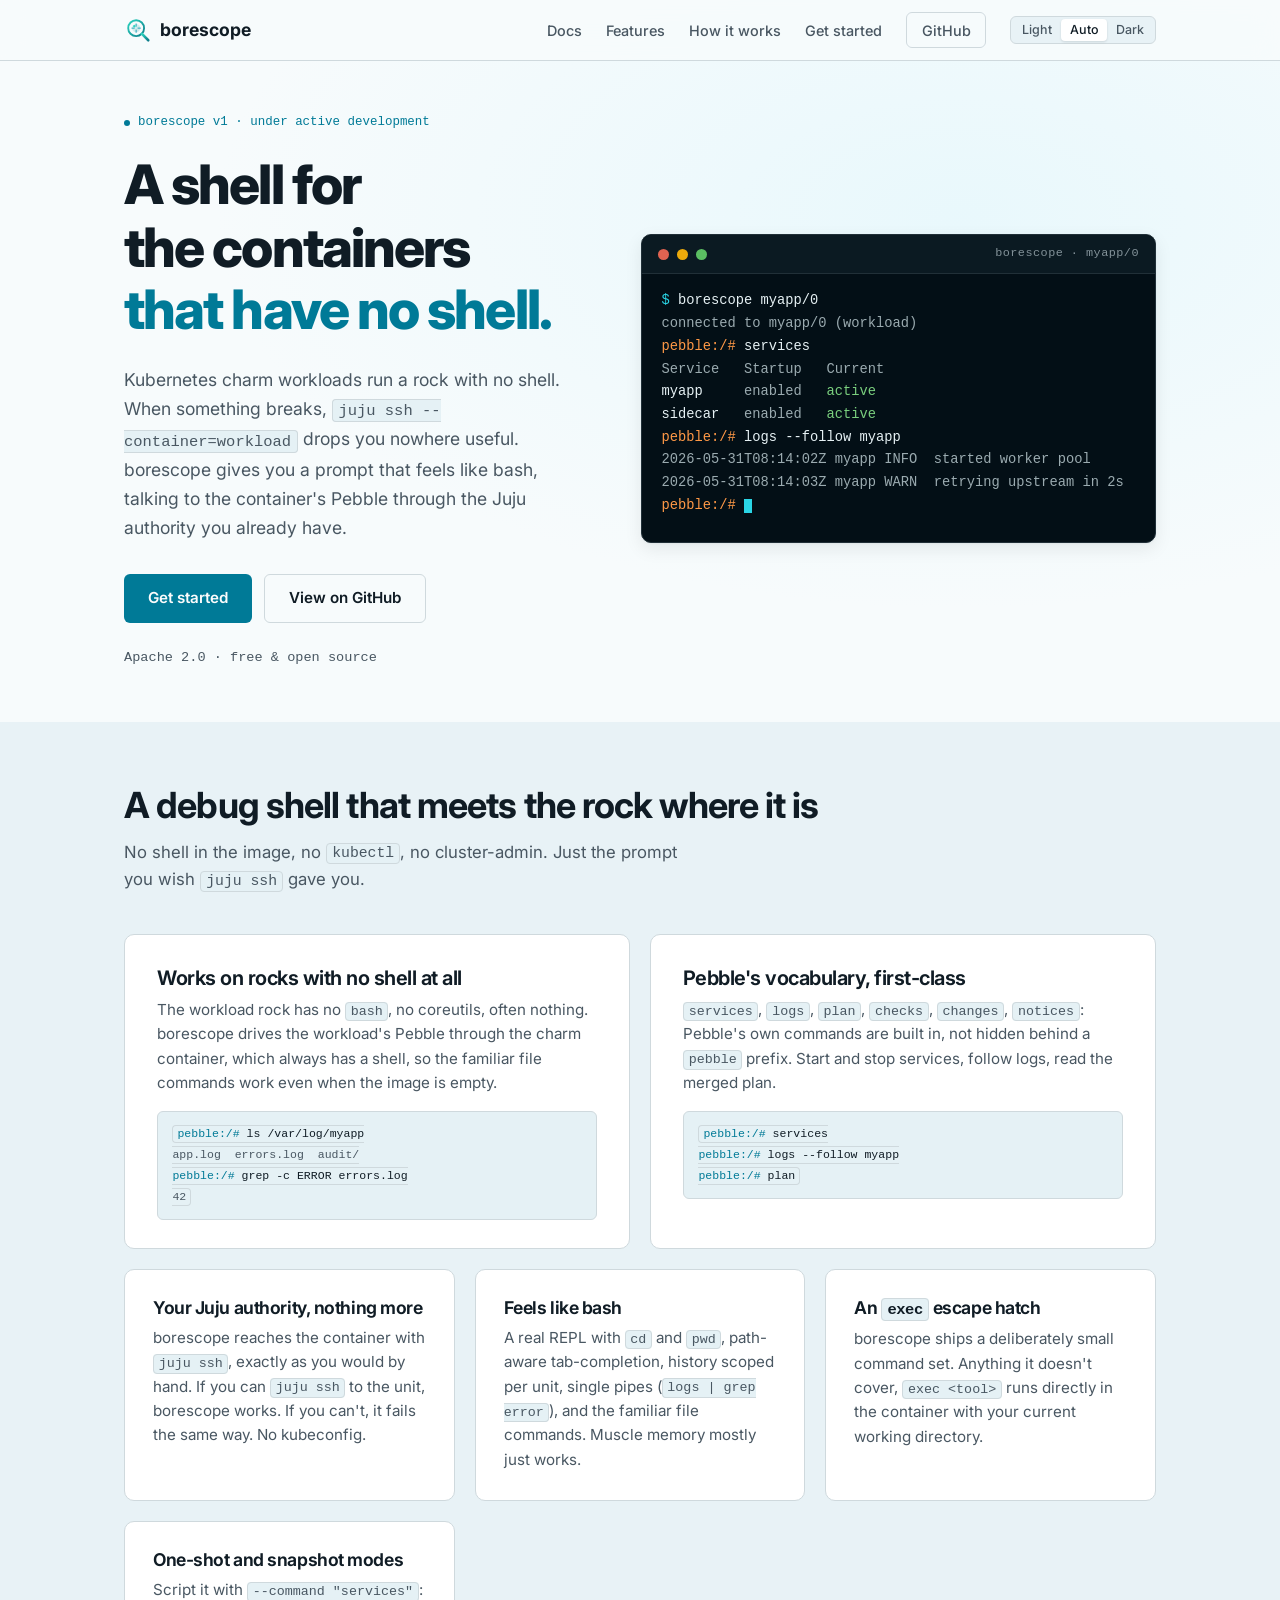
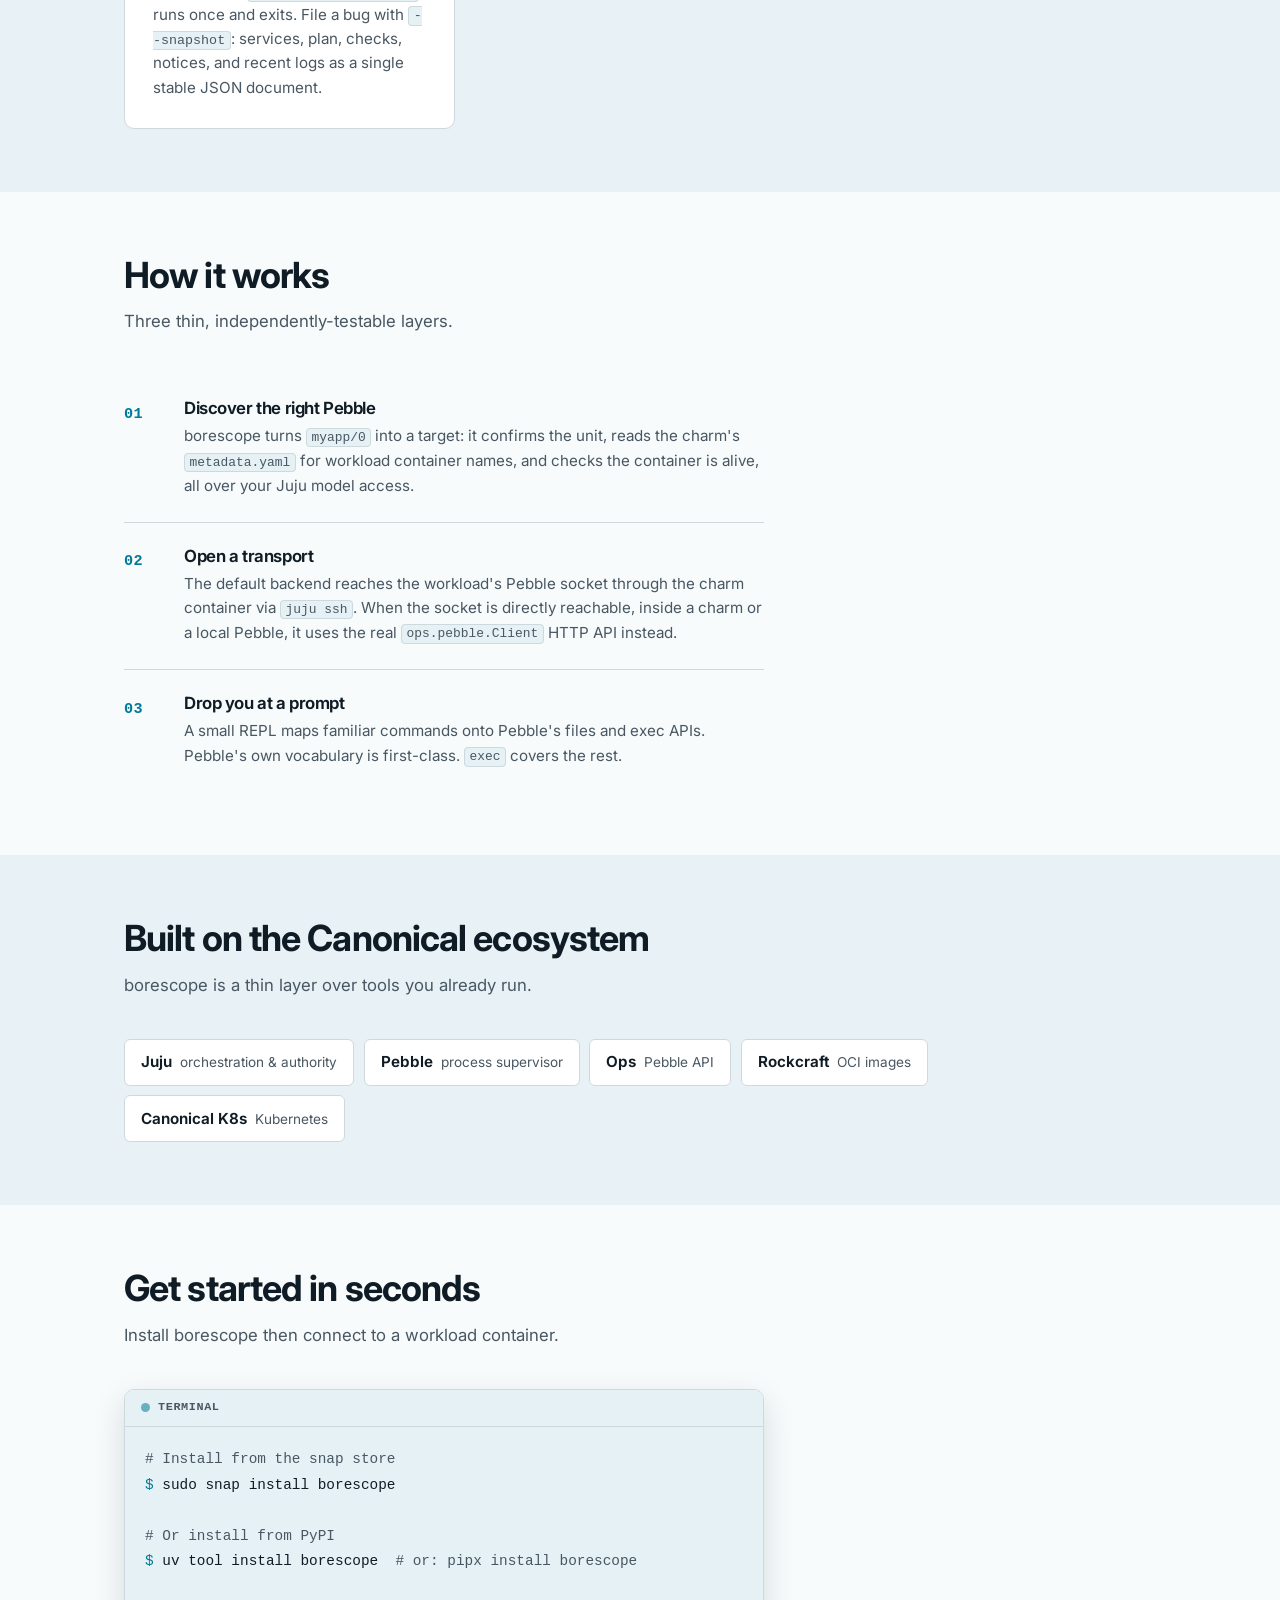
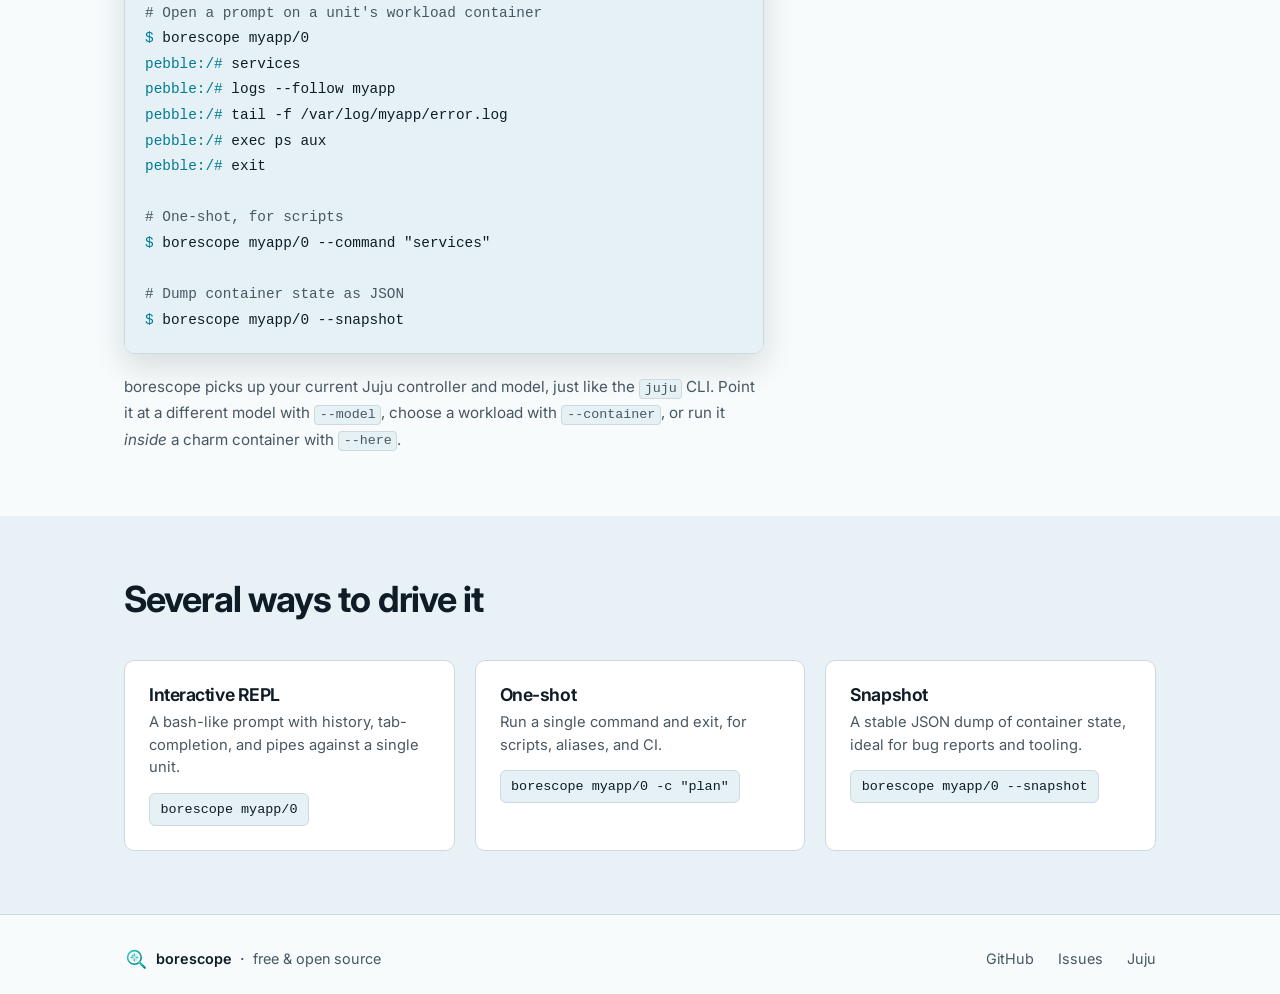
<file: docs/index.html>
<!DOCTYPE html>
<html lang="en">
<head>
<meta charset="utf-8">
<meta name="viewport" content="width=device-width, initial-scale=1">
<title>borescope: a natural shell for Juju Kubernetes workload containers</title>
<meta name="description" content="borescope gives you a bash-like prompt for debugging Juju Kubernetes workload containers. It talks to the container's Pebble through your existing Juju authority. No shell in the rock, no kubectl, no cluster-admin.">
<link rel="icon" href="favicon.svg" type="image/svg+xml">
<link rel="preconnect" href="https://fonts.bunny.net">
<link rel="stylesheet" href="https://fonts.bunny.net/css?family=inter:400,500,600,700,800|jetbrains-mono:400,500&display=swap">
<link rel="stylesheet" href="style.css">
<script>
// Apply stored theme before first paint to prevent flash.
(function() {
  var t = localStorage.getItem("borescope-theme");
  if (t && t !== "auto") document.documentElement.setAttribute("data-theme", t);
})();
</script>
</head>
<body>

<a href="#main" class="skip-link">Skip to content</a>

<nav aria-label="Main">
  <div class="nav-inner">
    <a href="#" class="nav-logo">
      <img src="logo.svg" alt="borescope" width="28" height="28">
      <span>borescope</span>
    </a>
    <button class="nav-toggle" aria-label="Open menu" aria-expanded="false" aria-controls="nav-menu">
      <span></span><span></span><span></span>
    </button>
    <div class="nav-links" id="nav-menu">
      <a href="docs/index.html">Docs</a>
      <a href="#features">Features</a>
      <a href="#how-it-works">How it works</a>
      <a href="#quickstart">Get started</a>
      <a href="https://github.com/tonyandrewmeyer/borescope" target="_blank" rel="noopener" class="btn btn-sm">GitHub</a>
      <div class="theme-switcher" role="group" aria-label="Colour theme">
        <button type="button" data-theme="light" aria-pressed="false">Light</button>
        <button type="button" data-theme="auto" aria-pressed="true">Auto</button>
        <button type="button" data-theme="dark" aria-pressed="false">Dark</button>
      </div>
    </div>
  </div>
</nav>

<main id="main">

<!-- Hero: split layout, terminal as the visual anchor. -->
<section class="hero">
  <div class="container hero-grid">
    <div class="hero-copy">
      <span class="hero-eyebrow">borescope v1 &middot; under active development</span>
      <h1>A shell for the containers <em>that have no shell.</em></h1>
      <p class="hero-subtitle">
        Kubernetes charm workloads run a rock with no shell. When something
        breaks, <code>juju ssh --container=workload</code> drops you nowhere
        useful. borescope gives you a prompt that feels like bash, talking
        to the container's Pebble through the Juju authority you already have.
      </p>
      <div class="hero-actions">
        <a href="#quickstart" class="btn btn-primary">Get started</a>
        <a href="https://github.com/tonyandrewmeyer/borescope" target="_blank" rel="noopener" class="btn btn-outline">View on GitHub</a>
      </div>
      <div class="hero-badge">Apache&nbsp;2.0 &middot; free &amp; open source</div>
    </div>

    <div class="hero-term" role="img" aria-label="Terminal showing a borescope session: connecting to myapp/0, listing services, and tailing logs.">
      <div class="hero-term-bar" aria-hidden="true">
        <i></i><i></i><i></i>
        <span>borescope &middot; myapp/0</span>
      </div>
      <div class="hero-term-body" aria-hidden="true">
<span class="ln"><span class="prompt">$</span> <span class="cmd">borescope myapp/0</span></span>
<span class="ln"><span class="out">connected to myapp/0 (workload)</span></span>
<span class="ln"><span class="pebble">pebble:/#</span> <span class="cmd">services</span></span>
<span class="ln"><span class="out">Service   Startup   Current</span></span>
<span class="ln"><span class="out-em">myapp</span>     <span class="out">enabled   </span><span class="out-ok">active</span></span>
<span class="ln"><span class="out-em">sidecar</span>   <span class="out">enabled   </span><span class="out-ok">active</span></span>
<span class="ln"><span class="pebble">pebble:/#</span> <span class="cmd">logs --follow myapp</span></span>
<span class="ln"><span class="out">2026-05-31T08:14:02Z myapp INFO  started worker pool</span></span>
<span class="ln"><span class="out">2026-05-31T08:14:03Z myapp WARN  retrying upstream in 2s</span></span>
<span class="ln"><span class="pebble">pebble:/#</span> <span class="cursor"></span></span>
      </div>
    </div>
  </div>
</section>

<!-- Features: mixed-weight grid, two lead cards with sample code, four
     compact tiles. No emoji icons. -->
<section id="features" class="features">
  <div class="container">
    <div class="section-head">
      <h2>A debug shell that meets the rock where it is</h2>
      <p class="section-subtitle">
        No shell in the image, no <code>kubectl</code>, no cluster-admin. Just the
        prompt you wish <code>juju ssh</code> gave you.
      </p>
    </div>

    <div class="feature-grid">

      <div class="feature-card lead">
        <h3>Works on rocks with no shell at all</h3>
        <p>
          The workload rock has no <code>bash</code>, no coreutils, often
          nothing. borescope drives the workload's Pebble through the charm
          container, which always has a shell, so the familiar file commands
          work even when the image is empty.
        </p>
<pre><code><span class="prompt">pebble:/#</span> ls /var/log/myapp
<span class="comment">app.log  errors.log  audit/</span>
<span class="prompt">pebble:/#</span> grep -c ERROR errors.log
<span class="comment">42</span></code></pre>
      </div>

      <div class="feature-card lead">
        <h3>Pebble's vocabulary, first-class</h3>
        <p>
          <code>services</code>, <code>logs</code>, <code>plan</code>,
          <code>checks</code>, <code>changes</code>, <code>notices</code>:
          Pebble's own commands are built in, not hidden behind a
          <code>pebble</code> prefix. Start and stop services, follow logs,
          read the merged plan.
        </p>
<pre><code><span class="prompt">pebble:/#</span> services
<span class="prompt">pebble:/#</span> logs --follow myapp
<span class="prompt">pebble:/#</span> plan</code></pre>
      </div>

      <div class="feature-card">
        <h3>Your Juju authority, nothing more</h3>
        <p>
          borescope reaches the container with <code>juju ssh</code>, exactly
          as you would by hand. If you can <code>juju ssh</code> to the unit,
          borescope works. If you can't, it fails the same way. No kubeconfig.
        </p>
      </div>

      <div class="feature-card">
        <h3>Feels like bash</h3>
        <p>
          A real REPL with <code>cd</code> and <code>pwd</code>, path-aware
          tab-completion, history scoped per unit, single pipes
          (<code>logs | grep error</code>), and the familiar file commands.
          Muscle memory mostly just works.
        </p>
      </div>

      <div class="feature-card">
        <h3>An <code>exec</code> escape hatch</h3>
        <p>
          borescope ships a deliberately small command set. Anything it
          doesn't cover, <code>exec &lt;tool&gt;</code> runs directly in the
          container with your current working directory.
        </p>
      </div>

      <div class="feature-card">
        <h3>One-shot and snapshot modes</h3>
        <p>
          Script it with <code>--command "services"</code>: runs once and exits.
          File a bug with <code>--snapshot</code>: services, plan, checks,
          notices, and recent logs as a single stable JSON document.
        </p>
      </div>

    </div>
  </div>
</section>

<!-- How it works. -->
<section id="how-it-works" class="how-it-works">
  <div class="container">
    <div class="section-head">
      <h2>How it works</h2>
      <p class="section-subtitle">Three thin, independently-testable layers.</p>
    </div>

    <ol class="steps">
      <li class="step">
        <div class="step-content">
          <h3>Discover the right Pebble</h3>
          <p>
            borescope turns <code>myapp/0</code> into a target: it confirms
            the unit, reads the charm's <code>metadata.yaml</code> for
            workload container names, and checks the container is alive,
            all over your Juju model access.
          </p>
        </div>
      </li>
      <li class="step">
        <div class="step-content">
          <h3>Open a transport</h3>
          <p>
            The default backend reaches the workload's Pebble socket through
            the charm container via <code>juju ssh</code>. When the socket is
            directly reachable, inside a charm or a local Pebble, it uses the
            real <code>ops.pebble.Client</code> HTTP API instead.
          </p>
        </div>
      </li>
      <li class="step">
        <div class="step-content">
          <h3>Drop you at a prompt</h3>
          <p>
            A small REPL maps familiar commands onto Pebble's files and exec
            APIs. Pebble's own vocabulary is first-class. <code>exec</code>
            covers the rest.
          </p>
        </div>
      </li>
    </ol>
  </div>
</section>

<!-- Ecosystem: inline list, not a card grid. -->
<section class="ecosystem">
  <div class="container">
    <div class="section-head">
      <h2>Built on the Canonical ecosystem</h2>
      <p class="section-subtitle">
        borescope is a thin layer over tools you already run.
      </p>
    </div>
    <ul class="eco-list">
      <li><strong>Juju</strong><span>orchestration &amp; authority</span></li>
      <li><strong>Pebble</strong><span>process supervisor</span></li>
      <li><strong>Ops</strong><span>Pebble API</span></li>
      <li><strong>Rockcraft</strong><span>OCI images</span></li>
      <li><strong>Canonical K8s</strong><span>Kubernetes</span></li>
    </ul>
  </div>
</section>

<!-- Quick start. -->
<section id="quickstart" class="quickstart">
  <div class="container">
    <div class="section-head">
      <h2>Get started in seconds</h2>
      <p class="section-subtitle">
        Install borescope then connect to a workload container.
      </p>
    </div>

    <div class="code-block">
      <div class="code-header"><i></i> Terminal</div>
      <pre><code><span class="comment"># Install from the snap store</span>
<span class="prompt">$</span> sudo snap install borescope

<span class="comment"># Or install from PyPI</span>
<span class="prompt">$</span> uv tool install borescope  <span class="comment"># or: pipx install borescope</span>

<span class="comment"># Open a prompt on a unit's workload container</span>
<span class="prompt">$</span> borescope myapp/0
<span class="prompt">pebble:/#</span> services
<span class="prompt">pebble:/#</span> logs --follow myapp
<span class="prompt">pebble:/#</span> tail -f /var/log/myapp/error.log
<span class="prompt">pebble:/#</span> exec ps aux
<span class="prompt">pebble:/#</span> exit

<span class="comment"># One-shot, for scripts</span>
<span class="prompt">$</span> borescope myapp/0 --command "services"

<span class="comment"># Dump container state as JSON</span>
<span class="prompt">$</span> borescope myapp/0 --snapshot</code></pre>
    </div>

    <p class="quickstart-note">
      borescope picks up your current Juju controller and model, just like
      the <code>juju</code> CLI. Point it at a different model with
      <code>--model</code>, choose a workload with <code>--container</code>,
      or run it <em>inside</em> a charm container with <code>--here</code>.
    </p>
  </div>
</section>

<!-- Interfaces. -->
<section class="interfaces">
  <div class="container">
    <div class="section-head">
      <h2>Several ways to drive it</h2>
    </div>
    <div class="interface-grid">
      <div class="interface-card">
        <h3>Interactive REPL</h3>
        <p>A bash-like prompt with history, tab-completion, and pipes against a single unit.</p>
        <code>borescope myapp/0</code>
      </div>
      <div class="interface-card">
        <h3>One-shot</h3>
        <p>Run a single command and exit, for scripts, aliases, and CI.</p>
        <code>borescope myapp/0 -c "plan"</code>
      </div>
      <div class="interface-card">
        <h3>Snapshot</h3>
        <p>A stable JSON dump of container state, ideal for bug reports and tooling.</p>
        <code>borescope myapp/0 --snapshot</code>
      </div>
    </div>
  </div>
</section>

</main>

<footer>
  <div class="container footer-inner">
    <div class="footer-left">
      <img src="logo.svg" alt="borescope" width="24" height="24">
      <span>borescope</span>
      <span class="footer-sep">&middot;</span>
      <span>free &amp; open source</span>
    </div>
    <div class="footer-links">
      <a href="https://github.com/tonyandrewmeyer/borescope" target="_blank" rel="noopener">GitHub</a>
      <a href="https://github.com/tonyandrewmeyer/borescope/issues" target="_blank" rel="noopener">Issues</a>
      <a href="https://juju.is" target="_blank" rel="noopener">Juju</a>
    </div>
  </div>
</footer>

<script>
// Mobile navigation toggle.
(function() {
  var toggle = document.querySelector(".nav-toggle");
  var links = document.querySelector(".nav-links");
  if (!toggle || !links) return;

  toggle.addEventListener("click", function() {
    var open = links.classList.toggle("open");
    toggle.classList.toggle("open", open);
    toggle.setAttribute("aria-expanded", String(open));
    toggle.setAttribute("aria-label", open ? "Close menu" : "Open menu");
  });

  links.querySelectorAll("a").forEach(function(a) {
    a.addEventListener("click", function() {
      links.classList.remove("open");
      toggle.classList.remove("open");
      toggle.setAttribute("aria-expanded", "false");
      toggle.setAttribute("aria-label", "Open menu");
    });
  });
})();

// Theme switcher.
(function() {
  var root = document.documentElement;
  var buttons = document.querySelectorAll(".theme-switcher button");
  var stored = localStorage.getItem("borescope-theme") || "auto";

  function apply(theme) {
    if (theme === "auto") {
      root.removeAttribute("data-theme");
    } else {
      root.setAttribute("data-theme", theme);
    }
    buttons.forEach(function(btn) {
      btn.setAttribute("aria-pressed", btn.getAttribute("data-theme") === theme ? "true" : "false");
    });
    localStorage.setItem("borescope-theme", theme);
  }

  buttons.forEach(function(btn) {
    btn.addEventListener("click", function() {
      apply(btn.getAttribute("data-theme"));
    });
  });

  apply(stored);
})();

// Fade-in on scroll.
var observer = new IntersectionObserver(function(entries) {
  entries.forEach(function(entry) {
    if (entry.isIntersecting) {
      entry.target.classList.add("visible");
    }
  });
}, { threshold: 0.1 });

document.querySelectorAll(".feature-card, .step, .interface-card, .eco-list li").forEach(function(el) {
  el.classList.add("fade-in");
  observer.observe(el);
});
</script>

</body>
</html>
</file>
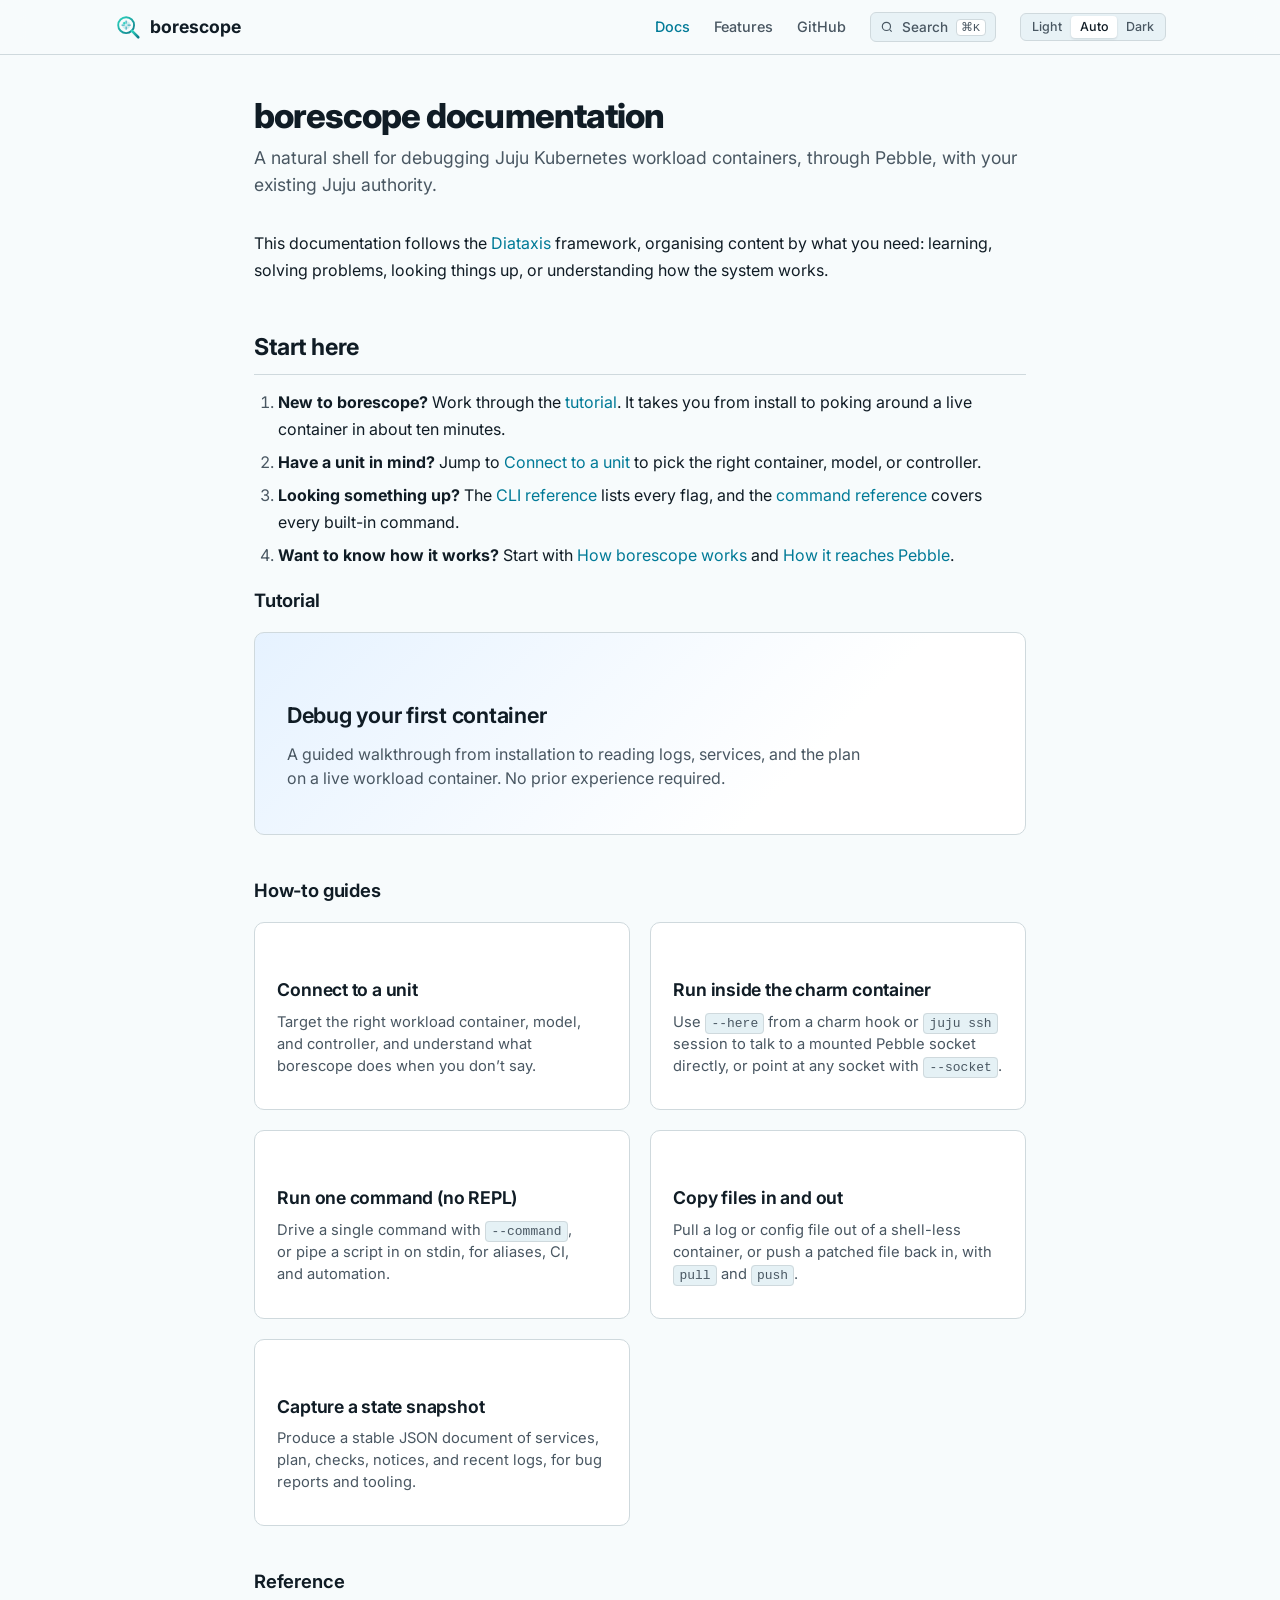
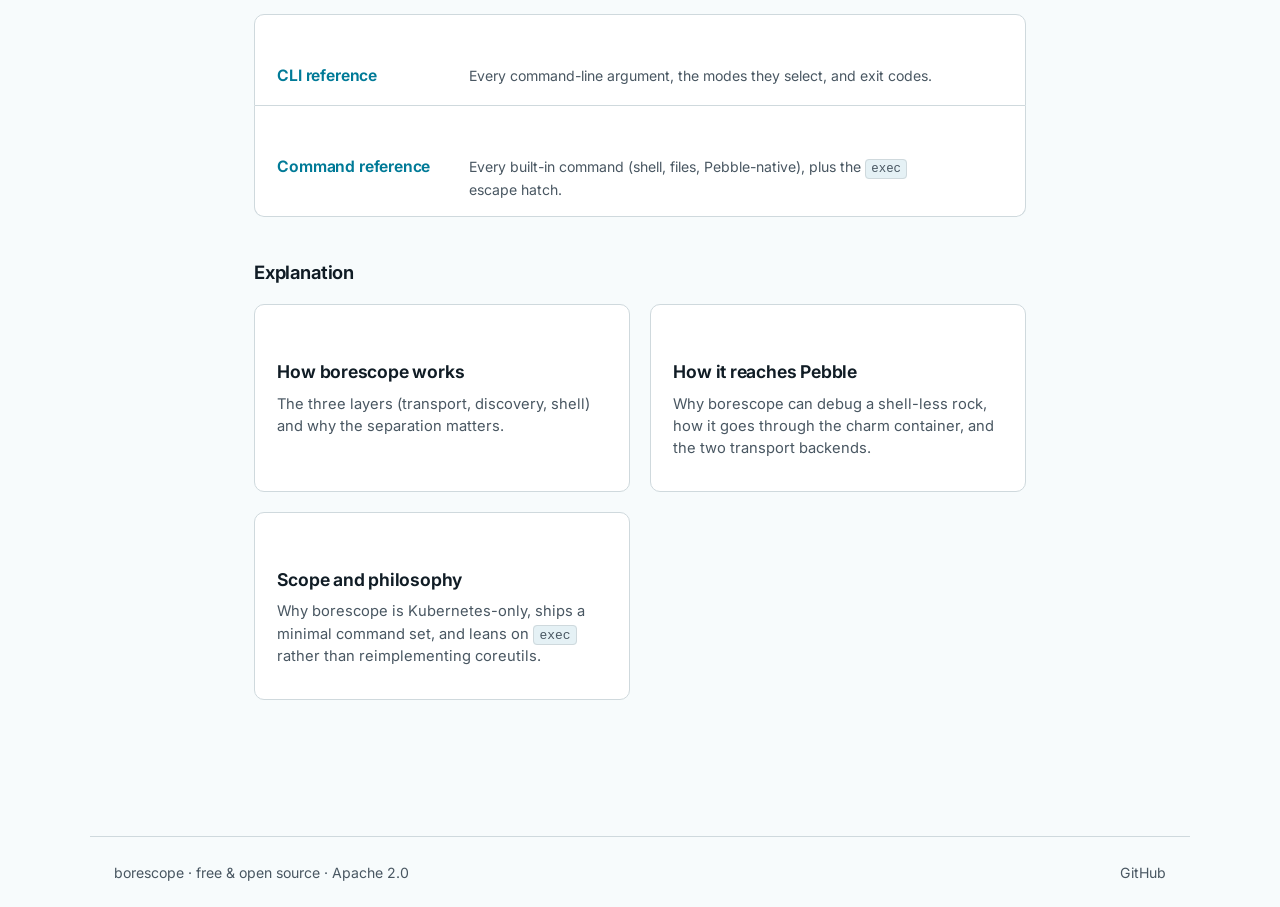
<file: docs/docs/index.html>
<!DOCTYPE html>
<html lang="en">
<head>
<meta charset="utf-8">
<meta name="viewport" content="width=device-width, initial-scale=1">
<title>Documentation: borescope</title>
<meta name="description" content="borescope documentation: tutorial, how-to guides, reference, and explanation for debugging Juju Kubernetes workload containers.">
<link rel="icon" href="../favicon.svg" type="image/svg+xml">
<link rel="preconnect" href="https://fonts.bunny.net">
<link rel="stylesheet" href="https://fonts.bunny.net/css?family=inter:400,500,600,700,800|jetbrains-mono:400&display=swap">
<link rel="stylesheet" href="docs.css">
<script>
// Apply stored theme before first paint to prevent flash.
(function() {
  var t = localStorage.getItem("borescope-theme");
  if (t && t !== "auto") document.documentElement.setAttribute("data-theme", t);
})();
</script>
</head>
<body>

<a href="#main" class="skip-link">Skip to content</a>

<nav class="doc-nav" aria-label="Main">
  <div class="doc-nav-inner">
    <a href="../index.html" class="doc-nav-logo">
      <img src="../logo.svg" alt="borescope" width="28" height="28">
      <span>borescope</span>
    </a>
    <button class="doc-nav-toggle" aria-label="Open menu" aria-expanded="false" aria-controls="nav-menu">
      <span></span><span></span><span></span>
    </button>
    <div class="doc-nav-links" id="nav-menu">
      <a href="index.html" class="current">Docs</a>
      <a href="../index.html#features">Features</a>
      <a href="https://github.com/tonyandrewmeyer/borescope" target="_blank" rel="noopener">GitHub</a>
      <button type="button" class="palette-trigger" aria-label="Search docs" aria-keyshortcuts="Control+K Meta+K">
        <svg width="14" height="14" viewBox="0 0 24 24" fill="none" stroke="currentColor" stroke-width="2" aria-hidden="true"><circle cx="11" cy="11" r="7"/><path d="m20 20-3-3"/></svg>
        <span>Search</span>
        <kbd>⌘K</kbd>
      </button>
      <div class="theme-switcher" role="group" aria-label="Colour theme">
        <button type="button" data-theme="light" aria-pressed="false">Light</button>
        <button type="button" data-theme="auto" aria-pressed="true">Auto</button>
        <button type="button" data-theme="dark" aria-pressed="false">Dark</button>
      </div>
    </div>
  </div>
</nav>

<dialog class="palette" aria-label="Search documentation">
  <div class="palette-inner">
    <div class="palette-input-row">
      <svg width="16" height="16" viewBox="0 0 24 24" fill="none" stroke="currentColor" stroke-width="2" aria-hidden="true"><circle cx="11" cy="11" r="7"/><path d="m20 20-3-3"/></svg>
      <input type="search" class="palette-input" placeholder="Search docs..." autocomplete="off" spellcheck="false" aria-label="Type to filter pages" aria-controls="palette-list" aria-activedescendant="">
      <kbd>Esc</kbd>
    </div>
    <ul class="palette-list" id="palette-list" role="listbox"></ul>
    <div class="palette-empty" hidden>No pages match. Try a different search.</div>
    <div class="palette-footer">
      <span><kbd>↑</kbd><kbd>↓</kbd> Navigate</span>
      <span><kbd>Enter</kbd> Open</span>
      <span><kbd>Esc</kbd> Close</span>
    </div>
  </div>
</dialog>

<script type="application/json" id="palette-data">[{"slug":"index","label":"Documentation home","section":""},{"slug":"tutorial","label":"Debug your first container","section":"Tutorial"},{"slug":"howto-connect","label":"Connect to a unit","section":"How-to guides"},{"slug":"howto-here","label":"Run inside the charm container","section":"How-to guides"},{"slug":"howto-oneshot","label":"Run one command (no REPL)","section":"How-to guides"},{"slug":"howto-files","label":"Copy files in and out","section":"How-to guides"},{"slug":"howto-snapshot","label":"Capture a state snapshot","section":"How-to guides"},{"slug":"reference-cli","label":"CLI reference","section":"Reference"},{"slug":"reference-commands","label":"Command reference","section":"Reference"},{"slug":"reference-pebble","label":"Pebble compatibility","section":"Reference"},{"slug":"explanation-architecture","label":"How borescope works","section":"Explanation"},{"slug":"explanation-transport","label":"How it reaches Pebble","section":"Explanation"},{"slug":"explanation-scope","label":"Scope and philosophy","section":"Explanation"}]</script>
<div class="doc-layout" style="max-width: var(--max-w); padding-top: 6rem;">
  <main id="main" class="doc-content">
    <h1>borescope documentation</h1>
    <p class="subtitle">
      A natural shell for debugging Juju Kubernetes workload containers, through Pebble, with your existing Juju authority.
    </p>

<p>
  This documentation follows the
  <a href="https://diataxis.fr/" target="_blank" rel="noopener">Diataxis</a> framework, organising
  content by what you need: learning, solving problems, looking things
  up, or understanding how the system works.
</p>
<h2 id="start-here">Start here</h2>
<ol>
  <li>
    <strong>New to borescope?</strong> Work through the
    <a href="tutorial.html">tutorial</a>. It takes you from install to
    poking around a live container in about ten minutes.
  </li>
  <li>
    <strong>Have a unit in mind?</strong> Jump to
    <a href="howto-connect.html">Connect to a unit</a> to pick the right
    container, model, or controller.
  </li>
  <li>
    <strong>Looking something up?</strong> The
    <a href="reference-cli.html">CLI reference</a> lists every flag, and the
    <a href="reference-commands.html">command reference</a> covers every
    built-in command.
  </li>
  <li>
    <strong>Want to know how it works?</strong> Start with
    <a href="explanation-architecture.html">How borescope works</a> and
    <a href="explanation-transport.html">How it reaches Pebble</a>.
  </li>
</ol>
<section class="doc-section tutorial">
<h2>Tutorial</h2>
<div class="doc-cards">
  <a href="tutorial.html" class="doc-card">
    <h3>Debug your first container</h3>
    <p>
      A guided walkthrough from installation to reading logs, services,
      and the plan on a live workload container. No prior experience
      required.
    </p>
  </a>
</div>
</section>
<section class="doc-section howto">
<h2>How-to guides</h2>
<div class="doc-cards">
  <a href="howto-connect.html" class="doc-card">
    <h3>Connect to a unit</h3>
    <p>
      Target the right workload container, model, and controller, and
      understand what borescope does when you don&rsquo;t say.
    </p>
  </a>
  <a href="howto-here.html" class="doc-card">
    <h3>Run inside the charm container</h3>
    <p>
      Use <code>--here</code> from a charm hook or <code>juju ssh</code>
      session to talk to a mounted Pebble socket directly, or point at
      any socket with <code>--socket</code>.
    </p>
  </a>
  <a href="howto-oneshot.html" class="doc-card">
    <h3>Run one command (no REPL)</h3>
    <p>
      Drive a single command with <code>--command</code>, or pipe a
      script in on stdin, for aliases, CI, and automation.
    </p>
  </a>
  <a href="howto-files.html" class="doc-card">
    <h3>Copy files in and out</h3>
    <p>
      Pull a log or config file out of a shell-less container, or push a
      patched file back in, with <code>pull</code> and <code>push</code>.
    </p>
  </a>
  <a href="howto-snapshot.html" class="doc-card">
    <h3>Capture a state snapshot</h3>
    <p>
      Produce a stable JSON document of services, plan, checks, notices,
      and recent logs, for bug reports and tooling.
    </p>
  </a>
</div>
</section>
<section class="doc-section reference">
<h2>Reference</h2>
<div class="doc-cards">
  <a href="reference-cli.html" class="doc-card">
    <h3>CLI reference</h3>
    <p>Every command-line argument, the modes they select, and exit codes.</p>
  </a>
  <a href="reference-commands.html" class="doc-card">
    <h3>Command reference</h3>
    <p>Every built-in command (shell, files, Pebble-native), plus the <code>exec</code> escape hatch.</p>
  </a>
</div>
</section>
<section class="doc-section explanation">
<h2>Explanation</h2>
<div class="doc-cards">
  <a href="explanation-architecture.html" class="doc-card">
    <h3>How borescope works</h3>
    <p>
      The three layers (transport, discovery, shell) and why the
      separation matters.
    </p>
  </a>
  <a href="explanation-transport.html" class="doc-card">
    <h3>How it reaches Pebble</h3>
    <p>
      Why borescope can debug a shell-less rock, how it goes through the
      charm container, and the two transport backends.
    </p>
  </a>
  <a href="explanation-scope.html" class="doc-card">
    <h3>Scope and philosophy</h3>
    <p>
      Why borescope is Kubernetes-only, ships a minimal command set, and
      leans on <code>exec</code> rather than reimplementing coreutils.
    </p>
  </a>
</div>
</section>
  </main>
</div>

<footer class="doc-footer">
  <div class="doc-footer-inner">
    <span>borescope &middot; free &amp; open source &middot; Apache 2.0</span>
    <div>
      <a href="https://github.com/tonyandrewmeyer/borescope" target="_blank" rel="noopener">GitHub</a>
    </div>
  </div>
</footer>

<script>
(function() {
  var toggle = document.querySelector('.doc-nav-toggle');
  var links = document.querySelector('.doc-nav-links');
  if (!toggle || !links) return;
  toggle.addEventListener('click', function() {
    var open = links.classList.toggle('open');
    toggle.classList.toggle('open', open);
    toggle.setAttribute('aria-expanded', String(open));
    toggle.setAttribute('aria-label', open ? 'Close menu' : 'Open menu');
  });
  links.querySelectorAll('a').forEach(function(a) {
    a.addEventListener('click', function() {
      links.classList.remove('open');
      toggle.classList.remove('open');
      toggle.setAttribute('aria-expanded', 'false');
      toggle.setAttribute('aria-label', 'Open menu');
    });
  });
})();

(function() {
  var root = document.documentElement;
  var buttons = document.querySelectorAll('.theme-switcher button');
  if (!buttons.length) return;
  var stored = localStorage.getItem('borescope-theme') || 'auto';
  function apply(theme) {
    if (theme === 'auto') root.removeAttribute('data-theme');
    else root.setAttribute('data-theme', theme);
    buttons.forEach(function(btn) {
      btn.setAttribute('aria-pressed', btn.getAttribute('data-theme') === theme ? 'true' : 'false');
    });
    localStorage.setItem('borescope-theme', theme);
  }
  buttons.forEach(function(btn) {
    btn.addEventListener('click', function() { apply(btn.getAttribute('data-theme')); });
  });
  apply(stored);
})();

// Command palette: Cmd/Ctrl-K opens, type to filter, arrows to navigate.
(function() {
  var dialog = document.querySelector('.palette');
  var dataEl = document.getElementById('palette-data');
  var triggers = document.querySelectorAll('.palette-trigger');
  if (!dialog || !dataEl || typeof dialog.showModal !== 'function') return;

  var pages;
  try { pages = JSON.parse(dataEl.textContent); } catch (e) { return; }

  var input = dialog.querySelector('.palette-input');
  var list = dialog.querySelector('.palette-list');
  var empty = dialog.querySelector('.palette-empty');
  var here = (location.pathname.split('/').pop() || 'index.html').replace('.html', '');
  var idx = 0;
  var visible = [];

  function render(query) {
    var q = (query || '').toLowerCase().trim();
    list.innerHTML = '';
    visible = pages.filter(function(p) {
      if (!q) return true;
      return p.label.toLowerCase().indexOf(q) !== -1
          || p.section.toLowerCase().indexOf(q) !== -1
          || p.slug.toLowerCase().indexOf(q) !== -1;
    });
    if (!visible.length) {
      empty.hidden = false;
      input.setAttribute('aria-activedescendant', '');
      return;
    }
    empty.hidden = true;
    idx = 0;
    visible.forEach(function(p, i) {
      var li = document.createElement('li');
      li.id = 'palette-item-' + i;
      li.className = 'palette-item' + (p.slug === here ? ' current' : '');
      li.setAttribute('role', 'option');
      li.setAttribute('data-href', p.slug + '.html');
      li.innerHTML = '<span class="palette-item-label">' + p.label + '</span>'
                   + (p.section ? '<span class="palette-item-section">' + p.section + '</span>' : '<span class="palette-item-section">Index</span>');
      li.addEventListener('mouseenter', function() { setActive(i); });
      li.addEventListener('click', function() { open(visible[i]); });
      list.appendChild(li);
    });
    setActive(0);
  }

  function setActive(i) {
    if (!visible.length) return;
    idx = (i + visible.length) % visible.length;
    Array.prototype.forEach.call(list.children, function(li, j) {
      li.setAttribute('aria-selected', j === idx ? 'true' : 'false');
      if (j === idx) {
        input.setAttribute('aria-activedescendant', li.id);
        var top = li.offsetTop, bot = top + li.offsetHeight;
        if (top < list.scrollTop) list.scrollTop = top;
        else if (bot > list.scrollTop + list.clientHeight) list.scrollTop = bot - list.clientHeight;
      }
    });
  }

  function open(page) {
    if (!page) return;
    location.href = page.slug + '.html';
  }

  function show() {
    if (dialog.open) return;
    input.value = '';
    render('');
    dialog.showModal();
    setTimeout(function() { input.focus(); }, 0);
  }

  triggers.forEach(function(t) { t.addEventListener('click', show); });

  document.addEventListener('keydown', function(e) {
    if ((e.metaKey || e.ctrlKey) && (e.key === 'k' || e.key === 'K')) {
      e.preventDefault();
      if (dialog.open) dialog.close(); else show();
      return;
    }
    var typingInField = e.target && (e.target.tagName === 'INPUT' || e.target.tagName === 'TEXTAREA' || e.target.isContentEditable);
    if (e.key === '/' && !typingInField && !dialog.open) {
      e.preventDefault();
      show();
    }
  });

  input.addEventListener('input', function() { render(input.value); });

  input.addEventListener('keydown', function(e) {
    if (e.key === 'ArrowDown') { e.preventDefault(); setActive(idx + 1); }
    else if (e.key === 'ArrowUp') { e.preventDefault(); setActive(idx - 1); }
    else if (e.key === 'Enter') { e.preventDefault(); open(visible[idx]); }
  });

  dialog.addEventListener('click', function(e) {
    var r = dialog.getBoundingClientRect();
    if (e.clientX < r.left || e.clientX > r.right || e.clientY < r.top || e.clientY > r.bottom) {
      dialog.close();
    }
  });
})();

(function() {
  document.querySelectorAll('.doc-content pre').forEach(function(pre) {
    var code = pre.querySelector('code');
    if (!code) return;
    var btn = document.createElement('button');
    btn.type = 'button';
    btn.className = 'copy-btn';
    btn.textContent = 'Copy';
    btn.setAttribute('aria-label', 'Copy code to clipboard');
    btn.addEventListener('click', function() {
      var text = code.innerText;
      var done = function() {
        btn.textContent = 'Copied';
        btn.classList.add('copied');
        setTimeout(function() {
          btn.textContent = 'Copy';
          btn.classList.remove('copied');
        }, 1500);
      };
      if (navigator.clipboard && navigator.clipboard.writeText) {
        navigator.clipboard.writeText(text).then(done, function() {});
      } else {
        var ta = document.createElement('textarea');
        ta.value = text;
        ta.setAttribute('readonly', '');
        ta.style.position = 'absolute';
        ta.style.left = '-9999px';
        document.body.appendChild(ta);
        ta.select();
        try { document.execCommand('copy'); done(); } catch (e) {}
        document.body.removeChild(ta);
      }
    });
    pre.appendChild(btn);
  });
})();
</script>

</body>
</html>
</file>
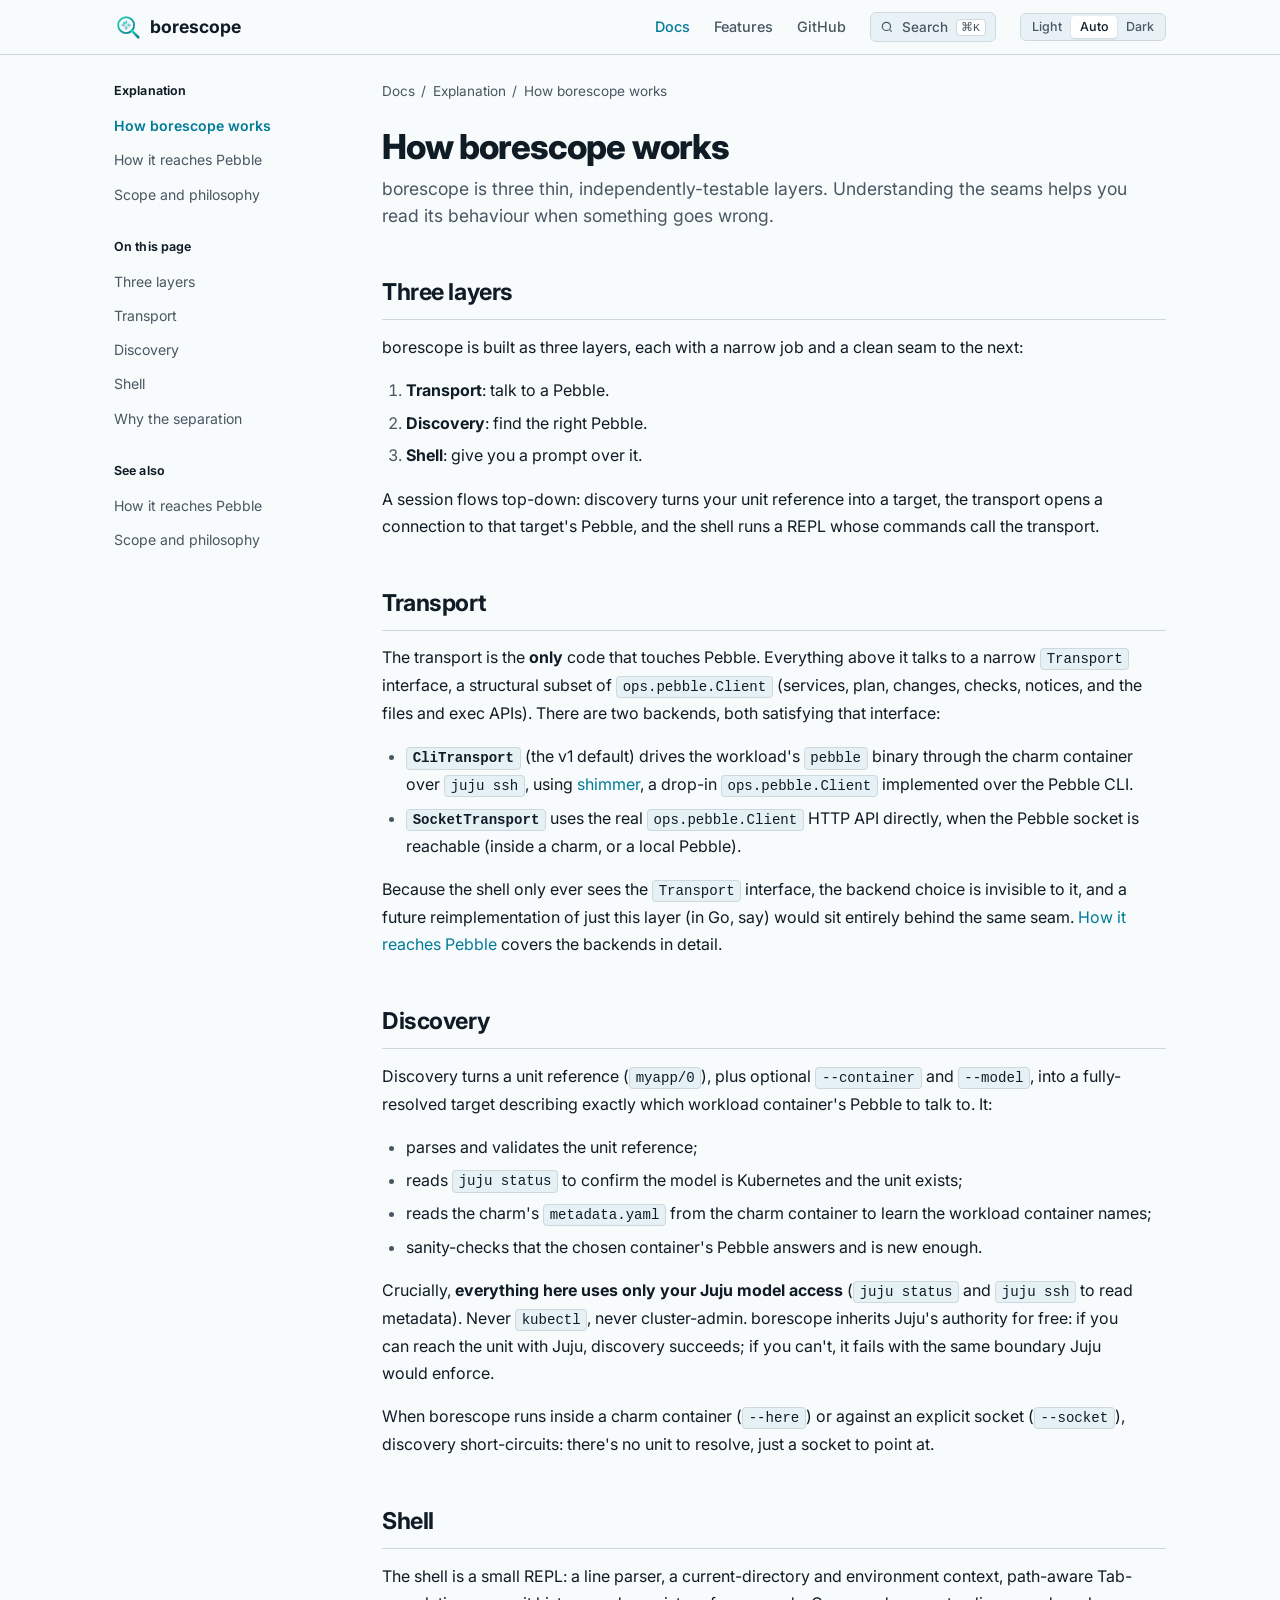
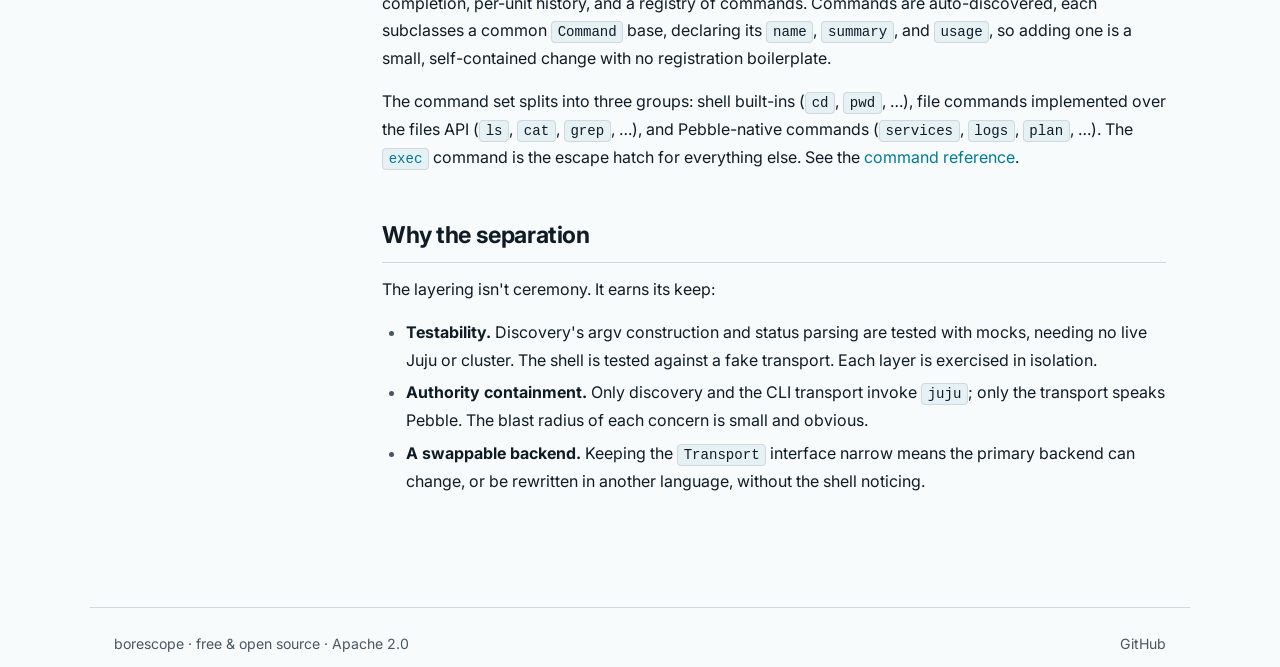
<file: docs/docs/explanation-architecture.html>
<!DOCTYPE html>
<html lang="en">
<head>
<meta charset="utf-8">
<meta name="viewport" content="width=device-width, initial-scale=1">
<title>How borescope works: borescope</title>
<meta name="description" content="The three layers behind borescope (transport, discovery, and shell) and why they're separated.">
<link rel="icon" href="../favicon.svg" type="image/svg+xml">
<link rel="preconnect" href="https://fonts.bunny.net">
<link rel="stylesheet" href="https://fonts.bunny.net/css?family=inter:400,500,600,700,800|jetbrains-mono:400&display=swap">
<link rel="stylesheet" href="docs.css">
<script>
// Apply stored theme before first paint to prevent flash.
(function() {
  var t = localStorage.getItem("borescope-theme");
  if (t && t !== "auto") document.documentElement.setAttribute("data-theme", t);
})();
</script>
</head>
<body>

<a href="#main" class="skip-link">Skip to content</a>

<nav class="doc-nav" aria-label="Main">
  <div class="doc-nav-inner">
    <a href="../index.html" class="doc-nav-logo">
      <img src="../logo.svg" alt="borescope" width="28" height="28">
      <span>borescope</span>
    </a>
    <button class="doc-nav-toggle" aria-label="Open menu" aria-expanded="false" aria-controls="nav-menu">
      <span></span><span></span><span></span>
    </button>
    <div class="doc-nav-links" id="nav-menu">
      <a href="index.html" class="current">Docs</a>
      <a href="../index.html#features">Features</a>
      <a href="https://github.com/tonyandrewmeyer/borescope" target="_blank" rel="noopener">GitHub</a>
      <button type="button" class="palette-trigger" aria-label="Search docs" aria-keyshortcuts="Control+K Meta+K">
        <svg width="14" height="14" viewBox="0 0 24 24" fill="none" stroke="currentColor" stroke-width="2" aria-hidden="true"><circle cx="11" cy="11" r="7"/><path d="m20 20-3-3"/></svg>
        <span>Search</span>
        <kbd>⌘K</kbd>
      </button>
      <div class="theme-switcher" role="group" aria-label="Colour theme">
        <button type="button" data-theme="light" aria-pressed="false">Light</button>
        <button type="button" data-theme="auto" aria-pressed="true">Auto</button>
        <button type="button" data-theme="dark" aria-pressed="false">Dark</button>
      </div>
    </div>
  </div>
</nav>

<dialog class="palette" aria-label="Search documentation">
  <div class="palette-inner">
    <div class="palette-input-row">
      <svg width="16" height="16" viewBox="0 0 24 24" fill="none" stroke="currentColor" stroke-width="2" aria-hidden="true"><circle cx="11" cy="11" r="7"/><path d="m20 20-3-3"/></svg>
      <input type="search" class="palette-input" placeholder="Search docs..." autocomplete="off" spellcheck="false" aria-label="Type to filter pages" aria-controls="palette-list" aria-activedescendant="">
      <kbd>Esc</kbd>
    </div>
    <ul class="palette-list" id="palette-list" role="listbox"></ul>
    <div class="palette-empty" hidden>No pages match. Try a different search.</div>
    <div class="palette-footer">
      <span><kbd>↑</kbd><kbd>↓</kbd> Navigate</span>
      <span><kbd>Enter</kbd> Open</span>
      <span><kbd>Esc</kbd> Close</span>
    </div>
  </div>
</dialog>

<script type="application/json" id="palette-data">[{"slug":"index","label":"Documentation home","section":""},{"slug":"tutorial","label":"Debug your first container","section":"Tutorial"},{"slug":"howto-connect","label":"Connect to a unit","section":"How-to guides"},{"slug":"howto-here","label":"Run inside the charm container","section":"How-to guides"},{"slug":"howto-oneshot","label":"Run one command (no REPL)","section":"How-to guides"},{"slug":"howto-files","label":"Copy files in and out","section":"How-to guides"},{"slug":"howto-snapshot","label":"Capture a state snapshot","section":"How-to guides"},{"slug":"reference-cli","label":"CLI reference","section":"Reference"},{"slug":"reference-commands","label":"Command reference","section":"Reference"},{"slug":"reference-pebble","label":"Pebble compatibility","section":"Reference"},{"slug":"explanation-architecture","label":"How borescope works","section":"Explanation"},{"slug":"explanation-transport","label":"How it reaches Pebble","section":"Explanation"},{"slug":"explanation-scope","label":"Scope and philosophy","section":"Explanation"}]</script>
<div class="doc-layout">
  <aside class="doc-sidebar">
    <h4>Explanation</h4>
    <ul>
      <li><a href="explanation-architecture.html" class="current">How borescope works</a></li>
      <li><a href="explanation-transport.html">How it reaches Pebble</a></li>
      <li><a href="explanation-scope.html">Scope and philosophy</a></li>
    </ul>
    <h4>On this page</h4>
    <ul>
      <li><a href="#layers">Three layers</a></li>
      <li><a href="#transport">Transport</a></li>
      <li><a href="#discovery">Discovery</a></li>
      <li><a href="#shell">Shell</a></li>
      <li><a href="#why">Why the separation</a></li>
    </ul>
    <h4>See also</h4>
    <ul>
      <li><a href="explanation-transport.html">How it reaches Pebble</a></li>
      <li><a href="explanation-scope.html">Scope and philosophy</a></li>
    </ul>
  </aside>

  <main id="main" class="doc-content">
    <div class="breadcrumb">
      <a href="index.html">Docs</a><span class="sep">/</span>Explanation<span class="sep">/</span>How borescope works
    </div>

    <h1>How borescope works</h1>
    <p class="subtitle">
      borescope is three thin, independently-testable layers. Understanding the seams helps you read its behaviour when something goes wrong.
    </p>

<h2 id="layers">Three layers</h2>
<p>borescope is built as three layers, each with a narrow job and a clean seam to
the next:</p>
<ol>
<li><strong>Transport</strong>: talk to a Pebble.</li>
<li><strong>Discovery</strong>: find the right Pebble.</li>
<li><strong>Shell</strong>: give you a prompt over it.</li>
</ol>
<p>A session flows top-down: discovery turns your unit reference into a target,
the transport opens a connection to that target's Pebble, and the shell runs a
REPL whose commands call the transport.</p>
<h2 id="transport">Transport</h2>
<p>The transport is the <strong>only</strong> code that touches Pebble. Everything above it
talks to a narrow <code>Transport</code> interface, a structural subset of
<code>ops.pebble.Client</code> (services, plan, changes, checks, notices, and the files
and exec APIs). There are two backends, both satisfying that interface:</p>
<ul>
<li><strong><code>CliTransport</code></strong> (the v1 default) drives the workload's <code>pebble</code> binary
through the charm container over <code>juju ssh</code>, using
<a href="https://github.com/tonyandrewmeyer/shimmer" target="_blank" rel="noopener">shimmer</a>, a drop-in
<code>ops.pebble.Client</code> implemented over the Pebble CLI.</li>
<li><strong><code>SocketTransport</code></strong> uses the real <code>ops.pebble.Client</code> HTTP API directly,
when the Pebble socket is reachable (inside a charm, or a local Pebble).</li>
</ul>
<p>Because the shell only ever sees the <code>Transport</code> interface, the backend choice
is invisible to it, and a future reimplementation of just this layer (in Go,
say) would sit entirely behind the same seam. <a href="explanation-transport.html">How it reaches
Pebble</a> covers the backends in detail.</p>
<h2 id="discovery">Discovery</h2>
<p>Discovery turns a unit reference (<code>myapp/0</code>), plus optional <code>--container</code> and
<code>--model</code>, into a fully-resolved target describing exactly which workload
container's Pebble to talk to. It:</p>
<ul>
<li>parses and validates the unit reference;</li>
<li>reads <code>juju status</code> to confirm the model is Kubernetes and the unit exists;</li>
<li>reads the charm's <code>metadata.yaml</code> from the charm container to learn the
workload container names;</li>
<li>sanity-checks that the chosen container's Pebble answers and is new enough.</li>
</ul>
<p>Crucially, <strong>everything here uses only your Juju model access</strong> (<code>juju status</code>
and <code>juju ssh</code> to read metadata). Never <code>kubectl</code>, never cluster-admin. borescope
inherits Juju's authority for free: if you can reach the unit with Juju,
discovery succeeds; if you can't, it fails with the same boundary Juju would
enforce.</p>
<p>When borescope runs inside a charm container (<code>--here</code>) or against an explicit
socket (<code>--socket</code>), discovery short-circuits: there's no unit to resolve, just
a socket to point at.</p>
<h2 id="shell">Shell</h2>
<p>The shell is a small REPL: a line parser, a current-directory and environment
context, path-aware Tab-completion, per-unit history, and a registry of
commands. Commands are auto-discovered, each subclasses a common <code>Command</code>
base, declaring its <code>name</code>, <code>summary</code>, and <code>usage</code>, so adding one is a small,
self-contained change with no registration boilerplate.</p>
<p>The command set splits into three groups: shell built-ins (<code>cd</code>, <code>pwd</code>, &hellip;),
file commands implemented over the files API (<code>ls</code>, <code>cat</code>, <code>grep</code>, &hellip;), and
Pebble-native commands (<code>services</code>, <code>logs</code>, <code>plan</code>, &hellip;). The
<a href="reference-commands.html#exec"><code>exec</code></a> command is the escape hatch for
everything else. See the <a href="reference-commands.html">command reference</a>.</p>
<h2 id="why">Why the separation</h2>
<p>The layering isn't ceremony. It earns its keep:</p>
<ul>
<li><strong>Testability.</strong> Discovery's argv construction and status parsing are tested
with mocks, needing no live Juju or cluster. The shell is tested against a
fake transport. Each layer is exercised in isolation.</li>
<li><strong>Authority containment.</strong> Only discovery and the CLI transport invoke
<code>juju</code>; only the transport speaks Pebble. The blast radius of each concern is
small and obvious.</li>
<li><strong>A swappable backend.</strong> Keeping the <code>Transport</code> interface narrow means the
primary backend can change, or be rewritten in another language, without
the shell noticing.</li>
</ul>
  </main>
</div>

<footer class="doc-footer">
  <div class="doc-footer-inner">
    <span>borescope &middot; free &amp; open source &middot; Apache 2.0</span>
    <div>
      <a href="https://github.com/tonyandrewmeyer/borescope" target="_blank" rel="noopener">GitHub</a>
    </div>
  </div>
</footer>

<script>
(function() {
  var toggle = document.querySelector('.doc-nav-toggle');
  var links = document.querySelector('.doc-nav-links');
  if (!toggle || !links) return;
  toggle.addEventListener('click', function() {
    var open = links.classList.toggle('open');
    toggle.classList.toggle('open', open);
    toggle.setAttribute('aria-expanded', String(open));
    toggle.setAttribute('aria-label', open ? 'Close menu' : 'Open menu');
  });
  links.querySelectorAll('a').forEach(function(a) {
    a.addEventListener('click', function() {
      links.classList.remove('open');
      toggle.classList.remove('open');
      toggle.setAttribute('aria-expanded', 'false');
      toggle.setAttribute('aria-label', 'Open menu');
    });
  });
})();

(function() {
  var root = document.documentElement;
  var buttons = document.querySelectorAll('.theme-switcher button');
  if (!buttons.length) return;
  var stored = localStorage.getItem('borescope-theme') || 'auto';
  function apply(theme) {
    if (theme === 'auto') root.removeAttribute('data-theme');
    else root.setAttribute('data-theme', theme);
    buttons.forEach(function(btn) {
      btn.setAttribute('aria-pressed', btn.getAttribute('data-theme') === theme ? 'true' : 'false');
    });
    localStorage.setItem('borescope-theme', theme);
  }
  buttons.forEach(function(btn) {
    btn.addEventListener('click', function() { apply(btn.getAttribute('data-theme')); });
  });
  apply(stored);
})();

// Command palette: Cmd/Ctrl-K opens, type to filter, arrows to navigate.
(function() {
  var dialog = document.querySelector('.palette');
  var dataEl = document.getElementById('palette-data');
  var triggers = document.querySelectorAll('.palette-trigger');
  if (!dialog || !dataEl || typeof dialog.showModal !== 'function') return;

  var pages;
  try { pages = JSON.parse(dataEl.textContent); } catch (e) { return; }

  var input = dialog.querySelector('.palette-input');
  var list = dialog.querySelector('.palette-list');
  var empty = dialog.querySelector('.palette-empty');
  var here = (location.pathname.split('/').pop() || 'index.html').replace('.html', '');
  var idx = 0;
  var visible = [];

  function render(query) {
    var q = (query || '').toLowerCase().trim();
    list.innerHTML = '';
    visible = pages.filter(function(p) {
      if (!q) return true;
      return p.label.toLowerCase().indexOf(q) !== -1
          || p.section.toLowerCase().indexOf(q) !== -1
          || p.slug.toLowerCase().indexOf(q) !== -1;
    });
    if (!visible.length) {
      empty.hidden = false;
      input.setAttribute('aria-activedescendant', '');
      return;
    }
    empty.hidden = true;
    idx = 0;
    visible.forEach(function(p, i) {
      var li = document.createElement('li');
      li.id = 'palette-item-' + i;
      li.className = 'palette-item' + (p.slug === here ? ' current' : '');
      li.setAttribute('role', 'option');
      li.setAttribute('data-href', p.slug + '.html');
      li.innerHTML = '<span class="palette-item-label">' + p.label + '</span>'
                   + (p.section ? '<span class="palette-item-section">' + p.section + '</span>' : '<span class="palette-item-section">Index</span>');
      li.addEventListener('mouseenter', function() { setActive(i); });
      li.addEventListener('click', function() { open(visible[i]); });
      list.appendChild(li);
    });
    setActive(0);
  }

  function setActive(i) {
    if (!visible.length) return;
    idx = (i + visible.length) % visible.length;
    Array.prototype.forEach.call(list.children, function(li, j) {
      li.setAttribute('aria-selected', j === idx ? 'true' : 'false');
      if (j === idx) {
        input.setAttribute('aria-activedescendant', li.id);
        var top = li.offsetTop, bot = top + li.offsetHeight;
        if (top < list.scrollTop) list.scrollTop = top;
        else if (bot > list.scrollTop + list.clientHeight) list.scrollTop = bot - list.clientHeight;
      }
    });
  }

  function open(page) {
    if (!page) return;
    location.href = page.slug + '.html';
  }

  function show() {
    if (dialog.open) return;
    input.value = '';
    render('');
    dialog.showModal();
    setTimeout(function() { input.focus(); }, 0);
  }

  triggers.forEach(function(t) { t.addEventListener('click', show); });

  document.addEventListener('keydown', function(e) {
    if ((e.metaKey || e.ctrlKey) && (e.key === 'k' || e.key === 'K')) {
      e.preventDefault();
      if (dialog.open) dialog.close(); else show();
      return;
    }
    var typingInField = e.target && (e.target.tagName === 'INPUT' || e.target.tagName === 'TEXTAREA' || e.target.isContentEditable);
    if (e.key === '/' && !typingInField && !dialog.open) {
      e.preventDefault();
      show();
    }
  });

  input.addEventListener('input', function() { render(input.value); });

  input.addEventListener('keydown', function(e) {
    if (e.key === 'ArrowDown') { e.preventDefault(); setActive(idx + 1); }
    else if (e.key === 'ArrowUp') { e.preventDefault(); setActive(idx - 1); }
    else if (e.key === 'Enter') { e.preventDefault(); open(visible[idx]); }
  });

  dialog.addEventListener('click', function(e) {
    var r = dialog.getBoundingClientRect();
    if (e.clientX < r.left || e.clientX > r.right || e.clientY < r.top || e.clientY > r.bottom) {
      dialog.close();
    }
  });
})();

(function() {
  document.querySelectorAll('.doc-content pre').forEach(function(pre) {
    var code = pre.querySelector('code');
    if (!code) return;
    var btn = document.createElement('button');
    btn.type = 'button';
    btn.className = 'copy-btn';
    btn.textContent = 'Copy';
    btn.setAttribute('aria-label', 'Copy code to clipboard');
    btn.addEventListener('click', function() {
      var text = code.innerText;
      var done = function() {
        btn.textContent = 'Copied';
        btn.classList.add('copied');
        setTimeout(function() {
          btn.textContent = 'Copy';
          btn.classList.remove('copied');
        }, 1500);
      };
      if (navigator.clipboard && navigator.clipboard.writeText) {
        navigator.clipboard.writeText(text).then(done, function() {});
      } else {
        var ta = document.createElement('textarea');
        ta.value = text;
        ta.setAttribute('readonly', '');
        ta.style.position = 'absolute';
        ta.style.left = '-9999px';
        document.body.appendChild(ta);
        ta.select();
        try { document.execCommand('copy'); done(); } catch (e) {}
        document.body.removeChild(ta);
      }
    });
    pre.appendChild(btn);
  });
})();
</script>

</body>
</html>
</file>
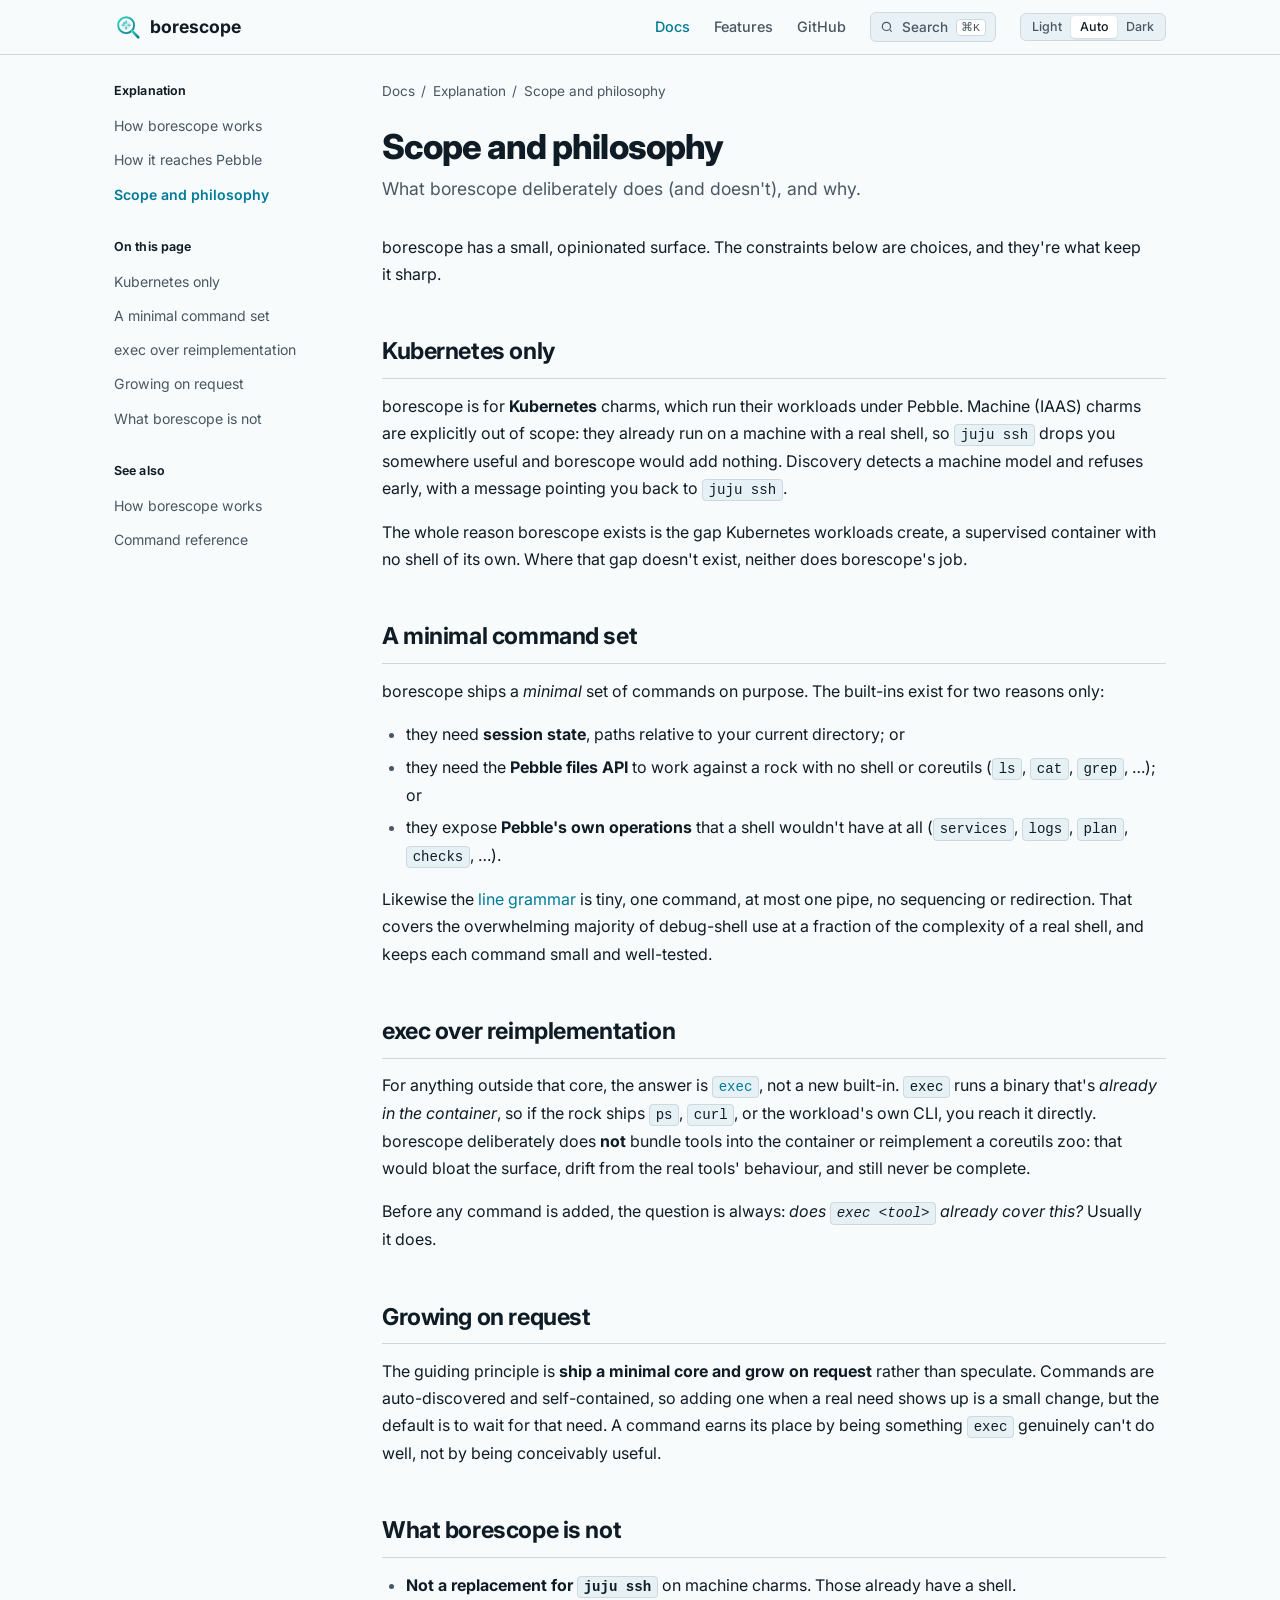
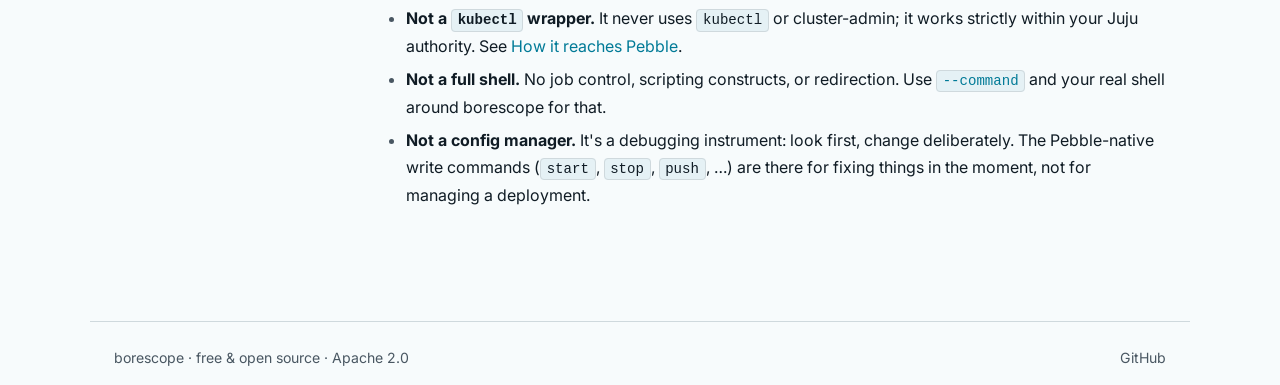
<file: docs/docs/explanation-scope.html>
<!DOCTYPE html>
<html lang="en">
<head>
<meta charset="utf-8">
<meta name="viewport" content="width=device-width, initial-scale=1">
<title>Scope and philosophy: borescope</title>
<meta name="description" content="Why borescope is Kubernetes-only, ships a minimal command set, and leans on exec rather than reimplementing coreutils.">
<link rel="icon" href="../favicon.svg" type="image/svg+xml">
<link rel="preconnect" href="https://fonts.bunny.net">
<link rel="stylesheet" href="https://fonts.bunny.net/css?family=inter:400,500,600,700,800|jetbrains-mono:400&display=swap">
<link rel="stylesheet" href="docs.css">
<script>
// Apply stored theme before first paint to prevent flash.
(function() {
  var t = localStorage.getItem("borescope-theme");
  if (t && t !== "auto") document.documentElement.setAttribute("data-theme", t);
})();
</script>
</head>
<body>

<a href="#main" class="skip-link">Skip to content</a>

<nav class="doc-nav" aria-label="Main">
  <div class="doc-nav-inner">
    <a href="../index.html" class="doc-nav-logo">
      <img src="../logo.svg" alt="borescope" width="28" height="28">
      <span>borescope</span>
    </a>
    <button class="doc-nav-toggle" aria-label="Open menu" aria-expanded="false" aria-controls="nav-menu">
      <span></span><span></span><span></span>
    </button>
    <div class="doc-nav-links" id="nav-menu">
      <a href="index.html" class="current">Docs</a>
      <a href="../index.html#features">Features</a>
      <a href="https://github.com/tonyandrewmeyer/borescope" target="_blank" rel="noopener">GitHub</a>
      <button type="button" class="palette-trigger" aria-label="Search docs" aria-keyshortcuts="Control+K Meta+K">
        <svg width="14" height="14" viewBox="0 0 24 24" fill="none" stroke="currentColor" stroke-width="2" aria-hidden="true"><circle cx="11" cy="11" r="7"/><path d="m20 20-3-3"/></svg>
        <span>Search</span>
        <kbd>⌘K</kbd>
      </button>
      <div class="theme-switcher" role="group" aria-label="Colour theme">
        <button type="button" data-theme="light" aria-pressed="false">Light</button>
        <button type="button" data-theme="auto" aria-pressed="true">Auto</button>
        <button type="button" data-theme="dark" aria-pressed="false">Dark</button>
      </div>
    </div>
  </div>
</nav>

<dialog class="palette" aria-label="Search documentation">
  <div class="palette-inner">
    <div class="palette-input-row">
      <svg width="16" height="16" viewBox="0 0 24 24" fill="none" stroke="currentColor" stroke-width="2" aria-hidden="true"><circle cx="11" cy="11" r="7"/><path d="m20 20-3-3"/></svg>
      <input type="search" class="palette-input" placeholder="Search docs..." autocomplete="off" spellcheck="false" aria-label="Type to filter pages" aria-controls="palette-list" aria-activedescendant="">
      <kbd>Esc</kbd>
    </div>
    <ul class="palette-list" id="palette-list" role="listbox"></ul>
    <div class="palette-empty" hidden>No pages match. Try a different search.</div>
    <div class="palette-footer">
      <span><kbd>↑</kbd><kbd>↓</kbd> Navigate</span>
      <span><kbd>Enter</kbd> Open</span>
      <span><kbd>Esc</kbd> Close</span>
    </div>
  </div>
</dialog>

<script type="application/json" id="palette-data">[{"slug":"index","label":"Documentation home","section":""},{"slug":"tutorial","label":"Debug your first container","section":"Tutorial"},{"slug":"howto-connect","label":"Connect to a unit","section":"How-to guides"},{"slug":"howto-here","label":"Run inside the charm container","section":"How-to guides"},{"slug":"howto-oneshot","label":"Run one command (no REPL)","section":"How-to guides"},{"slug":"howto-files","label":"Copy files in and out","section":"How-to guides"},{"slug":"howto-snapshot","label":"Capture a state snapshot","section":"How-to guides"},{"slug":"reference-cli","label":"CLI reference","section":"Reference"},{"slug":"reference-commands","label":"Command reference","section":"Reference"},{"slug":"reference-pebble","label":"Pebble compatibility","section":"Reference"},{"slug":"explanation-architecture","label":"How borescope works","section":"Explanation"},{"slug":"explanation-transport","label":"How it reaches Pebble","section":"Explanation"},{"slug":"explanation-scope","label":"Scope and philosophy","section":"Explanation"}]</script>
<div class="doc-layout">
  <aside class="doc-sidebar">
    <h4>Explanation</h4>
    <ul>
      <li><a href="explanation-architecture.html">How borescope works</a></li>
      <li><a href="explanation-transport.html">How it reaches Pebble</a></li>
      <li><a href="explanation-scope.html" class="current">Scope and philosophy</a></li>
    </ul>
    <h4>On this page</h4>
    <ul>
      <li><a href="#k8s-only">Kubernetes only</a></li>
      <li><a href="#minimal">A minimal command set</a></li>
      <li><a href="#exec-first">exec over reimplementation</a></li>
      <li><a href="#grow">Growing on request</a></li>
      <li><a href="#not">What borescope is not</a></li>
    </ul>
    <h4>See also</h4>
    <ul>
      <li><a href="explanation-architecture.html">How borescope works</a></li>
      <li><a href="reference-commands.html">Command reference</a></li>
    </ul>
  </aside>

  <main id="main" class="doc-content">
    <div class="breadcrumb">
      <a href="index.html">Docs</a><span class="sep">/</span>Explanation<span class="sep">/</span>Scope and philosophy
    </div>

    <h1>Scope and philosophy</h1>
    <p class="subtitle">
      What borescope deliberately does (and doesn't), and why.
    </p>

<p>borescope has a small, opinionated surface. The constraints below are choices,
and they're what keep it sharp.</p>
<h2 id="k8s-only">Kubernetes only</h2>
<p>borescope is for <strong>Kubernetes</strong> charms, which run their workloads under Pebble.
Machine (IAAS) charms are explicitly out of scope: they already run on a machine
with a real shell, so <code>juju ssh</code> drops you somewhere useful and borescope would
add nothing. Discovery detects a machine model and refuses early, with a message
pointing you back to <code>juju ssh</code>.</p>
<p>The whole reason borescope exists is the gap Kubernetes workloads create, a
supervised container with no shell of its own. Where that gap doesn't exist,
neither does borescope's job.</p>
<h2 id="minimal">A minimal command set</h2>
<p>borescope ships a <em>minimal</em> set of commands on purpose. The built-ins exist for
two reasons only:</p>
<ul>
<li>they need <strong>session state</strong>, paths relative to your current directory; or</li>
<li>they need the <strong>Pebble files API</strong> to work against a rock with no shell or
coreutils (<code>ls</code>, <code>cat</code>, <code>grep</code>, &hellip;); or</li>
<li>they expose <strong>Pebble's own operations</strong> that a shell wouldn't have at all
(<code>services</code>, <code>logs</code>, <code>plan</code>, <code>checks</code>, &hellip;).</li>
</ul>
<p>Likewise the <a href="reference-commands.html#grammar">line grammar</a> is tiny, one
command, at most one pipe, no sequencing or redirection. That covers the
overwhelming majority of debug-shell use at a fraction of the complexity of a
real shell, and keeps each command small and well-tested.</p>
<h2 id="exec-first">exec over reimplementation</h2>
<p>For anything outside that core, the answer is
<a href="reference-commands.html#exec"><code>exec</code></a>, not a new built-in. <code>exec</code> runs a binary
that's <em>already in the container</em>, so if the rock ships <code>ps</code>, <code>curl</code>, or the
workload's own CLI, you reach it directly. borescope deliberately does <strong>not</strong>
bundle tools into the container or reimplement a coreutils zoo: that would bloat
the surface, drift from the real tools' behaviour, and still never be complete.</p>
<p>Before any command is added, the question is always: <em>does <code>exec &lt;tool&gt;</code> already
cover this?</em> Usually it does.</p>
<h2 id="grow">Growing on request</h2>
<p>The guiding principle is <strong>ship a minimal core and grow on request</strong> rather than
speculate. Commands are auto-discovered and self-contained, so adding one when a
real need shows up is a small change, but the default is to wait for that need.
A command earns its place by being something <code>exec</code> genuinely can't do well, not
by being conceivably useful.</p>
<h2 id="not">What borescope is not</h2>
<ul>
<li><strong>Not a replacement for <code>juju ssh</code></strong> on machine charms. Those already have a
shell.</li>
<li><strong>Not a <code>kubectl</code> wrapper.</strong> It never uses <code>kubectl</code> or cluster-admin; it
works strictly within your Juju authority. See <a href="explanation-transport.html#authority">How it reaches
Pebble</a>.</li>
<li><strong>Not a full shell.</strong> No job control, scripting constructs, or redirection.
Use <a href="howto-oneshot.html"><code>--command</code></a> and your real shell around borescope for
that.</li>
<li><strong>Not a config manager.</strong> It's a debugging instrument: look first, change
deliberately. The Pebble-native write commands (<code>start</code>, <code>stop</code>, <code>push</code>, &hellip;)
are there for fixing things in the moment, not for managing a deployment.</li>
</ul>
  </main>
</div>

<footer class="doc-footer">
  <div class="doc-footer-inner">
    <span>borescope &middot; free &amp; open source &middot; Apache 2.0</span>
    <div>
      <a href="https://github.com/tonyandrewmeyer/borescope" target="_blank" rel="noopener">GitHub</a>
    </div>
  </div>
</footer>

<script>
(function() {
  var toggle = document.querySelector('.doc-nav-toggle');
  var links = document.querySelector('.doc-nav-links');
  if (!toggle || !links) return;
  toggle.addEventListener('click', function() {
    var open = links.classList.toggle('open');
    toggle.classList.toggle('open', open);
    toggle.setAttribute('aria-expanded', String(open));
    toggle.setAttribute('aria-label', open ? 'Close menu' : 'Open menu');
  });
  links.querySelectorAll('a').forEach(function(a) {
    a.addEventListener('click', function() {
      links.classList.remove('open');
      toggle.classList.remove('open');
      toggle.setAttribute('aria-expanded', 'false');
      toggle.setAttribute('aria-label', 'Open menu');
    });
  });
})();

(function() {
  var root = document.documentElement;
  var buttons = document.querySelectorAll('.theme-switcher button');
  if (!buttons.length) return;
  var stored = localStorage.getItem('borescope-theme') || 'auto';
  function apply(theme) {
    if (theme === 'auto') root.removeAttribute('data-theme');
    else root.setAttribute('data-theme', theme);
    buttons.forEach(function(btn) {
      btn.setAttribute('aria-pressed', btn.getAttribute('data-theme') === theme ? 'true' : 'false');
    });
    localStorage.setItem('borescope-theme', theme);
  }
  buttons.forEach(function(btn) {
    btn.addEventListener('click', function() { apply(btn.getAttribute('data-theme')); });
  });
  apply(stored);
})();

// Command palette: Cmd/Ctrl-K opens, type to filter, arrows to navigate.
(function() {
  var dialog = document.querySelector('.palette');
  var dataEl = document.getElementById('palette-data');
  var triggers = document.querySelectorAll('.palette-trigger');
  if (!dialog || !dataEl || typeof dialog.showModal !== 'function') return;

  var pages;
  try { pages = JSON.parse(dataEl.textContent); } catch (e) { return; }

  var input = dialog.querySelector('.palette-input');
  var list = dialog.querySelector('.palette-list');
  var empty = dialog.querySelector('.palette-empty');
  var here = (location.pathname.split('/').pop() || 'index.html').replace('.html', '');
  var idx = 0;
  var visible = [];

  function render(query) {
    var q = (query || '').toLowerCase().trim();
    list.innerHTML = '';
    visible = pages.filter(function(p) {
      if (!q) return true;
      return p.label.toLowerCase().indexOf(q) !== -1
          || p.section.toLowerCase().indexOf(q) !== -1
          || p.slug.toLowerCase().indexOf(q) !== -1;
    });
    if (!visible.length) {
      empty.hidden = false;
      input.setAttribute('aria-activedescendant', '');
      return;
    }
    empty.hidden = true;
    idx = 0;
    visible.forEach(function(p, i) {
      var li = document.createElement('li');
      li.id = 'palette-item-' + i;
      li.className = 'palette-item' + (p.slug === here ? ' current' : '');
      li.setAttribute('role', 'option');
      li.setAttribute('data-href', p.slug + '.html');
      li.innerHTML = '<span class="palette-item-label">' + p.label + '</span>'
                   + (p.section ? '<span class="palette-item-section">' + p.section + '</span>' : '<span class="palette-item-section">Index</span>');
      li.addEventListener('mouseenter', function() { setActive(i); });
      li.addEventListener('click', function() { open(visible[i]); });
      list.appendChild(li);
    });
    setActive(0);
  }

  function setActive(i) {
    if (!visible.length) return;
    idx = (i + visible.length) % visible.length;
    Array.prototype.forEach.call(list.children, function(li, j) {
      li.setAttribute('aria-selected', j === idx ? 'true' : 'false');
      if (j === idx) {
        input.setAttribute('aria-activedescendant', li.id);
        var top = li.offsetTop, bot = top + li.offsetHeight;
        if (top < list.scrollTop) list.scrollTop = top;
        else if (bot > list.scrollTop + list.clientHeight) list.scrollTop = bot - list.clientHeight;
      }
    });
  }

  function open(page) {
    if (!page) return;
    location.href = page.slug + '.html';
  }

  function show() {
    if (dialog.open) return;
    input.value = '';
    render('');
    dialog.showModal();
    setTimeout(function() { input.focus(); }, 0);
  }

  triggers.forEach(function(t) { t.addEventListener('click', show); });

  document.addEventListener('keydown', function(e) {
    if ((e.metaKey || e.ctrlKey) && (e.key === 'k' || e.key === 'K')) {
      e.preventDefault();
      if (dialog.open) dialog.close(); else show();
      return;
    }
    var typingInField = e.target && (e.target.tagName === 'INPUT' || e.target.tagName === 'TEXTAREA' || e.target.isContentEditable);
    if (e.key === '/' && !typingInField && !dialog.open) {
      e.preventDefault();
      show();
    }
  });

  input.addEventListener('input', function() { render(input.value); });

  input.addEventListener('keydown', function(e) {
    if (e.key === 'ArrowDown') { e.preventDefault(); setActive(idx + 1); }
    else if (e.key === 'ArrowUp') { e.preventDefault(); setActive(idx - 1); }
    else if (e.key === 'Enter') { e.preventDefault(); open(visible[idx]); }
  });

  dialog.addEventListener('click', function(e) {
    var r = dialog.getBoundingClientRect();
    if (e.clientX < r.left || e.clientX > r.right || e.clientY < r.top || e.clientY > r.bottom) {
      dialog.close();
    }
  });
})();

(function() {
  document.querySelectorAll('.doc-content pre').forEach(function(pre) {
    var code = pre.querySelector('code');
    if (!code) return;
    var btn = document.createElement('button');
    btn.type = 'button';
    btn.className = 'copy-btn';
    btn.textContent = 'Copy';
    btn.setAttribute('aria-label', 'Copy code to clipboard');
    btn.addEventListener('click', function() {
      var text = code.innerText;
      var done = function() {
        btn.textContent = 'Copied';
        btn.classList.add('copied');
        setTimeout(function() {
          btn.textContent = 'Copy';
          btn.classList.remove('copied');
        }, 1500);
      };
      if (navigator.clipboard && navigator.clipboard.writeText) {
        navigator.clipboard.writeText(text).then(done, function() {});
      } else {
        var ta = document.createElement('textarea');
        ta.value = text;
        ta.setAttribute('readonly', '');
        ta.style.position = 'absolute';
        ta.style.left = '-9999px';
        document.body.appendChild(ta);
        ta.select();
        try { document.execCommand('copy'); done(); } catch (e) {}
        document.body.removeChild(ta);
      }
    });
    pre.appendChild(btn);
  });
})();
</script>

</body>
</html>
</file>
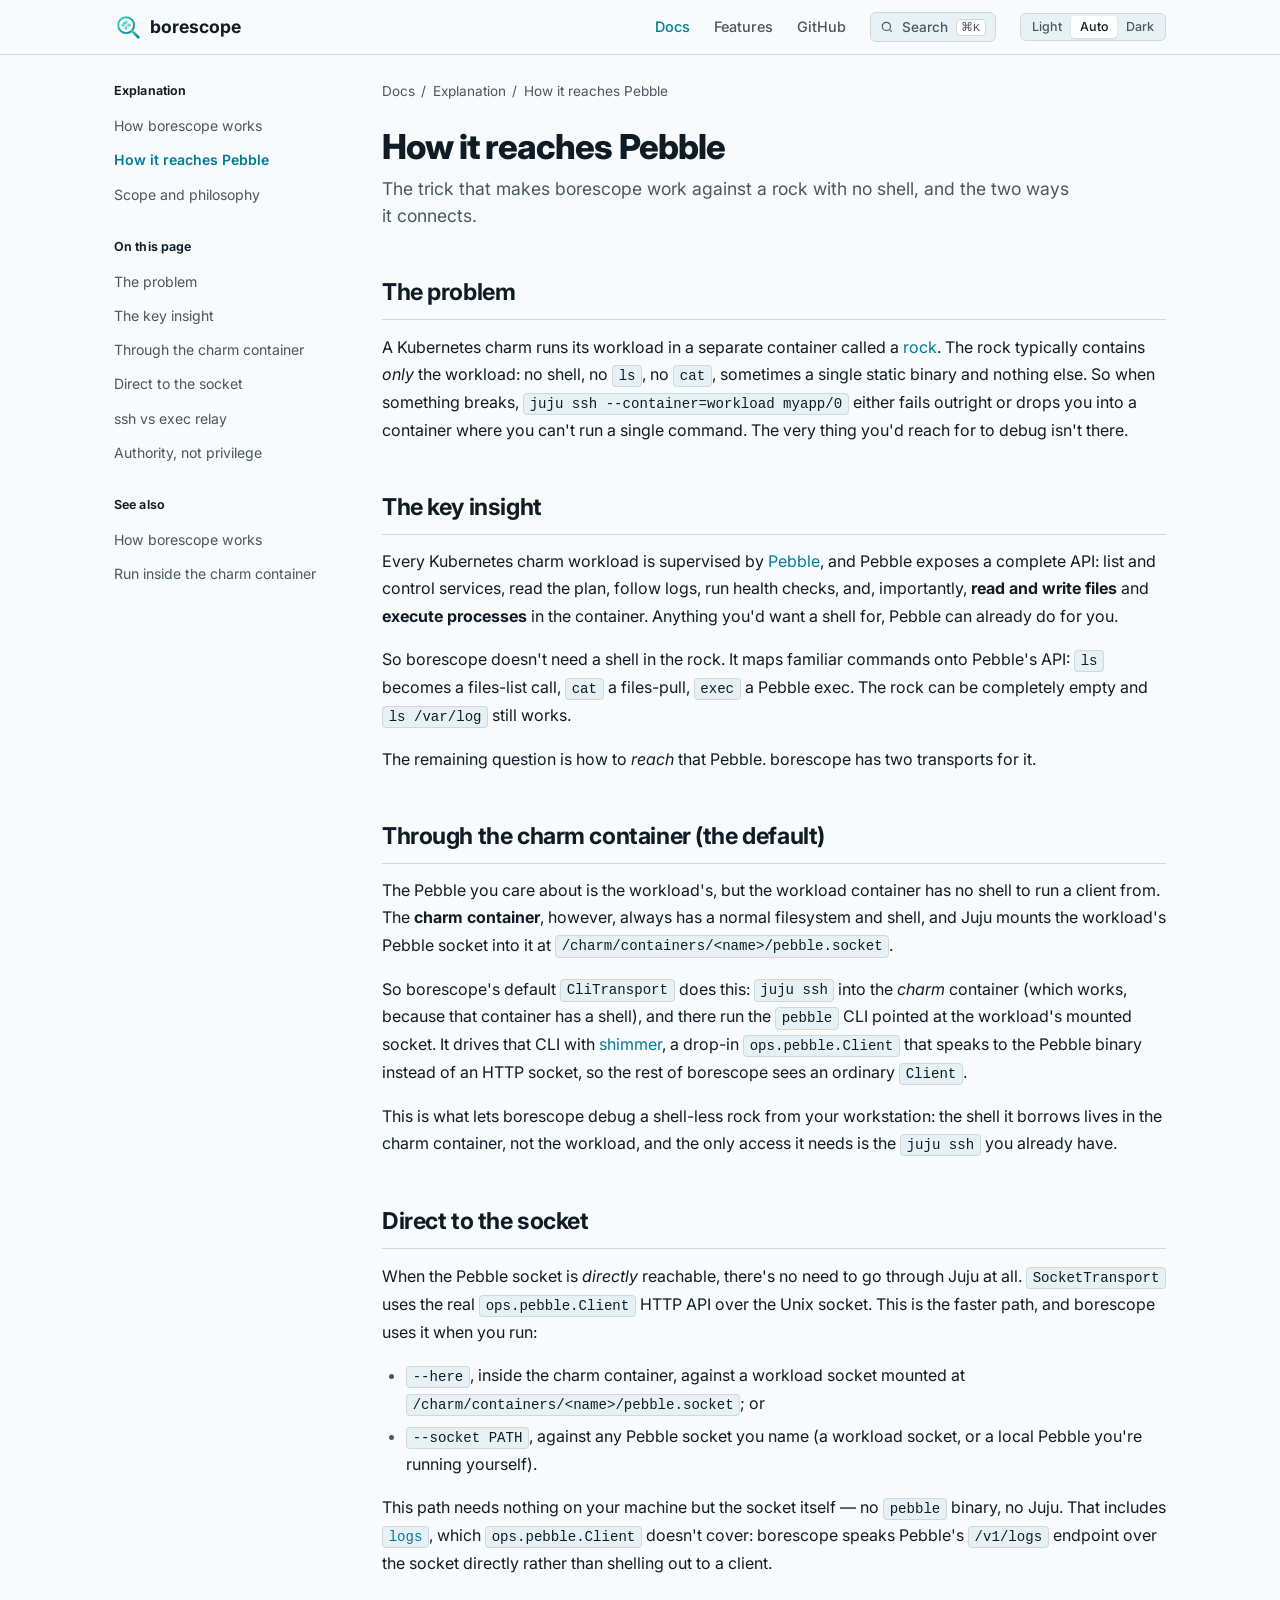
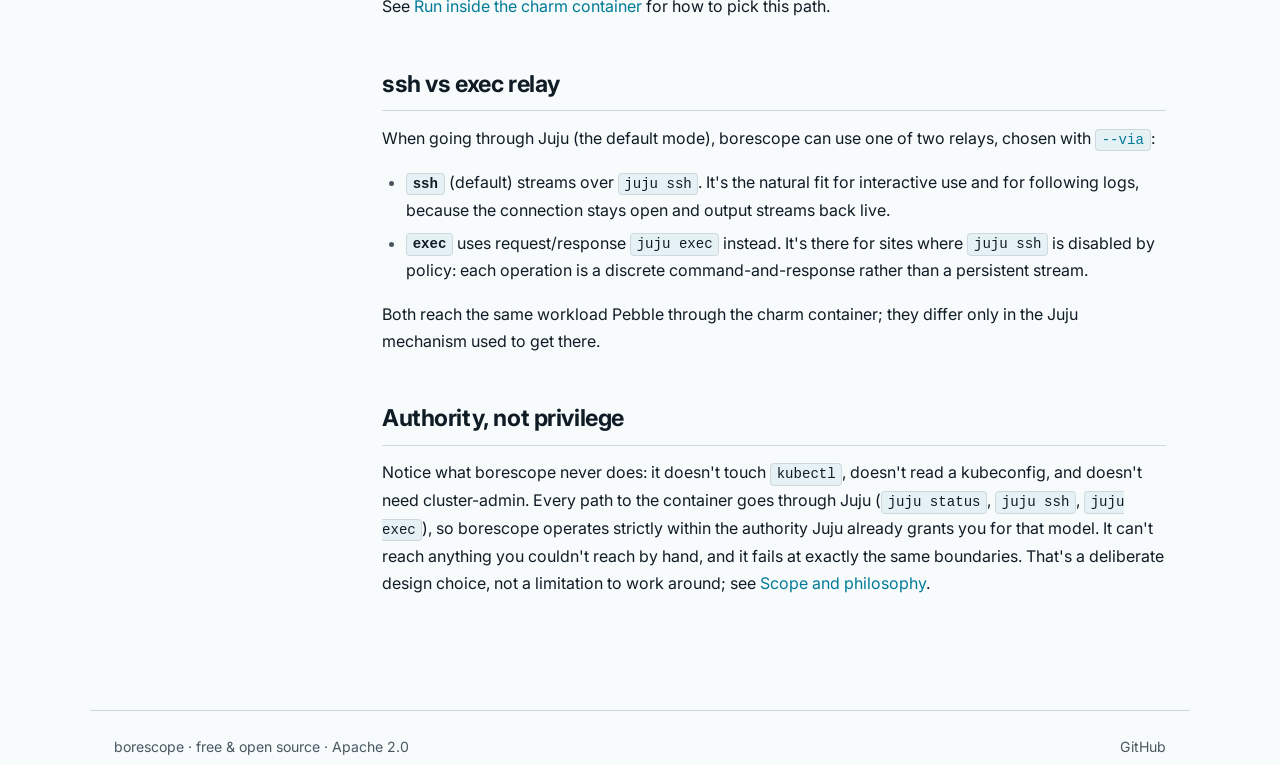
<file: docs/docs/explanation-transport.html>
<!DOCTYPE html>
<html lang="en">
<head>
<meta charset="utf-8">
<meta name="viewport" content="width=device-width, initial-scale=1">
<title>How it reaches Pebble: borescope</title>
<meta name="description" content="Why borescope can debug a shell-less rock: how it reaches the workload's Pebble through the charm container, and the two transport backends.">
<link rel="icon" href="../favicon.svg" type="image/svg+xml">
<link rel="preconnect" href="https://fonts.bunny.net">
<link rel="stylesheet" href="https://fonts.bunny.net/css?family=inter:400,500,600,700,800|jetbrains-mono:400&display=swap">
<link rel="stylesheet" href="docs.css">
<script>
// Apply stored theme before first paint to prevent flash.
(function() {
  var t = localStorage.getItem("borescope-theme");
  if (t && t !== "auto") document.documentElement.setAttribute("data-theme", t);
})();
</script>
</head>
<body>

<a href="#main" class="skip-link">Skip to content</a>

<nav class="doc-nav" aria-label="Main">
  <div class="doc-nav-inner">
    <a href="../index.html" class="doc-nav-logo">
      <img src="../logo.svg" alt="borescope" width="28" height="28">
      <span>borescope</span>
    </a>
    <button class="doc-nav-toggle" aria-label="Open menu" aria-expanded="false" aria-controls="nav-menu">
      <span></span><span></span><span></span>
    </button>
    <div class="doc-nav-links" id="nav-menu">
      <a href="index.html" class="current">Docs</a>
      <a href="../index.html#features">Features</a>
      <a href="https://github.com/tonyandrewmeyer/borescope" target="_blank" rel="noopener">GitHub</a>
      <button type="button" class="palette-trigger" aria-label="Search docs" aria-keyshortcuts="Control+K Meta+K">
        <svg width="14" height="14" viewBox="0 0 24 24" fill="none" stroke="currentColor" stroke-width="2" aria-hidden="true"><circle cx="11" cy="11" r="7"/><path d="m20 20-3-3"/></svg>
        <span>Search</span>
        <kbd>⌘K</kbd>
      </button>
      <div class="theme-switcher" role="group" aria-label="Colour theme">
        <button type="button" data-theme="light" aria-pressed="false">Light</button>
        <button type="button" data-theme="auto" aria-pressed="true">Auto</button>
        <button type="button" data-theme="dark" aria-pressed="false">Dark</button>
      </div>
    </div>
  </div>
</nav>

<dialog class="palette" aria-label="Search documentation">
  <div class="palette-inner">
    <div class="palette-input-row">
      <svg width="16" height="16" viewBox="0 0 24 24" fill="none" stroke="currentColor" stroke-width="2" aria-hidden="true"><circle cx="11" cy="11" r="7"/><path d="m20 20-3-3"/></svg>
      <input type="search" class="palette-input" placeholder="Search docs..." autocomplete="off" spellcheck="false" aria-label="Type to filter pages" aria-controls="palette-list" aria-activedescendant="">
      <kbd>Esc</kbd>
    </div>
    <ul class="palette-list" id="palette-list" role="listbox"></ul>
    <div class="palette-empty" hidden>No pages match. Try a different search.</div>
    <div class="palette-footer">
      <span><kbd>↑</kbd><kbd>↓</kbd> Navigate</span>
      <span><kbd>Enter</kbd> Open</span>
      <span><kbd>Esc</kbd> Close</span>
    </div>
  </div>
</dialog>

<script type="application/json" id="palette-data">[{"slug":"index","label":"Documentation home","section":""},{"slug":"tutorial","label":"Debug your first container","section":"Tutorial"},{"slug":"howto-connect","label":"Connect to a unit","section":"How-to guides"},{"slug":"howto-here","label":"Run inside the charm container","section":"How-to guides"},{"slug":"howto-oneshot","label":"Run one command (no REPL)","section":"How-to guides"},{"slug":"howto-files","label":"Copy files in and out","section":"How-to guides"},{"slug":"howto-snapshot","label":"Capture a state snapshot","section":"How-to guides"},{"slug":"reference-cli","label":"CLI reference","section":"Reference"},{"slug":"reference-commands","label":"Command reference","section":"Reference"},{"slug":"reference-pebble","label":"Pebble compatibility","section":"Reference"},{"slug":"explanation-architecture","label":"How borescope works","section":"Explanation"},{"slug":"explanation-transport","label":"How it reaches Pebble","section":"Explanation"},{"slug":"explanation-scope","label":"Scope and philosophy","section":"Explanation"}]</script>
<div class="doc-layout">
  <aside class="doc-sidebar">
    <h4>Explanation</h4>
    <ul>
      <li><a href="explanation-architecture.html">How borescope works</a></li>
      <li><a href="explanation-transport.html" class="current">How it reaches Pebble</a></li>
      <li><a href="explanation-scope.html">Scope and philosophy</a></li>
    </ul>
    <h4>On this page</h4>
    <ul>
      <li><a href="#problem">The problem</a></li>
      <li><a href="#insight">The key insight</a></li>
      <li><a href="#mode-b">Through the charm container</a></li>
      <li><a href="#mode-a">Direct to the socket</a></li>
      <li><a href="#relay">ssh vs exec relay</a></li>
      <li><a href="#authority">Authority, not privilege</a></li>
    </ul>
    <h4>See also</h4>
    <ul>
      <li><a href="explanation-architecture.html">How borescope works</a></li>
      <li><a href="howto-here.html">Run inside the charm container</a></li>
    </ul>
  </aside>

  <main id="main" class="doc-content">
    <div class="breadcrumb">
      <a href="index.html">Docs</a><span class="sep">/</span>Explanation<span class="sep">/</span>How it reaches Pebble
    </div>

    <h1>How it reaches Pebble</h1>
    <p class="subtitle">
      The trick that makes borescope work against a rock with no shell, and the two ways it connects.
    </p>

<h2 id="problem">The problem</h2>
<p>A Kubernetes charm runs its workload in a separate container called a
<a href="https://documentation.ubuntu.com/rockcraft/" target="_blank" rel="noopener">rock</a>. The rock typically contains
<em>only</em> the workload: no shell, no <code>ls</code>, no <code>cat</code>, sometimes a single static
binary and nothing else. So when something breaks,
<code>juju ssh --container=workload myapp/0</code> either fails outright or drops you into
a container where you can't run a single command. The very thing you'd reach
for to debug isn't there.</p>
<h2 id="insight">The key insight</h2>
<p>Every Kubernetes charm workload is supervised by
<a href="https://documentation.ubuntu.com/pebble/" target="_blank" rel="noopener">Pebble</a>, and Pebble exposes a
complete API: list and control services, read the plan, follow logs, run health
checks, and, importantly, <strong>read and write files</strong> and <strong>execute processes</strong>
in the container. Anything you'd want a shell for, Pebble can already do for you.</p>
<p>So borescope doesn't need a shell in the rock. It maps familiar commands onto
Pebble's API: <code>ls</code> becomes a files-list call, <code>cat</code> a files-pull, <code>exec</code> a
Pebble exec. The rock can be completely empty and <code>ls /var/log</code> still works.</p>
<p>The remaining question is how to <em>reach</em> that Pebble. borescope has two
transports for it.</p>
<h2 id="mode-b">Through the charm container (the default)</h2>
<p>The Pebble you care about is the workload's, but the workload container has no
shell to run a client from. The <strong>charm container</strong>, however, always has a
normal filesystem and shell, and Juju mounts the workload's Pebble socket into
it at <code>/charm/containers/&lt;name&gt;/pebble.socket</code>.</p>
<p>So borescope's default <code>CliTransport</code> does this: <code>juju ssh</code> into the <em>charm</em>
container (which works, because that container has a shell), and there run the
<code>pebble</code> CLI pointed at the workload's mounted socket. It drives that CLI with
<a href="https://github.com/tonyandrewmeyer/shimmer" target="_blank" rel="noopener">shimmer</a>, a drop-in
<code>ops.pebble.Client</code> that speaks to the Pebble binary instead of an HTTP socket,
so the rest of borescope sees an ordinary <code>Client</code>.</p>
<p>This is what lets borescope debug a shell-less rock from your workstation: the
shell it borrows lives in the charm container, not the workload, and the only
access it needs is the <code>juju ssh</code> you already have.</p>
<h2 id="mode-a">Direct to the socket</h2>
<p>When the Pebble socket is <em>directly</em> reachable, there's no need to go through
Juju at all. <code>SocketTransport</code> uses the real <code>ops.pebble.Client</code> HTTP API over
the Unix socket. This is the faster path, and borescope uses it when you run:</p>
<ul>
<li><code>--here</code>, inside the charm container, against a workload socket mounted at
<code>/charm/containers/&lt;name&gt;/pebble.socket</code>; or</li>
<li><code>--socket PATH</code>, against any Pebble socket you name (a workload socket, or a
local Pebble you're running yourself).</li>
</ul>
<p>This path needs nothing on your machine but the socket itself &mdash; no <code>pebble</code>
binary, no Juju. That includes <a href="reference-commands.html#logs"><code>logs</code></a>, which
<code>ops.pebble.Client</code> doesn't cover: borescope speaks Pebble's <code>/v1/logs</code>
endpoint over the socket directly rather than shelling out to a client.</p>
<p>See <a href="howto-here.html">Run inside the charm container</a> for how to pick this path.</p>
<h2 id="relay">ssh vs exec relay</h2>
<p>When going through Juju (the default mode), borescope can use one of two relays,
chosen with <a href="reference-cli.html#transport"><code>--via</code></a>:</p>
<ul>
<li><strong><code>ssh</code></strong> (default) streams over <code>juju ssh</code>. It's the natural fit for
interactive use and for following logs, because the connection stays open and
output streams back live.</li>
<li><strong><code>exec</code></strong> uses request/response <code>juju exec</code> instead. It's there for sites
where <code>juju ssh</code> is disabled by policy: each operation is a discrete
command-and-response rather than a persistent stream.</li>
</ul>
<p>Both reach the same workload Pebble through the charm container; they differ
only in the Juju mechanism used to get there.</p>
<h2 id="authority">Authority, not privilege</h2>
<p>Notice what borescope never does: it doesn't touch <code>kubectl</code>, doesn't read a
kubeconfig, and doesn't need cluster-admin. Every path to the container goes
through Juju (<code>juju status</code>, <code>juju ssh</code>, <code>juju exec</code>), so borescope operates
strictly within the authority Juju already grants you for that model. It can't
reach anything you couldn't reach by hand, and it fails at exactly the same
boundaries. That's a deliberate design choice, not a limitation to work around;
see <a href="explanation-scope.html">Scope and philosophy</a>.</p>
  </main>
</div>

<footer class="doc-footer">
  <div class="doc-footer-inner">
    <span>borescope &middot; free &amp; open source &middot; Apache 2.0</span>
    <div>
      <a href="https://github.com/tonyandrewmeyer/borescope" target="_blank" rel="noopener">GitHub</a>
    </div>
  </div>
</footer>

<script>
(function() {
  var toggle = document.querySelector('.doc-nav-toggle');
  var links = document.querySelector('.doc-nav-links');
  if (!toggle || !links) return;
  toggle.addEventListener('click', function() {
    var open = links.classList.toggle('open');
    toggle.classList.toggle('open', open);
    toggle.setAttribute('aria-expanded', String(open));
    toggle.setAttribute('aria-label', open ? 'Close menu' : 'Open menu');
  });
  links.querySelectorAll('a').forEach(function(a) {
    a.addEventListener('click', function() {
      links.classList.remove('open');
      toggle.classList.remove('open');
      toggle.setAttribute('aria-expanded', 'false');
      toggle.setAttribute('aria-label', 'Open menu');
    });
  });
})();

(function() {
  var root = document.documentElement;
  var buttons = document.querySelectorAll('.theme-switcher button');
  if (!buttons.length) return;
  var stored = localStorage.getItem('borescope-theme') || 'auto';
  function apply(theme) {
    if (theme === 'auto') root.removeAttribute('data-theme');
    else root.setAttribute('data-theme', theme);
    buttons.forEach(function(btn) {
      btn.setAttribute('aria-pressed', btn.getAttribute('data-theme') === theme ? 'true' : 'false');
    });
    localStorage.setItem('borescope-theme', theme);
  }
  buttons.forEach(function(btn) {
    btn.addEventListener('click', function() { apply(btn.getAttribute('data-theme')); });
  });
  apply(stored);
})();

// Command palette: Cmd/Ctrl-K opens, type to filter, arrows to navigate.
(function() {
  var dialog = document.querySelector('.palette');
  var dataEl = document.getElementById('palette-data');
  var triggers = document.querySelectorAll('.palette-trigger');
  if (!dialog || !dataEl || typeof dialog.showModal !== 'function') return;

  var pages;
  try { pages = JSON.parse(dataEl.textContent); } catch (e) { return; }

  var input = dialog.querySelector('.palette-input');
  var list = dialog.querySelector('.palette-list');
  var empty = dialog.querySelector('.palette-empty');
  var here = (location.pathname.split('/').pop() || 'index.html').replace('.html', '');
  var idx = 0;
  var visible = [];

  function render(query) {
    var q = (query || '').toLowerCase().trim();
    list.innerHTML = '';
    visible = pages.filter(function(p) {
      if (!q) return true;
      return p.label.toLowerCase().indexOf(q) !== -1
          || p.section.toLowerCase().indexOf(q) !== -1
          || p.slug.toLowerCase().indexOf(q) !== -1;
    });
    if (!visible.length) {
      empty.hidden = false;
      input.setAttribute('aria-activedescendant', '');
      return;
    }
    empty.hidden = true;
    idx = 0;
    visible.forEach(function(p, i) {
      var li = document.createElement('li');
      li.id = 'palette-item-' + i;
      li.className = 'palette-item' + (p.slug === here ? ' current' : '');
      li.setAttribute('role', 'option');
      li.setAttribute('data-href', p.slug + '.html');
      li.innerHTML = '<span class="palette-item-label">' + p.label + '</span>'
                   + (p.section ? '<span class="palette-item-section">' + p.section + '</span>' : '<span class="palette-item-section">Index</span>');
      li.addEventListener('mouseenter', function() { setActive(i); });
      li.addEventListener('click', function() { open(visible[i]); });
      list.appendChild(li);
    });
    setActive(0);
  }

  function setActive(i) {
    if (!visible.length) return;
    idx = (i + visible.length) % visible.length;
    Array.prototype.forEach.call(list.children, function(li, j) {
      li.setAttribute('aria-selected', j === idx ? 'true' : 'false');
      if (j === idx) {
        input.setAttribute('aria-activedescendant', li.id);
        var top = li.offsetTop, bot = top + li.offsetHeight;
        if (top < list.scrollTop) list.scrollTop = top;
        else if (bot > list.scrollTop + list.clientHeight) list.scrollTop = bot - list.clientHeight;
      }
    });
  }

  function open(page) {
    if (!page) return;
    location.href = page.slug + '.html';
  }

  function show() {
    if (dialog.open) return;
    input.value = '';
    render('');
    dialog.showModal();
    setTimeout(function() { input.focus(); }, 0);
  }

  triggers.forEach(function(t) { t.addEventListener('click', show); });

  document.addEventListener('keydown', function(e) {
    if ((e.metaKey || e.ctrlKey) && (e.key === 'k' || e.key === 'K')) {
      e.preventDefault();
      if (dialog.open) dialog.close(); else show();
      return;
    }
    var typingInField = e.target && (e.target.tagName === 'INPUT' || e.target.tagName === 'TEXTAREA' || e.target.isContentEditable);
    if (e.key === '/' && !typingInField && !dialog.open) {
      e.preventDefault();
      show();
    }
  });

  input.addEventListener('input', function() { render(input.value); });

  input.addEventListener('keydown', function(e) {
    if (e.key === 'ArrowDown') { e.preventDefault(); setActive(idx + 1); }
    else if (e.key === 'ArrowUp') { e.preventDefault(); setActive(idx - 1); }
    else if (e.key === 'Enter') { e.preventDefault(); open(visible[idx]); }
  });

  dialog.addEventListener('click', function(e) {
    var r = dialog.getBoundingClientRect();
    if (e.clientX < r.left || e.clientX > r.right || e.clientY < r.top || e.clientY > r.bottom) {
      dialog.close();
    }
  });
})();

(function() {
  document.querySelectorAll('.doc-content pre').forEach(function(pre) {
    var code = pre.querySelector('code');
    if (!code) return;
    var btn = document.createElement('button');
    btn.type = 'button';
    btn.className = 'copy-btn';
    btn.textContent = 'Copy';
    btn.setAttribute('aria-label', 'Copy code to clipboard');
    btn.addEventListener('click', function() {
      var text = code.innerText;
      var done = function() {
        btn.textContent = 'Copied';
        btn.classList.add('copied');
        setTimeout(function() {
          btn.textContent = 'Copy';
          btn.classList.remove('copied');
        }, 1500);
      };
      if (navigator.clipboard && navigator.clipboard.writeText) {
        navigator.clipboard.writeText(text).then(done, function() {});
      } else {
        var ta = document.createElement('textarea');
        ta.value = text;
        ta.setAttribute('readonly', '');
        ta.style.position = 'absolute';
        ta.style.left = '-9999px';
        document.body.appendChild(ta);
        ta.select();
        try { document.execCommand('copy'); done(); } catch (e) {}
        document.body.removeChild(ta);
      }
    });
    pre.appendChild(btn);
  });
})();
</script>

</body>
</html>
</file>
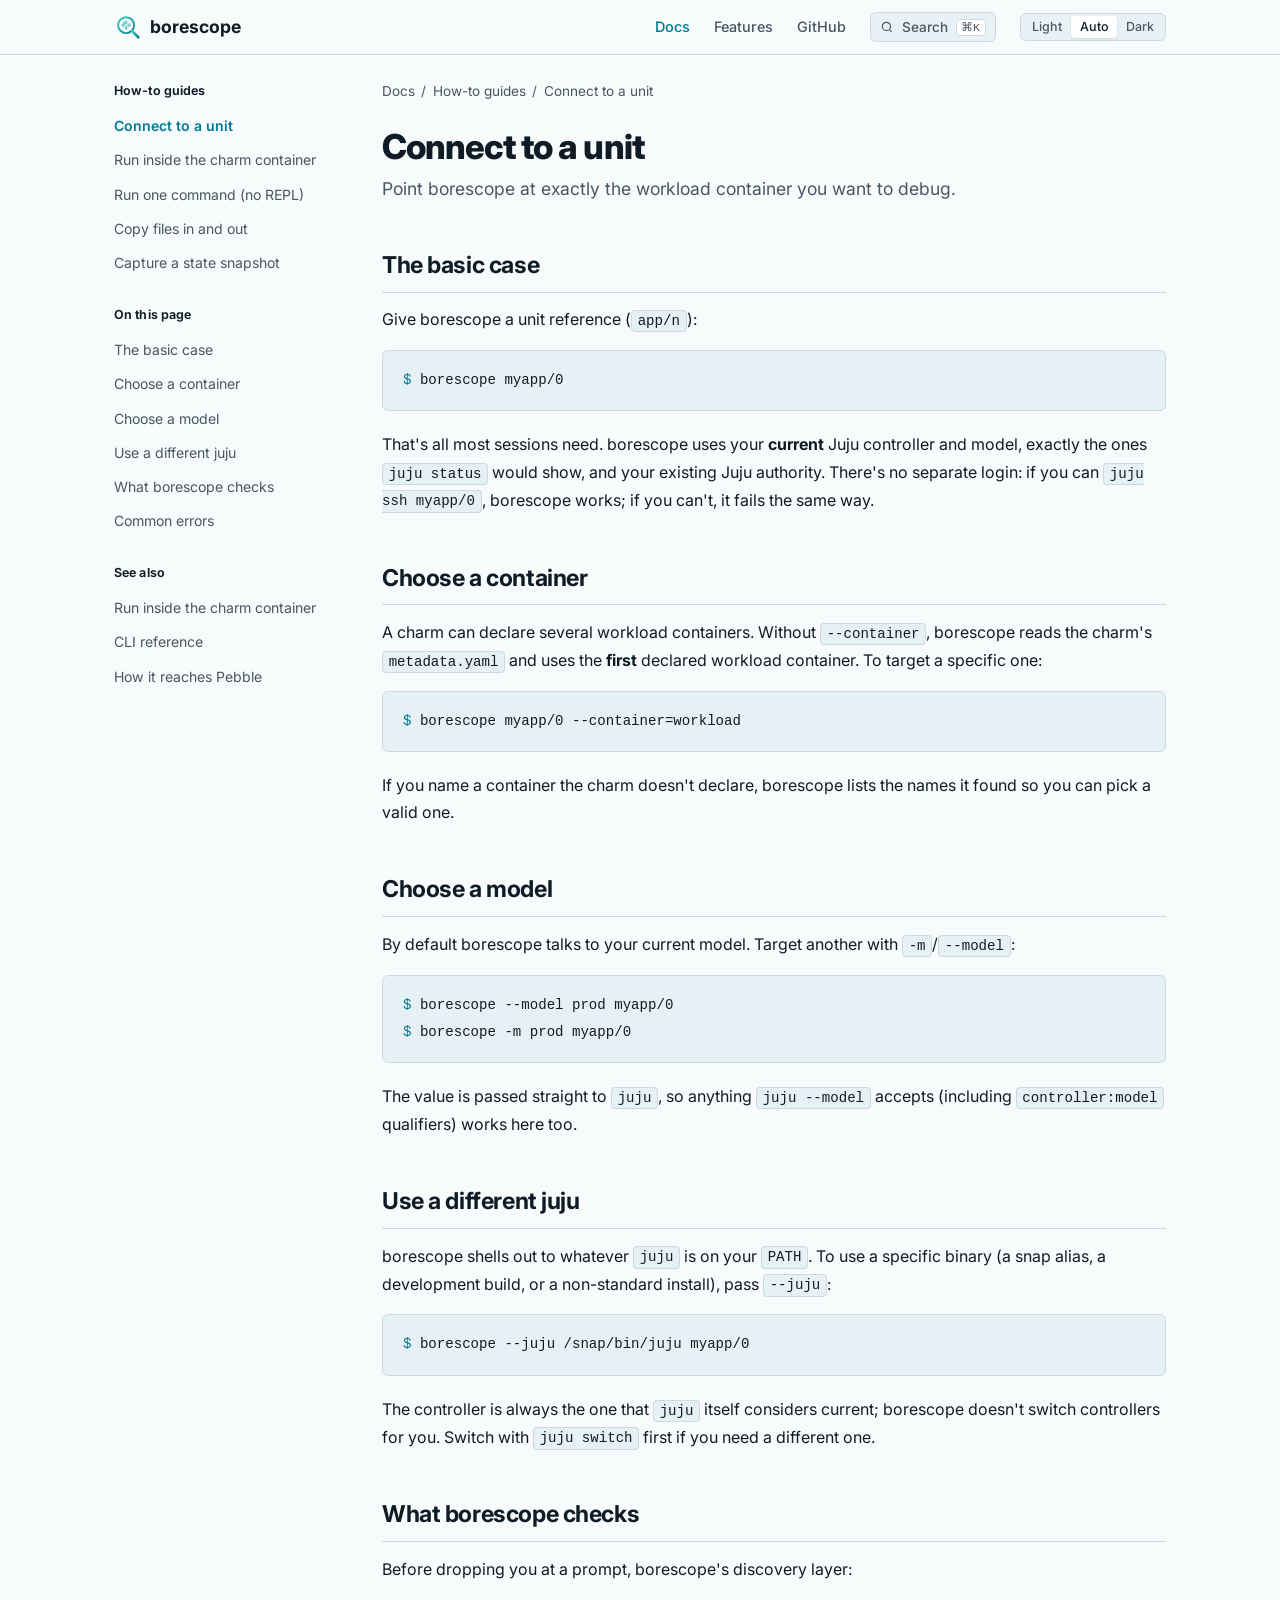
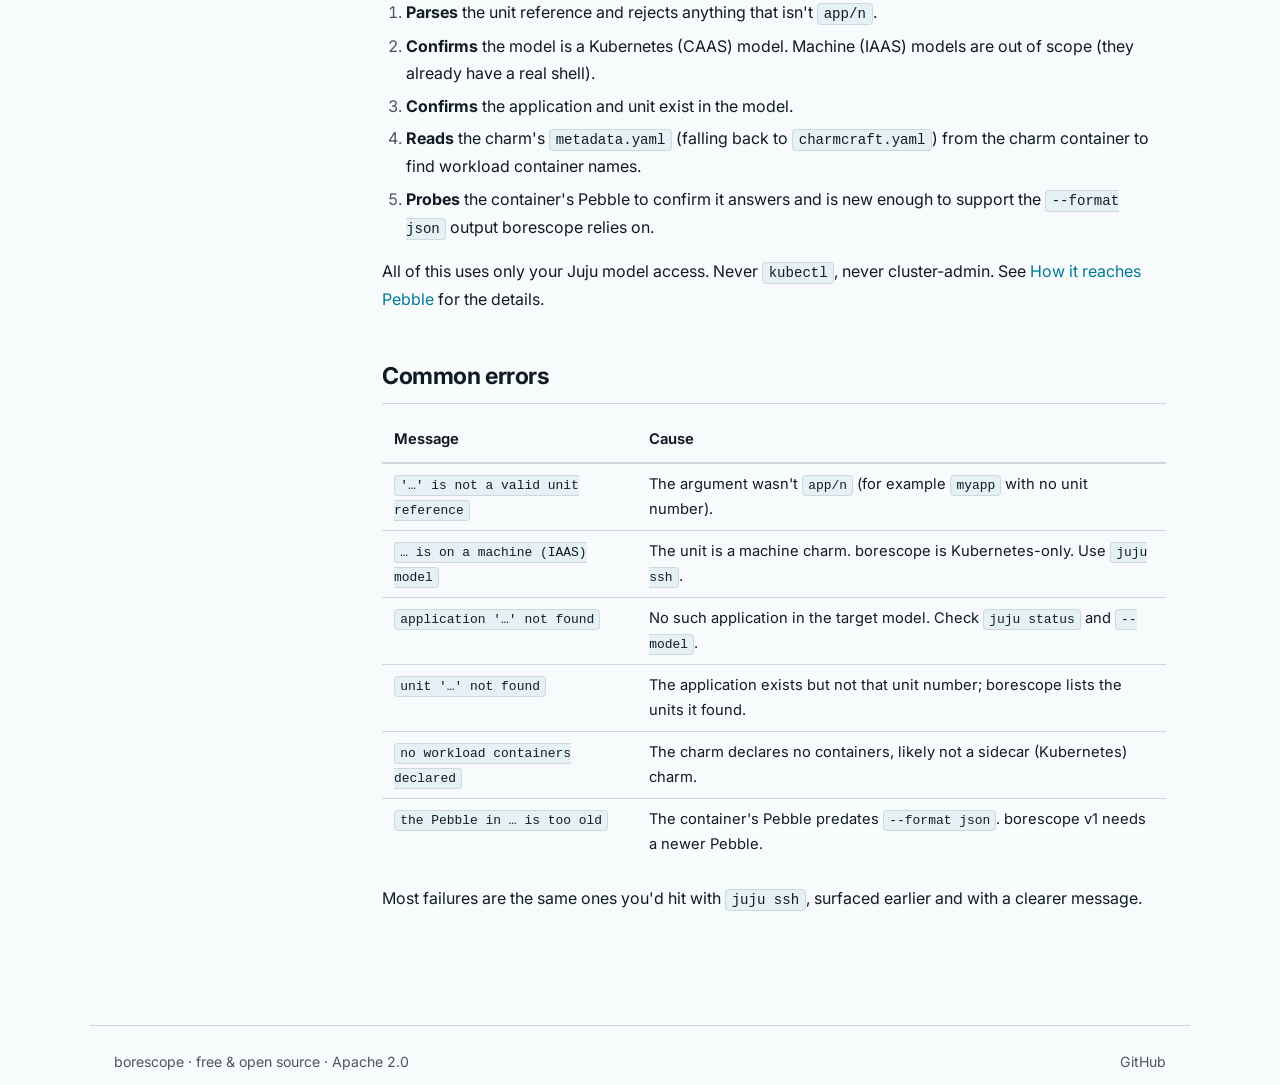
<file: docs/docs/howto-connect.html>
<!DOCTYPE html>
<html lang="en">
<head>
<meta charset="utf-8">
<meta name="viewport" content="width=device-width, initial-scale=1">
<title>How to connect to a unit: borescope</title>
<meta name="description" content="Target the right Juju Kubernetes workload container, model, and controller with borescope.">
<link rel="icon" href="../favicon.svg" type="image/svg+xml">
<link rel="preconnect" href="https://fonts.bunny.net">
<link rel="stylesheet" href="https://fonts.bunny.net/css?family=inter:400,500,600,700,800|jetbrains-mono:400&display=swap">
<link rel="stylesheet" href="docs.css">
<script>
// Apply stored theme before first paint to prevent flash.
(function() {
  var t = localStorage.getItem("borescope-theme");
  if (t && t !== "auto") document.documentElement.setAttribute("data-theme", t);
})();
</script>
</head>
<body>

<a href="#main" class="skip-link">Skip to content</a>

<nav class="doc-nav" aria-label="Main">
  <div class="doc-nav-inner">
    <a href="../index.html" class="doc-nav-logo">
      <img src="../logo.svg" alt="borescope" width="28" height="28">
      <span>borescope</span>
    </a>
    <button class="doc-nav-toggle" aria-label="Open menu" aria-expanded="false" aria-controls="nav-menu">
      <span></span><span></span><span></span>
    </button>
    <div class="doc-nav-links" id="nav-menu">
      <a href="index.html" class="current">Docs</a>
      <a href="../index.html#features">Features</a>
      <a href="https://github.com/tonyandrewmeyer/borescope" target="_blank" rel="noopener">GitHub</a>
      <button type="button" class="palette-trigger" aria-label="Search docs" aria-keyshortcuts="Control+K Meta+K">
        <svg width="14" height="14" viewBox="0 0 24 24" fill="none" stroke="currentColor" stroke-width="2" aria-hidden="true"><circle cx="11" cy="11" r="7"/><path d="m20 20-3-3"/></svg>
        <span>Search</span>
        <kbd>⌘K</kbd>
      </button>
      <div class="theme-switcher" role="group" aria-label="Colour theme">
        <button type="button" data-theme="light" aria-pressed="false">Light</button>
        <button type="button" data-theme="auto" aria-pressed="true">Auto</button>
        <button type="button" data-theme="dark" aria-pressed="false">Dark</button>
      </div>
    </div>
  </div>
</nav>

<dialog class="palette" aria-label="Search documentation">
  <div class="palette-inner">
    <div class="palette-input-row">
      <svg width="16" height="16" viewBox="0 0 24 24" fill="none" stroke="currentColor" stroke-width="2" aria-hidden="true"><circle cx="11" cy="11" r="7"/><path d="m20 20-3-3"/></svg>
      <input type="search" class="palette-input" placeholder="Search docs..." autocomplete="off" spellcheck="false" aria-label="Type to filter pages" aria-controls="palette-list" aria-activedescendant="">
      <kbd>Esc</kbd>
    </div>
    <ul class="palette-list" id="palette-list" role="listbox"></ul>
    <div class="palette-empty" hidden>No pages match. Try a different search.</div>
    <div class="palette-footer">
      <span><kbd>↑</kbd><kbd>↓</kbd> Navigate</span>
      <span><kbd>Enter</kbd> Open</span>
      <span><kbd>Esc</kbd> Close</span>
    </div>
  </div>
</dialog>

<script type="application/json" id="palette-data">[{"slug":"index","label":"Documentation home","section":""},{"slug":"tutorial","label":"Debug your first container","section":"Tutorial"},{"slug":"howto-connect","label":"Connect to a unit","section":"How-to guides"},{"slug":"howto-here","label":"Run inside the charm container","section":"How-to guides"},{"slug":"howto-oneshot","label":"Run one command (no REPL)","section":"How-to guides"},{"slug":"howto-files","label":"Copy files in and out","section":"How-to guides"},{"slug":"howto-snapshot","label":"Capture a state snapshot","section":"How-to guides"},{"slug":"reference-cli","label":"CLI reference","section":"Reference"},{"slug":"reference-commands","label":"Command reference","section":"Reference"},{"slug":"reference-pebble","label":"Pebble compatibility","section":"Reference"},{"slug":"explanation-architecture","label":"How borescope works","section":"Explanation"},{"slug":"explanation-transport","label":"How it reaches Pebble","section":"Explanation"},{"slug":"explanation-scope","label":"Scope and philosophy","section":"Explanation"}]</script>
<div class="doc-layout">
  <aside class="doc-sidebar">
    <h4>How-to guides</h4>
    <ul>
      <li><a href="howto-connect.html" class="current">Connect to a unit</a></li>
      <li><a href="howto-here.html">Run inside the charm container</a></li>
      <li><a href="howto-oneshot.html">Run one command (no REPL)</a></li>
      <li><a href="howto-files.html">Copy files in and out</a></li>
      <li><a href="howto-snapshot.html">Capture a state snapshot</a></li>
    </ul>
    <h4>On this page</h4>
    <ul>
      <li><a href="#basic">The basic case</a></li>
      <li><a href="#container">Choose a container</a></li>
      <li><a href="#model">Choose a model</a></li>
      <li><a href="#controller">Use a different juju</a></li>
      <li><a href="#what-it-checks">What borescope checks</a></li>
      <li><a href="#errors">Common errors</a></li>
    </ul>
    <h4>See also</h4>
    <ul>
      <li><a href="howto-here.html">Run inside the charm container</a></li>
      <li><a href="reference-cli.html">CLI reference</a></li>
      <li><a href="explanation-transport.html">How it reaches Pebble</a></li>
    </ul>
  </aside>

  <main id="main" class="doc-content">
    <div class="breadcrumb">
      <a href="index.html">Docs</a><span class="sep">/</span>How-to guides<span class="sep">/</span>Connect to a unit
    </div>

    <h1>Connect to a unit</h1>
    <p class="subtitle">
      Point borescope at exactly the workload container you want to debug.
    </p>

<h2 id="basic">The basic case</h2>
<p>Give borescope a unit reference (<code>app/n</code>):</p>
<pre><code><span class="prompt">$</span> borescope myapp/0</code></pre>
<p>That's all most sessions need. borescope uses your <strong>current</strong> Juju controller
and model, exactly the ones <code>juju status</code> would show, and your existing Juju
authority. There's no separate login: if you can <code>juju ssh myapp/0</code>, borescope
works; if you can't, it fails the same way.</p>
<h2 id="container">Choose a container</h2>
<p>A charm can declare several workload containers. Without <code>--container</code>,
borescope reads the charm's <code>metadata.yaml</code> and uses the <strong>first</strong> declared
workload container. To target a specific one:</p>
<pre><code><span class="prompt">$</span> borescope myapp/0 --container=workload</code></pre>
<p>If you name a container the charm doesn't declare, borescope lists the names it
found so you can pick a valid one.</p>
<h2 id="model">Choose a model</h2>
<p>By default borescope talks to your current model. Target another with
<code>-m</code>/<code>--model</code>:</p>
<pre><code><span class="prompt">$</span> borescope --model prod myapp/0
<span class="prompt">$</span> borescope -m prod myapp/0</code></pre>
<p>The value is passed straight to <code>juju</code>, so anything <code>juju --model</code> accepts
(including <code>controller:model</code> qualifiers) works here too.</p>
<h2 id="controller">Use a different juju</h2>
<p>borescope shells out to whatever <code>juju</code> is on your <code>PATH</code>. To use a specific
binary (a snap alias, a development build, or a non-standard install), pass
<code>--juju</code>:</p>
<pre><code><span class="prompt">$</span> borescope --juju /snap/bin/juju myapp/0</code></pre>
<p>The controller is always the one that <code>juju</code> itself considers current; borescope
doesn't switch controllers for you. Switch with <code>juju switch</code> first if you need
a different one.</p>
<h2 id="what-it-checks">What borescope checks</h2>
<p>Before dropping you at a prompt, borescope's discovery layer:</p>
<ol>
<li><strong>Parses</strong> the unit reference and rejects anything that isn't <code>app/n</code>.</li>
<li><strong>Confirms</strong> the model is a Kubernetes (CAAS) model. Machine (IAAS) models
are out of scope (they already have a real shell).</li>
<li><strong>Confirms</strong> the application and unit exist in the model.</li>
<li><strong>Reads</strong> the charm's <code>metadata.yaml</code> (falling back to <code>charmcraft.yaml</code>)
from the charm container to find workload container names.</li>
<li><strong>Probes</strong> the container's Pebble to confirm it answers and is new enough to
support the <code>--format json</code> output borescope relies on.</li>
</ol>
<p>All of this uses only your Juju model access. Never <code>kubectl</code>, never
cluster-admin. See <a href="explanation-transport.html">How it reaches Pebble</a> for the
details.</p>
<h2 id="errors">Common errors</h2>
<table>
<thead>
<tr>
<th>Message</th>
<th>Cause</th>
</tr>
</thead>
<tbody>
<tr>
<td><code>'&hellip;' is not a valid unit reference</code></td>
<td>The argument wasn't <code>app/n</code> (for example <code>myapp</code> with no unit number).</td>
</tr>
<tr>
<td><code>&hellip; is on a machine (IAAS) model</code></td>
<td>The unit is a machine charm. borescope is Kubernetes-only. Use <code>juju ssh</code>.</td>
</tr>
<tr>
<td><code>application '&hellip;' not found</code></td>
<td>No such application in the target model. Check <code>juju status</code> and <code>--model</code>.</td>
</tr>
<tr>
<td><code>unit '&hellip;' not found</code></td>
<td>The application exists but not that unit number; borescope lists the units it found.</td>
</tr>
<tr>
<td><code>no workload containers declared</code></td>
<td>The charm declares no containers, likely not a sidecar (Kubernetes) charm.</td>
</tr>
<tr>
<td><code>the Pebble in &hellip; is too old</code></td>
<td>The container's Pebble predates <code>--format json</code>. borescope v1 needs a newer Pebble.</td>
</tr>
</tbody>
</table>
<p>Most failures are the same ones you'd hit with <code>juju ssh</code>, surfaced earlier and
with a clearer message.</p>
  </main>
</div>

<footer class="doc-footer">
  <div class="doc-footer-inner">
    <span>borescope &middot; free &amp; open source &middot; Apache 2.0</span>
    <div>
      <a href="https://github.com/tonyandrewmeyer/borescope" target="_blank" rel="noopener">GitHub</a>
    </div>
  </div>
</footer>

<script>
(function() {
  var toggle = document.querySelector('.doc-nav-toggle');
  var links = document.querySelector('.doc-nav-links');
  if (!toggle || !links) return;
  toggle.addEventListener('click', function() {
    var open = links.classList.toggle('open');
    toggle.classList.toggle('open', open);
    toggle.setAttribute('aria-expanded', String(open));
    toggle.setAttribute('aria-label', open ? 'Close menu' : 'Open menu');
  });
  links.querySelectorAll('a').forEach(function(a) {
    a.addEventListener('click', function() {
      links.classList.remove('open');
      toggle.classList.remove('open');
      toggle.setAttribute('aria-expanded', 'false');
      toggle.setAttribute('aria-label', 'Open menu');
    });
  });
})();

(function() {
  var root = document.documentElement;
  var buttons = document.querySelectorAll('.theme-switcher button');
  if (!buttons.length) return;
  var stored = localStorage.getItem('borescope-theme') || 'auto';
  function apply(theme) {
    if (theme === 'auto') root.removeAttribute('data-theme');
    else root.setAttribute('data-theme', theme);
    buttons.forEach(function(btn) {
      btn.setAttribute('aria-pressed', btn.getAttribute('data-theme') === theme ? 'true' : 'false');
    });
    localStorage.setItem('borescope-theme', theme);
  }
  buttons.forEach(function(btn) {
    btn.addEventListener('click', function() { apply(btn.getAttribute('data-theme')); });
  });
  apply(stored);
})();

// Command palette: Cmd/Ctrl-K opens, type to filter, arrows to navigate.
(function() {
  var dialog = document.querySelector('.palette');
  var dataEl = document.getElementById('palette-data');
  var triggers = document.querySelectorAll('.palette-trigger');
  if (!dialog || !dataEl || typeof dialog.showModal !== 'function') return;

  var pages;
  try { pages = JSON.parse(dataEl.textContent); } catch (e) { return; }

  var input = dialog.querySelector('.palette-input');
  var list = dialog.querySelector('.palette-list');
  var empty = dialog.querySelector('.palette-empty');
  var here = (location.pathname.split('/').pop() || 'index.html').replace('.html', '');
  var idx = 0;
  var visible = [];

  function render(query) {
    var q = (query || '').toLowerCase().trim();
    list.innerHTML = '';
    visible = pages.filter(function(p) {
      if (!q) return true;
      return p.label.toLowerCase().indexOf(q) !== -1
          || p.section.toLowerCase().indexOf(q) !== -1
          || p.slug.toLowerCase().indexOf(q) !== -1;
    });
    if (!visible.length) {
      empty.hidden = false;
      input.setAttribute('aria-activedescendant', '');
      return;
    }
    empty.hidden = true;
    idx = 0;
    visible.forEach(function(p, i) {
      var li = document.createElement('li');
      li.id = 'palette-item-' + i;
      li.className = 'palette-item' + (p.slug === here ? ' current' : '');
      li.setAttribute('role', 'option');
      li.setAttribute('data-href', p.slug + '.html');
      li.innerHTML = '<span class="palette-item-label">' + p.label + '</span>'
                   + (p.section ? '<span class="palette-item-section">' + p.section + '</span>' : '<span class="palette-item-section">Index</span>');
      li.addEventListener('mouseenter', function() { setActive(i); });
      li.addEventListener('click', function() { open(visible[i]); });
      list.appendChild(li);
    });
    setActive(0);
  }

  function setActive(i) {
    if (!visible.length) return;
    idx = (i + visible.length) % visible.length;
    Array.prototype.forEach.call(list.children, function(li, j) {
      li.setAttribute('aria-selected', j === idx ? 'true' : 'false');
      if (j === idx) {
        input.setAttribute('aria-activedescendant', li.id);
        var top = li.offsetTop, bot = top + li.offsetHeight;
        if (top < list.scrollTop) list.scrollTop = top;
        else if (bot > list.scrollTop + list.clientHeight) list.scrollTop = bot - list.clientHeight;
      }
    });
  }

  function open(page) {
    if (!page) return;
    location.href = page.slug + '.html';
  }

  function show() {
    if (dialog.open) return;
    input.value = '';
    render('');
    dialog.showModal();
    setTimeout(function() { input.focus(); }, 0);
  }

  triggers.forEach(function(t) { t.addEventListener('click', show); });

  document.addEventListener('keydown', function(e) {
    if ((e.metaKey || e.ctrlKey) && (e.key === 'k' || e.key === 'K')) {
      e.preventDefault();
      if (dialog.open) dialog.close(); else show();
      return;
    }
    var typingInField = e.target && (e.target.tagName === 'INPUT' || e.target.tagName === 'TEXTAREA' || e.target.isContentEditable);
    if (e.key === '/' && !typingInField && !dialog.open) {
      e.preventDefault();
      show();
    }
  });

  input.addEventListener('input', function() { render(input.value); });

  input.addEventListener('keydown', function(e) {
    if (e.key === 'ArrowDown') { e.preventDefault(); setActive(idx + 1); }
    else if (e.key === 'ArrowUp') { e.preventDefault(); setActive(idx - 1); }
    else if (e.key === 'Enter') { e.preventDefault(); open(visible[idx]); }
  });

  dialog.addEventListener('click', function(e) {
    var r = dialog.getBoundingClientRect();
    if (e.clientX < r.left || e.clientX > r.right || e.clientY < r.top || e.clientY > r.bottom) {
      dialog.close();
    }
  });
})();

(function() {
  document.querySelectorAll('.doc-content pre').forEach(function(pre) {
    var code = pre.querySelector('code');
    if (!code) return;
    var btn = document.createElement('button');
    btn.type = 'button';
    btn.className = 'copy-btn';
    btn.textContent = 'Copy';
    btn.setAttribute('aria-label', 'Copy code to clipboard');
    btn.addEventListener('click', function() {
      var text = code.innerText;
      var done = function() {
        btn.textContent = 'Copied';
        btn.classList.add('copied');
        setTimeout(function() {
          btn.textContent = 'Copy';
          btn.classList.remove('copied');
        }, 1500);
      };
      if (navigator.clipboard && navigator.clipboard.writeText) {
        navigator.clipboard.writeText(text).then(done, function() {});
      } else {
        var ta = document.createElement('textarea');
        ta.value = text;
        ta.setAttribute('readonly', '');
        ta.style.position = 'absolute';
        ta.style.left = '-9999px';
        document.body.appendChild(ta);
        ta.select();
        try { document.execCommand('copy'); done(); } catch (e) {}
        document.body.removeChild(ta);
      }
    });
    pre.appendChild(btn);
  });
})();
</script>

</body>
</html>
</file>
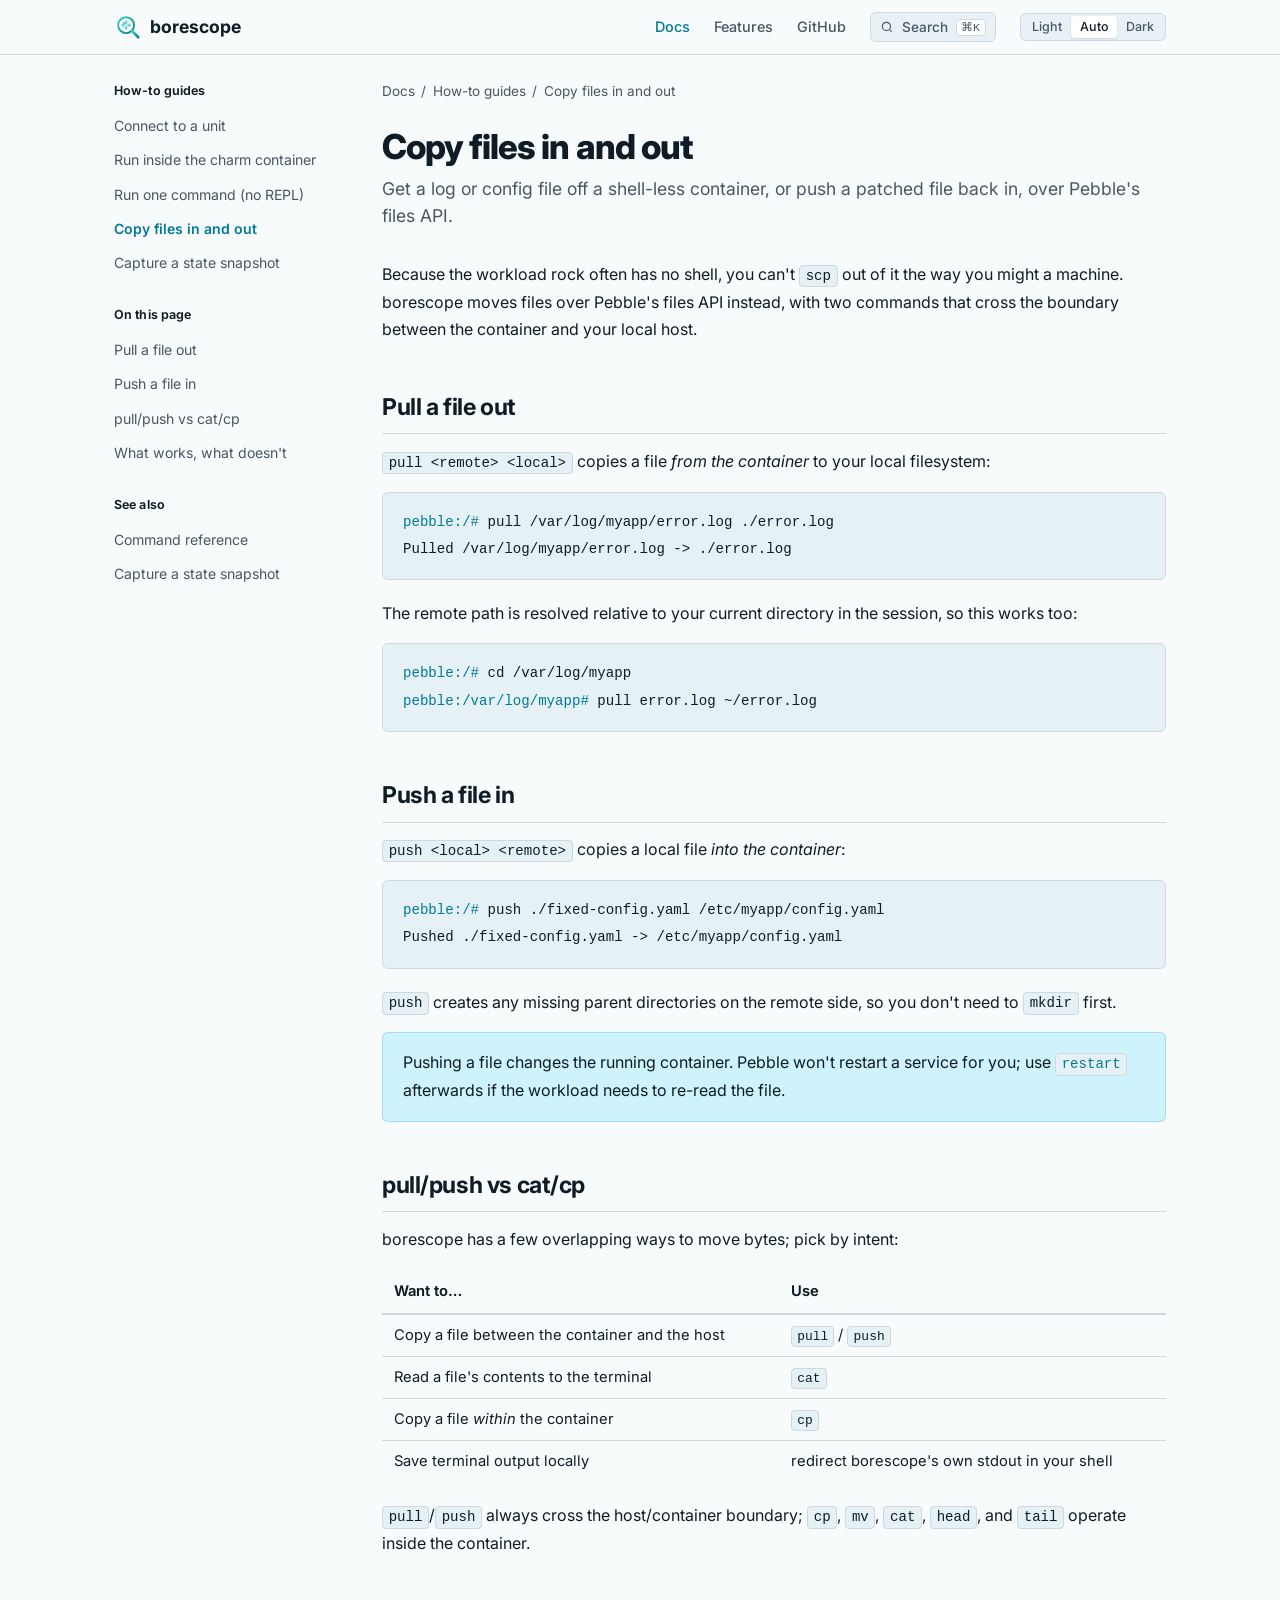
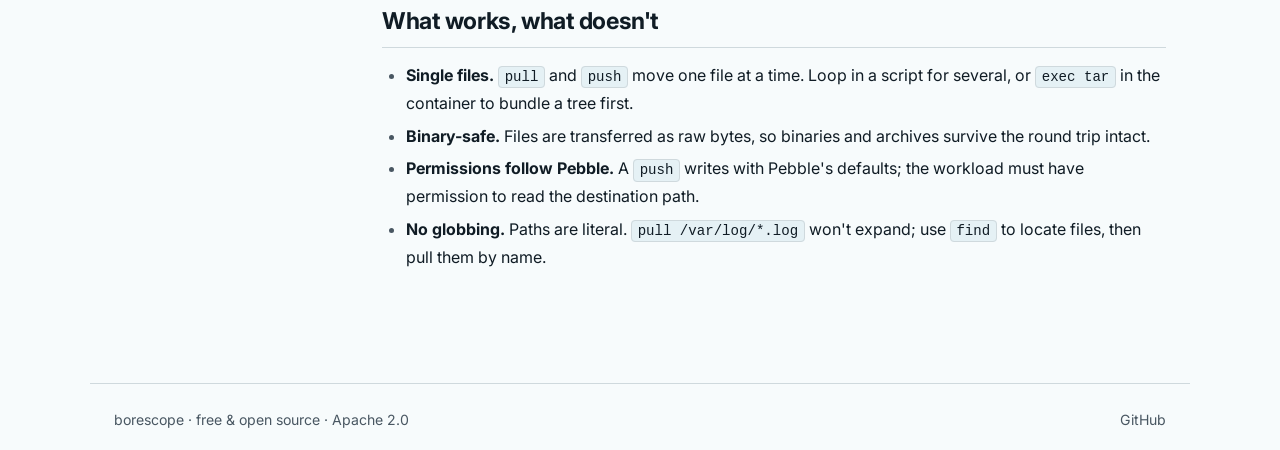
<file: docs/docs/howto-files.html>
<!DOCTYPE html>
<html lang="en">
<head>
<meta charset="utf-8">
<meta name="viewport" content="width=device-width, initial-scale=1">
<title>How to copy files in and out: borescope</title>
<meta name="description" content="Pull files out of a shell-less Juju Kubernetes workload container, or push files in, with borescope's pull and push commands.">
<link rel="icon" href="../favicon.svg" type="image/svg+xml">
<link rel="preconnect" href="https://fonts.bunny.net">
<link rel="stylesheet" href="https://fonts.bunny.net/css?family=inter:400,500,600,700,800|jetbrains-mono:400&display=swap">
<link rel="stylesheet" href="docs.css">
<script>
// Apply stored theme before first paint to prevent flash.
(function() {
  var t = localStorage.getItem("borescope-theme");
  if (t && t !== "auto") document.documentElement.setAttribute("data-theme", t);
})();
</script>
</head>
<body>

<a href="#main" class="skip-link">Skip to content</a>

<nav class="doc-nav" aria-label="Main">
  <div class="doc-nav-inner">
    <a href="../index.html" class="doc-nav-logo">
      <img src="../logo.svg" alt="borescope" width="28" height="28">
      <span>borescope</span>
    </a>
    <button class="doc-nav-toggle" aria-label="Open menu" aria-expanded="false" aria-controls="nav-menu">
      <span></span><span></span><span></span>
    </button>
    <div class="doc-nav-links" id="nav-menu">
      <a href="index.html" class="current">Docs</a>
      <a href="../index.html#features">Features</a>
      <a href="https://github.com/tonyandrewmeyer/borescope" target="_blank" rel="noopener">GitHub</a>
      <button type="button" class="palette-trigger" aria-label="Search docs" aria-keyshortcuts="Control+K Meta+K">
        <svg width="14" height="14" viewBox="0 0 24 24" fill="none" stroke="currentColor" stroke-width="2" aria-hidden="true"><circle cx="11" cy="11" r="7"/><path d="m20 20-3-3"/></svg>
        <span>Search</span>
        <kbd>⌘K</kbd>
      </button>
      <div class="theme-switcher" role="group" aria-label="Colour theme">
        <button type="button" data-theme="light" aria-pressed="false">Light</button>
        <button type="button" data-theme="auto" aria-pressed="true">Auto</button>
        <button type="button" data-theme="dark" aria-pressed="false">Dark</button>
      </div>
    </div>
  </div>
</nav>

<dialog class="palette" aria-label="Search documentation">
  <div class="palette-inner">
    <div class="palette-input-row">
      <svg width="16" height="16" viewBox="0 0 24 24" fill="none" stroke="currentColor" stroke-width="2" aria-hidden="true"><circle cx="11" cy="11" r="7"/><path d="m20 20-3-3"/></svg>
      <input type="search" class="palette-input" placeholder="Search docs..." autocomplete="off" spellcheck="false" aria-label="Type to filter pages" aria-controls="palette-list" aria-activedescendant="">
      <kbd>Esc</kbd>
    </div>
    <ul class="palette-list" id="palette-list" role="listbox"></ul>
    <div class="palette-empty" hidden>No pages match. Try a different search.</div>
    <div class="palette-footer">
      <span><kbd>↑</kbd><kbd>↓</kbd> Navigate</span>
      <span><kbd>Enter</kbd> Open</span>
      <span><kbd>Esc</kbd> Close</span>
    </div>
  </div>
</dialog>

<script type="application/json" id="palette-data">[{"slug":"index","label":"Documentation home","section":""},{"slug":"tutorial","label":"Debug your first container","section":"Tutorial"},{"slug":"howto-connect","label":"Connect to a unit","section":"How-to guides"},{"slug":"howto-here","label":"Run inside the charm container","section":"How-to guides"},{"slug":"howto-oneshot","label":"Run one command (no REPL)","section":"How-to guides"},{"slug":"howto-files","label":"Copy files in and out","section":"How-to guides"},{"slug":"howto-snapshot","label":"Capture a state snapshot","section":"How-to guides"},{"slug":"reference-cli","label":"CLI reference","section":"Reference"},{"slug":"reference-commands","label":"Command reference","section":"Reference"},{"slug":"reference-pebble","label":"Pebble compatibility","section":"Reference"},{"slug":"explanation-architecture","label":"How borescope works","section":"Explanation"},{"slug":"explanation-transport","label":"How it reaches Pebble","section":"Explanation"},{"slug":"explanation-scope","label":"Scope and philosophy","section":"Explanation"}]</script>
<div class="doc-layout">
  <aside class="doc-sidebar">
    <h4>How-to guides</h4>
    <ul>
      <li><a href="howto-connect.html">Connect to a unit</a></li>
      <li><a href="howto-here.html">Run inside the charm container</a></li>
      <li><a href="howto-oneshot.html">Run one command (no REPL)</a></li>
      <li><a href="howto-files.html" class="current">Copy files in and out</a></li>
      <li><a href="howto-snapshot.html">Capture a state snapshot</a></li>
    </ul>
    <h4>On this page</h4>
    <ul>
      <li><a href="#pull">Pull a file out</a></li>
      <li><a href="#push">Push a file in</a></li>
      <li><a href="#vs-cat">pull/push vs cat/cp</a></li>
      <li><a href="#limits">What works, what doesn't</a></li>
    </ul>
    <h4>See also</h4>
    <ul>
      <li><a href="reference-commands.html">Command reference</a></li>
      <li><a href="howto-snapshot.html">Capture a state snapshot</a></li>
    </ul>
  </aside>

  <main id="main" class="doc-content">
    <div class="breadcrumb">
      <a href="index.html">Docs</a><span class="sep">/</span>How-to guides<span class="sep">/</span>Copy files in and out
    </div>

    <h1>Copy files in and out</h1>
    <p class="subtitle">
      Get a log or config file off a shell-less container, or push a patched file back in, over Pebble's files API.
    </p>

<p>Because the workload rock often has no shell, you can't <code>scp</code> out of it the way
you might a machine. borescope moves files over Pebble's files API instead, with
two commands that cross the boundary between the container and your local host.</p>
<h2 id="pull">Pull a file out</h2>
<p><code>pull &lt;remote&gt; &lt;local&gt;</code> copies a file <em>from the container</em> to your local
filesystem:</p>
<pre><code><span class="prompt">pebble:/#</span> pull /var/log/myapp/error.log ./error.log
Pulled /var/log/myapp/error.log -&gt; ./error.log</code></pre>
<p>The remote path is resolved relative to your current directory in the session,
so this works too:</p>
<pre><code><span class="prompt">pebble:/#</span> cd /var/log/myapp
<span class="prompt">pebble:/var/log/myapp#</span> pull error.log ~/error.log</code></pre>
<h2 id="push">Push a file in</h2>
<p><code>push &lt;local&gt; &lt;remote&gt;</code> copies a local file <em>into the container</em>:</p>
<pre><code><span class="prompt">pebble:/#</span> push ./fixed-config.yaml /etc/myapp/config.yaml
Pushed ./fixed-config.yaml -&gt; /etc/myapp/config.yaml</code></pre>
<p><code>push</code> creates any missing parent directories on the remote side, so you don't
need to <code>mkdir</code> first.</p>
<blockquote>
<p>Pushing a file changes the running container. Pebble won't restart a service
for you; use <a href="reference-commands.html#pebble-native"><code>restart</code></a> afterwards if
the workload needs to re-read the file.</p>
</blockquote>
<h2 id="vs-cat">pull/push vs cat/cp</h2>
<p>borescope has a few overlapping ways to move bytes; pick by intent:</p>
<table>
<thead>
<tr>
<th>Want to&hellip;</th>
<th>Use</th>
</tr>
</thead>
<tbody>
<tr>
<td>Copy a file between the container and the host</td>
<td><code>pull</code> / <code>push</code></td>
</tr>
<tr>
<td>Read a file's contents to the terminal</td>
<td><code>cat</code></td>
</tr>
<tr>
<td>Copy a file <em>within</em> the container</td>
<td><code>cp</code></td>
</tr>
<tr>
<td>Save terminal output locally</td>
<td>redirect borescope's own stdout in your shell</td>
</tr>
</tbody>
</table>
<p><code>pull</code>/<code>push</code> always cross the host/container boundary; <code>cp</code>, <code>mv</code>, <code>cat</code>,
<code>head</code>, and <code>tail</code> operate inside the container.</p>
<h2 id="limits">What works, what doesn't</h2>
<ul>
<li><strong>Single files.</strong> <code>pull</code> and <code>push</code> move one file at a time. Loop in a script
for several, or <code>exec tar</code> in the container to bundle a tree first.</li>
<li><strong>Binary-safe.</strong> Files are transferred as raw bytes, so binaries and archives
survive the round trip intact.</li>
<li><strong>Permissions follow Pebble.</strong> A <code>push</code> writes with Pebble's defaults; the
workload must have permission to read the destination path.</li>
<li><strong>No globbing.</strong> Paths are literal. <code>pull /var/log/*.log</code> won't expand; use
<code>find</code> to locate files, then pull them by name.</li>
</ul>
  </main>
</div>

<footer class="doc-footer">
  <div class="doc-footer-inner">
    <span>borescope &middot; free &amp; open source &middot; Apache 2.0</span>
    <div>
      <a href="https://github.com/tonyandrewmeyer/borescope" target="_blank" rel="noopener">GitHub</a>
    </div>
  </div>
</footer>

<script>
(function() {
  var toggle = document.querySelector('.doc-nav-toggle');
  var links = document.querySelector('.doc-nav-links');
  if (!toggle || !links) return;
  toggle.addEventListener('click', function() {
    var open = links.classList.toggle('open');
    toggle.classList.toggle('open', open);
    toggle.setAttribute('aria-expanded', String(open));
    toggle.setAttribute('aria-label', open ? 'Close menu' : 'Open menu');
  });
  links.querySelectorAll('a').forEach(function(a) {
    a.addEventListener('click', function() {
      links.classList.remove('open');
      toggle.classList.remove('open');
      toggle.setAttribute('aria-expanded', 'false');
      toggle.setAttribute('aria-label', 'Open menu');
    });
  });
})();

(function() {
  var root = document.documentElement;
  var buttons = document.querySelectorAll('.theme-switcher button');
  if (!buttons.length) return;
  var stored = localStorage.getItem('borescope-theme') || 'auto';
  function apply(theme) {
    if (theme === 'auto') root.removeAttribute('data-theme');
    else root.setAttribute('data-theme', theme);
    buttons.forEach(function(btn) {
      btn.setAttribute('aria-pressed', btn.getAttribute('data-theme') === theme ? 'true' : 'false');
    });
    localStorage.setItem('borescope-theme', theme);
  }
  buttons.forEach(function(btn) {
    btn.addEventListener('click', function() { apply(btn.getAttribute('data-theme')); });
  });
  apply(stored);
})();

// Command palette: Cmd/Ctrl-K opens, type to filter, arrows to navigate.
(function() {
  var dialog = document.querySelector('.palette');
  var dataEl = document.getElementById('palette-data');
  var triggers = document.querySelectorAll('.palette-trigger');
  if (!dialog || !dataEl || typeof dialog.showModal !== 'function') return;

  var pages;
  try { pages = JSON.parse(dataEl.textContent); } catch (e) { return; }

  var input = dialog.querySelector('.palette-input');
  var list = dialog.querySelector('.palette-list');
  var empty = dialog.querySelector('.palette-empty');
  var here = (location.pathname.split('/').pop() || 'index.html').replace('.html', '');
  var idx = 0;
  var visible = [];

  function render(query) {
    var q = (query || '').toLowerCase().trim();
    list.innerHTML = '';
    visible = pages.filter(function(p) {
      if (!q) return true;
      return p.label.toLowerCase().indexOf(q) !== -1
          || p.section.toLowerCase().indexOf(q) !== -1
          || p.slug.toLowerCase().indexOf(q) !== -1;
    });
    if (!visible.length) {
      empty.hidden = false;
      input.setAttribute('aria-activedescendant', '');
      return;
    }
    empty.hidden = true;
    idx = 0;
    visible.forEach(function(p, i) {
      var li = document.createElement('li');
      li.id = 'palette-item-' + i;
      li.className = 'palette-item' + (p.slug === here ? ' current' : '');
      li.setAttribute('role', 'option');
      li.setAttribute('data-href', p.slug + '.html');
      li.innerHTML = '<span class="palette-item-label">' + p.label + '</span>'
                   + (p.section ? '<span class="palette-item-section">' + p.section + '</span>' : '<span class="palette-item-section">Index</span>');
      li.addEventListener('mouseenter', function() { setActive(i); });
      li.addEventListener('click', function() { open(visible[i]); });
      list.appendChild(li);
    });
    setActive(0);
  }

  function setActive(i) {
    if (!visible.length) return;
    idx = (i + visible.length) % visible.length;
    Array.prototype.forEach.call(list.children, function(li, j) {
      li.setAttribute('aria-selected', j === idx ? 'true' : 'false');
      if (j === idx) {
        input.setAttribute('aria-activedescendant', li.id);
        var top = li.offsetTop, bot = top + li.offsetHeight;
        if (top < list.scrollTop) list.scrollTop = top;
        else if (bot > list.scrollTop + list.clientHeight) list.scrollTop = bot - list.clientHeight;
      }
    });
  }

  function open(page) {
    if (!page) return;
    location.href = page.slug + '.html';
  }

  function show() {
    if (dialog.open) return;
    input.value = '';
    render('');
    dialog.showModal();
    setTimeout(function() { input.focus(); }, 0);
  }

  triggers.forEach(function(t) { t.addEventListener('click', show); });

  document.addEventListener('keydown', function(e) {
    if ((e.metaKey || e.ctrlKey) && (e.key === 'k' || e.key === 'K')) {
      e.preventDefault();
      if (dialog.open) dialog.close(); else show();
      return;
    }
    var typingInField = e.target && (e.target.tagName === 'INPUT' || e.target.tagName === 'TEXTAREA' || e.target.isContentEditable);
    if (e.key === '/' && !typingInField && !dialog.open) {
      e.preventDefault();
      show();
    }
  });

  input.addEventListener('input', function() { render(input.value); });

  input.addEventListener('keydown', function(e) {
    if (e.key === 'ArrowDown') { e.preventDefault(); setActive(idx + 1); }
    else if (e.key === 'ArrowUp') { e.preventDefault(); setActive(idx - 1); }
    else if (e.key === 'Enter') { e.preventDefault(); open(visible[idx]); }
  });

  dialog.addEventListener('click', function(e) {
    var r = dialog.getBoundingClientRect();
    if (e.clientX < r.left || e.clientX > r.right || e.clientY < r.top || e.clientY > r.bottom) {
      dialog.close();
    }
  });
})();

(function() {
  document.querySelectorAll('.doc-content pre').forEach(function(pre) {
    var code = pre.querySelector('code');
    if (!code) return;
    var btn = document.createElement('button');
    btn.type = 'button';
    btn.className = 'copy-btn';
    btn.textContent = 'Copy';
    btn.setAttribute('aria-label', 'Copy code to clipboard');
    btn.addEventListener('click', function() {
      var text = code.innerText;
      var done = function() {
        btn.textContent = 'Copied';
        btn.classList.add('copied');
        setTimeout(function() {
          btn.textContent = 'Copy';
          btn.classList.remove('copied');
        }, 1500);
      };
      if (navigator.clipboard && navigator.clipboard.writeText) {
        navigator.clipboard.writeText(text).then(done, function() {});
      } else {
        var ta = document.createElement('textarea');
        ta.value = text;
        ta.setAttribute('readonly', '');
        ta.style.position = 'absolute';
        ta.style.left = '-9999px';
        document.body.appendChild(ta);
        ta.select();
        try { document.execCommand('copy'); done(); } catch (e) {}
        document.body.removeChild(ta);
      }
    });
    pre.appendChild(btn);
  });
})();
</script>

</body>
</html>
</file>
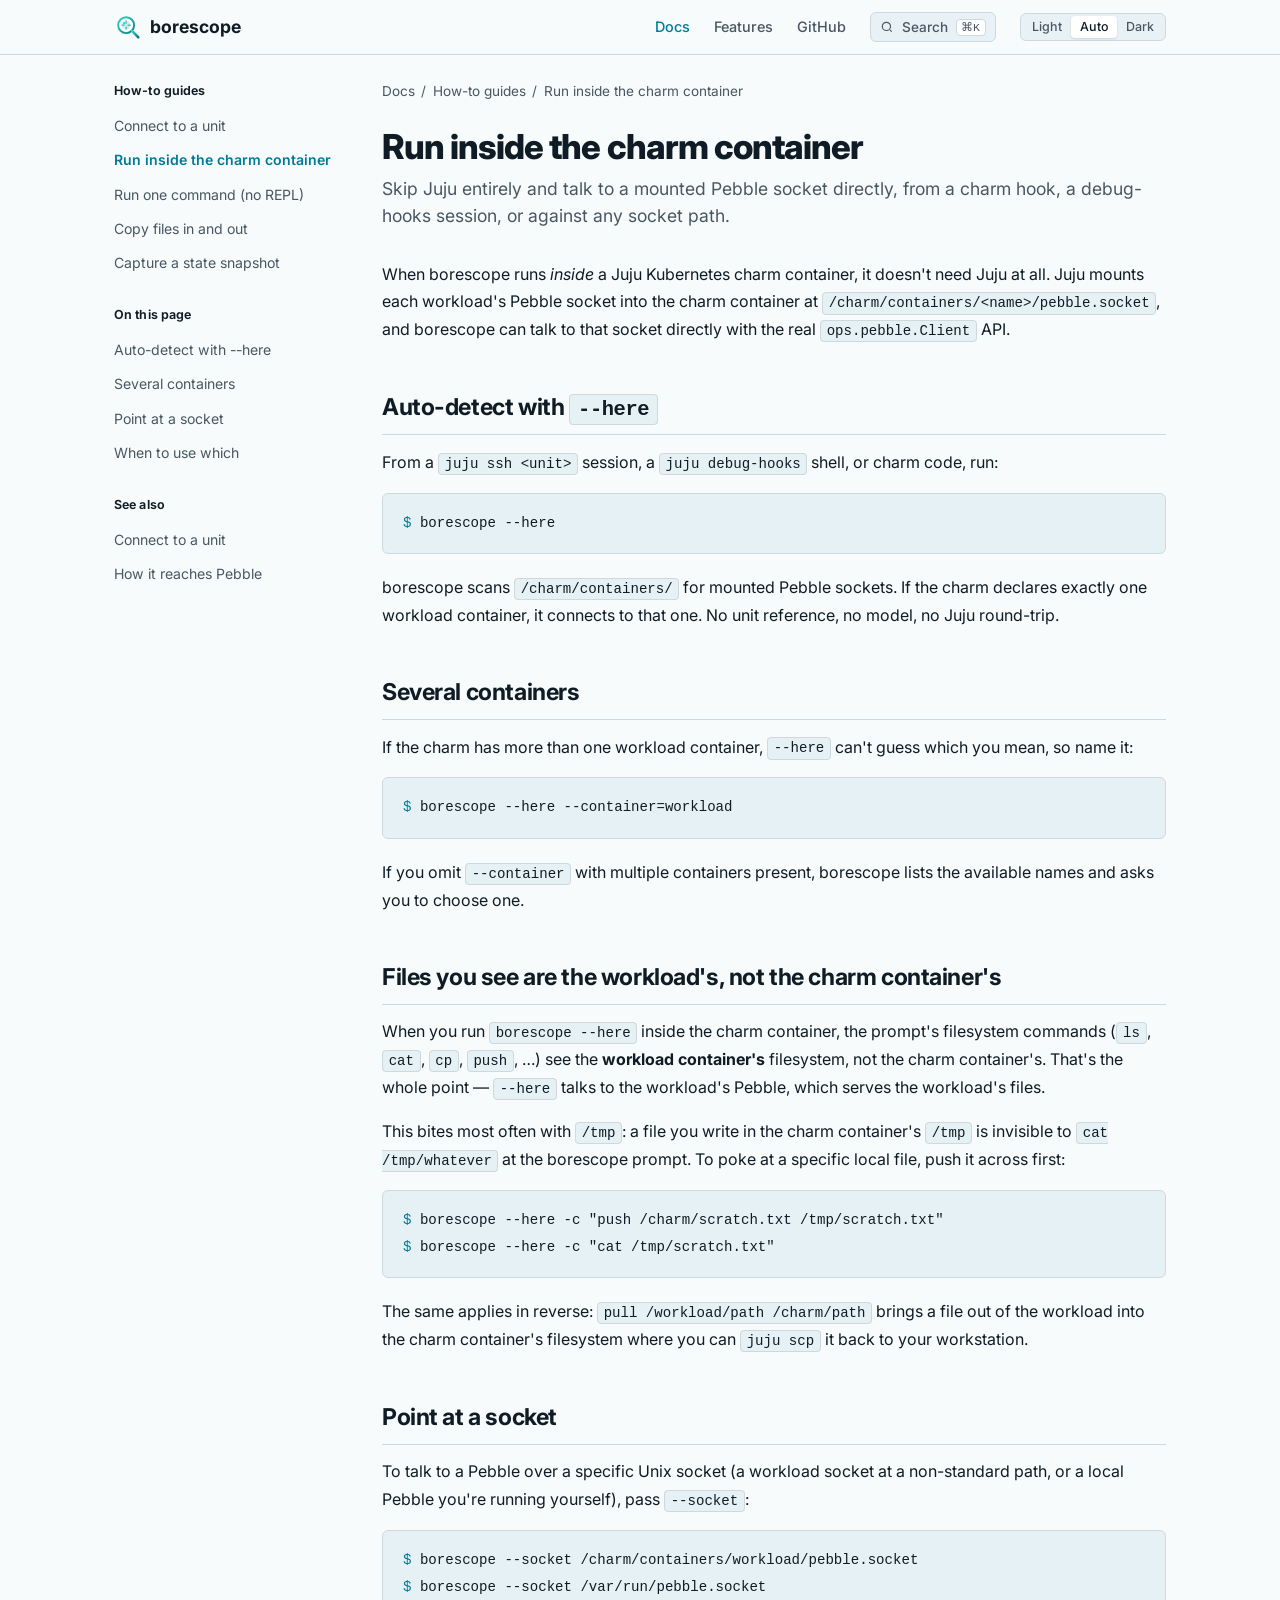
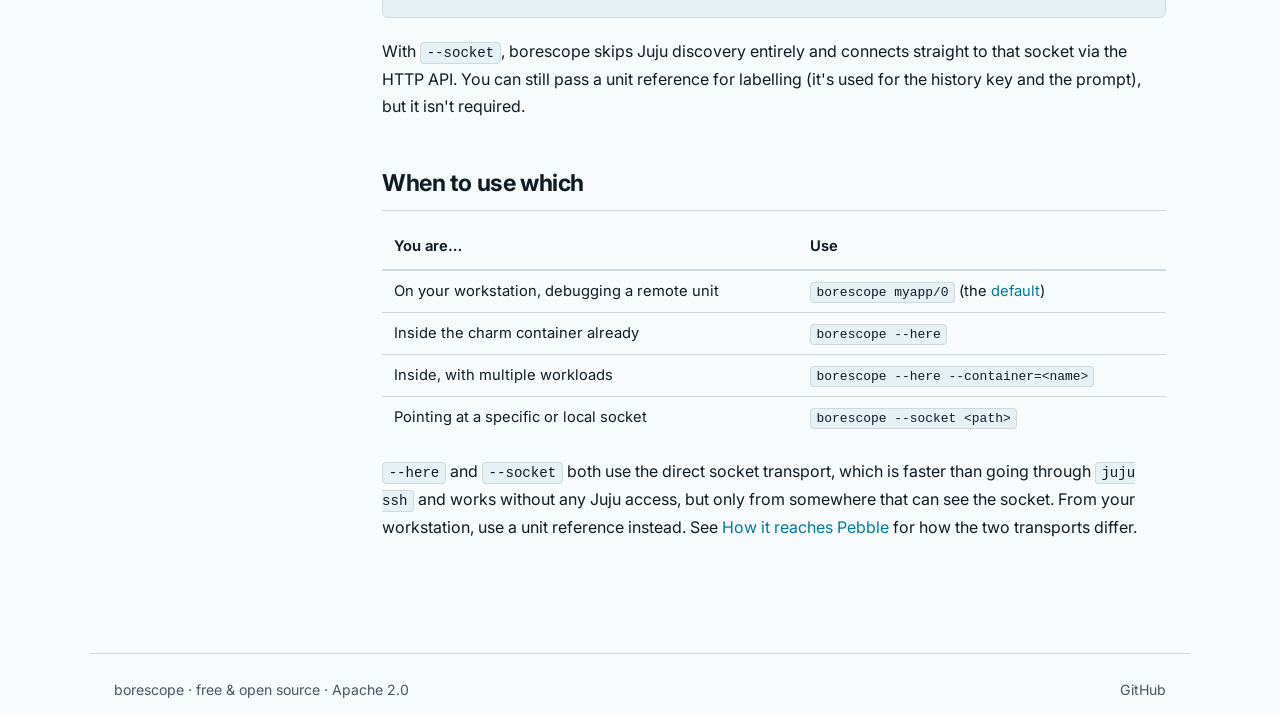
<file: docs/docs/howto-here.html>
<!DOCTYPE html>
<html lang="en">
<head>
<meta charset="utf-8">
<meta name="viewport" content="width=device-width, initial-scale=1">
<title>How to run inside the charm container: borescope</title>
<meta name="description" content="Use borescope from inside a Juju Kubernetes charm container, or against a Pebble socket directly, with --here and --socket.">
<link rel="icon" href="../favicon.svg" type="image/svg+xml">
<link rel="preconnect" href="https://fonts.bunny.net">
<link rel="stylesheet" href="https://fonts.bunny.net/css?family=inter:400,500,600,700,800|jetbrains-mono:400&display=swap">
<link rel="stylesheet" href="docs.css">
<script>
// Apply stored theme before first paint to prevent flash.
(function() {
  var t = localStorage.getItem("borescope-theme");
  if (t && t !== "auto") document.documentElement.setAttribute("data-theme", t);
})();
</script>
</head>
<body>

<a href="#main" class="skip-link">Skip to content</a>

<nav class="doc-nav" aria-label="Main">
  <div class="doc-nav-inner">
    <a href="../index.html" class="doc-nav-logo">
      <img src="../logo.svg" alt="borescope" width="28" height="28">
      <span>borescope</span>
    </a>
    <button class="doc-nav-toggle" aria-label="Open menu" aria-expanded="false" aria-controls="nav-menu">
      <span></span><span></span><span></span>
    </button>
    <div class="doc-nav-links" id="nav-menu">
      <a href="index.html" class="current">Docs</a>
      <a href="../index.html#features">Features</a>
      <a href="https://github.com/tonyandrewmeyer/borescope" target="_blank" rel="noopener">GitHub</a>
      <button type="button" class="palette-trigger" aria-label="Search docs" aria-keyshortcuts="Control+K Meta+K">
        <svg width="14" height="14" viewBox="0 0 24 24" fill="none" stroke="currentColor" stroke-width="2" aria-hidden="true"><circle cx="11" cy="11" r="7"/><path d="m20 20-3-3"/></svg>
        <span>Search</span>
        <kbd>⌘K</kbd>
      </button>
      <div class="theme-switcher" role="group" aria-label="Colour theme">
        <button type="button" data-theme="light" aria-pressed="false">Light</button>
        <button type="button" data-theme="auto" aria-pressed="true">Auto</button>
        <button type="button" data-theme="dark" aria-pressed="false">Dark</button>
      </div>
    </div>
  </div>
</nav>

<dialog class="palette" aria-label="Search documentation">
  <div class="palette-inner">
    <div class="palette-input-row">
      <svg width="16" height="16" viewBox="0 0 24 24" fill="none" stroke="currentColor" stroke-width="2" aria-hidden="true"><circle cx="11" cy="11" r="7"/><path d="m20 20-3-3"/></svg>
      <input type="search" class="palette-input" placeholder="Search docs..." autocomplete="off" spellcheck="false" aria-label="Type to filter pages" aria-controls="palette-list" aria-activedescendant="">
      <kbd>Esc</kbd>
    </div>
    <ul class="palette-list" id="palette-list" role="listbox"></ul>
    <div class="palette-empty" hidden>No pages match. Try a different search.</div>
    <div class="palette-footer">
      <span><kbd>↑</kbd><kbd>↓</kbd> Navigate</span>
      <span><kbd>Enter</kbd> Open</span>
      <span><kbd>Esc</kbd> Close</span>
    </div>
  </div>
</dialog>

<script type="application/json" id="palette-data">[{"slug":"index","label":"Documentation home","section":""},{"slug":"tutorial","label":"Debug your first container","section":"Tutorial"},{"slug":"howto-connect","label":"Connect to a unit","section":"How-to guides"},{"slug":"howto-here","label":"Run inside the charm container","section":"How-to guides"},{"slug":"howto-oneshot","label":"Run one command (no REPL)","section":"How-to guides"},{"slug":"howto-files","label":"Copy files in and out","section":"How-to guides"},{"slug":"howto-snapshot","label":"Capture a state snapshot","section":"How-to guides"},{"slug":"reference-cli","label":"CLI reference","section":"Reference"},{"slug":"reference-commands","label":"Command reference","section":"Reference"},{"slug":"reference-pebble","label":"Pebble compatibility","section":"Reference"},{"slug":"explanation-architecture","label":"How borescope works","section":"Explanation"},{"slug":"explanation-transport","label":"How it reaches Pebble","section":"Explanation"},{"slug":"explanation-scope","label":"Scope and philosophy","section":"Explanation"}]</script>
<div class="doc-layout">
  <aside class="doc-sidebar">
    <h4>How-to guides</h4>
    <ul>
      <li><a href="howto-connect.html">Connect to a unit</a></li>
      <li><a href="howto-here.html" class="current">Run inside the charm container</a></li>
      <li><a href="howto-oneshot.html">Run one command (no REPL)</a></li>
      <li><a href="howto-files.html">Copy files in and out</a></li>
      <li><a href="howto-snapshot.html">Capture a state snapshot</a></li>
    </ul>
    <h4>On this page</h4>
    <ul>
      <li><a href="#here">Auto-detect with --here</a></li>
      <li><a href="#multiple">Several containers</a></li>
      <li><a href="#socket">Point at a socket</a></li>
      <li><a href="#when">When to use which</a></li>
    </ul>
    <h4>See also</h4>
    <ul>
      <li><a href="howto-connect.html">Connect to a unit</a></li>
      <li><a href="explanation-transport.html">How it reaches Pebble</a></li>
    </ul>
  </aside>

  <main id="main" class="doc-content">
    <div class="breadcrumb">
      <a href="index.html">Docs</a><span class="sep">/</span>How-to guides<span class="sep">/</span>Run inside the charm container
    </div>

    <h1>Run inside the charm container</h1>
    <p class="subtitle">
      Skip Juju entirely and talk to a mounted Pebble socket directly, from a charm hook, a debug-hooks session, or against any socket path.
    </p>

<p>When borescope runs <em>inside</em> a Juju Kubernetes charm container, it doesn't need
Juju at all. Juju mounts each workload's Pebble socket into the charm container
at <code>/charm/containers/&lt;name&gt;/pebble.socket</code>, and borescope can talk to that
socket directly with the real <code>ops.pebble.Client</code> API.</p>
<h2 id="here">Auto-detect with <code>--here</code></h2>
<p>From a <code>juju ssh &lt;unit&gt;</code> session, a <code>juju debug-hooks</code> shell, or charm code,
run:</p>
<pre><code><span class="prompt">$</span> borescope --here</code></pre>
<p>borescope scans <code>/charm/containers/</code> for mounted Pebble sockets. If the charm
declares exactly one workload container, it connects to that one. No unit
reference, no model, no Juju round-trip.</p>
<h2 id="multiple">Several containers</h2>
<p>If the charm has more than one workload container, <code>--here</code> can't guess which
you mean, so name it:</p>
<pre><code><span class="prompt">$</span> borescope --here --container=workload</code></pre>
<p>If you omit <code>--container</code> with multiple containers present, borescope lists the
available names and asks you to choose one.</p>
<h2 id="workload-namespace">Files you see are the workload's, not the charm container's</h2>
<p>When you run <code>borescope --here</code> inside the charm container, the prompt's
filesystem commands (<code>ls</code>, <code>cat</code>, <code>cp</code>, <code>push</code>, &hellip;) see the <strong>workload
container's</strong> filesystem, not the charm container's. That's the whole
point &mdash; <code>--here</code> talks to the workload's Pebble, which serves the
workload's files.</p>
<p>This bites most often with <code>/tmp</code>: a file you write in the charm
container's <code>/tmp</code> is invisible to <code>cat /tmp/whatever</code> at the borescope
prompt. To poke at a specific local file, push it across first:</p>
<pre><code><span class="prompt">$</span> borescope --here -c "push /charm/scratch.txt /tmp/scratch.txt"
<span class="prompt">$</span> borescope --here -c "cat /tmp/scratch.txt"</code></pre>
<p>The same applies in reverse: <code>pull /workload/path /charm/path</code> brings
a file out of the workload into the charm container's filesystem
where you can <code>juju scp</code> it back to your workstation.</p>
<h2 id="socket">Point at a socket</h2>
<p>To talk to a Pebble over a specific Unix socket (a workload socket at a
non-standard path, or a local Pebble you're running yourself), pass <code>--socket</code>:</p>
<pre><code><span class="prompt">$</span> borescope --socket /charm/containers/workload/pebble.socket
<span class="prompt">$</span> borescope --socket /var/run/pebble.socket</code></pre>
<p>With <code>--socket</code>, borescope skips Juju discovery entirely and connects straight
to that socket via the HTTP API. You can still pass a unit reference for
labelling (it's used for the history key and the prompt), but it isn't required.</p>
<h2 id="when">When to use which</h2>
<table>
<thead>
<tr>
<th>You are&hellip;</th>
<th>Use</th>
</tr>
</thead>
<tbody>
<tr>
<td>On your workstation, debugging a remote unit</td>
<td><code>borescope myapp/0</code> (the <a href="howto-connect.html">default</a>)</td>
</tr>
<tr>
<td>Inside the charm container already</td>
<td><code>borescope --here</code></td>
</tr>
<tr>
<td>Inside, with multiple workloads</td>
<td><code>borescope --here --container=&lt;name&gt;</code></td>
</tr>
<tr>
<td>Pointing at a specific or local socket</td>
<td><code>borescope --socket &lt;path&gt;</code></td>
</tr>
</tbody>
</table>
<p><code>--here</code> and <code>--socket</code> both use the direct socket transport, which is faster
than going through <code>juju ssh</code> and works without any Juju access, but only
from somewhere that can see the socket. From your workstation, use a unit
reference instead. See <a href="explanation-transport.html">How it reaches Pebble</a> for
how the two transports differ.</p>
  </main>
</div>

<footer class="doc-footer">
  <div class="doc-footer-inner">
    <span>borescope &middot; free &amp; open source &middot; Apache 2.0</span>
    <div>
      <a href="https://github.com/tonyandrewmeyer/borescope" target="_blank" rel="noopener">GitHub</a>
    </div>
  </div>
</footer>

<script>
(function() {
  var toggle = document.querySelector('.doc-nav-toggle');
  var links = document.querySelector('.doc-nav-links');
  if (!toggle || !links) return;
  toggle.addEventListener('click', function() {
    var open = links.classList.toggle('open');
    toggle.classList.toggle('open', open);
    toggle.setAttribute('aria-expanded', String(open));
    toggle.setAttribute('aria-label', open ? 'Close menu' : 'Open menu');
  });
  links.querySelectorAll('a').forEach(function(a) {
    a.addEventListener('click', function() {
      links.classList.remove('open');
      toggle.classList.remove('open');
      toggle.setAttribute('aria-expanded', 'false');
      toggle.setAttribute('aria-label', 'Open menu');
    });
  });
})();

(function() {
  var root = document.documentElement;
  var buttons = document.querySelectorAll('.theme-switcher button');
  if (!buttons.length) return;
  var stored = localStorage.getItem('borescope-theme') || 'auto';
  function apply(theme) {
    if (theme === 'auto') root.removeAttribute('data-theme');
    else root.setAttribute('data-theme', theme);
    buttons.forEach(function(btn) {
      btn.setAttribute('aria-pressed', btn.getAttribute('data-theme') === theme ? 'true' : 'false');
    });
    localStorage.setItem('borescope-theme', theme);
  }
  buttons.forEach(function(btn) {
    btn.addEventListener('click', function() { apply(btn.getAttribute('data-theme')); });
  });
  apply(stored);
})();

// Command palette: Cmd/Ctrl-K opens, type to filter, arrows to navigate.
(function() {
  var dialog = document.querySelector('.palette');
  var dataEl = document.getElementById('palette-data');
  var triggers = document.querySelectorAll('.palette-trigger');
  if (!dialog || !dataEl || typeof dialog.showModal !== 'function') return;

  var pages;
  try { pages = JSON.parse(dataEl.textContent); } catch (e) { return; }

  var input = dialog.querySelector('.palette-input');
  var list = dialog.querySelector('.palette-list');
  var empty = dialog.querySelector('.palette-empty');
  var here = (location.pathname.split('/').pop() || 'index.html').replace('.html', '');
  var idx = 0;
  var visible = [];

  function render(query) {
    var q = (query || '').toLowerCase().trim();
    list.innerHTML = '';
    visible = pages.filter(function(p) {
      if (!q) return true;
      return p.label.toLowerCase().indexOf(q) !== -1
          || p.section.toLowerCase().indexOf(q) !== -1
          || p.slug.toLowerCase().indexOf(q) !== -1;
    });
    if (!visible.length) {
      empty.hidden = false;
      input.setAttribute('aria-activedescendant', '');
      return;
    }
    empty.hidden = true;
    idx = 0;
    visible.forEach(function(p, i) {
      var li = document.createElement('li');
      li.id = 'palette-item-' + i;
      li.className = 'palette-item' + (p.slug === here ? ' current' : '');
      li.setAttribute('role', 'option');
      li.setAttribute('data-href', p.slug + '.html');
      li.innerHTML = '<span class="palette-item-label">' + p.label + '</span>'
                   + (p.section ? '<span class="palette-item-section">' + p.section + '</span>' : '<span class="palette-item-section">Index</span>');
      li.addEventListener('mouseenter', function() { setActive(i); });
      li.addEventListener('click', function() { open(visible[i]); });
      list.appendChild(li);
    });
    setActive(0);
  }

  function setActive(i) {
    if (!visible.length) return;
    idx = (i + visible.length) % visible.length;
    Array.prototype.forEach.call(list.children, function(li, j) {
      li.setAttribute('aria-selected', j === idx ? 'true' : 'false');
      if (j === idx) {
        input.setAttribute('aria-activedescendant', li.id);
        var top = li.offsetTop, bot = top + li.offsetHeight;
        if (top < list.scrollTop) list.scrollTop = top;
        else if (bot > list.scrollTop + list.clientHeight) list.scrollTop = bot - list.clientHeight;
      }
    });
  }

  function open(page) {
    if (!page) return;
    location.href = page.slug + '.html';
  }

  function show() {
    if (dialog.open) return;
    input.value = '';
    render('');
    dialog.showModal();
    setTimeout(function() { input.focus(); }, 0);
  }

  triggers.forEach(function(t) { t.addEventListener('click', show); });

  document.addEventListener('keydown', function(e) {
    if ((e.metaKey || e.ctrlKey) && (e.key === 'k' || e.key === 'K')) {
      e.preventDefault();
      if (dialog.open) dialog.close(); else show();
      return;
    }
    var typingInField = e.target && (e.target.tagName === 'INPUT' || e.target.tagName === 'TEXTAREA' || e.target.isContentEditable);
    if (e.key === '/' && !typingInField && !dialog.open) {
      e.preventDefault();
      show();
    }
  });

  input.addEventListener('input', function() { render(input.value); });

  input.addEventListener('keydown', function(e) {
    if (e.key === 'ArrowDown') { e.preventDefault(); setActive(idx + 1); }
    else if (e.key === 'ArrowUp') { e.preventDefault(); setActive(idx - 1); }
    else if (e.key === 'Enter') { e.preventDefault(); open(visible[idx]); }
  });

  dialog.addEventListener('click', function(e) {
    var r = dialog.getBoundingClientRect();
    if (e.clientX < r.left || e.clientX > r.right || e.clientY < r.top || e.clientY > r.bottom) {
      dialog.close();
    }
  });
})();

(function() {
  document.querySelectorAll('.doc-content pre').forEach(function(pre) {
    var code = pre.querySelector('code');
    if (!code) return;
    var btn = document.createElement('button');
    btn.type = 'button';
    btn.className = 'copy-btn';
    btn.textContent = 'Copy';
    btn.setAttribute('aria-label', 'Copy code to clipboard');
    btn.addEventListener('click', function() {
      var text = code.innerText;
      var done = function() {
        btn.textContent = 'Copied';
        btn.classList.add('copied');
        setTimeout(function() {
          btn.textContent = 'Copy';
          btn.classList.remove('copied');
        }, 1500);
      };
      if (navigator.clipboard && navigator.clipboard.writeText) {
        navigator.clipboard.writeText(text).then(done, function() {});
      } else {
        var ta = document.createElement('textarea');
        ta.value = text;
        ta.setAttribute('readonly', '');
        ta.style.position = 'absolute';
        ta.style.left = '-9999px';
        document.body.appendChild(ta);
        ta.select();
        try { document.execCommand('copy'); done(); } catch (e) {}
        document.body.removeChild(ta);
      }
    });
    pre.appendChild(btn);
  });
})();
</script>

</body>
</html>
</file>
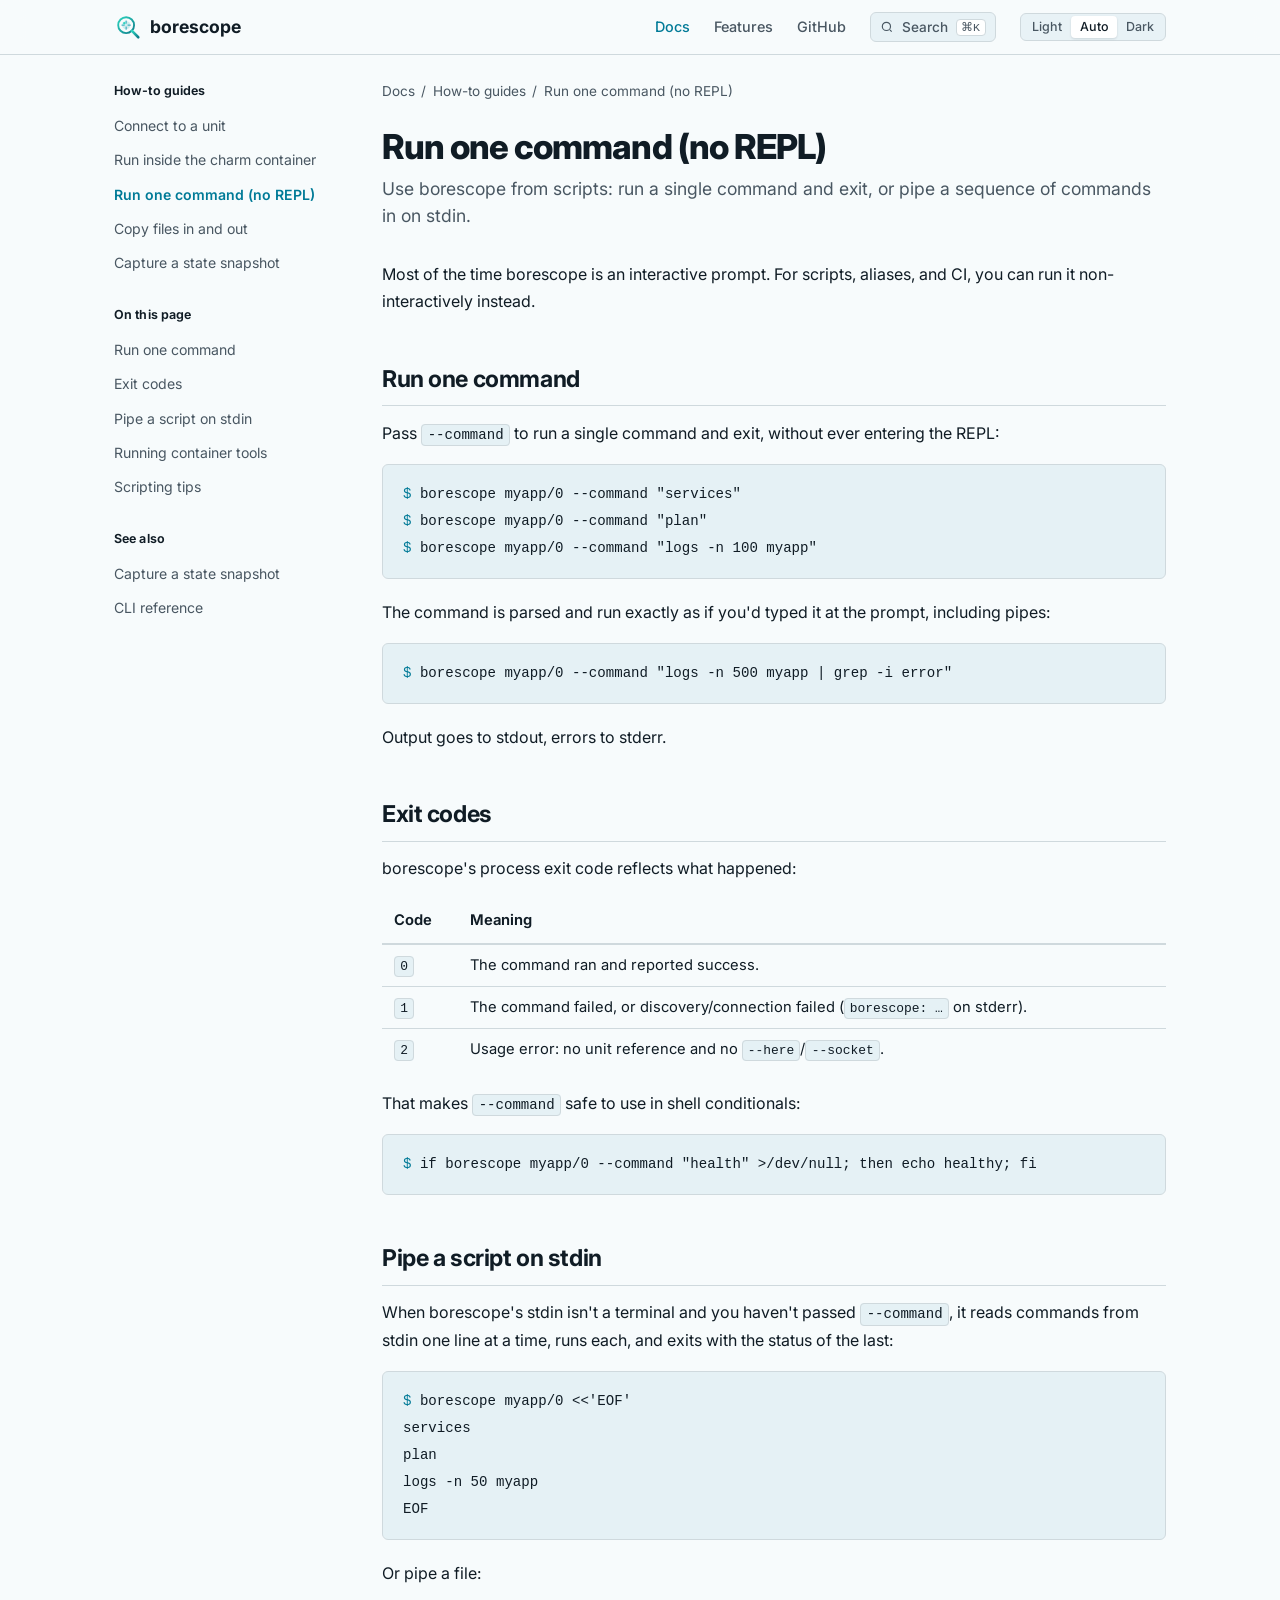
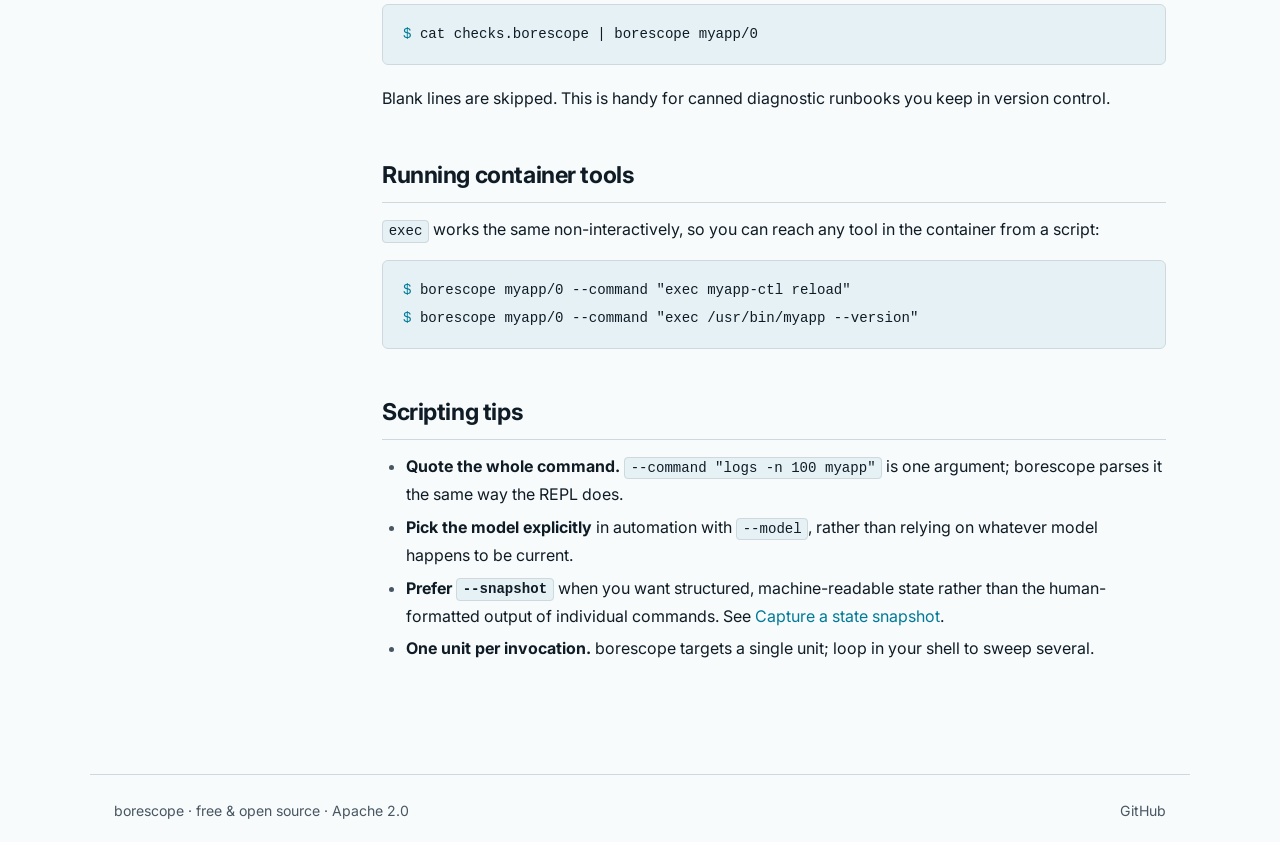
<file: docs/docs/howto-oneshot.html>
<!DOCTYPE html>
<html lang="en">
<head>
<meta charset="utf-8">
<meta name="viewport" content="width=device-width, initial-scale=1">
<title>How to run one command without the REPL: borescope</title>
<meta name="description" content="Drive borescope non-interactively with --command or by piping a script on stdin, for aliases, CI, and automation.">
<link rel="icon" href="../favicon.svg" type="image/svg+xml">
<link rel="preconnect" href="https://fonts.bunny.net">
<link rel="stylesheet" href="https://fonts.bunny.net/css?family=inter:400,500,600,700,800|jetbrains-mono:400&display=swap">
<link rel="stylesheet" href="docs.css">
<script>
// Apply stored theme before first paint to prevent flash.
(function() {
  var t = localStorage.getItem("borescope-theme");
  if (t && t !== "auto") document.documentElement.setAttribute("data-theme", t);
})();
</script>
</head>
<body>

<a href="#main" class="skip-link">Skip to content</a>

<nav class="doc-nav" aria-label="Main">
  <div class="doc-nav-inner">
    <a href="../index.html" class="doc-nav-logo">
      <img src="../logo.svg" alt="borescope" width="28" height="28">
      <span>borescope</span>
    </a>
    <button class="doc-nav-toggle" aria-label="Open menu" aria-expanded="false" aria-controls="nav-menu">
      <span></span><span></span><span></span>
    </button>
    <div class="doc-nav-links" id="nav-menu">
      <a href="index.html" class="current">Docs</a>
      <a href="../index.html#features">Features</a>
      <a href="https://github.com/tonyandrewmeyer/borescope" target="_blank" rel="noopener">GitHub</a>
      <button type="button" class="palette-trigger" aria-label="Search docs" aria-keyshortcuts="Control+K Meta+K">
        <svg width="14" height="14" viewBox="0 0 24 24" fill="none" stroke="currentColor" stroke-width="2" aria-hidden="true"><circle cx="11" cy="11" r="7"/><path d="m20 20-3-3"/></svg>
        <span>Search</span>
        <kbd>⌘K</kbd>
      </button>
      <div class="theme-switcher" role="group" aria-label="Colour theme">
        <button type="button" data-theme="light" aria-pressed="false">Light</button>
        <button type="button" data-theme="auto" aria-pressed="true">Auto</button>
        <button type="button" data-theme="dark" aria-pressed="false">Dark</button>
      </div>
    </div>
  </div>
</nav>

<dialog class="palette" aria-label="Search documentation">
  <div class="palette-inner">
    <div class="palette-input-row">
      <svg width="16" height="16" viewBox="0 0 24 24" fill="none" stroke="currentColor" stroke-width="2" aria-hidden="true"><circle cx="11" cy="11" r="7"/><path d="m20 20-3-3"/></svg>
      <input type="search" class="palette-input" placeholder="Search docs..." autocomplete="off" spellcheck="false" aria-label="Type to filter pages" aria-controls="palette-list" aria-activedescendant="">
      <kbd>Esc</kbd>
    </div>
    <ul class="palette-list" id="palette-list" role="listbox"></ul>
    <div class="palette-empty" hidden>No pages match. Try a different search.</div>
    <div class="palette-footer">
      <span><kbd>↑</kbd><kbd>↓</kbd> Navigate</span>
      <span><kbd>Enter</kbd> Open</span>
      <span><kbd>Esc</kbd> Close</span>
    </div>
  </div>
</dialog>

<script type="application/json" id="palette-data">[{"slug":"index","label":"Documentation home","section":""},{"slug":"tutorial","label":"Debug your first container","section":"Tutorial"},{"slug":"howto-connect","label":"Connect to a unit","section":"How-to guides"},{"slug":"howto-here","label":"Run inside the charm container","section":"How-to guides"},{"slug":"howto-oneshot","label":"Run one command (no REPL)","section":"How-to guides"},{"slug":"howto-files","label":"Copy files in and out","section":"How-to guides"},{"slug":"howto-snapshot","label":"Capture a state snapshot","section":"How-to guides"},{"slug":"reference-cli","label":"CLI reference","section":"Reference"},{"slug":"reference-commands","label":"Command reference","section":"Reference"},{"slug":"reference-pebble","label":"Pebble compatibility","section":"Reference"},{"slug":"explanation-architecture","label":"How borescope works","section":"Explanation"},{"slug":"explanation-transport","label":"How it reaches Pebble","section":"Explanation"},{"slug":"explanation-scope","label":"Scope and philosophy","section":"Explanation"}]</script>
<div class="doc-layout">
  <aside class="doc-sidebar">
    <h4>How-to guides</h4>
    <ul>
      <li><a href="howto-connect.html">Connect to a unit</a></li>
      <li><a href="howto-here.html">Run inside the charm container</a></li>
      <li><a href="howto-oneshot.html" class="current">Run one command (no REPL)</a></li>
      <li><a href="howto-files.html">Copy files in and out</a></li>
      <li><a href="howto-snapshot.html">Capture a state snapshot</a></li>
    </ul>
    <h4>On this page</h4>
    <ul>
      <li><a href="#command">Run one command</a></li>
      <li><a href="#exit-codes">Exit codes</a></li>
      <li><a href="#stdin">Pipe a script on stdin</a></li>
      <li><a href="#exec">Running container tools</a></li>
      <li><a href="#tips">Scripting tips</a></li>
    </ul>
    <h4>See also</h4>
    <ul>
      <li><a href="howto-snapshot.html">Capture a state snapshot</a></li>
      <li><a href="reference-cli.html">CLI reference</a></li>
    </ul>
  </aside>

  <main id="main" class="doc-content">
    <div class="breadcrumb">
      <a href="index.html">Docs</a><span class="sep">/</span>How-to guides<span class="sep">/</span>Run one command (no REPL)
    </div>

    <h1>Run one command (no REPL)</h1>
    <p class="subtitle">
      Use borescope from scripts: run a single command and exit, or pipe a sequence of commands in on stdin.
    </p>

<p>Most of the time borescope is an interactive prompt. For scripts, aliases, and
CI, you can run it non-interactively instead.</p>
<h2 id="command">Run one command</h2>
<p>Pass <code>--command</code> to run a single command and exit, without ever entering the
REPL:</p>
<pre><code><span class="prompt">$</span> borescope myapp/0 --command "services"
<span class="prompt">$</span> borescope myapp/0 --command "plan"
<span class="prompt">$</span> borescope myapp/0 --command "logs -n 100 myapp"</code></pre>
<p>The command is parsed and run exactly as if you'd typed it at the prompt,
including pipes:</p>
<pre><code><span class="prompt">$</span> borescope myapp/0 --command "logs -n 500 myapp | grep -i error"</code></pre>
<p>Output goes to stdout, errors to stderr.</p>
<h2 id="exit-codes">Exit codes</h2>
<p>borescope's process exit code reflects what happened:</p>
<table>
<thead>
<tr>
<th>Code</th>
<th>Meaning</th>
</tr>
</thead>
<tbody>
<tr>
<td><code>0</code></td>
<td>The command ran and reported success.</td>
</tr>
<tr>
<td><code>1</code></td>
<td>The command failed, or discovery/connection failed (<code>borescope: &hellip;</code> on stderr).</td>
</tr>
<tr>
<td><code>2</code></td>
<td>Usage error: no unit reference and no <code>--here</code>/<code>--socket</code>.</td>
</tr>
</tbody>
</table>
<p>That makes <code>--command</code> safe to use in shell conditionals:</p>
<pre><code><span class="prompt">$</span> if borescope myapp/0 --command "health" >/dev/null; then echo healthy; fi</code></pre>
<h2 id="stdin">Pipe a script on stdin</h2>
<p>When borescope's stdin isn't a terminal and you haven't passed <code>--command</code>, it
reads commands from stdin one line at a time, runs each, and exits with the
status of the last:</p>
<pre><code><span class="prompt">$</span> borescope myapp/0 &lt;&lt;'EOF'
services
plan
logs -n 50 myapp
EOF</code></pre>
<p>Or pipe a file:</p>
<pre><code><span class="prompt">$</span> cat checks.borescope | borescope myapp/0</code></pre>
<p>Blank lines are skipped. This is handy for canned diagnostic runbooks you keep
in version control.</p>
<h2 id="exec">Running container tools</h2>
<p><code>exec</code> works the same non-interactively, so you can reach any tool in the
container from a script:</p>
<pre><code><span class="prompt">$</span> borescope myapp/0 --command "exec myapp-ctl reload"
<span class="prompt">$</span> borescope myapp/0 --command "exec /usr/bin/myapp --version"</code></pre>
<h2 id="tips">Scripting tips</h2>
<ul>
<li><strong>Quote the whole command.</strong> <code>--command &quot;logs -n 100 myapp&quot;</code> is one argument;
borescope parses it the same way the REPL does.</li>
<li><strong>Pick the model explicitly</strong> in automation with <code>--model</code>, rather than
relying on whatever model happens to be current.</li>
<li><strong>Prefer <code>--snapshot</code></strong> when you want structured, machine-readable state
rather than the human-formatted output of individual commands. See
<a href="howto-snapshot.html">Capture a state snapshot</a>.</li>
<li><strong>One unit per invocation.</strong> borescope targets a single unit; loop in your
shell to sweep several.</li>
</ul>
  </main>
</div>

<footer class="doc-footer">
  <div class="doc-footer-inner">
    <span>borescope &middot; free &amp; open source &middot; Apache 2.0</span>
    <div>
      <a href="https://github.com/tonyandrewmeyer/borescope" target="_blank" rel="noopener">GitHub</a>
    </div>
  </div>
</footer>

<script>
(function() {
  var toggle = document.querySelector('.doc-nav-toggle');
  var links = document.querySelector('.doc-nav-links');
  if (!toggle || !links) return;
  toggle.addEventListener('click', function() {
    var open = links.classList.toggle('open');
    toggle.classList.toggle('open', open);
    toggle.setAttribute('aria-expanded', String(open));
    toggle.setAttribute('aria-label', open ? 'Close menu' : 'Open menu');
  });
  links.querySelectorAll('a').forEach(function(a) {
    a.addEventListener('click', function() {
      links.classList.remove('open');
      toggle.classList.remove('open');
      toggle.setAttribute('aria-expanded', 'false');
      toggle.setAttribute('aria-label', 'Open menu');
    });
  });
})();

(function() {
  var root = document.documentElement;
  var buttons = document.querySelectorAll('.theme-switcher button');
  if (!buttons.length) return;
  var stored = localStorage.getItem('borescope-theme') || 'auto';
  function apply(theme) {
    if (theme === 'auto') root.removeAttribute('data-theme');
    else root.setAttribute('data-theme', theme);
    buttons.forEach(function(btn) {
      btn.setAttribute('aria-pressed', btn.getAttribute('data-theme') === theme ? 'true' : 'false');
    });
    localStorage.setItem('borescope-theme', theme);
  }
  buttons.forEach(function(btn) {
    btn.addEventListener('click', function() { apply(btn.getAttribute('data-theme')); });
  });
  apply(stored);
})();

// Command palette: Cmd/Ctrl-K opens, type to filter, arrows to navigate.
(function() {
  var dialog = document.querySelector('.palette');
  var dataEl = document.getElementById('palette-data');
  var triggers = document.querySelectorAll('.palette-trigger');
  if (!dialog || !dataEl || typeof dialog.showModal !== 'function') return;

  var pages;
  try { pages = JSON.parse(dataEl.textContent); } catch (e) { return; }

  var input = dialog.querySelector('.palette-input');
  var list = dialog.querySelector('.palette-list');
  var empty = dialog.querySelector('.palette-empty');
  var here = (location.pathname.split('/').pop() || 'index.html').replace('.html', '');
  var idx = 0;
  var visible = [];

  function render(query) {
    var q = (query || '').toLowerCase().trim();
    list.innerHTML = '';
    visible = pages.filter(function(p) {
      if (!q) return true;
      return p.label.toLowerCase().indexOf(q) !== -1
          || p.section.toLowerCase().indexOf(q) !== -1
          || p.slug.toLowerCase().indexOf(q) !== -1;
    });
    if (!visible.length) {
      empty.hidden = false;
      input.setAttribute('aria-activedescendant', '');
      return;
    }
    empty.hidden = true;
    idx = 0;
    visible.forEach(function(p, i) {
      var li = document.createElement('li');
      li.id = 'palette-item-' + i;
      li.className = 'palette-item' + (p.slug === here ? ' current' : '');
      li.setAttribute('role', 'option');
      li.setAttribute('data-href', p.slug + '.html');
      li.innerHTML = '<span class="palette-item-label">' + p.label + '</span>'
                   + (p.section ? '<span class="palette-item-section">' + p.section + '</span>' : '<span class="palette-item-section">Index</span>');
      li.addEventListener('mouseenter', function() { setActive(i); });
      li.addEventListener('click', function() { open(visible[i]); });
      list.appendChild(li);
    });
    setActive(0);
  }

  function setActive(i) {
    if (!visible.length) return;
    idx = (i + visible.length) % visible.length;
    Array.prototype.forEach.call(list.children, function(li, j) {
      li.setAttribute('aria-selected', j === idx ? 'true' : 'false');
      if (j === idx) {
        input.setAttribute('aria-activedescendant', li.id);
        var top = li.offsetTop, bot = top + li.offsetHeight;
        if (top < list.scrollTop) list.scrollTop = top;
        else if (bot > list.scrollTop + list.clientHeight) list.scrollTop = bot - list.clientHeight;
      }
    });
  }

  function open(page) {
    if (!page) return;
    location.href = page.slug + '.html';
  }

  function show() {
    if (dialog.open) return;
    input.value = '';
    render('');
    dialog.showModal();
    setTimeout(function() { input.focus(); }, 0);
  }

  triggers.forEach(function(t) { t.addEventListener('click', show); });

  document.addEventListener('keydown', function(e) {
    if ((e.metaKey || e.ctrlKey) && (e.key === 'k' || e.key === 'K')) {
      e.preventDefault();
      if (dialog.open) dialog.close(); else show();
      return;
    }
    var typingInField = e.target && (e.target.tagName === 'INPUT' || e.target.tagName === 'TEXTAREA' || e.target.isContentEditable);
    if (e.key === '/' && !typingInField && !dialog.open) {
      e.preventDefault();
      show();
    }
  });

  input.addEventListener('input', function() { render(input.value); });

  input.addEventListener('keydown', function(e) {
    if (e.key === 'ArrowDown') { e.preventDefault(); setActive(idx + 1); }
    else if (e.key === 'ArrowUp') { e.preventDefault(); setActive(idx - 1); }
    else if (e.key === 'Enter') { e.preventDefault(); open(visible[idx]); }
  });

  dialog.addEventListener('click', function(e) {
    var r = dialog.getBoundingClientRect();
    if (e.clientX < r.left || e.clientX > r.right || e.clientY < r.top || e.clientY > r.bottom) {
      dialog.close();
    }
  });
})();

(function() {
  document.querySelectorAll('.doc-content pre').forEach(function(pre) {
    var code = pre.querySelector('code');
    if (!code) return;
    var btn = document.createElement('button');
    btn.type = 'button';
    btn.className = 'copy-btn';
    btn.textContent = 'Copy';
    btn.setAttribute('aria-label', 'Copy code to clipboard');
    btn.addEventListener('click', function() {
      var text = code.innerText;
      var done = function() {
        btn.textContent = 'Copied';
        btn.classList.add('copied');
        setTimeout(function() {
          btn.textContent = 'Copy';
          btn.classList.remove('copied');
        }, 1500);
      };
      if (navigator.clipboard && navigator.clipboard.writeText) {
        navigator.clipboard.writeText(text).then(done, function() {});
      } else {
        var ta = document.createElement('textarea');
        ta.value = text;
        ta.setAttribute('readonly', '');
        ta.style.position = 'absolute';
        ta.style.left = '-9999px';
        document.body.appendChild(ta);
        ta.select();
        try { document.execCommand('copy'); done(); } catch (e) {}
        document.body.removeChild(ta);
      }
    });
    pre.appendChild(btn);
  });
})();
</script>

</body>
</html>
</file>
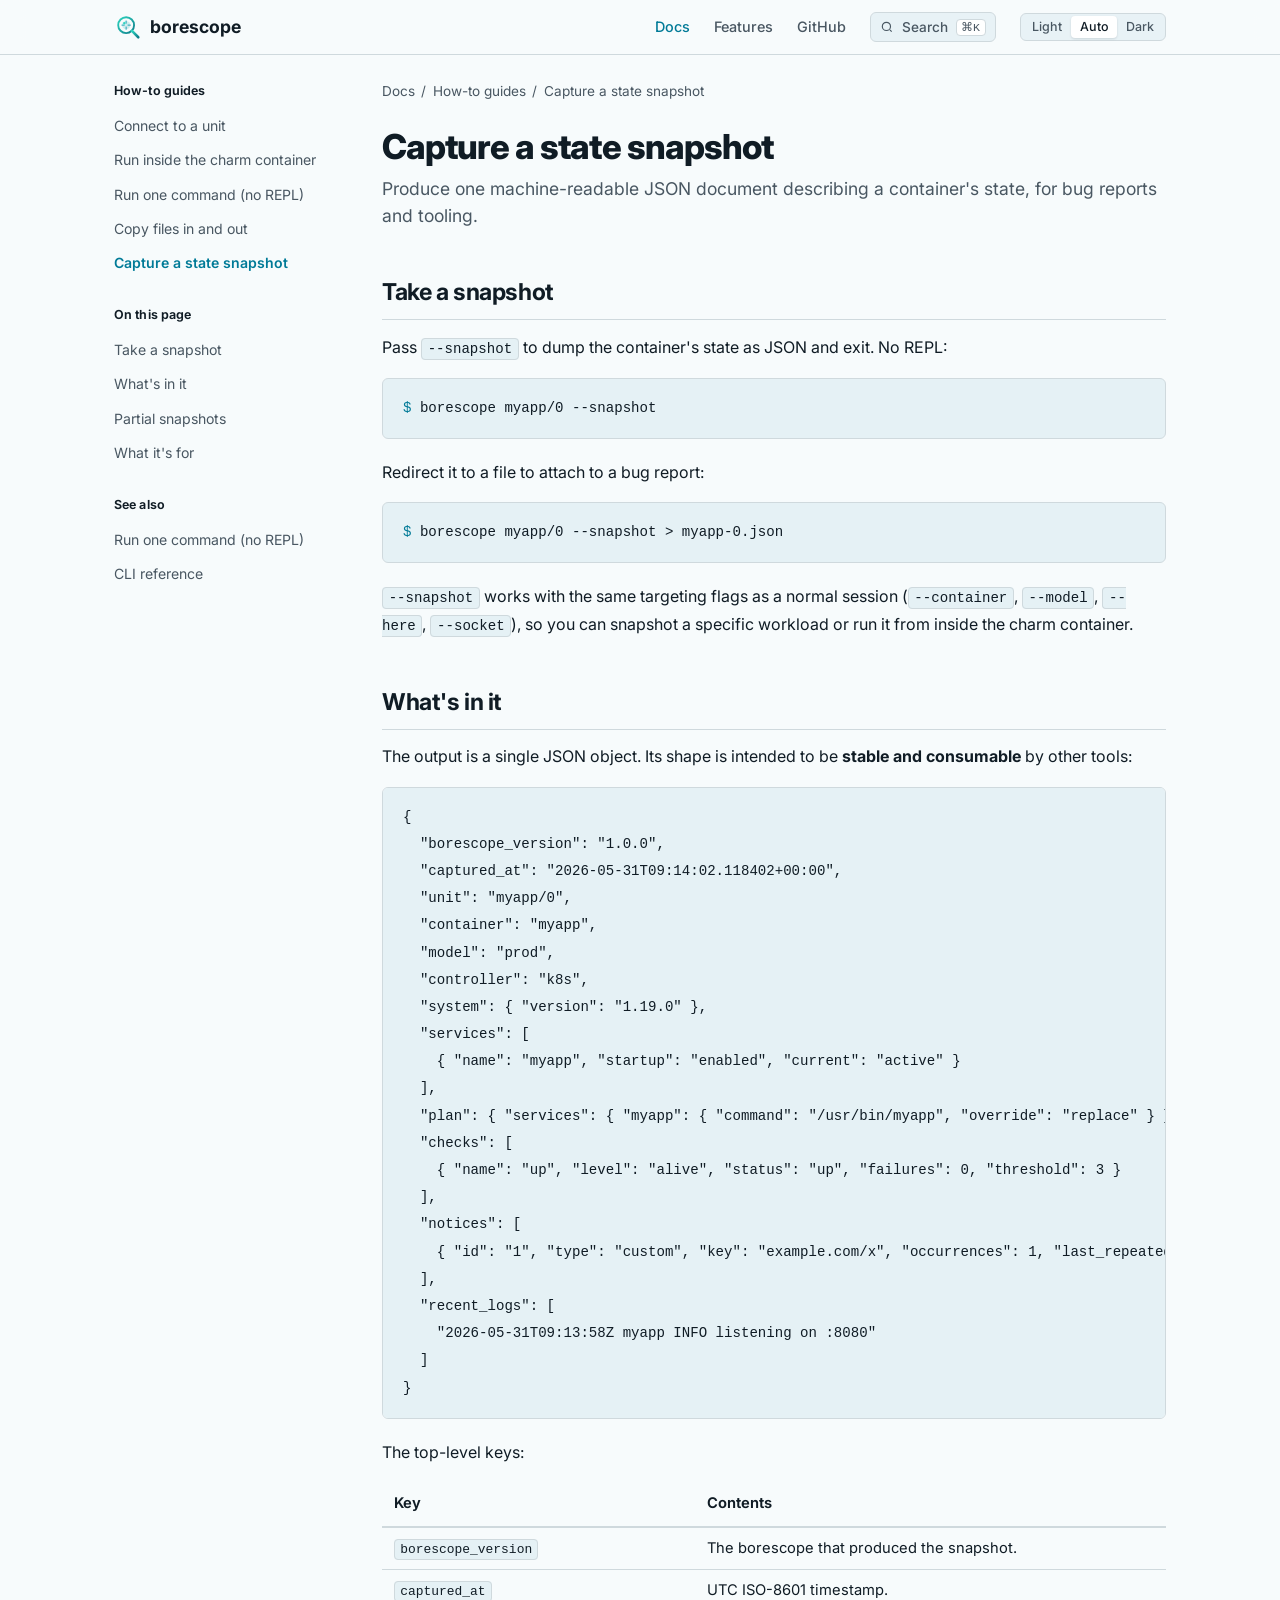
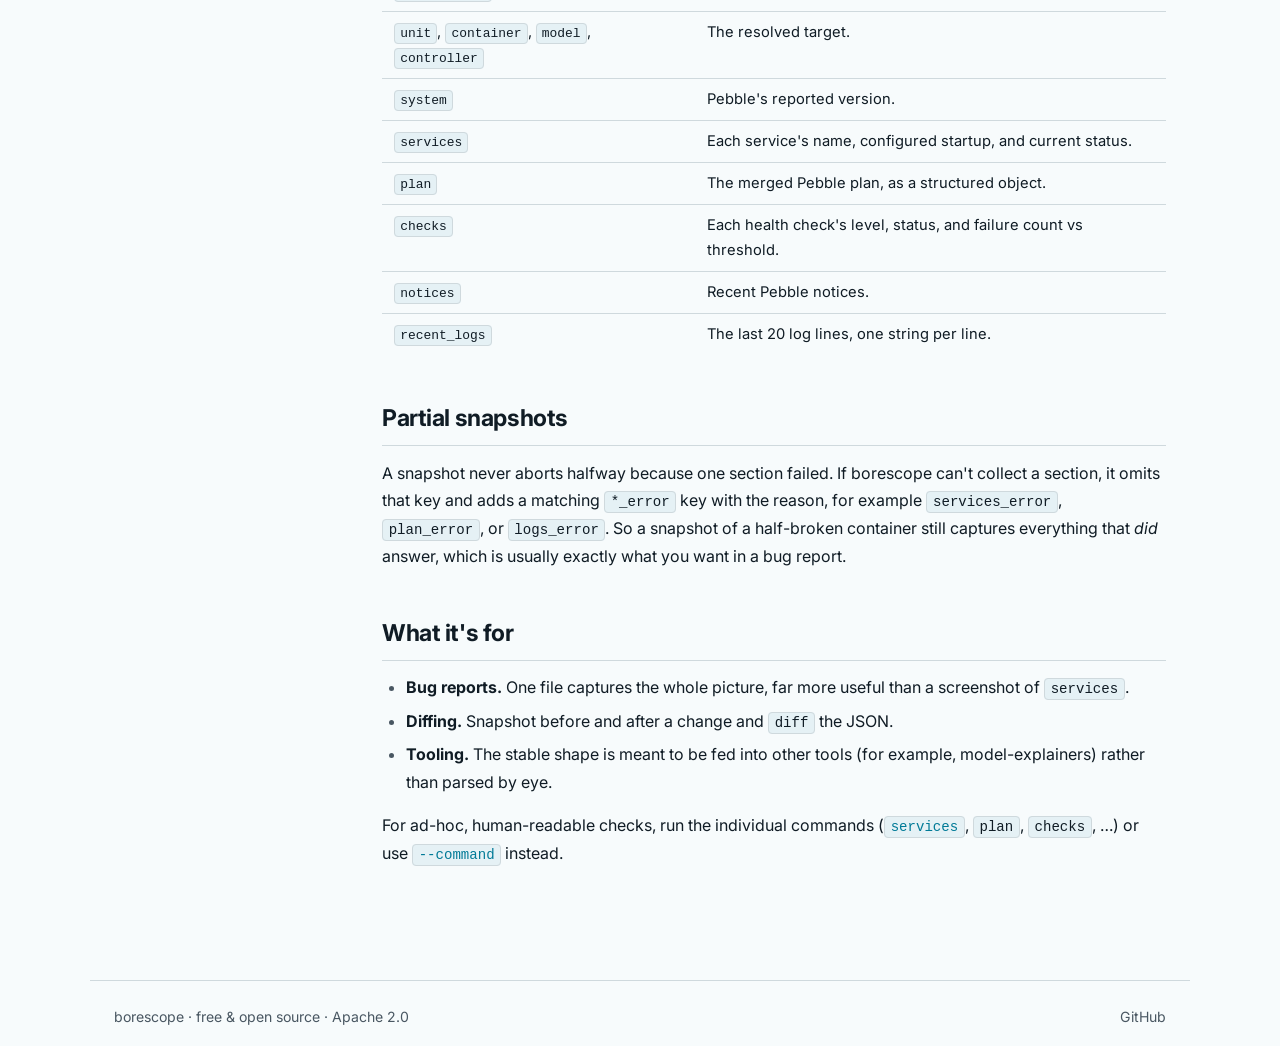
<file: docs/docs/howto-snapshot.html>
<!DOCTYPE html>
<html lang="en">
<head>
<meta charset="utf-8">
<meta name="viewport" content="width=device-width, initial-scale=1">
<title>How to capture a state snapshot: borescope</title>
<meta name="description" content="Dump a Juju Kubernetes workload container's Pebble state (services, plan, checks, notices, and recent logs) as a single stable JSON document.">
<link rel="icon" href="../favicon.svg" type="image/svg+xml">
<link rel="preconnect" href="https://fonts.bunny.net">
<link rel="stylesheet" href="https://fonts.bunny.net/css?family=inter:400,500,600,700,800|jetbrains-mono:400&display=swap">
<link rel="stylesheet" href="docs.css">
<script>
// Apply stored theme before first paint to prevent flash.
(function() {
  var t = localStorage.getItem("borescope-theme");
  if (t && t !== "auto") document.documentElement.setAttribute("data-theme", t);
})();
</script>
</head>
<body>

<a href="#main" class="skip-link">Skip to content</a>

<nav class="doc-nav" aria-label="Main">
  <div class="doc-nav-inner">
    <a href="../index.html" class="doc-nav-logo">
      <img src="../logo.svg" alt="borescope" width="28" height="28">
      <span>borescope</span>
    </a>
    <button class="doc-nav-toggle" aria-label="Open menu" aria-expanded="false" aria-controls="nav-menu">
      <span></span><span></span><span></span>
    </button>
    <div class="doc-nav-links" id="nav-menu">
      <a href="index.html" class="current">Docs</a>
      <a href="../index.html#features">Features</a>
      <a href="https://github.com/tonyandrewmeyer/borescope" target="_blank" rel="noopener">GitHub</a>
      <button type="button" class="palette-trigger" aria-label="Search docs" aria-keyshortcuts="Control+K Meta+K">
        <svg width="14" height="14" viewBox="0 0 24 24" fill="none" stroke="currentColor" stroke-width="2" aria-hidden="true"><circle cx="11" cy="11" r="7"/><path d="m20 20-3-3"/></svg>
        <span>Search</span>
        <kbd>⌘K</kbd>
      </button>
      <div class="theme-switcher" role="group" aria-label="Colour theme">
        <button type="button" data-theme="light" aria-pressed="false">Light</button>
        <button type="button" data-theme="auto" aria-pressed="true">Auto</button>
        <button type="button" data-theme="dark" aria-pressed="false">Dark</button>
      </div>
    </div>
  </div>
</nav>

<dialog class="palette" aria-label="Search documentation">
  <div class="palette-inner">
    <div class="palette-input-row">
      <svg width="16" height="16" viewBox="0 0 24 24" fill="none" stroke="currentColor" stroke-width="2" aria-hidden="true"><circle cx="11" cy="11" r="7"/><path d="m20 20-3-3"/></svg>
      <input type="search" class="palette-input" placeholder="Search docs..." autocomplete="off" spellcheck="false" aria-label="Type to filter pages" aria-controls="palette-list" aria-activedescendant="">
      <kbd>Esc</kbd>
    </div>
    <ul class="palette-list" id="palette-list" role="listbox"></ul>
    <div class="palette-empty" hidden>No pages match. Try a different search.</div>
    <div class="palette-footer">
      <span><kbd>↑</kbd><kbd>↓</kbd> Navigate</span>
      <span><kbd>Enter</kbd> Open</span>
      <span><kbd>Esc</kbd> Close</span>
    </div>
  </div>
</dialog>

<script type="application/json" id="palette-data">[{"slug":"index","label":"Documentation home","section":""},{"slug":"tutorial","label":"Debug your first container","section":"Tutorial"},{"slug":"howto-connect","label":"Connect to a unit","section":"How-to guides"},{"slug":"howto-here","label":"Run inside the charm container","section":"How-to guides"},{"slug":"howto-oneshot","label":"Run one command (no REPL)","section":"How-to guides"},{"slug":"howto-files","label":"Copy files in and out","section":"How-to guides"},{"slug":"howto-snapshot","label":"Capture a state snapshot","section":"How-to guides"},{"slug":"reference-cli","label":"CLI reference","section":"Reference"},{"slug":"reference-commands","label":"Command reference","section":"Reference"},{"slug":"reference-pebble","label":"Pebble compatibility","section":"Reference"},{"slug":"explanation-architecture","label":"How borescope works","section":"Explanation"},{"slug":"explanation-transport","label":"How it reaches Pebble","section":"Explanation"},{"slug":"explanation-scope","label":"Scope and philosophy","section":"Explanation"}]</script>
<div class="doc-layout">
  <aside class="doc-sidebar">
    <h4>How-to guides</h4>
    <ul>
      <li><a href="howto-connect.html">Connect to a unit</a></li>
      <li><a href="howto-here.html">Run inside the charm container</a></li>
      <li><a href="howto-oneshot.html">Run one command (no REPL)</a></li>
      <li><a href="howto-files.html">Copy files in and out</a></li>
      <li><a href="howto-snapshot.html" class="current">Capture a state snapshot</a></li>
    </ul>
    <h4>On this page</h4>
    <ul>
      <li><a href="#run">Take a snapshot</a></li>
      <li><a href="#shape">What's in it</a></li>
      <li><a href="#errors">Partial snapshots</a></li>
      <li><a href="#uses">What it's for</a></li>
    </ul>
    <h4>See also</h4>
    <ul>
      <li><a href="howto-oneshot.html">Run one command (no REPL)</a></li>
      <li><a href="reference-cli.html">CLI reference</a></li>
    </ul>
  </aside>

  <main id="main" class="doc-content">
    <div class="breadcrumb">
      <a href="index.html">Docs</a><span class="sep">/</span>How-to guides<span class="sep">/</span>Capture a state snapshot
    </div>

    <h1>Capture a state snapshot</h1>
    <p class="subtitle">
      Produce one machine-readable JSON document describing a container's state, for bug reports and tooling.
    </p>

<h2 id="run">Take a snapshot</h2>
<p>Pass <code>--snapshot</code> to dump the container's state as JSON and exit. No REPL:</p>
<pre><code><span class="prompt">$</span> borescope myapp/0 --snapshot</code></pre>
<p>Redirect it to a file to attach to a bug report:</p>
<pre><code><span class="prompt">$</span> borescope myapp/0 --snapshot &gt; myapp-0.json</code></pre>
<p><code>--snapshot</code> works with the same targeting flags as a normal session
(<code>--container</code>, <code>--model</code>, <code>--here</code>, <code>--socket</code>), so you can snapshot a specific
workload or run it from inside the charm container.</p>
<h2 id="shape">What's in it</h2>
<p>The output is a single JSON object. Its shape is intended to be <strong>stable and
consumable</strong> by other tools:</p>
<pre><code class="language-json">{
  &quot;borescope_version&quot;: &quot;1.0.0&quot;,
  &quot;captured_at&quot;: &quot;2026-05-31T09:14:02.118402+00:00&quot;,
  &quot;unit&quot;: &quot;myapp/0&quot;,
  &quot;container&quot;: &quot;myapp&quot;,
  &quot;model&quot;: &quot;prod&quot;,
  &quot;controller&quot;: &quot;k8s&quot;,
  &quot;system&quot;: { &quot;version&quot;: &quot;1.19.0&quot; },
  &quot;services&quot;: [
    { &quot;name&quot;: &quot;myapp&quot;, &quot;startup&quot;: &quot;enabled&quot;, &quot;current&quot;: &quot;active&quot; }
  ],
  &quot;plan&quot;: { &quot;services&quot;: { &quot;myapp&quot;: { &quot;command&quot;: &quot;/usr/bin/myapp&quot;, &quot;override&quot;: &quot;replace&quot; } } },
  &quot;checks&quot;: [
    { &quot;name&quot;: &quot;up&quot;, &quot;level&quot;: &quot;alive&quot;, &quot;status&quot;: &quot;up&quot;, &quot;failures&quot;: 0, &quot;threshold&quot;: 3 }
  ],
  &quot;notices&quot;: [
    { &quot;id&quot;: &quot;1&quot;, &quot;type&quot;: &quot;custom&quot;, &quot;key&quot;: &quot;example.com/x&quot;, &quot;occurrences&quot;: 1, &quot;last_repeated&quot;: &quot;&hellip;&quot; }
  ],
  &quot;recent_logs&quot;: [
    &quot;2026-05-31T09:13:58Z myapp INFO listening on :8080&quot;
  ]
}
</code></pre>
<p>The top-level keys:</p>
<table>
<thead>
<tr>
<th>Key</th>
<th>Contents</th>
</tr>
</thead>
<tbody>
<tr>
<td><code>borescope_version</code></td>
<td>The borescope that produced the snapshot.</td>
</tr>
<tr>
<td><code>captured_at</code></td>
<td>UTC ISO-8601 timestamp.</td>
</tr>
<tr>
<td><code>unit</code>, <code>container</code>, <code>model</code>, <code>controller</code></td>
<td>The resolved target.</td>
</tr>
<tr>
<td><code>system</code></td>
<td>Pebble's reported version.</td>
</tr>
<tr>
<td><code>services</code></td>
<td>Each service's name, configured startup, and current status.</td>
</tr>
<tr>
<td><code>plan</code></td>
<td>The merged Pebble plan, as a structured object.</td>
</tr>
<tr>
<td><code>checks</code></td>
<td>Each health check's level, status, and failure count vs threshold.</td>
</tr>
<tr>
<td><code>notices</code></td>
<td>Recent Pebble notices.</td>
</tr>
<tr>
<td><code>recent_logs</code></td>
<td>The last 20 log lines, one string per line.</td>
</tr>
</tbody>
</table>
<h2 id="errors">Partial snapshots</h2>
<p>A snapshot never aborts halfway because one section failed. If borescope can't
collect a section, it omits that key and adds a matching <code>*_error</code> key with the
reason, for example <code>services_error</code>, <code>plan_error</code>, or <code>logs_error</code>. So a
snapshot of a half-broken container still captures everything that <em>did</em> answer,
which is usually exactly what you want in a bug report.</p>
<h2 id="uses">What it's for</h2>
<ul>
<li><strong>Bug reports.</strong> One file captures the whole picture, far more useful than a
screenshot of <code>services</code>.</li>
<li><strong>Diffing.</strong> Snapshot before and after a change and <code>diff</code> the JSON.</li>
<li><strong>Tooling.</strong> The stable shape is meant to be fed into other tools (for
example, model-explainers) rather than parsed by eye.</li>
</ul>
<p>For ad-hoc, human-readable checks, run the individual commands
(<a href="reference-commands.html#pebble-native"><code>services</code></a>, <code>plan</code>, <code>checks</code>, &hellip;) or
use <a href="howto-oneshot.html"><code>--command</code></a> instead.</p>
  </main>
</div>

<footer class="doc-footer">
  <div class="doc-footer-inner">
    <span>borescope &middot; free &amp; open source &middot; Apache 2.0</span>
    <div>
      <a href="https://github.com/tonyandrewmeyer/borescope" target="_blank" rel="noopener">GitHub</a>
    </div>
  </div>
</footer>

<script>
(function() {
  var toggle = document.querySelector('.doc-nav-toggle');
  var links = document.querySelector('.doc-nav-links');
  if (!toggle || !links) return;
  toggle.addEventListener('click', function() {
    var open = links.classList.toggle('open');
    toggle.classList.toggle('open', open);
    toggle.setAttribute('aria-expanded', String(open));
    toggle.setAttribute('aria-label', open ? 'Close menu' : 'Open menu');
  });
  links.querySelectorAll('a').forEach(function(a) {
    a.addEventListener('click', function() {
      links.classList.remove('open');
      toggle.classList.remove('open');
      toggle.setAttribute('aria-expanded', 'false');
      toggle.setAttribute('aria-label', 'Open menu');
    });
  });
})();

(function() {
  var root = document.documentElement;
  var buttons = document.querySelectorAll('.theme-switcher button');
  if (!buttons.length) return;
  var stored = localStorage.getItem('borescope-theme') || 'auto';
  function apply(theme) {
    if (theme === 'auto') root.removeAttribute('data-theme');
    else root.setAttribute('data-theme', theme);
    buttons.forEach(function(btn) {
      btn.setAttribute('aria-pressed', btn.getAttribute('data-theme') === theme ? 'true' : 'false');
    });
    localStorage.setItem('borescope-theme', theme);
  }
  buttons.forEach(function(btn) {
    btn.addEventListener('click', function() { apply(btn.getAttribute('data-theme')); });
  });
  apply(stored);
})();

// Command palette: Cmd/Ctrl-K opens, type to filter, arrows to navigate.
(function() {
  var dialog = document.querySelector('.palette');
  var dataEl = document.getElementById('palette-data');
  var triggers = document.querySelectorAll('.palette-trigger');
  if (!dialog || !dataEl || typeof dialog.showModal !== 'function') return;

  var pages;
  try { pages = JSON.parse(dataEl.textContent); } catch (e) { return; }

  var input = dialog.querySelector('.palette-input');
  var list = dialog.querySelector('.palette-list');
  var empty = dialog.querySelector('.palette-empty');
  var here = (location.pathname.split('/').pop() || 'index.html').replace('.html', '');
  var idx = 0;
  var visible = [];

  function render(query) {
    var q = (query || '').toLowerCase().trim();
    list.innerHTML = '';
    visible = pages.filter(function(p) {
      if (!q) return true;
      return p.label.toLowerCase().indexOf(q) !== -1
          || p.section.toLowerCase().indexOf(q) !== -1
          || p.slug.toLowerCase().indexOf(q) !== -1;
    });
    if (!visible.length) {
      empty.hidden = false;
      input.setAttribute('aria-activedescendant', '');
      return;
    }
    empty.hidden = true;
    idx = 0;
    visible.forEach(function(p, i) {
      var li = document.createElement('li');
      li.id = 'palette-item-' + i;
      li.className = 'palette-item' + (p.slug === here ? ' current' : '');
      li.setAttribute('role', 'option');
      li.setAttribute('data-href', p.slug + '.html');
      li.innerHTML = '<span class="palette-item-label">' + p.label + '</span>'
                   + (p.section ? '<span class="palette-item-section">' + p.section + '</span>' : '<span class="palette-item-section">Index</span>');
      li.addEventListener('mouseenter', function() { setActive(i); });
      li.addEventListener('click', function() { open(visible[i]); });
      list.appendChild(li);
    });
    setActive(0);
  }

  function setActive(i) {
    if (!visible.length) return;
    idx = (i + visible.length) % visible.length;
    Array.prototype.forEach.call(list.children, function(li, j) {
      li.setAttribute('aria-selected', j === idx ? 'true' : 'false');
      if (j === idx) {
        input.setAttribute('aria-activedescendant', li.id);
        var top = li.offsetTop, bot = top + li.offsetHeight;
        if (top < list.scrollTop) list.scrollTop = top;
        else if (bot > list.scrollTop + list.clientHeight) list.scrollTop = bot - list.clientHeight;
      }
    });
  }

  function open(page) {
    if (!page) return;
    location.href = page.slug + '.html';
  }

  function show() {
    if (dialog.open) return;
    input.value = '';
    render('');
    dialog.showModal();
    setTimeout(function() { input.focus(); }, 0);
  }

  triggers.forEach(function(t) { t.addEventListener('click', show); });

  document.addEventListener('keydown', function(e) {
    if ((e.metaKey || e.ctrlKey) && (e.key === 'k' || e.key === 'K')) {
      e.preventDefault();
      if (dialog.open) dialog.close(); else show();
      return;
    }
    var typingInField = e.target && (e.target.tagName === 'INPUT' || e.target.tagName === 'TEXTAREA' || e.target.isContentEditable);
    if (e.key === '/' && !typingInField && !dialog.open) {
      e.preventDefault();
      show();
    }
  });

  input.addEventListener('input', function() { render(input.value); });

  input.addEventListener('keydown', function(e) {
    if (e.key === 'ArrowDown') { e.preventDefault(); setActive(idx + 1); }
    else if (e.key === 'ArrowUp') { e.preventDefault(); setActive(idx - 1); }
    else if (e.key === 'Enter') { e.preventDefault(); open(visible[idx]); }
  });

  dialog.addEventListener('click', function(e) {
    var r = dialog.getBoundingClientRect();
    if (e.clientX < r.left || e.clientX > r.right || e.clientY < r.top || e.clientY > r.bottom) {
      dialog.close();
    }
  });
})();

(function() {
  document.querySelectorAll('.doc-content pre').forEach(function(pre) {
    var code = pre.querySelector('code');
    if (!code) return;
    var btn = document.createElement('button');
    btn.type = 'button';
    btn.className = 'copy-btn';
    btn.textContent = 'Copy';
    btn.setAttribute('aria-label', 'Copy code to clipboard');
    btn.addEventListener('click', function() {
      var text = code.innerText;
      var done = function() {
        btn.textContent = 'Copied';
        btn.classList.add('copied');
        setTimeout(function() {
          btn.textContent = 'Copy';
          btn.classList.remove('copied');
        }, 1500);
      };
      if (navigator.clipboard && navigator.clipboard.writeText) {
        navigator.clipboard.writeText(text).then(done, function() {});
      } else {
        var ta = document.createElement('textarea');
        ta.value = text;
        ta.setAttribute('readonly', '');
        ta.style.position = 'absolute';
        ta.style.left = '-9999px';
        document.body.appendChild(ta);
        ta.select();
        try { document.execCommand('copy'); done(); } catch (e) {}
        document.body.removeChild(ta);
      }
    });
    pre.appendChild(btn);
  });
})();
</script>

</body>
</html>
</file>
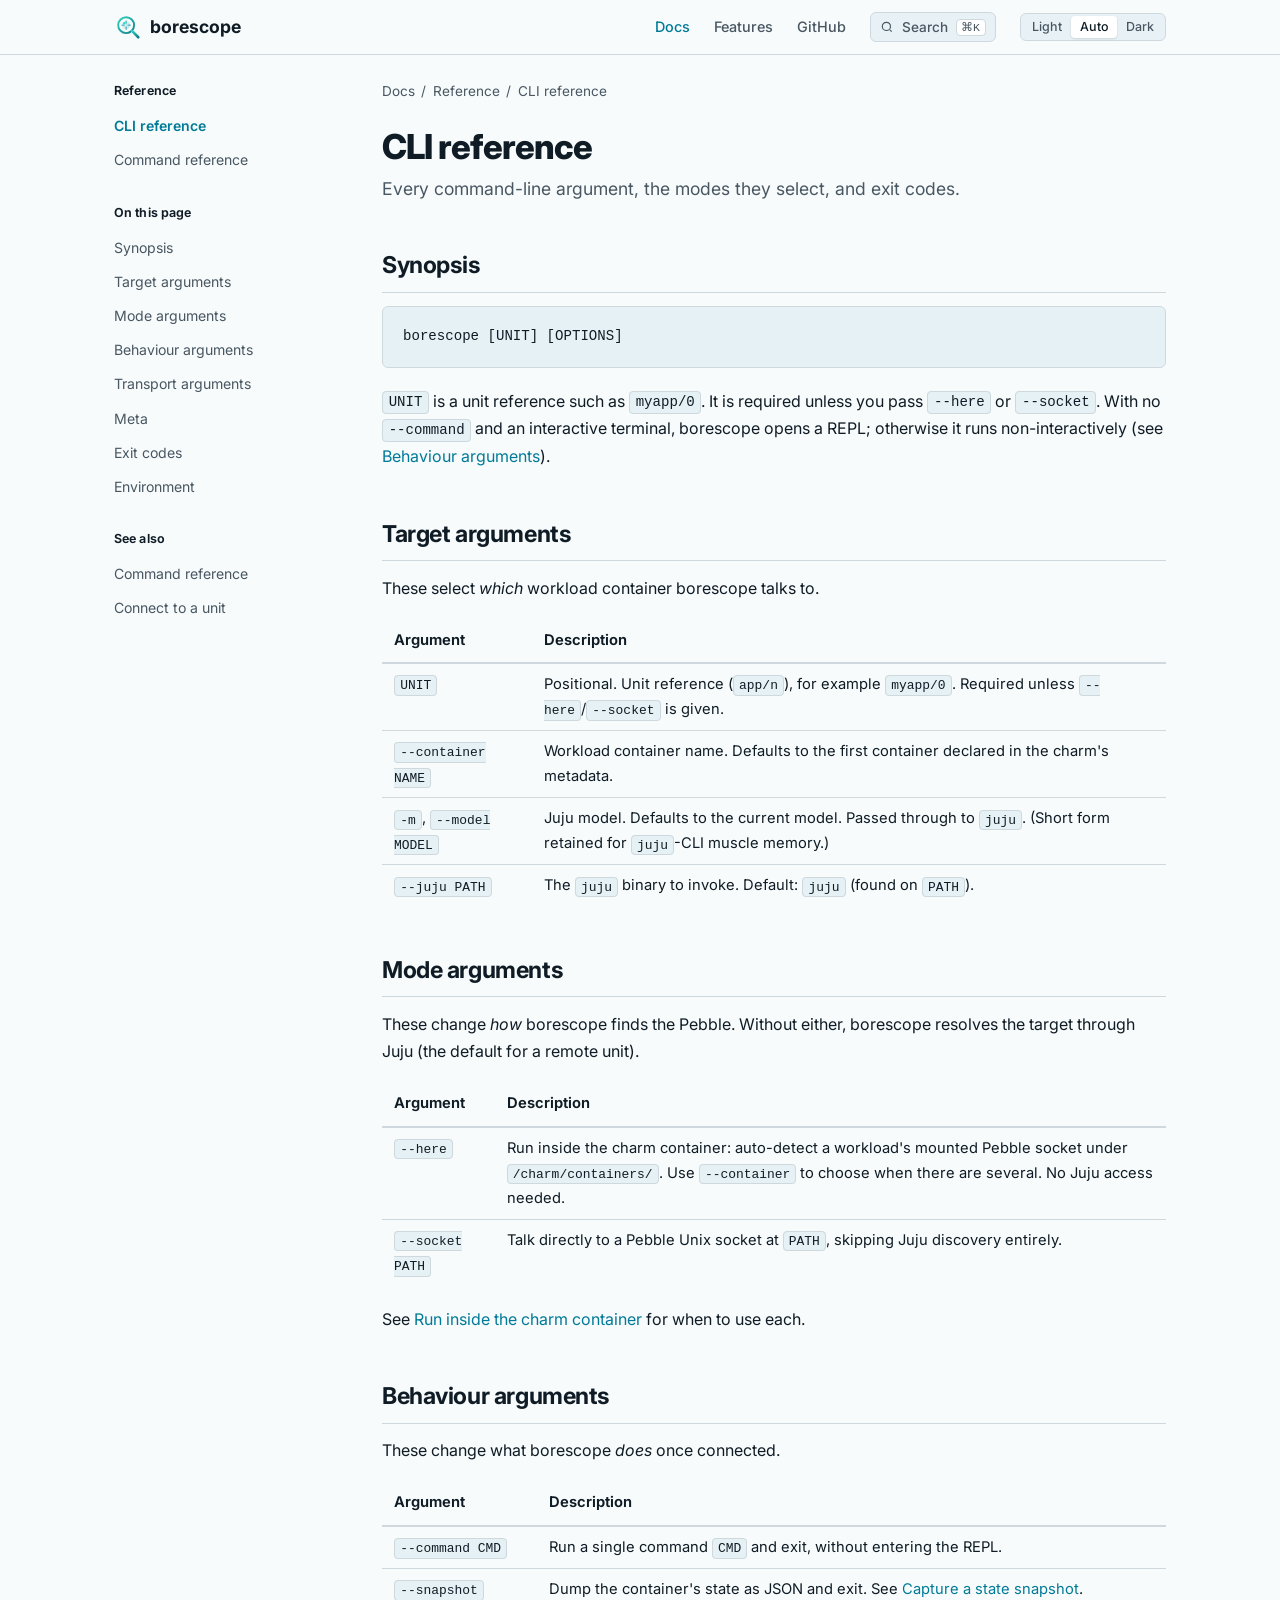
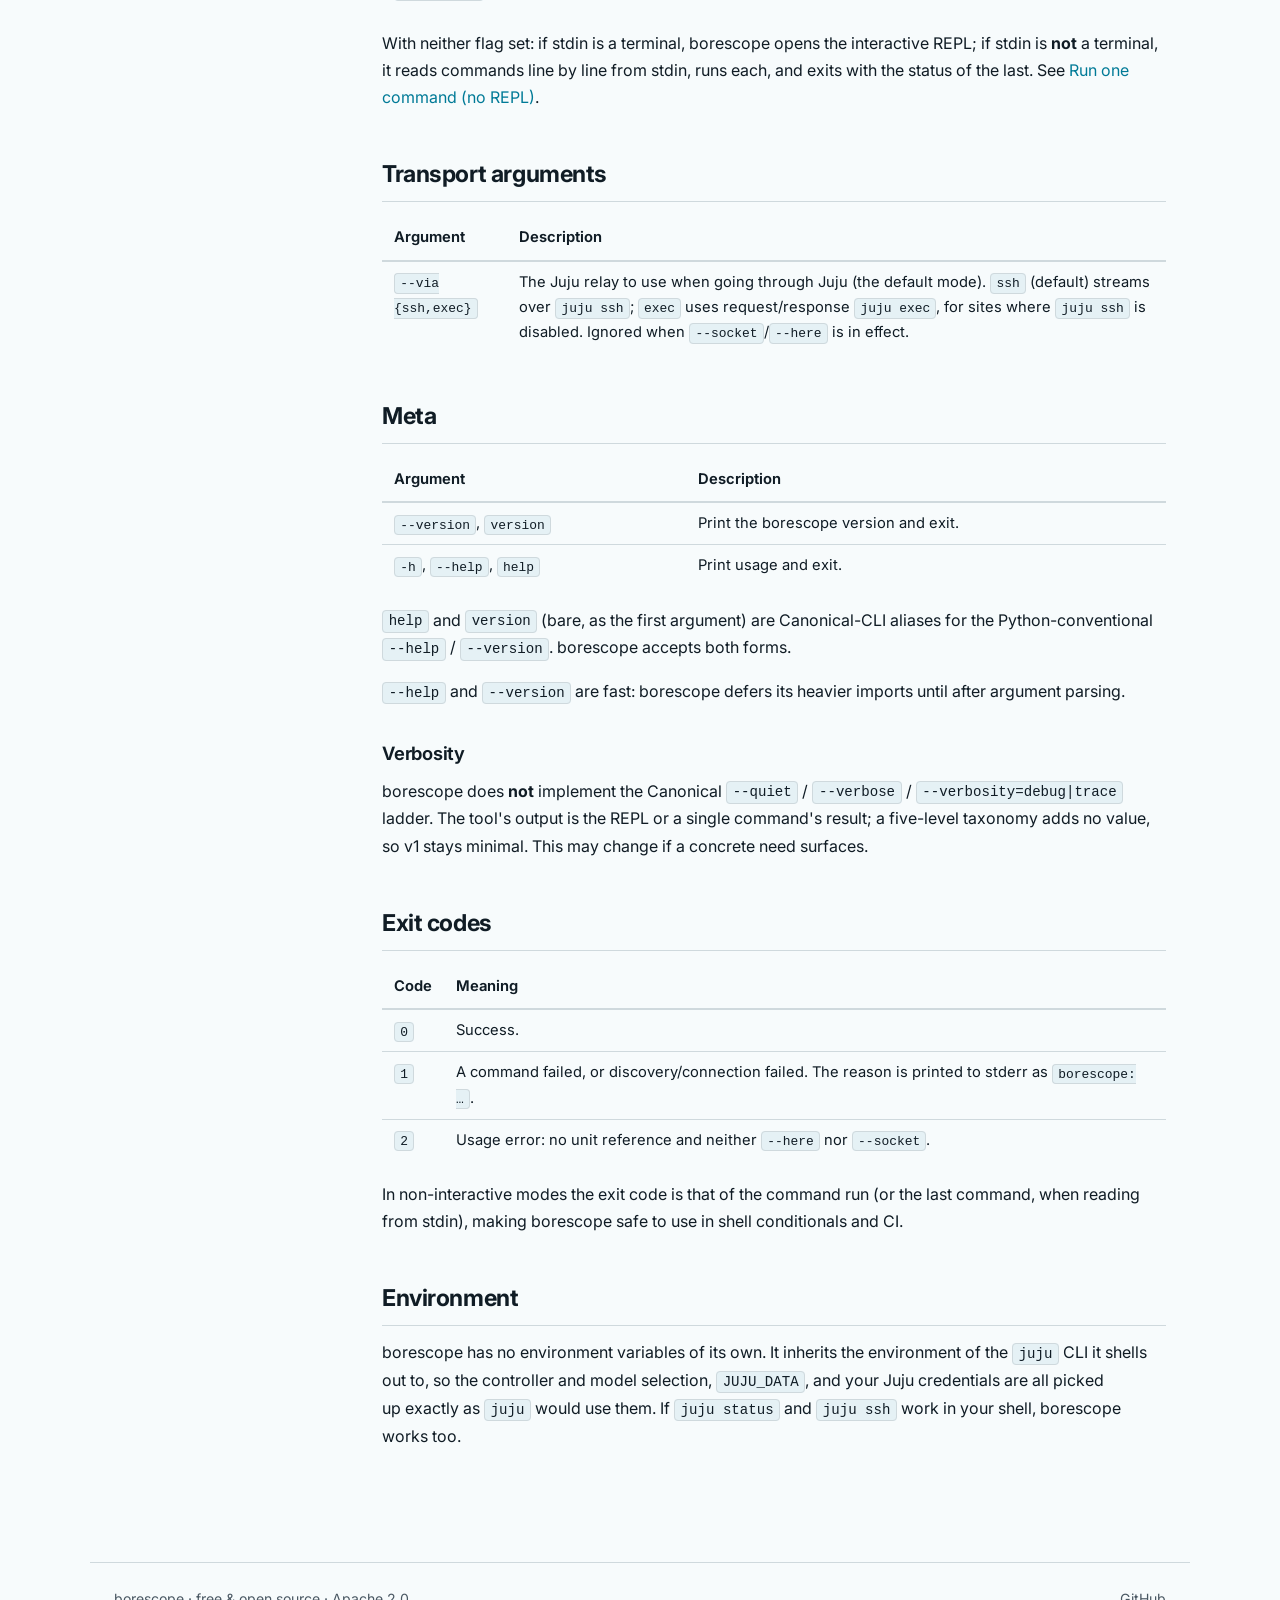
<file: docs/docs/reference-cli.html>
<!DOCTYPE html>
<html lang="en">
<head>
<meta charset="utf-8">
<meta name="viewport" content="width=device-width, initial-scale=1">
<title>CLI reference: borescope</title>
<meta name="description" content="Complete reference for borescope's command-line arguments, modes, and exit codes.">
<link rel="icon" href="../favicon.svg" type="image/svg+xml">
<link rel="preconnect" href="https://fonts.bunny.net">
<link rel="stylesheet" href="https://fonts.bunny.net/css?family=inter:400,500,600,700,800|jetbrains-mono:400&display=swap">
<link rel="stylesheet" href="docs.css">
<script>
// Apply stored theme before first paint to prevent flash.
(function() {
  var t = localStorage.getItem("borescope-theme");
  if (t && t !== "auto") document.documentElement.setAttribute("data-theme", t);
})();
</script>
</head>
<body>

<a href="#main" class="skip-link">Skip to content</a>

<nav class="doc-nav" aria-label="Main">
  <div class="doc-nav-inner">
    <a href="../index.html" class="doc-nav-logo">
      <img src="../logo.svg" alt="borescope" width="28" height="28">
      <span>borescope</span>
    </a>
    <button class="doc-nav-toggle" aria-label="Open menu" aria-expanded="false" aria-controls="nav-menu">
      <span></span><span></span><span></span>
    </button>
    <div class="doc-nav-links" id="nav-menu">
      <a href="index.html" class="current">Docs</a>
      <a href="../index.html#features">Features</a>
      <a href="https://github.com/tonyandrewmeyer/borescope" target="_blank" rel="noopener">GitHub</a>
      <button type="button" class="palette-trigger" aria-label="Search docs" aria-keyshortcuts="Control+K Meta+K">
        <svg width="14" height="14" viewBox="0 0 24 24" fill="none" stroke="currentColor" stroke-width="2" aria-hidden="true"><circle cx="11" cy="11" r="7"/><path d="m20 20-3-3"/></svg>
        <span>Search</span>
        <kbd>⌘K</kbd>
      </button>
      <div class="theme-switcher" role="group" aria-label="Colour theme">
        <button type="button" data-theme="light" aria-pressed="false">Light</button>
        <button type="button" data-theme="auto" aria-pressed="true">Auto</button>
        <button type="button" data-theme="dark" aria-pressed="false">Dark</button>
      </div>
    </div>
  </div>
</nav>

<dialog class="palette" aria-label="Search documentation">
  <div class="palette-inner">
    <div class="palette-input-row">
      <svg width="16" height="16" viewBox="0 0 24 24" fill="none" stroke="currentColor" stroke-width="2" aria-hidden="true"><circle cx="11" cy="11" r="7"/><path d="m20 20-3-3"/></svg>
      <input type="search" class="palette-input" placeholder="Search docs..." autocomplete="off" spellcheck="false" aria-label="Type to filter pages" aria-controls="palette-list" aria-activedescendant="">
      <kbd>Esc</kbd>
    </div>
    <ul class="palette-list" id="palette-list" role="listbox"></ul>
    <div class="palette-empty" hidden>No pages match. Try a different search.</div>
    <div class="palette-footer">
      <span><kbd>↑</kbd><kbd>↓</kbd> Navigate</span>
      <span><kbd>Enter</kbd> Open</span>
      <span><kbd>Esc</kbd> Close</span>
    </div>
  </div>
</dialog>

<script type="application/json" id="palette-data">[{"slug":"index","label":"Documentation home","section":""},{"slug":"tutorial","label":"Debug your first container","section":"Tutorial"},{"slug":"howto-connect","label":"Connect to a unit","section":"How-to guides"},{"slug":"howto-here","label":"Run inside the charm container","section":"How-to guides"},{"slug":"howto-oneshot","label":"Run one command (no REPL)","section":"How-to guides"},{"slug":"howto-files","label":"Copy files in and out","section":"How-to guides"},{"slug":"howto-snapshot","label":"Capture a state snapshot","section":"How-to guides"},{"slug":"reference-cli","label":"CLI reference","section":"Reference"},{"slug":"reference-commands","label":"Command reference","section":"Reference"},{"slug":"explanation-architecture","label":"How borescope works","section":"Explanation"},{"slug":"explanation-transport","label":"How it reaches Pebble","section":"Explanation"},{"slug":"explanation-scope","label":"Scope and philosophy","section":"Explanation"}]</script>
<div class="doc-layout">
  <aside class="doc-sidebar">
    <h4>Reference</h4>
    <ul>
      <li><a href="reference-cli.html" class="current">CLI reference</a></li>
      <li><a href="reference-commands.html">Command reference</a></li>
    </ul>
    <h4>On this page</h4>
    <ul>
      <li><a href="#synopsis">Synopsis</a></li>
      <li><a href="#target">Target arguments</a></li>
      <li><a href="#modes">Mode arguments</a></li>
      <li><a href="#behaviour">Behaviour arguments</a></li>
      <li><a href="#transport">Transport arguments</a></li>
      <li><a href="#meta">Meta</a></li>
      <li><a href="#exit-codes">Exit codes</a></li>
      <li><a href="#environment">Environment</a></li>
    </ul>
    <h4>See also</h4>
    <ul>
      <li><a href="reference-commands.html">Command reference</a></li>
      <li><a href="howto-connect.html">Connect to a unit</a></li>
    </ul>
  </aside>

  <main id="main" class="doc-content">
    <div class="breadcrumb">
      <a href="index.html">Docs</a><span class="sep">/</span>Reference<span class="sep">/</span>CLI reference
    </div>

    <h1>CLI reference</h1>
    <p class="subtitle">
      Every command-line argument, the modes they select, and exit codes.
    </p>

<h2 id="synopsis">Synopsis</h2>
<pre><code>borescope [UNIT] [OPTIONS]
</code></pre>
<p><code>UNIT</code> is a unit reference such as <code>myapp/0</code>. It is required unless you pass
<code>--here</code> or <code>--socket</code>. With no <code>--command</code> and an interactive terminal,
borescope opens a REPL; otherwise it runs non-interactively (see
<a href="#behaviour">Behaviour arguments</a>).</p>
<h2 id="target">Target arguments</h2>
<p>These select <em>which</em> workload container borescope talks to.</p>
<table>
<thead>
<tr>
<th>Argument</th>
<th>Description</th>
</tr>
</thead>
<tbody>
<tr>
<td><code>UNIT</code></td>
<td>Positional. Unit reference (<code>app/n</code>), for example <code>myapp/0</code>. Required unless <code>--here</code>/<code>--socket</code> is given.</td>
</tr>
<tr>
<td><code>--container NAME</code></td>
<td>Workload container name. Defaults to the first container declared in the charm's metadata.</td>
</tr>
<tr>
<td><code>-m</code>, <code>--model MODEL</code></td>
<td>Juju model. Defaults to the current model. Passed through to <code>juju</code>. (Short form retained for <code>juju</code>-CLI muscle memory.)</td>
</tr>
<tr>
<td><code>--juju PATH</code></td>
<td>The <code>juju</code> binary to invoke. Default: <code>juju</code> (found on <code>PATH</code>).</td>
</tr>
</tbody>
</table>
<h2 id="modes">Mode arguments</h2>
<p>These change <em>how</em> borescope finds the Pebble. Without either, borescope
resolves the target through Juju (the default for a remote unit).</p>
<table>
<thead>
<tr>
<th>Argument</th>
<th>Description</th>
</tr>
</thead>
<tbody>
<tr>
<td><code>--here</code></td>
<td>Run inside the charm container: auto-detect a workload's mounted Pebble socket under <code>/charm/containers/</code>. Use <code>--container</code> to choose when there are several. No Juju access needed.</td>
</tr>
<tr>
<td><code>--socket PATH</code></td>
<td>Talk directly to a Pebble Unix socket at <code>PATH</code>, skipping Juju discovery entirely.</td>
</tr>
</tbody>
</table>
<p>See <a href="howto-here.html">Run inside the charm container</a> for when to use each.</p>
<h2 id="behaviour">Behaviour arguments</h2>
<p>These change what borescope <em>does</em> once connected.</p>
<table>
<thead>
<tr>
<th>Argument</th>
<th>Description</th>
</tr>
</thead>
<tbody>
<tr>
<td><code>--command CMD</code></td>
<td>Run a single command <code>CMD</code> and exit, without entering the REPL.</td>
</tr>
<tr>
<td><code>--snapshot</code></td>
<td>Dump the container's state as JSON and exit. See <a href="howto-snapshot.html">Capture a state snapshot</a>.</td>
</tr>
</tbody>
</table>
<p>With neither flag set: if stdin is a terminal, borescope opens the interactive
REPL; if stdin is <strong>not</strong> a terminal, it reads commands line by line from stdin,
runs each, and exits with the status of the last. See
<a href="howto-oneshot.html">Run one command (no REPL)</a>.</p>
<h2 id="transport">Transport arguments</h2>
<table>
<thead>
<tr>
<th>Argument</th>
<th>Description</th>
</tr>
</thead>
<tbody>
<tr>
<td><code>--via {ssh,exec}</code></td>
<td>The Juju relay to use when going through Juju (the default mode). <code>ssh</code> (default) streams over <code>juju ssh</code>; <code>exec</code> uses request/response <code>juju exec</code>, for sites where <code>juju ssh</code> is disabled. Ignored when <code>--socket</code>/<code>--here</code> is in effect.</td>
</tr>
</tbody>
</table>
<h2 id="meta">Meta</h2>
<table>
<thead>
<tr>
<th>Argument</th>
<th>Description</th>
</tr>
</thead>
<tbody>
<tr>
<td><code>--version</code>, <code>version</code></td>
<td>Print the borescope version and exit.</td>
</tr>
<tr>
<td><code>-h</code>, <code>--help</code>, <code>help</code></td>
<td>Print usage and exit.</td>
</tr>
</tbody>
</table>
<p><code>help</code> and <code>version</code> (bare, as the first argument) are Canonical-CLI aliases
for the Python-conventional <code>--help</code> / <code>--version</code>. borescope accepts both
forms.</p>
<p><code>--help</code> and <code>--version</code> are fast: borescope defers its heavier imports until
after argument parsing.</p>
<h3>Verbosity</h3>
<p>borescope does <strong>not</strong> implement the Canonical <code>--quiet</code> / <code>--verbose</code> /
<code>--verbosity=debug|trace</code> ladder. The tool's output is the REPL or a single
command's result; a five-level taxonomy adds no value, so v1 stays minimal.
This may change if a concrete need surfaces.</p>
<h2 id="exit-codes">Exit codes</h2>
<table>
<thead>
<tr>
<th>Code</th>
<th>Meaning</th>
</tr>
</thead>
<tbody>
<tr>
<td><code>0</code></td>
<td>Success.</td>
</tr>
<tr>
<td><code>1</code></td>
<td>A command failed, or discovery/connection failed. The reason is printed to stderr as <code>borescope: &hellip;</code>.</td>
</tr>
<tr>
<td><code>2</code></td>
<td>Usage error: no unit reference and neither <code>--here</code> nor <code>--socket</code>.</td>
</tr>
</tbody>
</table>
<p>In non-interactive modes the exit code is that of the command run (or the last
command, when reading from stdin), making borescope safe to use in shell
conditionals and CI.</p>
<h2 id="environment">Environment</h2>
<p>borescope has no environment variables of its own. It inherits the environment
of the <code>juju</code> CLI it shells out to, so the controller and model selection,
<code>JUJU_DATA</code>, and your Juju credentials are all picked up exactly as <code>juju</code>
would use them. If <code>juju status</code> and <code>juju ssh</code> work in your shell, borescope
works too.</p>
  </main>
</div>

<footer class="doc-footer">
  <div class="doc-footer-inner">
    <span>borescope &middot; free &amp; open source &middot; Apache 2.0</span>
    <div>
      <a href="https://github.com/tonyandrewmeyer/borescope" target="_blank" rel="noopener">GitHub</a>
    </div>
  </div>
</footer>

<script>
(function() {
  var toggle = document.querySelector('.doc-nav-toggle');
  var links = document.querySelector('.doc-nav-links');
  if (!toggle || !links) return;
  toggle.addEventListener('click', function() {
    var open = links.classList.toggle('open');
    toggle.classList.toggle('open', open);
    toggle.setAttribute('aria-expanded', String(open));
    toggle.setAttribute('aria-label', open ? 'Close menu' : 'Open menu');
  });
  links.querySelectorAll('a').forEach(function(a) {
    a.addEventListener('click', function() {
      links.classList.remove('open');
      toggle.classList.remove('open');
      toggle.setAttribute('aria-expanded', 'false');
      toggle.setAttribute('aria-label', 'Open menu');
    });
  });
})();

(function() {
  var root = document.documentElement;
  var buttons = document.querySelectorAll('.theme-switcher button');
  if (!buttons.length) return;
  var stored = localStorage.getItem('borescope-theme') || 'auto';
  function apply(theme) {
    if (theme === 'auto') root.removeAttribute('data-theme');
    else root.setAttribute('data-theme', theme);
    buttons.forEach(function(btn) {
      btn.setAttribute('aria-pressed', btn.getAttribute('data-theme') === theme ? 'true' : 'false');
    });
    localStorage.setItem('borescope-theme', theme);
  }
  buttons.forEach(function(btn) {
    btn.addEventListener('click', function() { apply(btn.getAttribute('data-theme')); });
  });
  apply(stored);
})();

// Command palette: Cmd/Ctrl-K opens, type to filter, arrows to navigate.
(function() {
  var dialog = document.querySelector('.palette');
  var dataEl = document.getElementById('palette-data');
  var triggers = document.querySelectorAll('.palette-trigger');
  if (!dialog || !dataEl || typeof dialog.showModal !== 'function') return;

  var pages;
  try { pages = JSON.parse(dataEl.textContent); } catch (e) { return; }

  var input = dialog.querySelector('.palette-input');
  var list = dialog.querySelector('.palette-list');
  var empty = dialog.querySelector('.palette-empty');
  var here = (location.pathname.split('/').pop() || 'index.html').replace('.html', '');
  var idx = 0;
  var visible = [];

  function render(query) {
    var q = (query || '').toLowerCase().trim();
    list.innerHTML = '';
    visible = pages.filter(function(p) {
      if (!q) return true;
      return p.label.toLowerCase().indexOf(q) !== -1
          || p.section.toLowerCase().indexOf(q) !== -1
          || p.slug.toLowerCase().indexOf(q) !== -1;
    });
    if (!visible.length) {
      empty.hidden = false;
      input.setAttribute('aria-activedescendant', '');
      return;
    }
    empty.hidden = true;
    idx = 0;
    visible.forEach(function(p, i) {
      var li = document.createElement('li');
      li.id = 'palette-item-' + i;
      li.className = 'palette-item' + (p.slug === here ? ' current' : '');
      li.setAttribute('role', 'option');
      li.setAttribute('data-href', p.slug + '.html');
      li.innerHTML = '<span class="palette-item-label">' + p.label + '</span>'
                   + (p.section ? '<span class="palette-item-section">' + p.section + '</span>' : '<span class="palette-item-section">Index</span>');
      li.addEventListener('mouseenter', function() { setActive(i); });
      li.addEventListener('click', function() { open(visible[i]); });
      list.appendChild(li);
    });
    setActive(0);
  }

  function setActive(i) {
    if (!visible.length) return;
    idx = (i + visible.length) % visible.length;
    Array.prototype.forEach.call(list.children, function(li, j) {
      li.setAttribute('aria-selected', j === idx ? 'true' : 'false');
      if (j === idx) {
        input.setAttribute('aria-activedescendant', li.id);
        var top = li.offsetTop, bot = top + li.offsetHeight;
        if (top < list.scrollTop) list.scrollTop = top;
        else if (bot > list.scrollTop + list.clientHeight) list.scrollTop = bot - list.clientHeight;
      }
    });
  }

  function open(page) {
    if (!page) return;
    location.href = page.slug + '.html';
  }

  function show() {
    if (dialog.open) return;
    input.value = '';
    render('');
    dialog.showModal();
    setTimeout(function() { input.focus(); }, 0);
  }

  triggers.forEach(function(t) { t.addEventListener('click', show); });

  document.addEventListener('keydown', function(e) {
    if ((e.metaKey || e.ctrlKey) && (e.key === 'k' || e.key === 'K')) {
      e.preventDefault();
      if (dialog.open) dialog.close(); else show();
      return;
    }
    var typingInField = e.target && (e.target.tagName === 'INPUT' || e.target.tagName === 'TEXTAREA' || e.target.isContentEditable);
    if (e.key === '/' && !typingInField && !dialog.open) {
      e.preventDefault();
      show();
    }
  });

  input.addEventListener('input', function() { render(input.value); });

  input.addEventListener('keydown', function(e) {
    if (e.key === 'ArrowDown') { e.preventDefault(); setActive(idx + 1); }
    else if (e.key === 'ArrowUp') { e.preventDefault(); setActive(idx - 1); }
    else if (e.key === 'Enter') { e.preventDefault(); open(visible[idx]); }
  });

  dialog.addEventListener('click', function(e) {
    var r = dialog.getBoundingClientRect();
    if (e.clientX < r.left || e.clientX > r.right || e.clientY < r.top || e.clientY > r.bottom) {
      dialog.close();
    }
  });
})();

(function() {
  document.querySelectorAll('.doc-content pre').forEach(function(pre) {
    var code = pre.querySelector('code');
    if (!code) return;
    var btn = document.createElement('button');
    btn.type = 'button';
    btn.className = 'copy-btn';
    btn.textContent = 'Copy';
    btn.setAttribute('aria-label', 'Copy code to clipboard');
    btn.addEventListener('click', function() {
      var text = code.innerText;
      var done = function() {
        btn.textContent = 'Copied';
        btn.classList.add('copied');
        setTimeout(function() {
          btn.textContent = 'Copy';
          btn.classList.remove('copied');
        }, 1500);
      };
      if (navigator.clipboard && navigator.clipboard.writeText) {
        navigator.clipboard.writeText(text).then(done, function() {});
      } else {
        var ta = document.createElement('textarea');
        ta.value = text;
        ta.setAttribute('readonly', '');
        ta.style.position = 'absolute';
        ta.style.left = '-9999px';
        document.body.appendChild(ta);
        ta.select();
        try { document.execCommand('copy'); done(); } catch (e) {}
        document.body.removeChild(ta);
      }
    });
    pre.appendChild(btn);
  });
})();
</script>

</body>
</html>
</file>
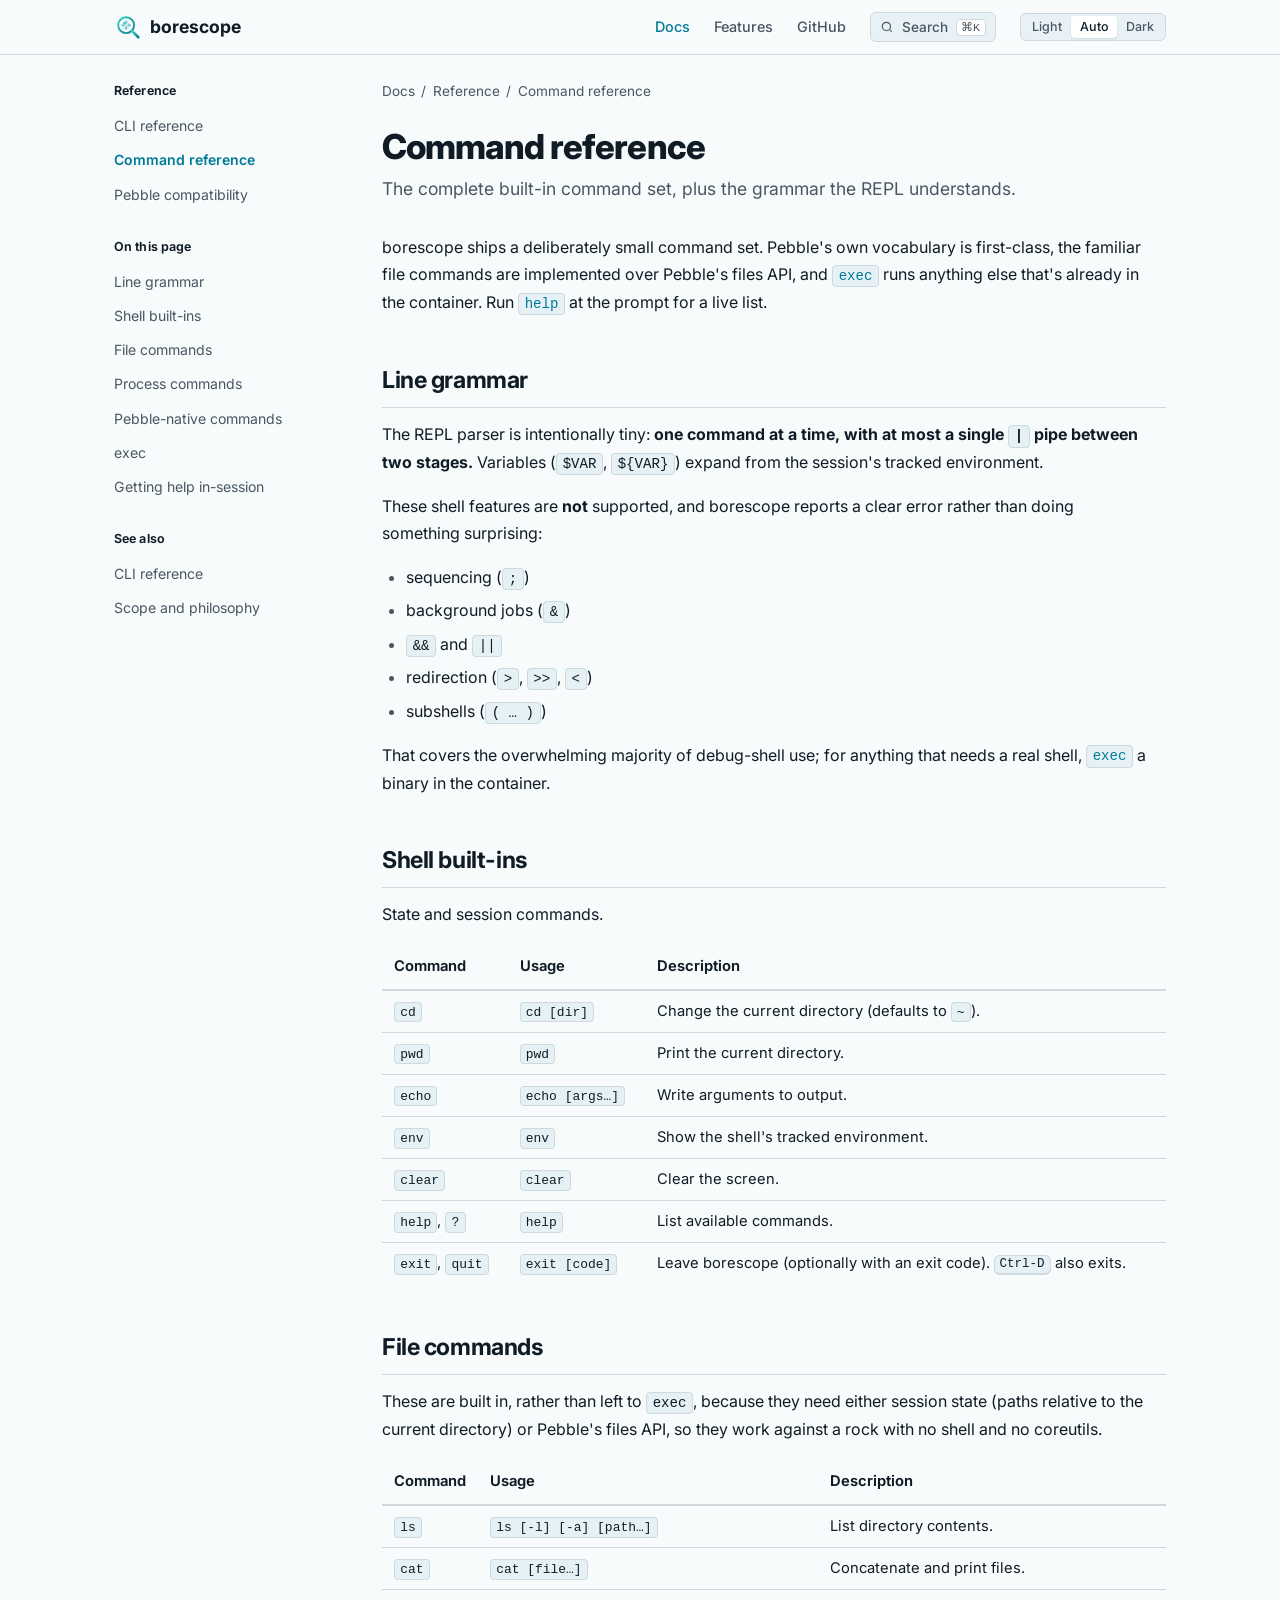
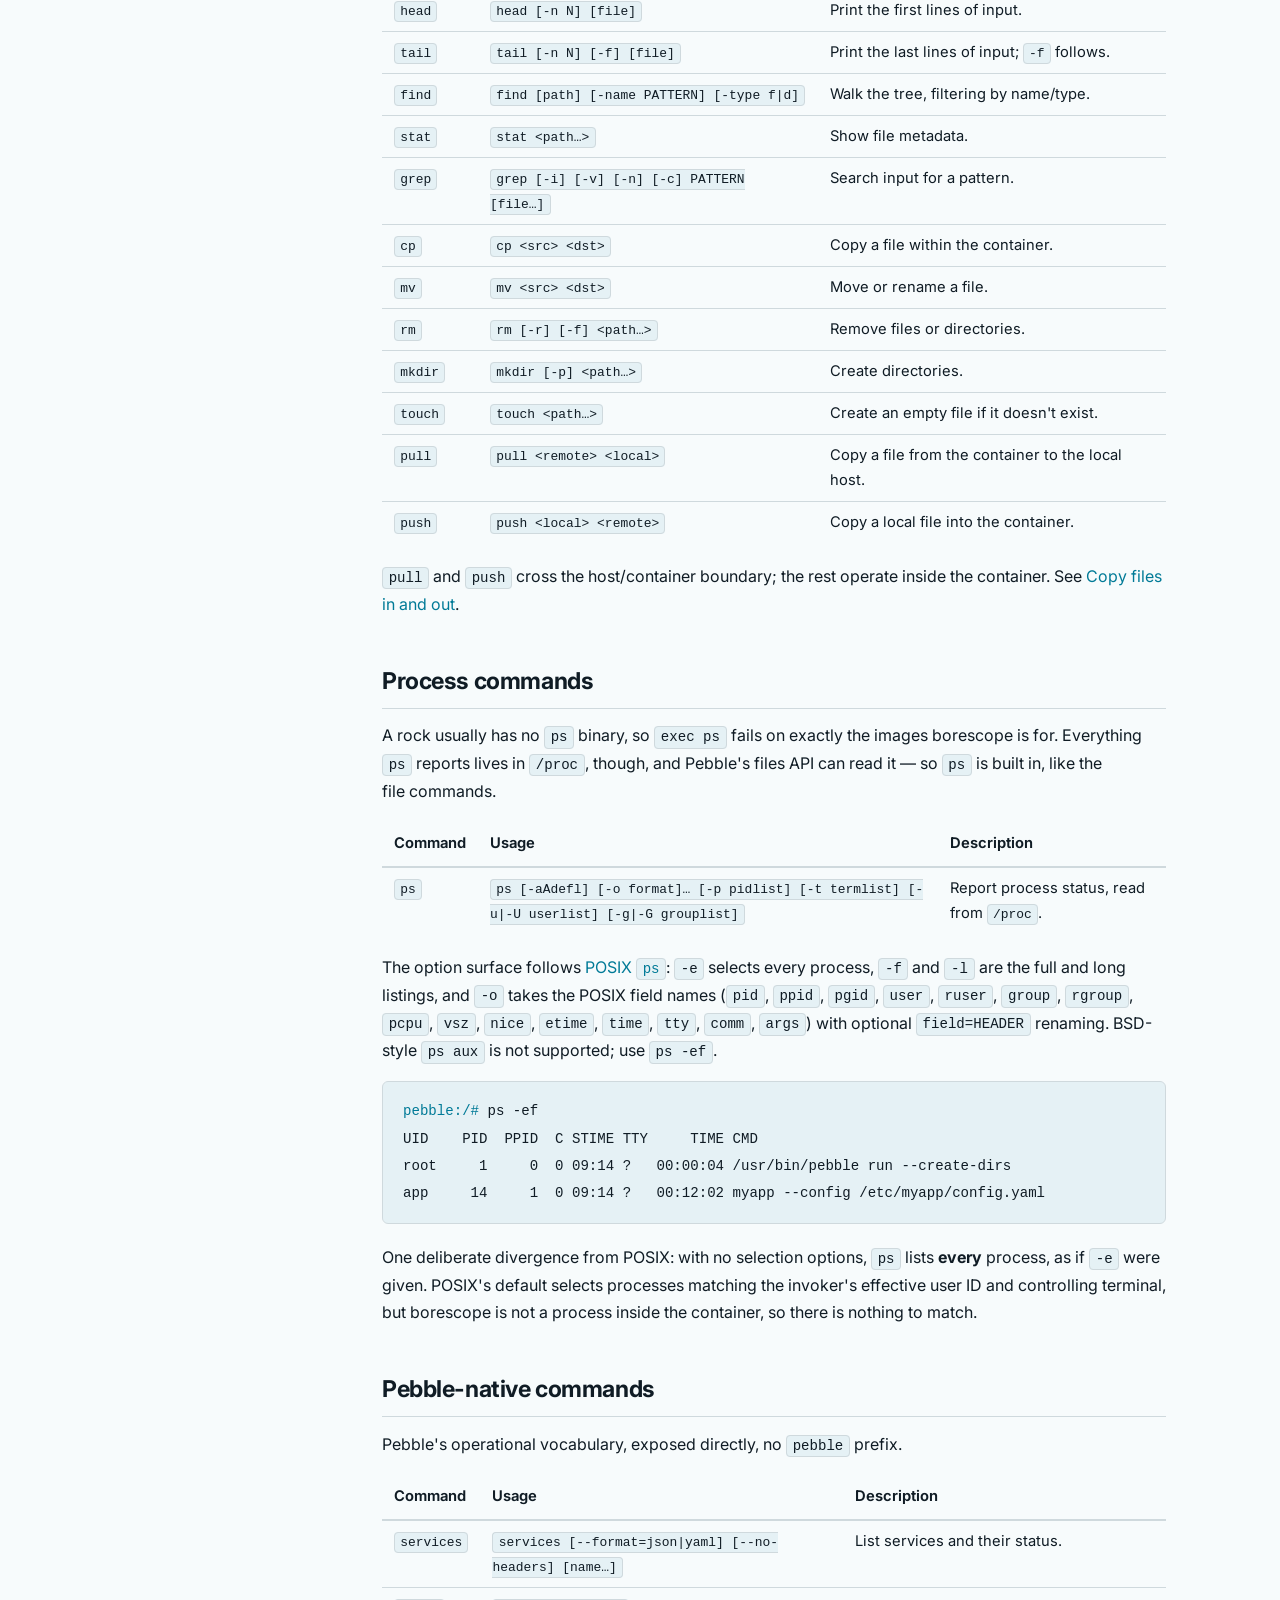
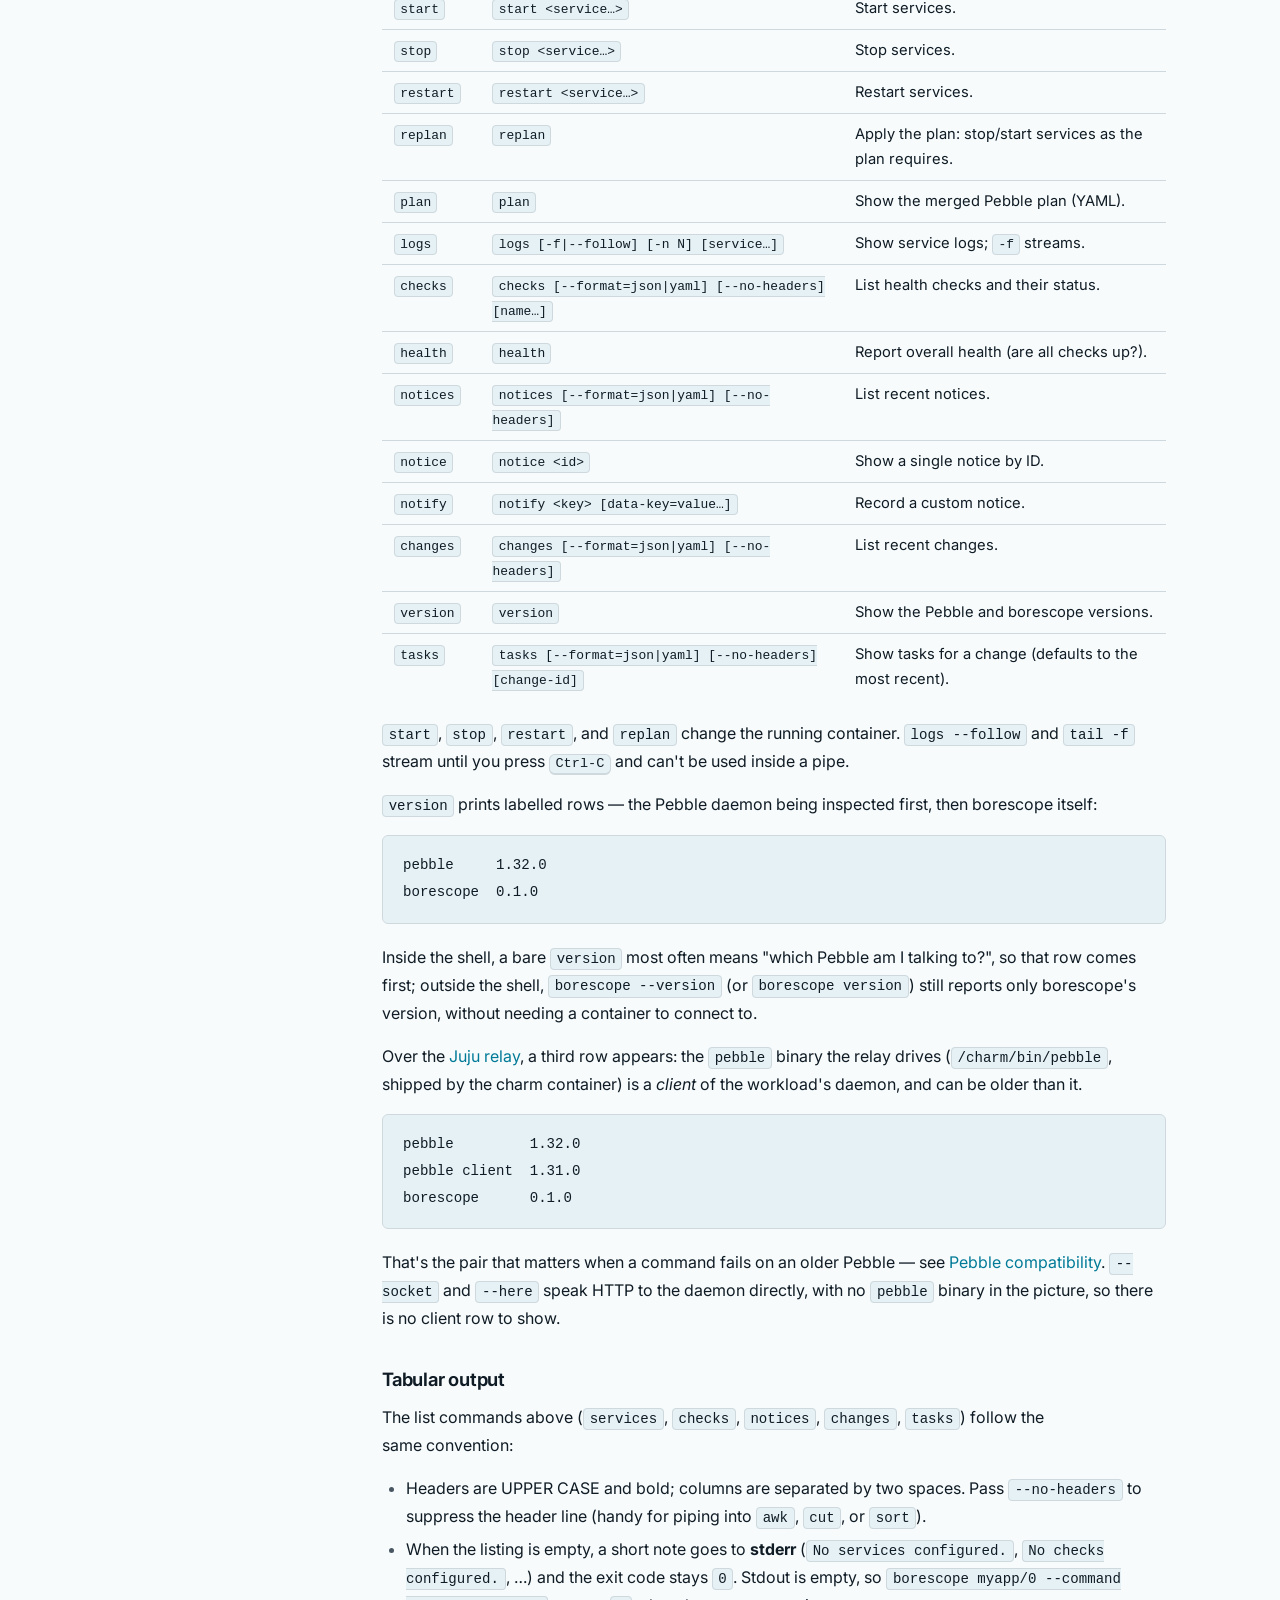
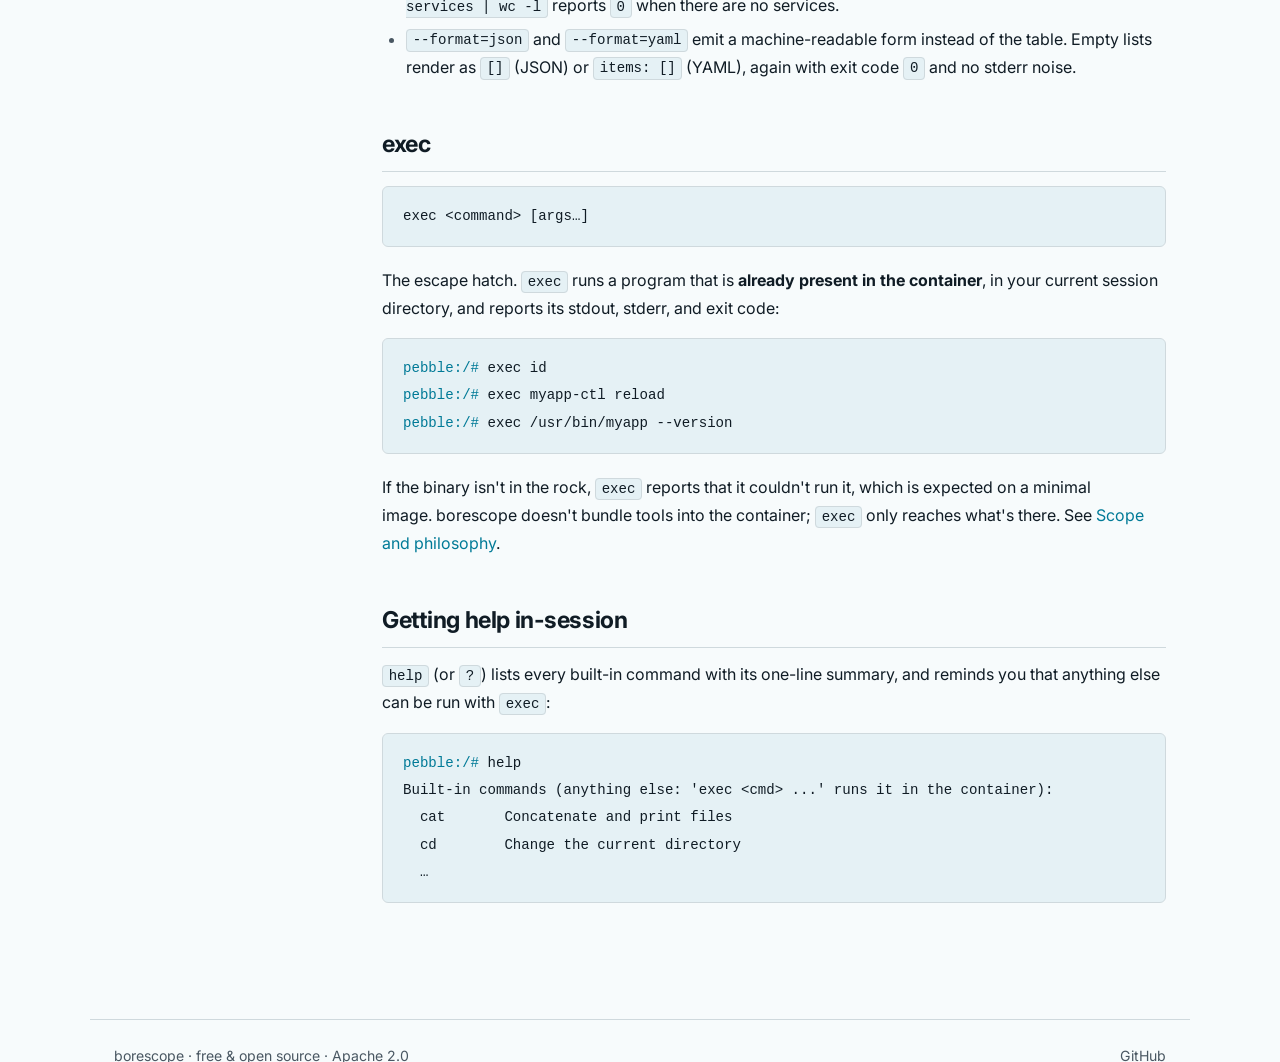
<file: docs/docs/reference-commands.html>
<!DOCTYPE html>
<html lang="en">
<head>
<meta charset="utf-8">
<meta name="viewport" content="width=device-width, initial-scale=1">
<title>Command reference: borescope</title>
<meta name="description" content="Every built-in borescope command: shell built-ins, file commands, process commands, Pebble-native commands, and the exec escape hatch.">
<link rel="icon" href="../favicon.svg" type="image/svg+xml">
<link rel="preconnect" href="https://fonts.bunny.net">
<link rel="stylesheet" href="https://fonts.bunny.net/css?family=inter:400,500,600,700,800|jetbrains-mono:400&display=swap">
<link rel="stylesheet" href="docs.css">
<script>
// Apply stored theme before first paint to prevent flash.
(function() {
  var t = localStorage.getItem("borescope-theme");
  if (t && t !== "auto") document.documentElement.setAttribute("data-theme", t);
})();
</script>
</head>
<body>

<a href="#main" class="skip-link">Skip to content</a>

<nav class="doc-nav" aria-label="Main">
  <div class="doc-nav-inner">
    <a href="../index.html" class="doc-nav-logo">
      <img src="../logo.svg" alt="borescope" width="28" height="28">
      <span>borescope</span>
    </a>
    <button class="doc-nav-toggle" aria-label="Open menu" aria-expanded="false" aria-controls="nav-menu">
      <span></span><span></span><span></span>
    </button>
    <div class="doc-nav-links" id="nav-menu">
      <a href="index.html" class="current">Docs</a>
      <a href="../index.html#features">Features</a>
      <a href="https://github.com/tonyandrewmeyer/borescope" target="_blank" rel="noopener">GitHub</a>
      <button type="button" class="palette-trigger" aria-label="Search docs" aria-keyshortcuts="Control+K Meta+K">
        <svg width="14" height="14" viewBox="0 0 24 24" fill="none" stroke="currentColor" stroke-width="2" aria-hidden="true"><circle cx="11" cy="11" r="7"/><path d="m20 20-3-3"/></svg>
        <span>Search</span>
        <kbd>⌘K</kbd>
      </button>
      <div class="theme-switcher" role="group" aria-label="Colour theme">
        <button type="button" data-theme="light" aria-pressed="false">Light</button>
        <button type="button" data-theme="auto" aria-pressed="true">Auto</button>
        <button type="button" data-theme="dark" aria-pressed="false">Dark</button>
      </div>
    </div>
  </div>
</nav>

<dialog class="palette" aria-label="Search documentation">
  <div class="palette-inner">
    <div class="palette-input-row">
      <svg width="16" height="16" viewBox="0 0 24 24" fill="none" stroke="currentColor" stroke-width="2" aria-hidden="true"><circle cx="11" cy="11" r="7"/><path d="m20 20-3-3"/></svg>
      <input type="search" class="palette-input" placeholder="Search docs..." autocomplete="off" spellcheck="false" aria-label="Type to filter pages" aria-controls="palette-list" aria-activedescendant="">
      <kbd>Esc</kbd>
    </div>
    <ul class="palette-list" id="palette-list" role="listbox"></ul>
    <div class="palette-empty" hidden>No pages match. Try a different search.</div>
    <div class="palette-footer">
      <span><kbd>↑</kbd><kbd>↓</kbd> Navigate</span>
      <span><kbd>Enter</kbd> Open</span>
      <span><kbd>Esc</kbd> Close</span>
    </div>
  </div>
</dialog>

<script type="application/json" id="palette-data">[{"slug":"index","label":"Documentation home","section":""},{"slug":"tutorial","label":"Debug your first container","section":"Tutorial"},{"slug":"howto-connect","label":"Connect to a unit","section":"How-to guides"},{"slug":"howto-here","label":"Run inside the charm container","section":"How-to guides"},{"slug":"howto-oneshot","label":"Run one command (no REPL)","section":"How-to guides"},{"slug":"howto-files","label":"Copy files in and out","section":"How-to guides"},{"slug":"howto-snapshot","label":"Capture a state snapshot","section":"How-to guides"},{"slug":"reference-cli","label":"CLI reference","section":"Reference"},{"slug":"reference-commands","label":"Command reference","section":"Reference"},{"slug":"reference-pebble","label":"Pebble compatibility","section":"Reference"},{"slug":"explanation-architecture","label":"How borescope works","section":"Explanation"},{"slug":"explanation-transport","label":"How it reaches Pebble","section":"Explanation"},{"slug":"explanation-scope","label":"Scope and philosophy","section":"Explanation"}]</script>
<div class="doc-layout">
  <aside class="doc-sidebar">
    <h4>Reference</h4>
    <ul>
      <li><a href="reference-cli.html">CLI reference</a></li>
      <li><a href="reference-commands.html" class="current">Command reference</a></li>
      <li><a href="reference-pebble.html">Pebble compatibility</a></li>
    </ul>
    <h4>On this page</h4>
    <ul>
      <li><a href="#grammar">Line grammar</a></li>
      <li><a href="#builtins">Shell built-ins</a></li>
      <li><a href="#files">File commands</a></li>
      <li><a href="#process">Process commands</a></li>
      <li><a href="#pebble-native">Pebble-native commands</a></li>
      <li><a href="#exec">exec</a></li>
      <li><a href="#help">Getting help in-session</a></li>
    </ul>
    <h4>See also</h4>
    <ul>
      <li><a href="reference-cli.html">CLI reference</a></li>
      <li><a href="explanation-scope.html">Scope and philosophy</a></li>
    </ul>
  </aside>

  <main id="main" class="doc-content">
    <div class="breadcrumb">
      <a href="index.html">Docs</a><span class="sep">/</span>Reference<span class="sep">/</span>Command reference
    </div>

    <h1>Command reference</h1>
    <p class="subtitle">
      The complete built-in command set, plus the grammar the REPL understands.
    </p>

<p>borescope ships a deliberately small command set. Pebble's own vocabulary is
first-class, the familiar file commands are implemented over Pebble's files API,
and <a href="#exec"><code>exec</code></a> runs anything else that's already in the container. Run
<a href="#help"><code>help</code></a> at the prompt for a live list.</p>
<h2 id="grammar">Line grammar</h2>
<p>The REPL parser is intentionally tiny: <strong>one command at a time, with at most a
single <code>|</code> pipe between two stages.</strong> Variables (<code>$VAR</code>, <code>${VAR}</code>) expand from
the session's tracked environment.</p>
<p>These shell features are <strong>not</strong> supported, and borescope reports a clear error
rather than doing something surprising:</p>
<ul>
<li>sequencing (<code>;</code>)</li>
<li>background jobs (<code>&amp;</code>)</li>
<li><code>&amp;&amp;</code> and <code>||</code></li>
<li>redirection (<code>&gt;</code>, <code>&gt;&gt;</code>, <code>&lt;</code>)</li>
<li>subshells (<code>( &hellip; )</code>)</li>
</ul>
<p>That covers the overwhelming majority of debug-shell use; for anything that
needs a real shell, <a href="#exec"><code>exec</code></a> a binary in the container.</p>
<h2 id="builtins">Shell built-ins</h2>
<p>State and session commands.</p>
<table>
<thead>
<tr>
<th>Command</th>
<th>Usage</th>
<th>Description</th>
</tr>
</thead>
<tbody>
<tr>
<td><code>cd</code></td>
<td><code>cd [dir]</code></td>
<td>Change the current directory (defaults to <code>~</code>).</td>
</tr>
<tr>
<td><code>pwd</code></td>
<td><code>pwd</code></td>
<td>Print the current directory.</td>
</tr>
<tr>
<td><code>echo</code></td>
<td><code>echo [args&hellip;]</code></td>
<td>Write arguments to output.</td>
</tr>
<tr>
<td><code>env</code></td>
<td><code>env</code></td>
<td>Show the shell's tracked environment.</td>
</tr>
<tr>
<td><code>clear</code></td>
<td><code>clear</code></td>
<td>Clear the screen.</td>
</tr>
<tr>
<td><code>help</code>, <code>?</code></td>
<td><code>help</code></td>
<td>List available commands.</td>
</tr>
<tr>
<td><code>exit</code>, <code>quit</code></td>
<td><code>exit [code]</code></td>
<td>Leave borescope (optionally with an exit code). <kbd>Ctrl-D</kbd> also exits.</td>
</tr>
</tbody>
</table>
<h2 id="files">File commands</h2>
<p>These are built in, rather than left to <code>exec</code>, because they need either
session state (paths relative to the current directory) or Pebble's files API,
so they work against a rock with no shell and no coreutils.</p>
<table>
<thead>
<tr>
<th>Command</th>
<th>Usage</th>
<th>Description</th>
</tr>
</thead>
<tbody>
<tr>
<td><code>ls</code></td>
<td><code>ls [-l] [-a] [path&hellip;]</code></td>
<td>List directory contents.</td>
</tr>
<tr>
<td><code>cat</code></td>
<td><code>cat [file&hellip;]</code></td>
<td>Concatenate and print files.</td>
</tr>
<tr>
<td><code>head</code></td>
<td><code>head [-n N] [file]</code></td>
<td>Print the first lines of input.</td>
</tr>
<tr>
<td><code>tail</code></td>
<td><code>tail [-n N] [-f] [file]</code></td>
<td>Print the last lines of input; <code>-f</code> follows.</td>
</tr>
<tr>
<td><code>find</code></td>
<td><code>find [path] [-name PATTERN] [-type f|d]</code></td>
<td>Walk the tree, filtering by name/type.</td>
</tr>
<tr>
<td><code>stat</code></td>
<td><code>stat &lt;path&hellip;&gt;</code></td>
<td>Show file metadata.</td>
</tr>
<tr>
<td><code>grep</code></td>
<td><code>grep [-i] [-v] [-n] [-c] PATTERN [file&hellip;]</code></td>
<td>Search input for a pattern.</td>
</tr>
<tr>
<td><code>cp</code></td>
<td><code>cp &lt;src&gt; &lt;dst&gt;</code></td>
<td>Copy a file within the container.</td>
</tr>
<tr>
<td><code>mv</code></td>
<td><code>mv &lt;src&gt; &lt;dst&gt;</code></td>
<td>Move or rename a file.</td>
</tr>
<tr>
<td><code>rm</code></td>
<td><code>rm [-r] [-f] &lt;path&hellip;&gt;</code></td>
<td>Remove files or directories.</td>
</tr>
<tr>
<td><code>mkdir</code></td>
<td><code>mkdir [-p] &lt;path&hellip;&gt;</code></td>
<td>Create directories.</td>
</tr>
<tr>
<td><code>touch</code></td>
<td><code>touch &lt;path&hellip;&gt;</code></td>
<td>Create an empty file if it doesn't exist.</td>
</tr>
<tr>
<td><code>pull</code></td>
<td><code>pull &lt;remote&gt; &lt;local&gt;</code></td>
<td>Copy a file from the container to the local host.</td>
</tr>
<tr>
<td><code>push</code></td>
<td><code>push &lt;local&gt; &lt;remote&gt;</code></td>
<td>Copy a local file into the container.</td>
</tr>
</tbody>
</table>
<p><code>pull</code> and <code>push</code> cross the host/container boundary; the rest operate inside the
container. See <a href="howto-files.html">Copy files in and out</a>.</p>
<h2 id="process">Process commands</h2>
<p>A rock usually has no <code>ps</code> binary, so <code>exec ps</code> fails on exactly the images
borescope is for. Everything <code>ps</code> reports lives in <code>/proc</code>, though, and
Pebble's files API can read it &mdash; so <code>ps</code> is built in, like the file commands.</p>
<table>
<thead>
<tr>
<th>Command</th>
<th>Usage</th>
<th>Description</th>
</tr>
</thead>
<tbody>
<tr>
<td><code>ps</code></td>
<td><code>ps [-aAdefl] [-o format]&hellip; [-p pidlist] [-t termlist] [-u|-U userlist] [-g|-G grouplist]</code></td>
<td>Report process status, read from <code>/proc</code>.</td>
</tr>
</tbody>
</table>
<p>The option surface follows
<a href="https://pubs.opengroup.org/onlinepubs/9699919799/utilities/ps.html" target="_blank" rel="noopener">POSIX <code>ps</code></a>:
<code>-e</code> selects every process, <code>-f</code> and <code>-l</code> are the full and long listings, and
<code>-o</code> takes the POSIX field names (<code>pid</code>, <code>ppid</code>, <code>pgid</code>, <code>user</code>, <code>ruser</code>,
<code>group</code>, <code>rgroup</code>, <code>pcpu</code>, <code>vsz</code>, <code>nice</code>, <code>etime</code>, <code>time</code>, <code>tty</code>, <code>comm</code>,
<code>args</code>) with optional <code>field=HEADER</code> renaming. BSD-style <code>ps aux</code> is not
supported; use <code>ps -ef</code>.</p>
<pre><code><span class="prompt">pebble:/#</span> ps -ef
UID    PID  PPID  C STIME TTY     TIME CMD
root     1     0  0 09:14 ?   00:00:04 /usr/bin/pebble run --create-dirs
app     14     1  0 09:14 ?   00:12:02 myapp --config /etc/myapp/config.yaml</code></pre>
<p>One deliberate divergence from POSIX: with no selection options, <code>ps</code> lists
<strong>every</strong> process, as if <code>-e</code> were given. POSIX's default selects processes
matching the invoker's effective user ID and controlling terminal, but
borescope is not a process inside the container, so there is nothing to match.</p>
<h2 id="pebble-native">Pebble-native commands</h2>
<p>Pebble's operational vocabulary, exposed directly, no <code>pebble</code> prefix.</p>
<table>
<thead>
<tr>
<th>Command</th>
<th>Usage</th>
<th>Description</th>
</tr>
</thead>
<tbody>
<tr>
<td><code>services</code></td>
<td><code>services [--format=json|yaml] [--no-headers] [name&hellip;]</code></td>
<td>List services and their status.</td>
</tr>
<tr>
<td><code>start</code></td>
<td><code>start &lt;service&hellip;&gt;</code></td>
<td>Start services.</td>
</tr>
<tr>
<td><code>stop</code></td>
<td><code>stop &lt;service&hellip;&gt;</code></td>
<td>Stop services.</td>
</tr>
<tr>
<td><code>restart</code></td>
<td><code>restart &lt;service&hellip;&gt;</code></td>
<td>Restart services.</td>
</tr>
<tr>
<td><code>replan</code></td>
<td><code>replan</code></td>
<td>Apply the plan: stop/start services as the plan requires.</td>
</tr>
<tr>
<td><code>plan</code></td>
<td><code>plan</code></td>
<td>Show the merged Pebble plan (YAML).</td>
</tr>
<tr>
<td><code>logs</code></td>
<td><code>logs [-f|--follow] [-n N] [service&hellip;]</code></td>
<td>Show service logs; <code>-f</code> streams.</td>
</tr>
<tr>
<td><code>checks</code></td>
<td><code>checks [--format=json|yaml] [--no-headers] [name&hellip;]</code></td>
<td>List health checks and their status.</td>
</tr>
<tr>
<td><code>health</code></td>
<td><code>health</code></td>
<td>Report overall health (are all checks up?).</td>
</tr>
<tr>
<td><code>notices</code></td>
<td><code>notices [--format=json|yaml] [--no-headers]</code></td>
<td>List recent notices.</td>
</tr>
<tr>
<td><code>notice</code></td>
<td><code>notice &lt;id&gt;</code></td>
<td>Show a single notice by ID.</td>
</tr>
<tr>
<td><code>notify</code></td>
<td><code>notify &lt;key&gt; [data-key=value&hellip;]</code></td>
<td>Record a custom notice.</td>
</tr>
<tr>
<td><code>changes</code></td>
<td><code>changes [--format=json|yaml] [--no-headers]</code></td>
<td>List recent changes.</td>
</tr>
<tr>
<td><code>version</code></td>
<td><code>version</code></td>
<td>Show the Pebble and borescope versions.</td>
</tr>
<tr>
<td><code>tasks</code></td>
<td><code>tasks [--format=json|yaml] [--no-headers] [change-id]</code></td>
<td>Show tasks for a change (defaults to the most recent).</td>
</tr>
</tbody>
</table>
<p><code>start</code>, <code>stop</code>, <code>restart</code>, and <code>replan</code> change the running container. <code>logs --follow</code> and <code>tail -f</code> stream until you press <kbd>Ctrl-C</kbd> and can't be
used inside a pipe.</p>
<p><code>version</code> prints labelled rows &mdash; the Pebble daemon being inspected first, then
borescope itself:</p>
<pre><code>pebble     1.32.0
borescope  0.1.0
</code></pre>
<p>Inside the shell, a bare <code>version</code> most often means &quot;which Pebble am I talking
to?&quot;, so that row comes first; outside the shell, <code>borescope --version</code> (or
<code>borescope version</code>) still reports only borescope's version, without needing a
container to connect to.</p>
<p>Over the <a href="explanation-transport.html">Juju relay</a>, a third row appears: the
<code>pebble</code> binary the relay drives (<code>/charm/bin/pebble</code>, shipped by the charm
container) is a <em>client</em> of the workload's daemon, and can be older than it.</p>
<pre><code>pebble         1.32.0
pebble client  1.31.0
borescope      0.1.0
</code></pre>
<p>That's the pair that matters when a command fails on an older Pebble &mdash; see
<a href="reference-pebble.html">Pebble compatibility</a>. <code>--socket</code> and <code>--here</code> speak
HTTP to the daemon directly, with no <code>pebble</code> binary in the picture, so there
is no client row to show.</p>
<h3>Tabular output</h3>
<p>The list commands above (<code>services</code>, <code>checks</code>, <code>notices</code>, <code>changes</code>, <code>tasks</code>)
follow the same convention:</p>
<ul>
<li>Headers are UPPER CASE and bold; columns are separated by two spaces. Pass
<code>--no-headers</code> to suppress the header line (handy for piping into <code>awk</code>,
<code>cut</code>, or <code>sort</code>).</li>
<li>When the listing is empty, a short note goes to <strong>stderr</strong> (<code>No services configured.</code>, <code>No checks configured.</code>, &hellip;) and the exit code stays <code>0</code>.
Stdout is empty, so <code>borescope myapp/0 --command services | wc -l</code> reports
<code>0</code> when there are no services.</li>
<li><code>--format=json</code> and <code>--format=yaml</code> emit a machine-readable form instead of
the table. Empty lists render as <code>[]</code> (JSON) or <code>items: []</code> (YAML), again
with exit code <code>0</code> and no stderr noise.</li>
</ul>
<h2 id="exec">exec</h2>
<pre><code>exec &lt;command&gt; [args&hellip;]
</code></pre>
<p>The escape hatch. <code>exec</code> runs a program that is <strong>already present in the
container</strong>, in your current session directory, and reports its stdout, stderr,
and exit code:</p>
<pre><code><span class="prompt">pebble:/#</span> exec id
<span class="prompt">pebble:/#</span> exec myapp-ctl reload
<span class="prompt">pebble:/#</span> exec /usr/bin/myapp --version</code></pre>
<p>If the binary isn't in the rock, <code>exec</code> reports that it couldn't run it, which
is expected on a minimal image. borescope doesn't bundle tools into the
container; <code>exec</code> only reaches what's there. See
<a href="explanation-scope.html">Scope and philosophy</a>.</p>
<h2 id="help">Getting help in-session</h2>
<p><code>help</code> (or <code>?</code>) lists every built-in command with its one-line summary, and
reminds you that anything else can be run with <code>exec</code>:</p>
<pre><code><span class="prompt">pebble:/#</span> help
Built-in commands (anything else: 'exec &lt;cmd&gt; ...' runs it in the container):
  cat       Concatenate and print files
  cd        Change the current directory
  &hellip;</code></pre>
  </main>
</div>

<footer class="doc-footer">
  <div class="doc-footer-inner">
    <span>borescope &middot; free &amp; open source &middot; Apache 2.0</span>
    <div>
      <a href="https://github.com/tonyandrewmeyer/borescope" target="_blank" rel="noopener">GitHub</a>
    </div>
  </div>
</footer>

<script>
(function() {
  var toggle = document.querySelector('.doc-nav-toggle');
  var links = document.querySelector('.doc-nav-links');
  if (!toggle || !links) return;
  toggle.addEventListener('click', function() {
    var open = links.classList.toggle('open');
    toggle.classList.toggle('open', open);
    toggle.setAttribute('aria-expanded', String(open));
    toggle.setAttribute('aria-label', open ? 'Close menu' : 'Open menu');
  });
  links.querySelectorAll('a').forEach(function(a) {
    a.addEventListener('click', function() {
      links.classList.remove('open');
      toggle.classList.remove('open');
      toggle.setAttribute('aria-expanded', 'false');
      toggle.setAttribute('aria-label', 'Open menu');
    });
  });
})();

(function() {
  var root = document.documentElement;
  var buttons = document.querySelectorAll('.theme-switcher button');
  if (!buttons.length) return;
  var stored = localStorage.getItem('borescope-theme') || 'auto';
  function apply(theme) {
    if (theme === 'auto') root.removeAttribute('data-theme');
    else root.setAttribute('data-theme', theme);
    buttons.forEach(function(btn) {
      btn.setAttribute('aria-pressed', btn.getAttribute('data-theme') === theme ? 'true' : 'false');
    });
    localStorage.setItem('borescope-theme', theme);
  }
  buttons.forEach(function(btn) {
    btn.addEventListener('click', function() { apply(btn.getAttribute('data-theme')); });
  });
  apply(stored);
})();

// Command palette: Cmd/Ctrl-K opens, type to filter, arrows to navigate.
(function() {
  var dialog = document.querySelector('.palette');
  var dataEl = document.getElementById('palette-data');
  var triggers = document.querySelectorAll('.palette-trigger');
  if (!dialog || !dataEl || typeof dialog.showModal !== 'function') return;

  var pages;
  try { pages = JSON.parse(dataEl.textContent); } catch (e) { return; }

  var input = dialog.querySelector('.palette-input');
  var list = dialog.querySelector('.palette-list');
  var empty = dialog.querySelector('.palette-empty');
  var here = (location.pathname.split('/').pop() || 'index.html').replace('.html', '');
  var idx = 0;
  var visible = [];

  function render(query) {
    var q = (query || '').toLowerCase().trim();
    list.innerHTML = '';
    visible = pages.filter(function(p) {
      if (!q) return true;
      return p.label.toLowerCase().indexOf(q) !== -1
          || p.section.toLowerCase().indexOf(q) !== -1
          || p.slug.toLowerCase().indexOf(q) !== -1;
    });
    if (!visible.length) {
      empty.hidden = false;
      input.setAttribute('aria-activedescendant', '');
      return;
    }
    empty.hidden = true;
    idx = 0;
    visible.forEach(function(p, i) {
      var li = document.createElement('li');
      li.id = 'palette-item-' + i;
      li.className = 'palette-item' + (p.slug === here ? ' current' : '');
      li.setAttribute('role', 'option');
      li.setAttribute('data-href', p.slug + '.html');
      li.innerHTML = '<span class="palette-item-label">' + p.label + '</span>'
                   + (p.section ? '<span class="palette-item-section">' + p.section + '</span>' : '<span class="palette-item-section">Index</span>');
      li.addEventListener('mouseenter', function() { setActive(i); });
      li.addEventListener('click', function() { open(visible[i]); });
      list.appendChild(li);
    });
    setActive(0);
  }

  function setActive(i) {
    if (!visible.length) return;
    idx = (i + visible.length) % visible.length;
    Array.prototype.forEach.call(list.children, function(li, j) {
      li.setAttribute('aria-selected', j === idx ? 'true' : 'false');
      if (j === idx) {
        input.setAttribute('aria-activedescendant', li.id);
        var top = li.offsetTop, bot = top + li.offsetHeight;
        if (top < list.scrollTop) list.scrollTop = top;
        else if (bot > list.scrollTop + list.clientHeight) list.scrollTop = bot - list.clientHeight;
      }
    });
  }

  function open(page) {
    if (!page) return;
    location.href = page.slug + '.html';
  }

  function show() {
    if (dialog.open) return;
    input.value = '';
    render('');
    dialog.showModal();
    setTimeout(function() { input.focus(); }, 0);
  }

  triggers.forEach(function(t) { t.addEventListener('click', show); });

  document.addEventListener('keydown', function(e) {
    if ((e.metaKey || e.ctrlKey) && (e.key === 'k' || e.key === 'K')) {
      e.preventDefault();
      if (dialog.open) dialog.close(); else show();
      return;
    }
    var typingInField = e.target && (e.target.tagName === 'INPUT' || e.target.tagName === 'TEXTAREA' || e.target.isContentEditable);
    if (e.key === '/' && !typingInField && !dialog.open) {
      e.preventDefault();
      show();
    }
  });

  input.addEventListener('input', function() { render(input.value); });

  input.addEventListener('keydown', function(e) {
    if (e.key === 'ArrowDown') { e.preventDefault(); setActive(idx + 1); }
    else if (e.key === 'ArrowUp') { e.preventDefault(); setActive(idx - 1); }
    else if (e.key === 'Enter') { e.preventDefault(); open(visible[idx]); }
  });

  dialog.addEventListener('click', function(e) {
    var r = dialog.getBoundingClientRect();
    if (e.clientX < r.left || e.clientX > r.right || e.clientY < r.top || e.clientY > r.bottom) {
      dialog.close();
    }
  });
})();

(function() {
  document.querySelectorAll('.doc-content pre').forEach(function(pre) {
    var code = pre.querySelector('code');
    if (!code) return;
    var btn = document.createElement('button');
    btn.type = 'button';
    btn.className = 'copy-btn';
    btn.textContent = 'Copy';
    btn.setAttribute('aria-label', 'Copy code to clipboard');
    btn.addEventListener('click', function() {
      var text = code.innerText;
      var done = function() {
        btn.textContent = 'Copied';
        btn.classList.add('copied');
        setTimeout(function() {
          btn.textContent = 'Copy';
          btn.classList.remove('copied');
        }, 1500);
      };
      if (navigator.clipboard && navigator.clipboard.writeText) {
        navigator.clipboard.writeText(text).then(done, function() {});
      } else {
        var ta = document.createElement('textarea');
        ta.value = text;
        ta.setAttribute('readonly', '');
        ta.style.position = 'absolute';
        ta.style.left = '-9999px';
        document.body.appendChild(ta);
        ta.select();
        try { document.execCommand('copy'); done(); } catch (e) {}
        document.body.removeChild(ta);
      }
    });
    pre.appendChild(btn);
  });
})();
</script>

</body>
</html>
</file>
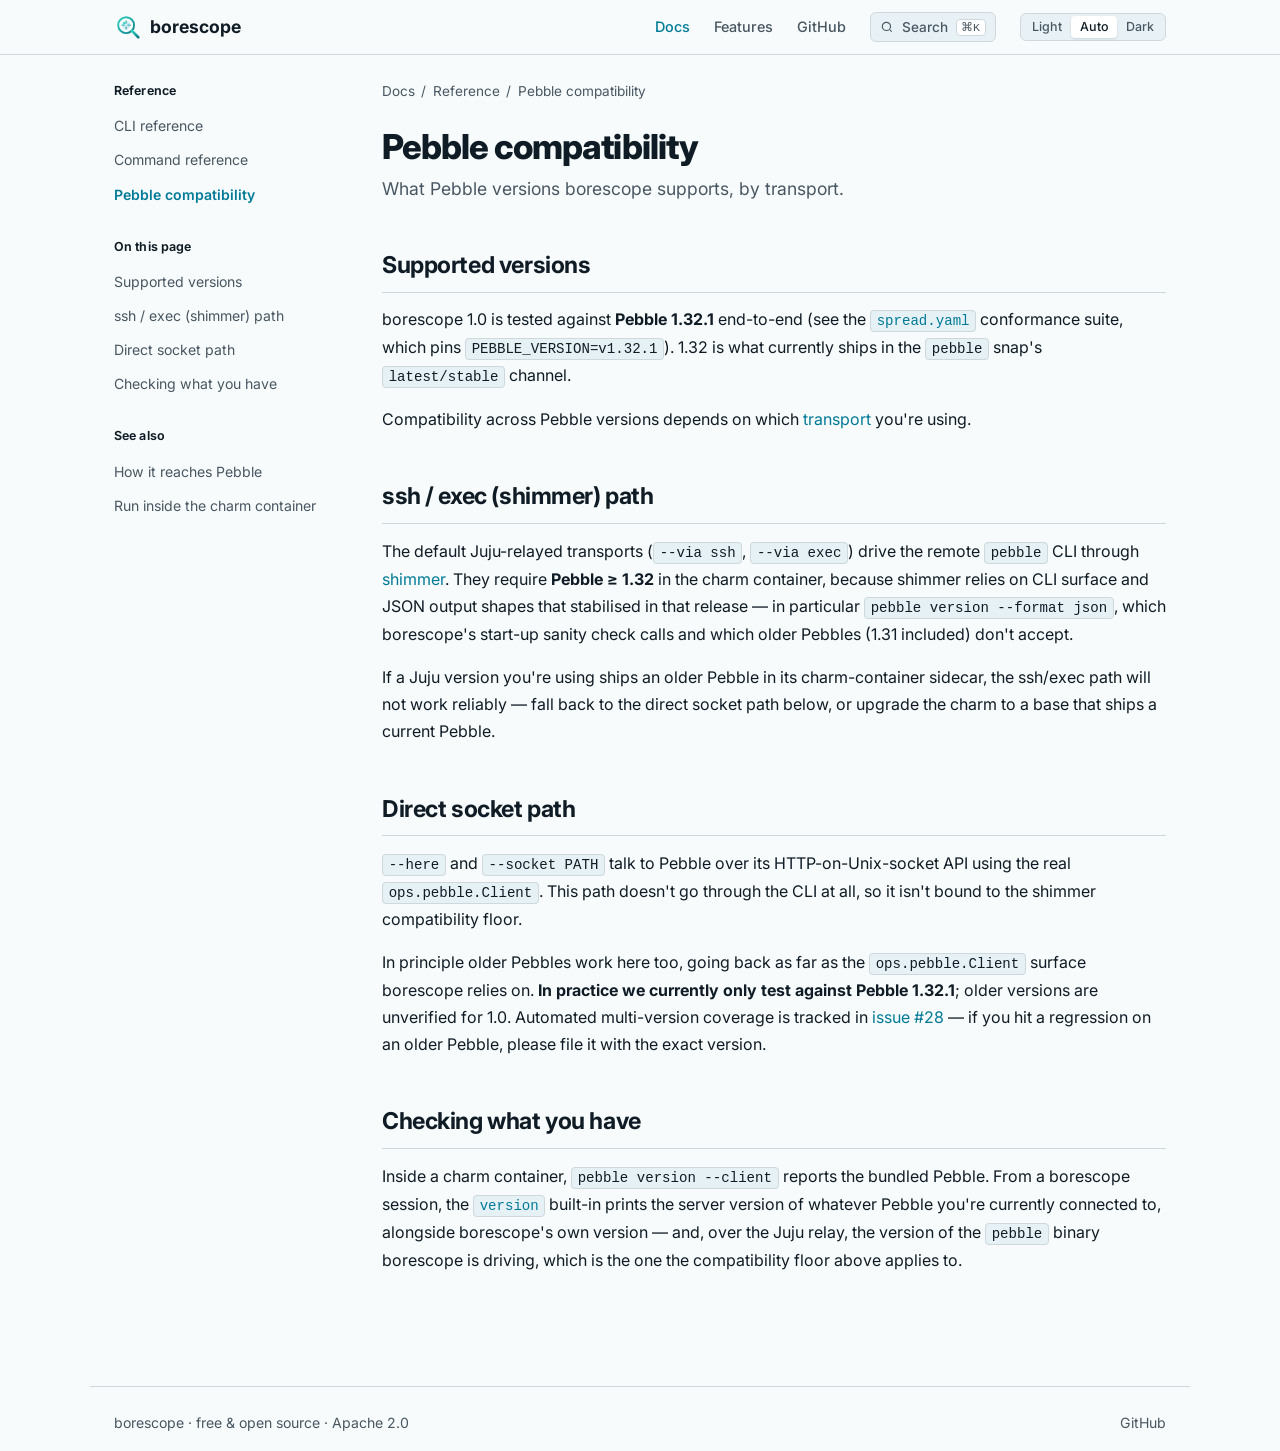
<file: docs/docs/reference-pebble.html>
<!DOCTYPE html>
<html lang="en">
<head>
<meta charset="utf-8">
<meta name="viewport" content="width=device-width, initial-scale=1">
<title>Pebble compatibility: borescope</title>
<meta name="description" content="Which Pebble versions borescope is tested against, and what to expect from older Pebbles.">
<link rel="icon" href="../favicon.svg" type="image/svg+xml">
<link rel="preconnect" href="https://fonts.bunny.net">
<link rel="stylesheet" href="https://fonts.bunny.net/css?family=inter:400,500,600,700,800|jetbrains-mono:400&display=swap">
<link rel="stylesheet" href="docs.css">
<script>
// Apply stored theme before first paint to prevent flash.
(function() {
  var t = localStorage.getItem("borescope-theme");
  if (t && t !== "auto") document.documentElement.setAttribute("data-theme", t);
})();
</script>
</head>
<body>

<a href="#main" class="skip-link">Skip to content</a>

<nav class="doc-nav" aria-label="Main">
  <div class="doc-nav-inner">
    <a href="../index.html" class="doc-nav-logo">
      <img src="../logo.svg" alt="borescope" width="28" height="28">
      <span>borescope</span>
    </a>
    <button class="doc-nav-toggle" aria-label="Open menu" aria-expanded="false" aria-controls="nav-menu">
      <span></span><span></span><span></span>
    </button>
    <div class="doc-nav-links" id="nav-menu">
      <a href="index.html" class="current">Docs</a>
      <a href="../index.html#features">Features</a>
      <a href="https://github.com/tonyandrewmeyer/borescope" target="_blank" rel="noopener">GitHub</a>
      <button type="button" class="palette-trigger" aria-label="Search docs" aria-keyshortcuts="Control+K Meta+K">
        <svg width="14" height="14" viewBox="0 0 24 24" fill="none" stroke="currentColor" stroke-width="2" aria-hidden="true"><circle cx="11" cy="11" r="7"/><path d="m20 20-3-3"/></svg>
        <span>Search</span>
        <kbd>⌘K</kbd>
      </button>
      <div class="theme-switcher" role="group" aria-label="Colour theme">
        <button type="button" data-theme="light" aria-pressed="false">Light</button>
        <button type="button" data-theme="auto" aria-pressed="true">Auto</button>
        <button type="button" data-theme="dark" aria-pressed="false">Dark</button>
      </div>
    </div>
  </div>
</nav>

<dialog class="palette" aria-label="Search documentation">
  <div class="palette-inner">
    <div class="palette-input-row">
      <svg width="16" height="16" viewBox="0 0 24 24" fill="none" stroke="currentColor" stroke-width="2" aria-hidden="true"><circle cx="11" cy="11" r="7"/><path d="m20 20-3-3"/></svg>
      <input type="search" class="palette-input" placeholder="Search docs..." autocomplete="off" spellcheck="false" aria-label="Type to filter pages" aria-controls="palette-list" aria-activedescendant="">
      <kbd>Esc</kbd>
    </div>
    <ul class="palette-list" id="palette-list" role="listbox"></ul>
    <div class="palette-empty" hidden>No pages match. Try a different search.</div>
    <div class="palette-footer">
      <span><kbd>↑</kbd><kbd>↓</kbd> Navigate</span>
      <span><kbd>Enter</kbd> Open</span>
      <span><kbd>Esc</kbd> Close</span>
    </div>
  </div>
</dialog>

<script type="application/json" id="palette-data">[{"slug":"index","label":"Documentation home","section":""},{"slug":"tutorial","label":"Debug your first container","section":"Tutorial"},{"slug":"howto-connect","label":"Connect to a unit","section":"How-to guides"},{"slug":"howto-here","label":"Run inside the charm container","section":"How-to guides"},{"slug":"howto-oneshot","label":"Run one command (no REPL)","section":"How-to guides"},{"slug":"howto-files","label":"Copy files in and out","section":"How-to guides"},{"slug":"howto-snapshot","label":"Capture a state snapshot","section":"How-to guides"},{"slug":"reference-cli","label":"CLI reference","section":"Reference"},{"slug":"reference-commands","label":"Command reference","section":"Reference"},{"slug":"reference-pebble","label":"Pebble compatibility","section":"Reference"},{"slug":"explanation-architecture","label":"How borescope works","section":"Explanation"},{"slug":"explanation-transport","label":"How it reaches Pebble","section":"Explanation"},{"slug":"explanation-scope","label":"Scope and philosophy","section":"Explanation"}]</script>
<div class="doc-layout">
  <aside class="doc-sidebar">
    <h4>Reference</h4>
    <ul>
      <li><a href="reference-cli.html">CLI reference</a></li>
      <li><a href="reference-commands.html">Command reference</a></li>
      <li><a href="reference-pebble.html" class="current">Pebble compatibility</a></li>
    </ul>
    <h4>On this page</h4>
    <ul>
      <li><a href="#supported">Supported versions</a></li>
      <li><a href="#ssh-shimmer">ssh / exec (shimmer) path</a></li>
      <li><a href="#socket">Direct socket path</a></li>
      <li><a href="#checking">Checking what you have</a></li>
    </ul>
    <h4>See also</h4>
    <ul>
      <li><a href="explanation-transport.html">How it reaches Pebble</a></li>
      <li><a href="howto-here.html">Run inside the charm container</a></li>
    </ul>
  </aside>

  <main id="main" class="doc-content">
    <div class="breadcrumb">
      <a href="index.html">Docs</a><span class="sep">/</span>Reference<span class="sep">/</span>Pebble compatibility
    </div>

    <h1>Pebble compatibility</h1>
    <p class="subtitle">
      What Pebble versions borescope supports, by transport.
    </p>

<h2 id="supported">Supported versions</h2>
<p>borescope 1.0 is tested against <strong>Pebble 1.32.1</strong> end-to-end (see the
<a href="https://github.com/tonyandrewmeyer/borescope/blob/main/spread.yaml" target="_blank" rel="noopener"><code>spread.yaml</code></a>
conformance suite, which pins <code>PEBBLE_VERSION=v1.32.1</code>). 1.32 is what currently
ships in the <code>pebble</code> snap's <code>latest/stable</code> channel.</p>
<p>Compatibility across Pebble versions depends on which
<a href="explanation-transport.html">transport</a> you're using.</p>
<h2 id="ssh-shimmer">ssh / exec (shimmer) path</h2>
<p>The default Juju-relayed transports (<code>--via ssh</code>, <code>--via exec</code>) drive the
remote <code>pebble</code> CLI through
<a href="https://github.com/tonyandrewmeyer/shimmer" target="_blank" rel="noopener">shimmer</a>. They require
<strong>Pebble &ge; 1.32</strong> in the charm container, because shimmer relies on CLI
surface and JSON output shapes that stabilised in that release &mdash; in
particular <code>pebble version --format json</code>, which borescope's start-up
sanity check calls and which older Pebbles (1.31 included) don't accept.</p>
<p>If a Juju version you're using ships an older Pebble in its charm-container
sidecar, the ssh/exec path will not work reliably &mdash; fall back to the direct
socket path below, or upgrade the charm to a base that ships a current Pebble.</p>
<h2 id="socket">Direct socket path</h2>
<p><code>--here</code> and <code>--socket PATH</code> talk to Pebble over its HTTP-on-Unix-socket
API using the real <code>ops.pebble.Client</code>. This path doesn't go through the
CLI at all, so it isn't bound to the shimmer compatibility floor.</p>
<p>In principle older Pebbles work here too, going back as far as the
<code>ops.pebble.Client</code> surface borescope relies on. <strong>In practice we currently
only test against Pebble 1.32.1</strong>; older versions are unverified for 1.0.
Automated multi-version coverage is tracked in
<a href="https://github.com/tonyandrewmeyer/borescope/issues/28" target="_blank" rel="noopener">issue #28</a> &mdash; if
you hit a regression on an older Pebble, please file it with the exact
version.</p>
<h2 id="checking">Checking what you have</h2>
<p>Inside a charm container, <code>pebble version --client</code> reports the bundled
Pebble. From a borescope session, the <a href="reference-commands.html#pebble-native"><code>version</code></a>
built-in prints the server version of whatever Pebble you're currently
connected to, alongside borescope's own version &mdash; and, over the Juju relay,
the version of the <code>pebble</code> binary borescope is driving, which is the one the
compatibility floor above applies to.</p>
  </main>
</div>

<footer class="doc-footer">
  <div class="doc-footer-inner">
    <span>borescope &middot; free &amp; open source &middot; Apache 2.0</span>
    <div>
      <a href="https://github.com/tonyandrewmeyer/borescope" target="_blank" rel="noopener">GitHub</a>
    </div>
  </div>
</footer>

<script>
(function() {
  var toggle = document.querySelector('.doc-nav-toggle');
  var links = document.querySelector('.doc-nav-links');
  if (!toggle || !links) return;
  toggle.addEventListener('click', function() {
    var open = links.classList.toggle('open');
    toggle.classList.toggle('open', open);
    toggle.setAttribute('aria-expanded', String(open));
    toggle.setAttribute('aria-label', open ? 'Close menu' : 'Open menu');
  });
  links.querySelectorAll('a').forEach(function(a) {
    a.addEventListener('click', function() {
      links.classList.remove('open');
      toggle.classList.remove('open');
      toggle.setAttribute('aria-expanded', 'false');
      toggle.setAttribute('aria-label', 'Open menu');
    });
  });
})();

(function() {
  var root = document.documentElement;
  var buttons = document.querySelectorAll('.theme-switcher button');
  if (!buttons.length) return;
  var stored = localStorage.getItem('borescope-theme') || 'auto';
  function apply(theme) {
    if (theme === 'auto') root.removeAttribute('data-theme');
    else root.setAttribute('data-theme', theme);
    buttons.forEach(function(btn) {
      btn.setAttribute('aria-pressed', btn.getAttribute('data-theme') === theme ? 'true' : 'false');
    });
    localStorage.setItem('borescope-theme', theme);
  }
  buttons.forEach(function(btn) {
    btn.addEventListener('click', function() { apply(btn.getAttribute('data-theme')); });
  });
  apply(stored);
})();

// Command palette: Cmd/Ctrl-K opens, type to filter, arrows to navigate.
(function() {
  var dialog = document.querySelector('.palette');
  var dataEl = document.getElementById('palette-data');
  var triggers = document.querySelectorAll('.palette-trigger');
  if (!dialog || !dataEl || typeof dialog.showModal !== 'function') return;

  var pages;
  try { pages = JSON.parse(dataEl.textContent); } catch (e) { return; }

  var input = dialog.querySelector('.palette-input');
  var list = dialog.querySelector('.palette-list');
  var empty = dialog.querySelector('.palette-empty');
  var here = (location.pathname.split('/').pop() || 'index.html').replace('.html', '');
  var idx = 0;
  var visible = [];

  function render(query) {
    var q = (query || '').toLowerCase().trim();
    list.innerHTML = '';
    visible = pages.filter(function(p) {
      if (!q) return true;
      return p.label.toLowerCase().indexOf(q) !== -1
          || p.section.toLowerCase().indexOf(q) !== -1
          || p.slug.toLowerCase().indexOf(q) !== -1;
    });
    if (!visible.length) {
      empty.hidden = false;
      input.setAttribute('aria-activedescendant', '');
      return;
    }
    empty.hidden = true;
    idx = 0;
    visible.forEach(function(p, i) {
      var li = document.createElement('li');
      li.id = 'palette-item-' + i;
      li.className = 'palette-item' + (p.slug === here ? ' current' : '');
      li.setAttribute('role', 'option');
      li.setAttribute('data-href', p.slug + '.html');
      li.innerHTML = '<span class="palette-item-label">' + p.label + '</span>'
                   + (p.section ? '<span class="palette-item-section">' + p.section + '</span>' : '<span class="palette-item-section">Index</span>');
      li.addEventListener('mouseenter', function() { setActive(i); });
      li.addEventListener('click', function() { open(visible[i]); });
      list.appendChild(li);
    });
    setActive(0);
  }

  function setActive(i) {
    if (!visible.length) return;
    idx = (i + visible.length) % visible.length;
    Array.prototype.forEach.call(list.children, function(li, j) {
      li.setAttribute('aria-selected', j === idx ? 'true' : 'false');
      if (j === idx) {
        input.setAttribute('aria-activedescendant', li.id);
        var top = li.offsetTop, bot = top + li.offsetHeight;
        if (top < list.scrollTop) list.scrollTop = top;
        else if (bot > list.scrollTop + list.clientHeight) list.scrollTop = bot - list.clientHeight;
      }
    });
  }

  function open(page) {
    if (!page) return;
    location.href = page.slug + '.html';
  }

  function show() {
    if (dialog.open) return;
    input.value = '';
    render('');
    dialog.showModal();
    setTimeout(function() { input.focus(); }, 0);
  }

  triggers.forEach(function(t) { t.addEventListener('click', show); });

  document.addEventListener('keydown', function(e) {
    if ((e.metaKey || e.ctrlKey) && (e.key === 'k' || e.key === 'K')) {
      e.preventDefault();
      if (dialog.open) dialog.close(); else show();
      return;
    }
    var typingInField = e.target && (e.target.tagName === 'INPUT' || e.target.tagName === 'TEXTAREA' || e.target.isContentEditable);
    if (e.key === '/' && !typingInField && !dialog.open) {
      e.preventDefault();
      show();
    }
  });

  input.addEventListener('input', function() { render(input.value); });

  input.addEventListener('keydown', function(e) {
    if (e.key === 'ArrowDown') { e.preventDefault(); setActive(idx + 1); }
    else if (e.key === 'ArrowUp') { e.preventDefault(); setActive(idx - 1); }
    else if (e.key === 'Enter') { e.preventDefault(); open(visible[idx]); }
  });

  dialog.addEventListener('click', function(e) {
    var r = dialog.getBoundingClientRect();
    if (e.clientX < r.left || e.clientX > r.right || e.clientY < r.top || e.clientY > r.bottom) {
      dialog.close();
    }
  });
})();

(function() {
  document.querySelectorAll('.doc-content pre').forEach(function(pre) {
    var code = pre.querySelector('code');
    if (!code) return;
    var btn = document.createElement('button');
    btn.type = 'button';
    btn.className = 'copy-btn';
    btn.textContent = 'Copy';
    btn.setAttribute('aria-label', 'Copy code to clipboard');
    btn.addEventListener('click', function() {
      var text = code.innerText;
      var done = function() {
        btn.textContent = 'Copied';
        btn.classList.add('copied');
        setTimeout(function() {
          btn.textContent = 'Copy';
          btn.classList.remove('copied');
        }, 1500);
      };
      if (navigator.clipboard && navigator.clipboard.writeText) {
        navigator.clipboard.writeText(text).then(done, function() {});
      } else {
        var ta = document.createElement('textarea');
        ta.value = text;
        ta.setAttribute('readonly', '');
        ta.style.position = 'absolute';
        ta.style.left = '-9999px';
        document.body.appendChild(ta);
        ta.select();
        try { document.execCommand('copy'); done(); } catch (e) {}
        document.body.removeChild(ta);
      }
    });
    pre.appendChild(btn);
  });
})();
</script>

</body>
</html>
</file>
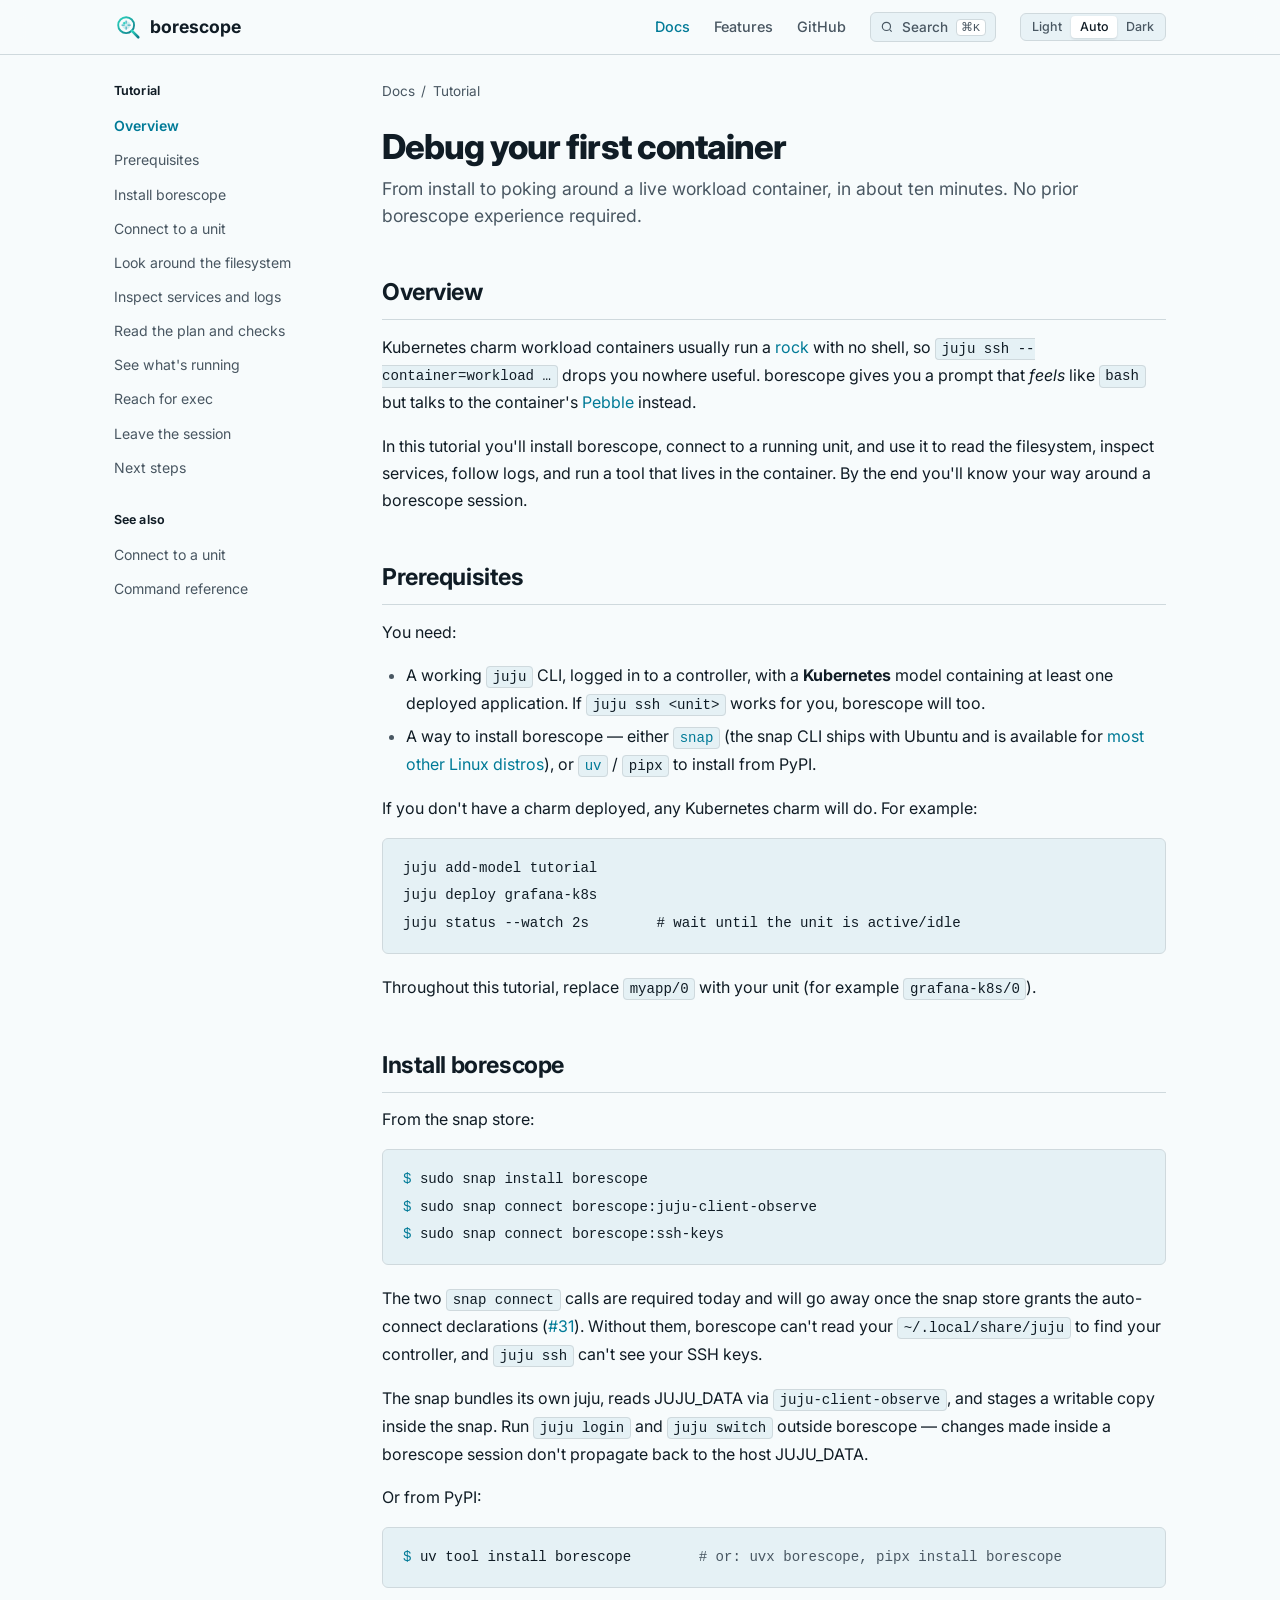
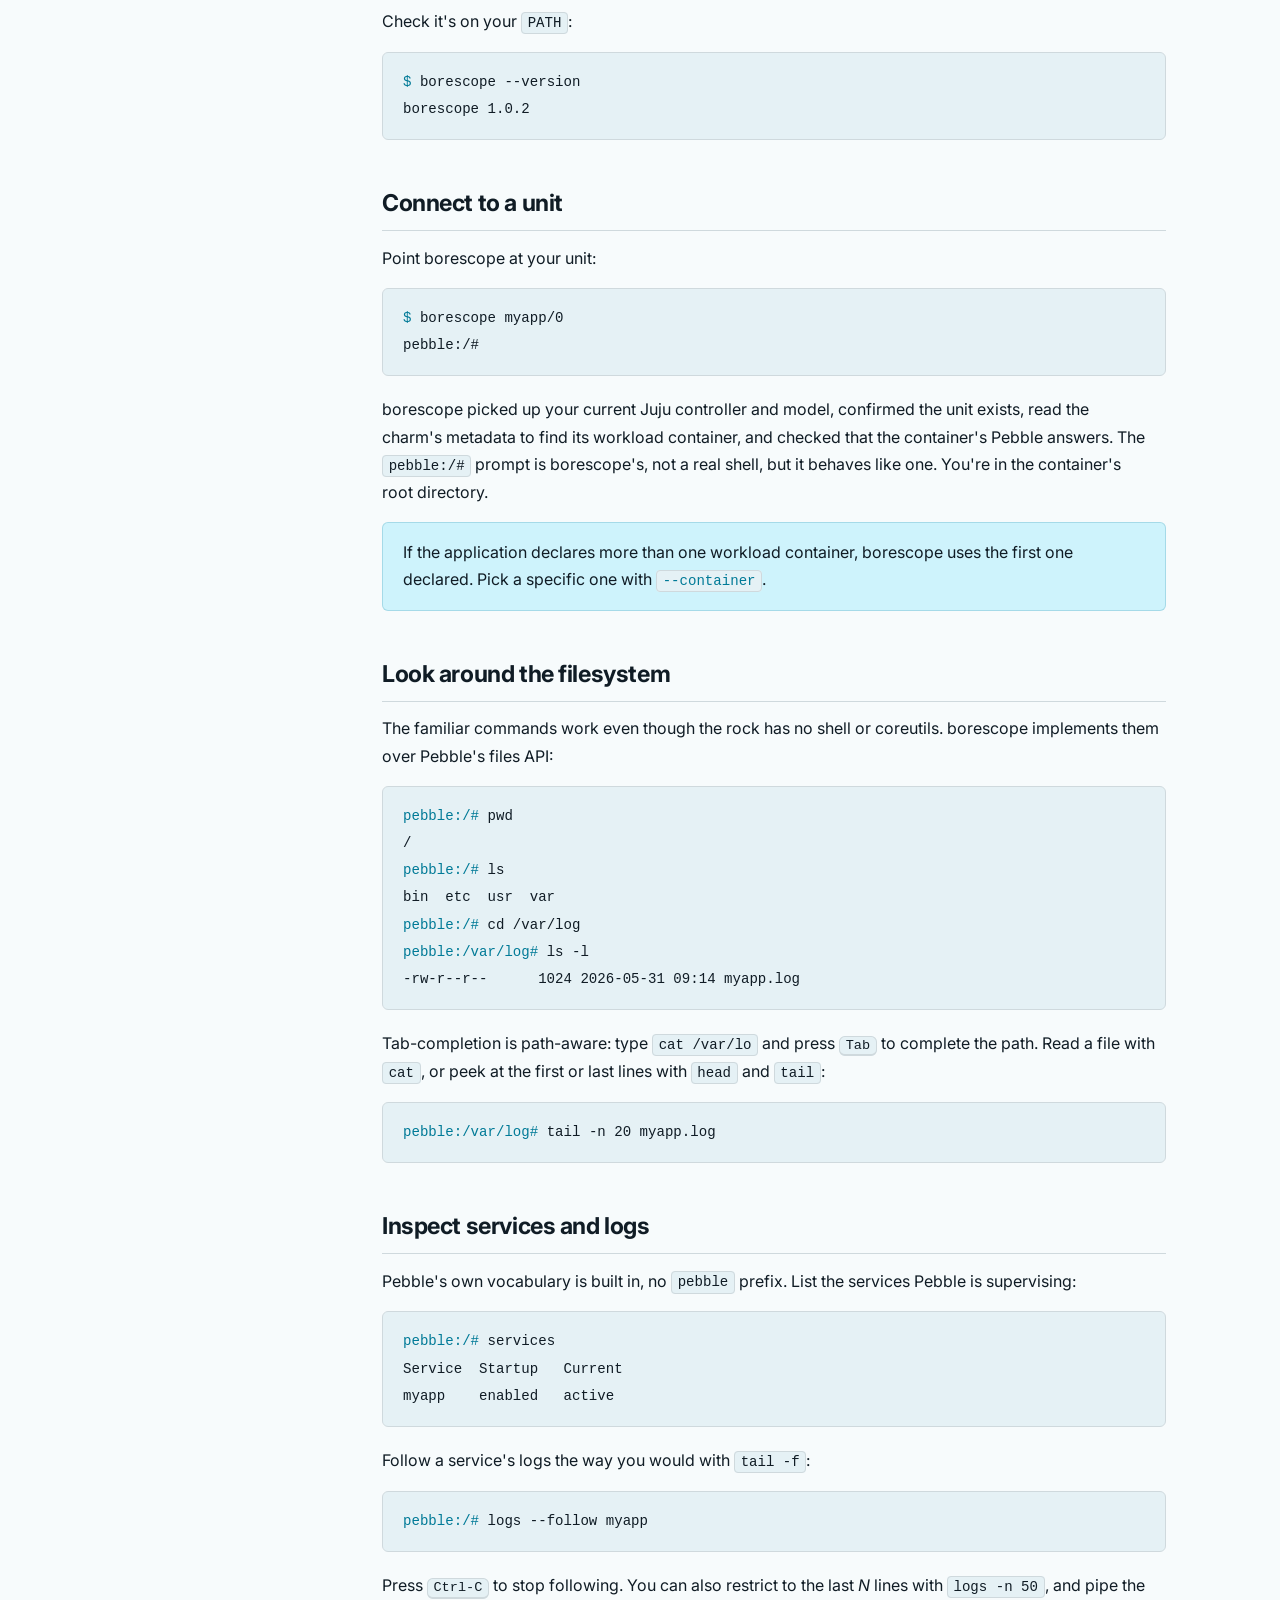
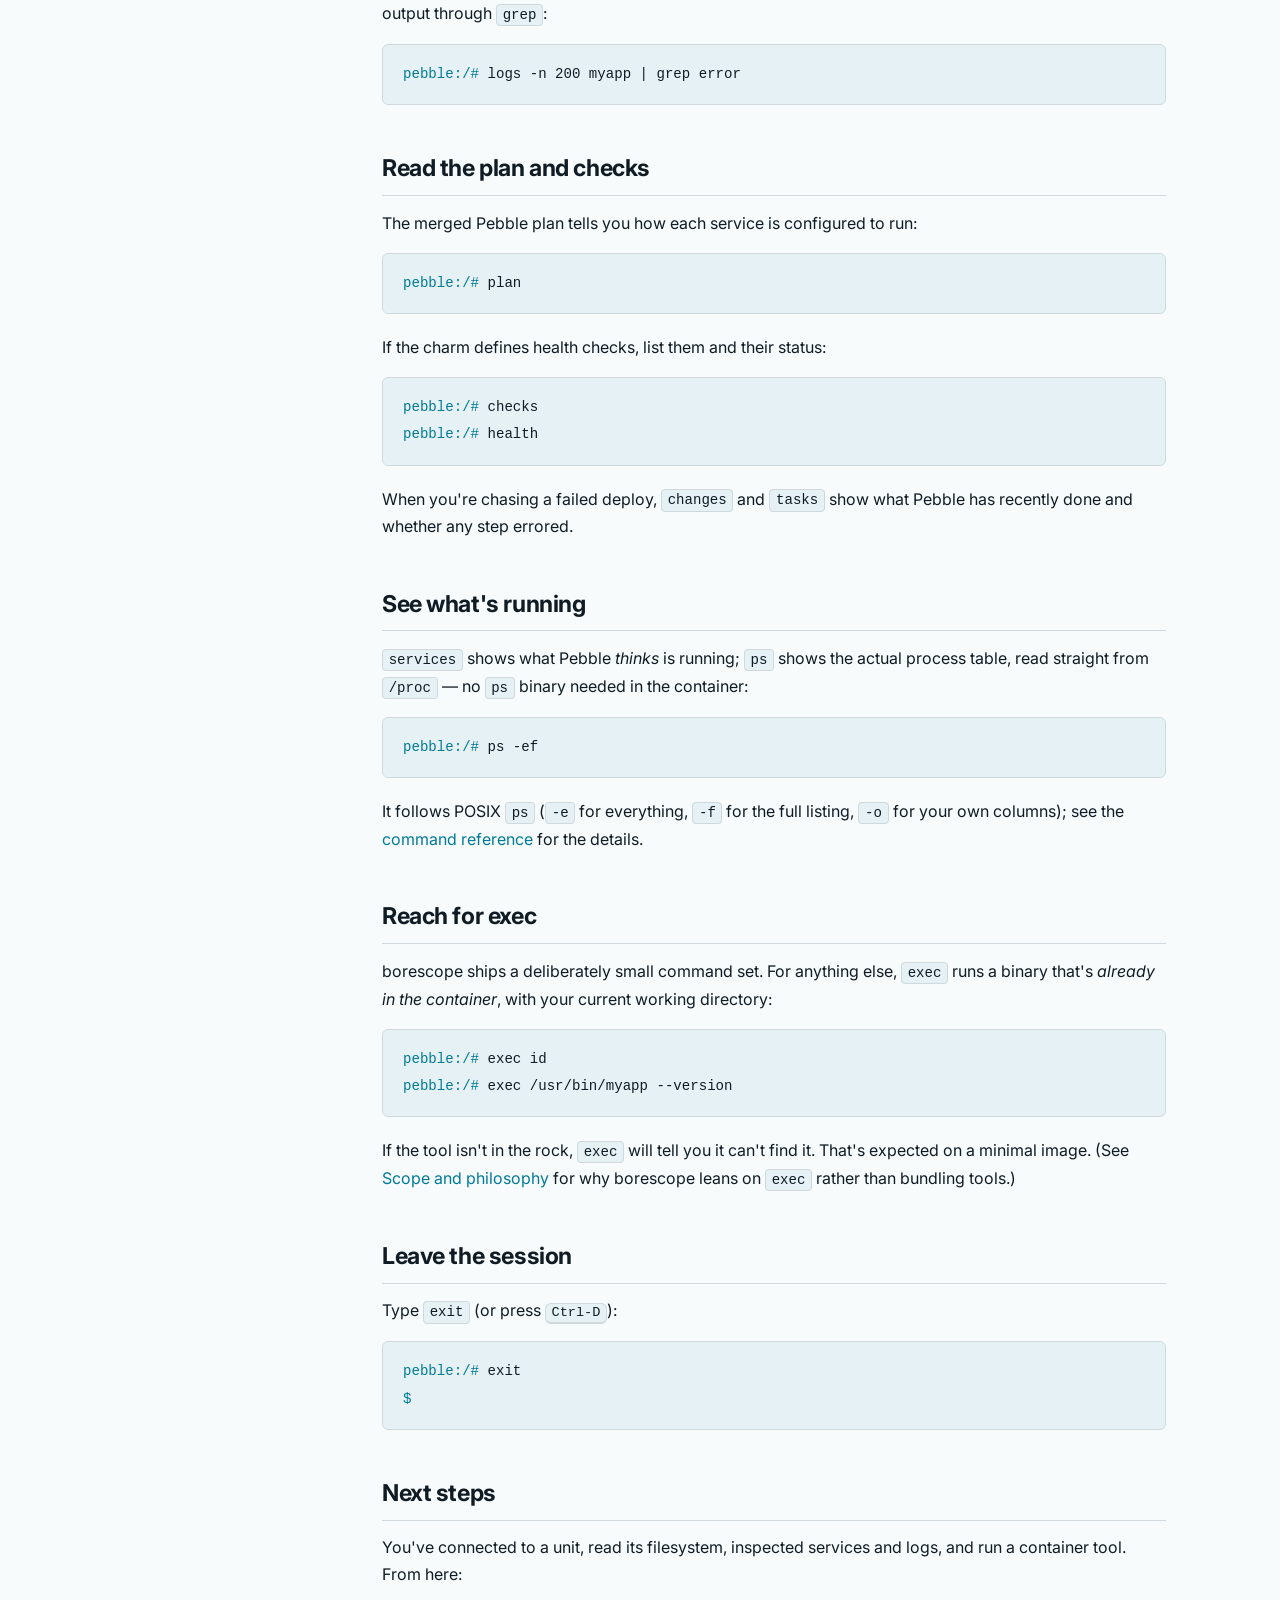
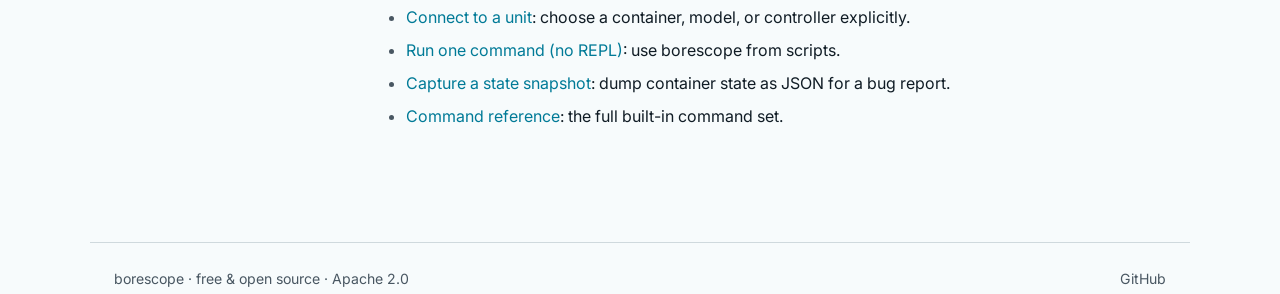
<file: docs/docs/tutorial.html>
<!DOCTYPE html>
<html lang="en">
<head>
<meta charset="utf-8">
<meta name="viewport" content="width=device-width, initial-scale=1">
<title>Tutorial: Debug your first container: borescope</title>
<meta name="description" content="A step-by-step tutorial: install borescope and explore a live Juju Kubernetes workload container, services, logs, files, and the plan.">
<link rel="icon" href="../favicon.svg" type="image/svg+xml">
<link rel="preconnect" href="https://fonts.bunny.net">
<link rel="stylesheet" href="https://fonts.bunny.net/css?family=inter:400,500,600,700,800|jetbrains-mono:400&display=swap">
<link rel="stylesheet" href="docs.css">
<script>
// Apply stored theme before first paint to prevent flash.
(function() {
  var t = localStorage.getItem("borescope-theme");
  if (t && t !== "auto") document.documentElement.setAttribute("data-theme", t);
})();
</script>
</head>
<body>

<a href="#main" class="skip-link">Skip to content</a>

<nav class="doc-nav" aria-label="Main">
  <div class="doc-nav-inner">
    <a href="../index.html" class="doc-nav-logo">
      <img src="../logo.svg" alt="borescope" width="28" height="28">
      <span>borescope</span>
    </a>
    <button class="doc-nav-toggle" aria-label="Open menu" aria-expanded="false" aria-controls="nav-menu">
      <span></span><span></span><span></span>
    </button>
    <div class="doc-nav-links" id="nav-menu">
      <a href="index.html" class="current">Docs</a>
      <a href="../index.html#features">Features</a>
      <a href="https://github.com/tonyandrewmeyer/borescope" target="_blank" rel="noopener">GitHub</a>
      <button type="button" class="palette-trigger" aria-label="Search docs" aria-keyshortcuts="Control+K Meta+K">
        <svg width="14" height="14" viewBox="0 0 24 24" fill="none" stroke="currentColor" stroke-width="2" aria-hidden="true"><circle cx="11" cy="11" r="7"/><path d="m20 20-3-3"/></svg>
        <span>Search</span>
        <kbd>⌘K</kbd>
      </button>
      <div class="theme-switcher" role="group" aria-label="Colour theme">
        <button type="button" data-theme="light" aria-pressed="false">Light</button>
        <button type="button" data-theme="auto" aria-pressed="true">Auto</button>
        <button type="button" data-theme="dark" aria-pressed="false">Dark</button>
      </div>
    </div>
  </div>
</nav>

<dialog class="palette" aria-label="Search documentation">
  <div class="palette-inner">
    <div class="palette-input-row">
      <svg width="16" height="16" viewBox="0 0 24 24" fill="none" stroke="currentColor" stroke-width="2" aria-hidden="true"><circle cx="11" cy="11" r="7"/><path d="m20 20-3-3"/></svg>
      <input type="search" class="palette-input" placeholder="Search docs..." autocomplete="off" spellcheck="false" aria-label="Type to filter pages" aria-controls="palette-list" aria-activedescendant="">
      <kbd>Esc</kbd>
    </div>
    <ul class="palette-list" id="palette-list" role="listbox"></ul>
    <div class="palette-empty" hidden>No pages match. Try a different search.</div>
    <div class="palette-footer">
      <span><kbd>↑</kbd><kbd>↓</kbd> Navigate</span>
      <span><kbd>Enter</kbd> Open</span>
      <span><kbd>Esc</kbd> Close</span>
    </div>
  </div>
</dialog>

<script type="application/json" id="palette-data">[{"slug":"index","label":"Documentation home","section":""},{"slug":"tutorial","label":"Debug your first container","section":"Tutorial"},{"slug":"howto-connect","label":"Connect to a unit","section":"How-to guides"},{"slug":"howto-here","label":"Run inside the charm container","section":"How-to guides"},{"slug":"howto-oneshot","label":"Run one command (no REPL)","section":"How-to guides"},{"slug":"howto-files","label":"Copy files in and out","section":"How-to guides"},{"slug":"howto-snapshot","label":"Capture a state snapshot","section":"How-to guides"},{"slug":"reference-cli","label":"CLI reference","section":"Reference"},{"slug":"reference-commands","label":"Command reference","section":"Reference"},{"slug":"reference-pebble","label":"Pebble compatibility","section":"Reference"},{"slug":"explanation-architecture","label":"How borescope works","section":"Explanation"},{"slug":"explanation-transport","label":"How it reaches Pebble","section":"Explanation"},{"slug":"explanation-scope","label":"Scope and philosophy","section":"Explanation"}]</script>
<div class="doc-layout">
  <aside class="doc-sidebar">
    <h4>Tutorial</h4>
    <ul>
      <li><a href="#overview" class="current">Overview</a></li>
      <li><a href="#prerequisites">Prerequisites</a></li>
      <li><a href="#install">Install borescope</a></li>
      <li><a href="#connect">Connect to a unit</a></li>
      <li><a href="#look-around">Look around the filesystem</a></li>
      <li><a href="#services">Inspect services and logs</a></li>
      <li><a href="#plan">Read the plan and checks</a></li>
      <li><a href="#processes">See what's running</a></li>
      <li><a href="#exec">Reach for exec</a></li>
      <li><a href="#leave">Leave the session</a></li>
      <li><a href="#next-steps">Next steps</a></li>
    </ul>
    <h4>See also</h4>
    <ul>
      <li><a href="howto-connect.html">Connect to a unit</a></li>
      <li><a href="reference-commands.html">Command reference</a></li>
    </ul>
  </aside>

  <main id="main" class="doc-content">
    <div class="breadcrumb">
      <a href="index.html">Docs</a><span class="sep">/</span>Tutorial
    </div>

    <h1>Debug your first container</h1>
    <p class="subtitle">
      From install to poking around a live workload container, in about ten minutes. No prior borescope experience required.
    </p>

<h2 id="overview">Overview</h2>
<p>Kubernetes charm workload containers usually run a
<a href="https://documentation.ubuntu.com/rockcraft/" target="_blank" rel="noopener">rock</a> with no shell, so
<code>juju ssh --container=workload &hellip;</code> drops you nowhere useful. borescope gives you
a prompt that <em>feels</em> like <code>bash</code> but talks to the container's
<a href="https://documentation.ubuntu.com/pebble/" target="_blank" rel="noopener">Pebble</a> instead.</p>
<p>In this tutorial you'll install borescope, connect to a running unit, and use
it to read the filesystem, inspect services, follow logs, and run a tool that
lives in the container. By the end you'll know your way around a borescope
session.</p>
<h2 id="prerequisites">Prerequisites</h2>
<p>You need:</p>
<ul>
<li>A working <code>juju</code> CLI, logged in to a controller, with a <strong>Kubernetes</strong> model
containing at least one deployed application. If <code>juju ssh &lt;unit&gt;</code> works for
you, borescope will too.</li>
<li>A way to install borescope &mdash; either
<a href="https://snapcraft.io/borescope" target="_blank" rel="noopener"><code>snap</code></a> (the snap CLI ships with Ubuntu and
is available for <a href="https://snapcraft.io/docs/installing-snapd" target="_blank" rel="noopener">most other Linux distros</a>),
or <a href="https://docs.astral.sh/uv/" target="_blank" rel="noopener"><code>uv</code></a> / <code>pipx</code> to install from PyPI.</li>
</ul>
<p>If you don't have a charm deployed, any Kubernetes charm will do. For example:</p>
<pre><code class="language-console">juju add-model tutorial
juju deploy grafana-k8s
juju status --watch 2s        # wait until the unit is active/idle
</code></pre>
<p>Throughout this tutorial, replace <code>myapp/0</code> with your unit (for example
<code>grafana-k8s/0</code>).</p>
<h2 id="install">Install borescope</h2>
<p>From the snap store:</p>
<pre><code><span class="prompt">$</span> sudo snap install borescope
<span class="prompt">$</span> sudo snap connect borescope:juju-client-observe
<span class="prompt">$</span> sudo snap connect borescope:ssh-keys</code></pre>
<p>The two <code>snap connect</code> calls are required today and will go away once
the snap store grants the auto-connect declarations
(<a href="https://github.com/tonyandrewmeyer/borescope/issues/31" target="_blank" rel="noopener">#31</a>).
Without them, borescope can't read your <code>~/.local/share/juju</code> to find
your controller, and <code>juju ssh</code> can't see your SSH keys.</p>
<p>The snap bundles its own juju, reads JUJU_DATA via
<code>juju-client-observe</code>, and stages a writable copy inside the snap.
Run <code>juju login</code> and <code>juju switch</code> outside borescope &mdash; changes made
inside a borescope session don't propagate back to the host JUJU_DATA.</p>
<p>Or from PyPI:</p>
<pre><code><span class="prompt">$</span> uv tool install borescope        <span class="comment"># or: uvx borescope, pipx install borescope</span></code></pre>
<p>Check it's on your <code>PATH</code>:</p>
<pre><code><span class="prompt">$</span> borescope --version
borescope 1.0.2</code></pre>
<h2 id="connect">Connect to a unit</h2>
<p>Point borescope at your unit:</p>
<pre><code><span class="prompt">$</span> borescope myapp/0
pebble:/#</code></pre>
<p>borescope picked up your current Juju controller and model, confirmed the unit
exists, read the charm's metadata to find its workload container, and checked
that the container's Pebble answers. The <code>pebble:/#</code> prompt is borescope's, not
a real shell, but it behaves like one. You're in the container's root
directory.</p>
<blockquote>
<p>If the application declares more than one workload container, borescope uses
the first one declared. Pick a specific one with
<a href="howto-connect.html#container"><code>--container</code></a>.</p>
</blockquote>
<h2 id="look-around">Look around the filesystem</h2>
<p>The familiar commands work even though the rock has no shell or coreutils.
borescope implements them over Pebble's files API:</p>
<pre><code><span class="prompt">pebble:/#</span> pwd
/
<span class="prompt">pebble:/#</span> ls
bin  etc  usr  var
<span class="prompt">pebble:/#</span> cd /var/log
<span class="prompt">pebble:/var/log#</span> ls -l
-rw-r--r--      1024 2026-05-31 09:14 myapp.log</code></pre>
<p>Tab-completion is path-aware: type <code>cat /var/lo</code> and press <kbd>Tab</kbd> to
complete the path. Read a file with <code>cat</code>, or peek at the first or last lines
with <code>head</code> and <code>tail</code>:</p>
<pre><code><span class="prompt">pebble:/var/log#</span> tail -n 20 myapp.log</code></pre>
<h2 id="services">Inspect services and logs</h2>
<p>Pebble's own vocabulary is built in, no <code>pebble</code> prefix. List the services
Pebble is supervising:</p>
<pre><code><span class="prompt">pebble:/#</span> services
Service  Startup   Current
myapp    enabled   active</code></pre>
<p>Follow a service's logs the way you would with <code>tail -f</code>:</p>
<pre><code><span class="prompt">pebble:/#</span> logs --follow myapp</code></pre>
<p>Press <kbd>Ctrl-C</kbd> to stop following. You can also restrict to the last
<em>N</em> lines with <code>logs -n 50</code>, and pipe the output through <code>grep</code>:</p>
<pre><code><span class="prompt">pebble:/#</span> logs -n 200 myapp | grep error</code></pre>
<h2 id="plan">Read the plan and checks</h2>
<p>The merged Pebble plan tells you how each service is configured to run:</p>
<pre><code><span class="prompt">pebble:/#</span> plan</code></pre>
<p>If the charm defines health checks, list them and their status:</p>
<pre><code><span class="prompt">pebble:/#</span> checks
<span class="prompt">pebble:/#</span> health</code></pre>
<p>When you're chasing a failed deploy, <code>changes</code> and <code>tasks</code> show what Pebble has
recently done and whether any step errored.</p>
<h2 id="processes">See what's running</h2>
<p><code>services</code> shows what Pebble <em>thinks</em> is running; <code>ps</code> shows the actual
process table, read straight from <code>/proc</code> &mdash; no <code>ps</code> binary needed in the
container:</p>
<pre><code><span class="prompt">pebble:/#</span> ps -ef</code></pre>
<p>It follows POSIX <code>ps</code> (<code>-e</code> for everything, <code>-f</code> for the full listing, <code>-o</code>
for your own columns); see the
<a href="reference-commands.html#process">command reference</a> for the details.</p>
<h2 id="exec">Reach for exec</h2>
<p>borescope ships a deliberately small command set. For anything else, <code>exec</code>
runs a binary that's <em>already in the container</em>, with your current working
directory:</p>
<pre><code><span class="prompt">pebble:/#</span> exec id
<span class="prompt">pebble:/#</span> exec /usr/bin/myapp --version</code></pre>
<p>If the tool isn't in the rock, <code>exec</code> will tell you it can't find it. That's
expected on a minimal image. (See
<a href="explanation-scope.html">Scope and philosophy</a> for why borescope leans on
<code>exec</code> rather than bundling tools.)</p>
<h2 id="leave">Leave the session</h2>
<p>Type <code>exit</code> (or press <kbd>Ctrl-D</kbd>):</p>
<pre><code><span class="prompt">pebble:/#</span> exit
<span class="prompt">$</span></code></pre>
<h2 id="next-steps">Next steps</h2>
<p>You've connected to a unit, read its filesystem, inspected services and logs,
and run a container tool. From here:</p>
<ul>
<li><a href="howto-connect.html">Connect to a unit</a>: choose a container, model, or
controller explicitly.</li>
<li><a href="howto-oneshot.html">Run one command (no REPL)</a>: use borescope from scripts.</li>
<li><a href="howto-snapshot.html">Capture a state snapshot</a>: dump container state as JSON
for a bug report.</li>
<li><a href="reference-commands.html">Command reference</a>: the full built-in command set.</li>
</ul>
  </main>
</div>

<footer class="doc-footer">
  <div class="doc-footer-inner">
    <span>borescope &middot; free &amp; open source &middot; Apache 2.0</span>
    <div>
      <a href="https://github.com/tonyandrewmeyer/borescope" target="_blank" rel="noopener">GitHub</a>
    </div>
  </div>
</footer>

<script>
(function() {
  var toggle = document.querySelector('.doc-nav-toggle');
  var links = document.querySelector('.doc-nav-links');
  if (!toggle || !links) return;
  toggle.addEventListener('click', function() {
    var open = links.classList.toggle('open');
    toggle.classList.toggle('open', open);
    toggle.setAttribute('aria-expanded', String(open));
    toggle.setAttribute('aria-label', open ? 'Close menu' : 'Open menu');
  });
  links.querySelectorAll('a').forEach(function(a) {
    a.addEventListener('click', function() {
      links.classList.remove('open');
      toggle.classList.remove('open');
      toggle.setAttribute('aria-expanded', 'false');
      toggle.setAttribute('aria-label', 'Open menu');
    });
  });
})();

(function() {
  var root = document.documentElement;
  var buttons = document.querySelectorAll('.theme-switcher button');
  if (!buttons.length) return;
  var stored = localStorage.getItem('borescope-theme') || 'auto';
  function apply(theme) {
    if (theme === 'auto') root.removeAttribute('data-theme');
    else root.setAttribute('data-theme', theme);
    buttons.forEach(function(btn) {
      btn.setAttribute('aria-pressed', btn.getAttribute('data-theme') === theme ? 'true' : 'false');
    });
    localStorage.setItem('borescope-theme', theme);
  }
  buttons.forEach(function(btn) {
    btn.addEventListener('click', function() { apply(btn.getAttribute('data-theme')); });
  });
  apply(stored);
})();

// Command palette: Cmd/Ctrl-K opens, type to filter, arrows to navigate.
(function() {
  var dialog = document.querySelector('.palette');
  var dataEl = document.getElementById('palette-data');
  var triggers = document.querySelectorAll('.palette-trigger');
  if (!dialog || !dataEl || typeof dialog.showModal !== 'function') return;

  var pages;
  try { pages = JSON.parse(dataEl.textContent); } catch (e) { return; }

  var input = dialog.querySelector('.palette-input');
  var list = dialog.querySelector('.palette-list');
  var empty = dialog.querySelector('.palette-empty');
  var here = (location.pathname.split('/').pop() || 'index.html').replace('.html', '');
  var idx = 0;
  var visible = [];

  function render(query) {
    var q = (query || '').toLowerCase().trim();
    list.innerHTML = '';
    visible = pages.filter(function(p) {
      if (!q) return true;
      return p.label.toLowerCase().indexOf(q) !== -1
          || p.section.toLowerCase().indexOf(q) !== -1
          || p.slug.toLowerCase().indexOf(q) !== -1;
    });
    if (!visible.length) {
      empty.hidden = false;
      input.setAttribute('aria-activedescendant', '');
      return;
    }
    empty.hidden = true;
    idx = 0;
    visible.forEach(function(p, i) {
      var li = document.createElement('li');
      li.id = 'palette-item-' + i;
      li.className = 'palette-item' + (p.slug === here ? ' current' : '');
      li.setAttribute('role', 'option');
      li.setAttribute('data-href', p.slug + '.html');
      li.innerHTML = '<span class="palette-item-label">' + p.label + '</span>'
                   + (p.section ? '<span class="palette-item-section">' + p.section + '</span>' : '<span class="palette-item-section">Index</span>');
      li.addEventListener('mouseenter', function() { setActive(i); });
      li.addEventListener('click', function() { open(visible[i]); });
      list.appendChild(li);
    });
    setActive(0);
  }

  function setActive(i) {
    if (!visible.length) return;
    idx = (i + visible.length) % visible.length;
    Array.prototype.forEach.call(list.children, function(li, j) {
      li.setAttribute('aria-selected', j === idx ? 'true' : 'false');
      if (j === idx) {
        input.setAttribute('aria-activedescendant', li.id);
        var top = li.offsetTop, bot = top + li.offsetHeight;
        if (top < list.scrollTop) list.scrollTop = top;
        else if (bot > list.scrollTop + list.clientHeight) list.scrollTop = bot - list.clientHeight;
      }
    });
  }

  function open(page) {
    if (!page) return;
    location.href = page.slug + '.html';
  }

  function show() {
    if (dialog.open) return;
    input.value = '';
    render('');
    dialog.showModal();
    setTimeout(function() { input.focus(); }, 0);
  }

  triggers.forEach(function(t) { t.addEventListener('click', show); });

  document.addEventListener('keydown', function(e) {
    if ((e.metaKey || e.ctrlKey) && (e.key === 'k' || e.key === 'K')) {
      e.preventDefault();
      if (dialog.open) dialog.close(); else show();
      return;
    }
    var typingInField = e.target && (e.target.tagName === 'INPUT' || e.target.tagName === 'TEXTAREA' || e.target.isContentEditable);
    if (e.key === '/' && !typingInField && !dialog.open) {
      e.preventDefault();
      show();
    }
  });

  input.addEventListener('input', function() { render(input.value); });

  input.addEventListener('keydown', function(e) {
    if (e.key === 'ArrowDown') { e.preventDefault(); setActive(idx + 1); }
    else if (e.key === 'ArrowUp') { e.preventDefault(); setActive(idx - 1); }
    else if (e.key === 'Enter') { e.preventDefault(); open(visible[idx]); }
  });

  dialog.addEventListener('click', function(e) {
    var r = dialog.getBoundingClientRect();
    if (e.clientX < r.left || e.clientX > r.right || e.clientY < r.top || e.clientY > r.bottom) {
      dialog.close();
    }
  });
})();

(function() {
  document.querySelectorAll('.doc-content pre').forEach(function(pre) {
    var code = pre.querySelector('code');
    if (!code) return;
    var btn = document.createElement('button');
    btn.type = 'button';
    btn.className = 'copy-btn';
    btn.textContent = 'Copy';
    btn.setAttribute('aria-label', 'Copy code to clipboard');
    btn.addEventListener('click', function() {
      var text = code.innerText;
      var done = function() {
        btn.textContent = 'Copied';
        btn.classList.add('copied');
        setTimeout(function() {
          btn.textContent = 'Copy';
          btn.classList.remove('copied');
        }, 1500);
      };
      if (navigator.clipboard && navigator.clipboard.writeText) {
        navigator.clipboard.writeText(text).then(done, function() {});
      } else {
        var ta = document.createElement('textarea');
        ta.value = text;
        ta.setAttribute('readonly', '');
        ta.style.position = 'absolute';
        ta.style.left = '-9999px';
        document.body.appendChild(ta);
        ta.select();
        try { document.execCommand('copy'); done(); } catch (e) {}
        document.body.removeChild(ta);
      }
    });
    pre.appendChild(btn);
  });
})();
</script>

</body>
</html>
</file>
<file: docs/style.css>
/* borescope marketing site. No framework. Just CSS. */

@import url("tokens.css");

:root { --max-w: 1080px; }

*, *::before, *::after { margin: 0; padding: 0; box-sizing: border-box; }

html {
  scroll-behavior: smooth;
  -webkit-font-smoothing: antialiased;
  text-rendering: optimizeLegibility;
}

body {
  font-family: var(--font);
  font-size: 16px;
  line-height: 1.6;
  color: var(--text);
  background: var(--bg);
}

.container {
  max-width: var(--max-w);
  margin: 0 auto;
  padding: 0 1.5rem;
}

a { color: var(--accent); text-decoration: none; }
a:hover { color: var(--accent-hover); }

h1, h2, h3 { line-height: 1.15; letter-spacing: -0.025em; text-wrap: balance; }

code {
  font-family: var(--font-mono);
  font-size: 0.88em;
  background: var(--code-bg);
  border: 1px solid var(--code-border);
  border-radius: 4px;
  padding: 0.1em 0.35em;
}

/* Skip link. */
.skip-link {
  position: absolute;
  top: -100%;
  left: 1rem;
  z-index: var(--z-skip);
  padding: 0.5rem 1rem;
  background: var(--accent);
  color: oklch(0.99 0 0);
  border-radius: var(--radius-sm);
  font-weight: 600;
  font-size: 0.9rem;
}

.skip-link:focus { top: 0.75rem; color: oklch(0.99 0 0); }

:focus-visible { outline: 2px solid var(--accent); outline-offset: 2px; }
:focus:not(:focus-visible) { outline: none; }

/* Buttons. */
.btn {
  display: inline-flex;
  align-items: center;
  padding: 0.7rem 1.5rem;
  border-radius: var(--radius-sm);
  font-weight: 600;
  font-size: 0.95rem;
  transition: background 0.15s ease, border-color 0.15s ease, color 0.15s ease;
  cursor: pointer;
  border: none;
}

.btn-primary {
  background: var(--accent);
  color: oklch(0.99 0 0);
}

.btn-primary:hover {
  background: var(--accent-hover);
  color: oklch(0.99 0 0);
}

.btn-outline {
  background: transparent;
  border: 1.5px solid var(--border);
  color: var(--text);
}

.btn-outline:hover { border-color: var(--accent); color: var(--accent); }

.btn-sm {
  padding: 0.35rem 0.9rem;
  font-size: 0.85rem;
  border: 1.5px solid var(--border);
  color: var(--text);
  border-radius: var(--radius-sm);
}

.btn-sm:hover { border-color: var(--accent); color: var(--accent); }

/* Navigation. */
nav {
  position: fixed;
  top: 0; left: 0; right: 0;
  z-index: var(--z-sticky);
  background: color-mix(in srgb, var(--bg) 88%, transparent);
  backdrop-filter: blur(12px) saturate(140%);
  -webkit-backdrop-filter: blur(12px) saturate(140%);
  border-bottom: 1px solid var(--border);
}

@supports not (backdrop-filter: blur(10px)) {
  nav { background: var(--bg); }
}

.nav-inner {
  max-width: var(--max-w);
  margin: 0 auto;
  padding: 0.75rem 1.5rem;
  display: flex;
  align-items: center;
  justify-content: space-between;
}

.nav-logo {
  display: flex;
  align-items: center;
  gap: 0.5rem;
  font-weight: 700;
  font-size: 1.1rem;
  color: var(--text);
}

.nav-logo:hover { color: var(--text); }

.nav-links {
  display: flex;
  align-items: center;
  gap: 1.5rem;
}

.nav-links a { color: var(--text-muted); font-size: 0.9rem; font-weight: 500; }
.nav-links a:hover { color: var(--text); }

/* Mobile nav toggle. */
.nav-toggle {
  display: none;
  background: none;
  border: none;
  cursor: pointer;
  padding: 0.5rem;
  width: 44px;
  height: 44px;
  align-items: center;
  justify-content: center;
  flex-direction: column;
  gap: 5px;
}

.nav-toggle span {
  display: block;
  width: 22px;
  height: 2px;
  background: var(--text);
  border-radius: 1px;
  transition: transform 0.25s ease, opacity 0.25s ease;
}

.nav-toggle.open span:nth-child(1) { transform: translateY(7px) rotate(45deg); }
.nav-toggle.open span:nth-child(2) { opacity: 0; }
.nav-toggle.open span:nth-child(3) { transform: translateY(-7px) rotate(-45deg); }

@media (max-width: 720px) {
  .nav-toggle { display: flex; }

  .nav-links {
    display: none;
    position: absolute;
    top: 100%;
    left: 0;
    right: 0;
    flex-direction: column;
    align-items: stretch;
    padding: 0.5rem 1.5rem 1rem;
    background: var(--bg);
    border-bottom: 1px solid var(--border);
    gap: 0;
  }

  .nav-links.open { display: flex; }

  .nav-links a {
    padding: 0.7rem 0;
    font-size: 1rem;
    border-bottom: 1px solid var(--border);
  }

  .nav-links a:last-of-type { border-bottom: none; }

  .nav-links .btn-sm {
    margin-top: 0.5rem;
    text-align: center;
    justify-content: center;
  }
}

/* Theme switcher. */
.theme-switcher {
  display: flex;
  align-items: center;
  background: var(--bg-subtle);
  border: 1px solid var(--border);
  border-radius: var(--radius-sm);
  padding: 2px;
  gap: 0;
}

.theme-switcher button {
  background: none;
  border: none;
  padding: 0.3rem 0.55rem;
  font-size: 0.78rem;
  font-family: var(--font);
  font-weight: 500;
  color: var(--text-muted);
  cursor: pointer;
  border-radius: 4px;
  transition: background 0.15s ease, color 0.15s ease;
  line-height: 1;
  white-space: nowrap;
}

.theme-switcher button:hover { color: var(--text); }

.theme-switcher button[aria-pressed="true"] {
  background: var(--bg-card);
  color: var(--text);
  box-shadow: var(--shadow);
}

@media (max-width: 720px) {
  .theme-switcher {
    align-self: stretch;
    margin-top: 0.5rem;
    justify-content: center;
  }

  .theme-switcher button {
    padding: 0.7rem 1rem;
    font-size: 0.92rem;
    flex: 1;
  }
}

/* Hero. A split layout: copy and a live terminal mock. The terminal IS
   the visual anchor; the headline takes the right column on desktop and
   stacks above on mobile. */
.hero {
  position: relative;
  padding: clamp(6.5rem, 12vh, 9rem) 0 clamp(3rem, 6vh, 5rem);
  overflow: hidden;
}

.hero::before {
  content: "";
  position: absolute;
  inset: 0;
  background: radial-gradient(ellipse at 75% 30%, var(--accent-bg) 0%, transparent 55%);
  opacity: 0.35;
  z-index: var(--z-backdrop);
}

.hero-grid {
  display: grid;
  grid-template-columns: minmax(0, 1fr) minmax(0, 1.1fr);
  gap: 3rem;
  align-items: center;
}

@media (max-width: 880px) {
  .hero-grid {
    grid-template-columns: 1fr;
    gap: 2.5rem;
  }
}

.hero-copy { min-width: 0; }

.hero-eyebrow {
  display: inline-flex;
  align-items: center;
  gap: 0.5rem;
  font-family: var(--font-mono);
  font-size: 0.78rem;
  color: var(--accent);
  margin-bottom: 1.25rem;
  font-weight: 500;
}

.hero-eyebrow::before {
  content: "";
  width: 6px;
  height: 6px;
  border-radius: 50%;
  background: var(--accent);
}

.hero h1 {
  font-size: clamp(2.2rem, 4.5vw, 3.4rem);
  font-weight: 800;
  margin-bottom: 1.5rem;
  letter-spacing: -0.035em;
}

.hero h1 em {
  font-style: normal;
  color: var(--accent);
  display: block;
}

.hero-subtitle {
  font-size: 1.1rem;
  color: var(--text-muted);
  line-height: 1.65;
  margin-bottom: 2rem;
  max-width: 32rem;
  text-wrap: pretty;
}

.hero-actions {
  display: flex;
  gap: 0.75rem;
  flex-wrap: wrap;
  margin-bottom: 1.5rem;
}

.hero-badge {
  font-size: 0.85rem;
  color: var(--text-muted);
  font-family: var(--font-mono);
}

/* Terminal mock. Real-looking shell window with a typing animation that
   pauses at the prompt. Reduced motion stops it on the final frame. */
.hero-term {
  background: var(--term-bg);
  color: var(--term-fg);
  border-radius: var(--radius);
  border: 1px solid var(--term-border);
  box-shadow: 0 6px 18px oklch(0.2 0.02 240 / 0.08), 0 1px 2px oklch(0.2 0.02 240 / 0.04);
  font-family: var(--font-mono);
  font-size: 0.86rem;
  line-height: 1.65;
  overflow: hidden;
}

.hero-term-bar {
  display: flex;
  align-items: center;
  gap: 0.5rem;
  padding: 0.6rem 1rem;
  background: var(--term-bar-bg);
  border-bottom: 1px solid var(--term-border);
}

.hero-term-bar i {
  width: 11px;
  height: 11px;
  border-radius: 50%;
}

.hero-term-bar i:nth-child(1) { background: var(--term-dot-red); }
.hero-term-bar i:nth-child(2) { background: var(--term-dot-amber); }
.hero-term-bar i:nth-child(3) { background: var(--term-dot-green); }

.hero-term-bar span {
  margin-left: auto;
  font-size: 0.74rem;
  color: var(--term-dim);
  letter-spacing: 0.04em;
}

.hero-term-body {
  padding: 1rem 1.25rem 1.5rem;
  overflow-x: auto;
}

.hero-term-body .ln { display: block; white-space: pre; }
.hero-term-body .prompt  { color: var(--term-prompt); }
.hero-term-body .pebble  { color: var(--term-accent); }
.hero-term-body .cmd     { color: var(--term-fg); }
.hero-term-body .out     { color: var(--term-muted); }
.hero-term-body .out-ok  { color: var(--term-ok); }
.hero-term-body .out-em  { color: var(--term-fg); }
.hero-term-body .cursor {
  display: inline-block;
  width: 0.55em;
  height: 1em;
  background: var(--term-prompt);
  vertical-align: text-bottom;
  animation: blink 1.05s steps(2) infinite;
}

@keyframes blink { 50% { opacity: 0; } }

/* Sections. */
section { padding: clamp(3.5rem, 7vh, 5.5rem) 0; }

section h2 {
  font-size: clamp(1.7rem, 3.4vw, 2.25rem);
  font-weight: 700;
  margin-bottom: 0.75rem;
  letter-spacing: -0.025em;
}

.section-subtitle {
  color: var(--text-muted);
  max-width: 36rem;
  margin-bottom: 2.5rem;
  font-size: 1.05rem;
  line-height: 1.6;
}

.section-head { margin-bottom: 2.5rem; }

/* Features. Mixed-weight grid: two lead cards span wider, four compact
   tiles follow. The variety breaks the identical-cards trope while the
   shared shell keeps it cohesive. */
.features { background: var(--bg-subtle); }

.feature-grid {
  display: grid;
  grid-template-columns: repeat(6, 1fr);
  gap: 1.25rem;
}

.feature-card {
  background: var(--bg-card);
  border: 1px solid var(--border);
  border-radius: var(--radius);
  padding: 1.75rem;
  position: relative;
  grid-column: span 2;
}

.feature-card.lead {
  grid-column: span 3;
  padding: 2rem 2rem 1.75rem;
}

@media (max-width: 920px) {
  .feature-grid { grid-template-columns: repeat(2, 1fr); }
  .feature-card, .feature-card.lead { grid-column: span 1; }
}

@media (max-width: 560px) {
  .feature-grid { grid-template-columns: 1fr; }
}

.feature-card h3 {
  font-size: 1.1rem;
  font-weight: 650;
  margin-bottom: 0.5rem;
}

.feature-card.lead h3 { font-size: 1.25rem; }

.feature-card p {
  color: var(--text-muted);
  font-size: 0.95rem;
  line-height: 1.6;
}

.feature-card pre {
  margin-top: 1rem;
  background: var(--code-bg);
  border: 1px solid var(--code-border);
  border-radius: var(--radius-sm);
  padding: 0.7rem 0.9rem;
  font-family: var(--font-mono);
  font-size: 0.82rem;
  line-height: 1.6;
  overflow-x: auto;
}

.feature-card pre .prompt  { color: var(--accent); }
.feature-card pre .comment { color: var(--text-muted); }

/* How it works. Sequence is genuine here, so the numbering is earned. */
.steps {
  max-width: 640px;
  list-style: none;
  counter-reset: step;
  margin-top: 0.5rem;
}

.step {
  display: flex;
  gap: 1.25rem;
  padding: 1.5rem 0;
  border-bottom: 1px solid var(--border);
  counter-increment: step;
}

.step:last-child { border-bottom: none; }

.step::before {
  content: counter(step, decimal-leading-zero);
  flex-shrink: 0;
  font-family: var(--font-mono);
  font-size: 0.95rem;
  font-weight: 600;
  color: var(--accent);
  letter-spacing: 0.02em;
  min-width: 2.5rem;
  padding-top: 0.15rem;
}

.step-content h3 {
  font-size: 1.05rem;
  font-weight: 650;
  margin-bottom: 0.35rem;
}

.step-content p {
  color: var(--text-muted);
  font-size: 0.95rem;
}

.step-content code {
  font-size: 0.85em;
}

/* Ecosystem. Tight inline list, not a card grid. */
.ecosystem { background: var(--bg-subtle); }

.eco-list {
  display: flex;
  flex-wrap: wrap;
  gap: 0.6rem;
  margin-top: 0.5rem;
}

.eco-list li {
  list-style: none;
  display: inline-flex;
  align-items: baseline;
  gap: 0.5rem;
  padding: 0.65rem 1rem;
  background: var(--bg-card);
  border: 1px solid var(--border);
  border-radius: var(--radius-sm);
  font-size: 0.95rem;
}

.eco-list strong { font-weight: 650; }
.eco-list span   { color: var(--text-muted); font-size: 0.85rem; }

/* Quick start. */
.code-block {
  max-width: 640px;
  border-radius: var(--radius);
  overflow: hidden;
  border: 1px solid var(--code-border);
  box-shadow: var(--shadow-lg);
  margin-top: 0.5rem;
}

.code-header {
  display: flex;
  align-items: center;
  gap: 0.5rem;
  padding: 0.55rem 1rem;
  background: var(--code-bg);
  border-bottom: 1px solid var(--code-border);
  font-family: var(--font-mono);
  font-size: 0.74rem;
  font-weight: 600;
  color: var(--text-muted);
  letter-spacing: 0.05em;
  text-transform: uppercase;
}

.code-header i {
  width: 9px;
  height: 9px;
  border-radius: 50%;
  background: var(--accent);
  opacity: 0.55;
}

.code-block pre {
  background: var(--code-bg);
  padding: 1.25rem;
  margin: 0;
  overflow-x: auto;
}

.code-block code {
  font-family: var(--font-mono);
  font-size: 0.9rem;
  line-height: 1.7;
  color: var(--text);
  background: none;
  border: none;
  padding: 0;
}

.prompt  { color: var(--accent); }
.comment { color: var(--text-muted); }
.dim     { opacity: 0.6; }

.quickstart-note {
  color: var(--text-muted);
  font-size: 0.95rem;
  max-width: 640px;
  margin-top: 1.25rem;
  line-height: 1.65;
}

/* Interfaces. */
.interfaces { background: var(--bg-subtle); }

.interface-grid {
  display: grid;
  grid-template-columns: repeat(auto-fit, minmax(min(260px, 100%), 1fr));
  gap: 1.25rem;
  margin-top: 0.5rem;
}

.interface-card {
  background: var(--bg-card);
  border: 1px solid var(--border);
  border-radius: var(--radius);
  padding: 1.5rem;
}

.interface-card h3 {
  font-size: 1.1rem;
  font-weight: 650;
  margin-bottom: 0.35rem;
}

.interface-card p {
  color: var(--text-muted);
  font-size: 0.92rem;
  margin-bottom: 0.85rem;
  line-height: 1.55;
}

.interface-card code {
  display: inline-block;
  background: var(--code-bg);
  border: 1px solid var(--code-border);
  border-radius: var(--radius-sm);
  padding: 0.3rem 0.65rem;
  font-family: var(--font-mono);
  font-size: 0.84rem;
}

/* Footer. */
footer {
  padding: 2rem 0;
  border-top: 1px solid var(--border);
}

.footer-inner {
  display: flex;
  align-items: center;
  justify-content: space-between;
  flex-wrap: wrap;
  gap: 1rem;
}

.footer-left {
  display: flex;
  align-items: center;
  gap: 0.5rem;
  font-weight: 600;
  font-size: 0.9rem;
}

.footer-sep { color: var(--text-muted); }
.footer-left span:last-child { color: var(--text-muted); font-weight: 400; }

.footer-links { display: flex; gap: 1.5rem; }
.footer-links a { color: var(--text-muted); font-size: 0.9rem; }
.footer-links a:hover { color: var(--text); }

/* Animations. */
.fade-in {
  opacity: 0;
  transform: translateY(12px);
  transition: opacity 0.45s cubic-bezier(0.16, 1, 0.3, 1),
              transform 0.45s cubic-bezier(0.16, 1, 0.3, 1);
}

.fade-in.visible {
  opacity: 1;
  transform: translateY(0);
}

.feature-grid .fade-in:nth-child(2) { transition-delay: 0.04s; }
.feature-grid .fade-in:nth-child(3) { transition-delay: 0.08s; }
.feature-grid .fade-in:nth-child(4) { transition-delay: 0.12s; }
.feature-grid .fade-in:nth-child(5) { transition-delay: 0.16s; }
.feature-grid .fade-in:nth-child(6) { transition-delay: 0.20s; }

.steps .fade-in:nth-child(2) { transition-delay: 0.05s; }
.steps .fade-in:nth-child(3) { transition-delay: 0.10s; }

@media (prefers-reduced-motion: reduce) {
  *, *::before, *::after {
    animation-duration: 0.01ms !important;
    animation-iteration-count: 1 !important;
    transition-duration: 0.01ms !important;
    scroll-behavior: auto !important;
  }
  html { scroll-behavior: auto; }
  .fade-in { opacity: 1; transform: none; }
  .hero-term-body .cursor { animation: none; opacity: 1; }
}
</file>
<file: docs/docs/docs.css>
/* borescope documentation. Extends the shared tokens for prose-heavy pages. */

@import url("../tokens.css");

:root { --max-w: 820px; --sidebar-w: 220px; }

*, *::before, *::after { margin: 0; padding: 0; box-sizing: border-box; }
html {
  -webkit-font-smoothing: antialiased;
  text-rendering: optimizeLegibility;
  scroll-behavior: smooth;
}

body {
  font-family: var(--font);
  font-size: 16px;
  line-height: 1.7;
  color: var(--text);
  background: var(--bg);
}

a { color: var(--accent); text-decoration: none; }
a:hover { color: var(--accent-hover); }

/* Skip link. */
.skip-link {
  position: absolute;
  top: -100%;
  left: 1rem;
  z-index: var(--z-skip);
  padding: 0.5rem 1rem;
  background: var(--accent);
  color: oklch(0.99 0 0);
  border-radius: var(--radius-sm);
  font-weight: 600;
  font-size: 0.9rem;
}

.skip-link:focus { top: 0.75rem; color: oklch(0.99 0 0); }

:focus-visible { outline: 2px solid var(--accent); outline-offset: 2px; }
:focus:not(:focus-visible) { outline: none; }

/* Navigation. */
.doc-nav {
  position: fixed;
  top: 0; left: 0; right: 0;
  z-index: var(--z-sticky);
  background: color-mix(in srgb, var(--bg) 88%, transparent);
  backdrop-filter: blur(12px) saturate(140%);
  -webkit-backdrop-filter: blur(12px) saturate(140%);
  border-bottom: 1px solid var(--border);
}

@supports not (backdrop-filter: blur(10px)) {
  .doc-nav { background: var(--bg); }
}

.doc-nav-inner {
  max-width: 1100px;
  margin: 0 auto;
  padding: 0.75rem 1.5rem;
  display: flex;
  align-items: center;
  justify-content: space-between;
  gap: 1rem;
}

.doc-nav-logo {
  display: flex;
  align-items: center;
  gap: 0.5rem;
  font-weight: 700;
  font-size: 1.1rem;
  color: var(--text);
}

.doc-nav-logo:hover { color: var(--text); }

.doc-nav-links {
  display: flex;
  align-items: center;
  gap: 1.5rem;
}

.doc-nav-links a {
  color: var(--text-muted);
  font-size: 0.9rem;
  font-weight: 500;
}

.doc-nav-links a:hover { color: var(--text); }
.doc-nav-links .current { color: var(--accent); }

/* Theme switcher (mirrors marketing site). */
.theme-switcher {
  display: flex;
  align-items: center;
  background: var(--bg-subtle);
  border: 1px solid var(--border);
  border-radius: var(--radius-sm);
  padding: 2px;
  gap: 0;
}

.theme-switcher button {
  background: none;
  border: none;
  padding: 0.3rem 0.55rem;
  font-size: 0.78rem;
  font-family: var(--font);
  font-weight: 500;
  color: var(--text-muted);
  cursor: pointer;
  border-radius: 4px;
  transition: background 0.15s ease, color 0.15s ease;
  line-height: 1;
  white-space: nowrap;
}

.theme-switcher button:hover { color: var(--text); }

.theme-switcher button[aria-pressed="true"] {
  background: var(--bg-card);
  color: var(--text);
  box-shadow: var(--shadow);
}

/* Mobile nav toggle. */
.doc-nav-toggle {
  display: none;
  background: none;
  border: none;
  cursor: pointer;
  padding: 0.5rem;
  width: 44px;
  height: 44px;
  align-items: center;
  justify-content: center;
  flex-direction: column;
  gap: 5px;
}

.doc-nav-toggle span {
  display: block;
  width: 22px;
  height: 2px;
  background: var(--text);
  border-radius: 1px;
  transition: transform 0.25s ease, opacity 0.25s ease;
}

.doc-nav-toggle.open span:nth-child(1) { transform: translateY(7px) rotate(45deg); }
.doc-nav-toggle.open span:nth-child(2) { opacity: 0; }
.doc-nav-toggle.open span:nth-child(3) { transform: translateY(-7px) rotate(-45deg); }

@media (max-width: 768px) {
  .doc-nav-toggle { display: flex; }

  .doc-nav-links {
    display: none;
    position: absolute;
    top: 100%;
    left: 0;
    right: 0;
    flex-direction: column;
    align-items: stretch;
    padding: 0.5rem 1.5rem 1rem;
    background: var(--bg);
    border-bottom: 1px solid var(--border);
    gap: 0;
  }

  .doc-nav-links.open { display: flex; }

  .doc-nav-links a {
    padding: 0.7rem 0;
    font-size: 1rem;
    border-bottom: 1px solid var(--border);
  }

  .doc-nav-links a:last-child { border-bottom: none; }

  .doc-nav-links .theme-switcher {
    align-self: stretch;
    margin-top: 0.5rem;
    justify-content: center;
  }

  .doc-nav-links .theme-switcher button {
    padding: 0.7rem 1rem;
    font-size: 0.92rem;
    flex: 1;
  }
}

/* Layout. */
.doc-layout {
  display: flex;
  max-width: 1100px;
  margin: 0 auto;
  padding: 5rem 1.5rem 3rem;
  gap: 3rem;
}

.doc-sidebar {
  flex: 0 0 var(--sidebar-w);
  position: sticky;
  top: 5rem;
  align-self: flex-start;
  max-height: calc(100vh - 6rem);
  overflow-y: auto;
}

.doc-sidebar h4 {
  font-size: 0.78rem;
  font-weight: 650;
  letter-spacing: 0.01em;
  color: var(--text);
  margin-bottom: 0.5rem;
  margin-top: 1.5rem;
}

.doc-sidebar h4:first-child { margin-top: 0; }

.doc-sidebar ul {
  list-style: none;
  margin-bottom: 0.25rem;
}

.doc-sidebar li a {
  display: block;
  padding: 0.32rem 0;
  font-size: 0.88rem;
  color: var(--text-muted);
  border-left: 0;
}

.doc-sidebar li a:hover { color: var(--text); }
.doc-sidebar li a.current { color: var(--accent); font-weight: 600; }

.doc-content {
  flex: 1;
  min-width: 0;
  max-width: var(--max-w);
}

@media (max-width: 768px) {
  .doc-layout { flex-direction: column; gap: 1.5rem; }
  .doc-sidebar {
    position: static;
    flex: none;
    max-height: none;
    padding-bottom: 1rem;
    border-bottom: 1px solid var(--border);
  }
}

/* Prose. */
.doc-content h1 {
  font-size: clamp(1.85rem, 3vw, 2.15rem);
  font-weight: 800;
  letter-spacing: -0.028em;
  line-height: 1.15;
  margin-bottom: 0.5rem;
  text-wrap: balance;
}

.doc-content .subtitle {
  font-size: 1.1rem;
  color: var(--text-muted);
  margin-bottom: 2rem;
  line-height: 1.55;
  text-wrap: pretty;
}

.doc-content h2 {
  font-size: 1.45rem;
  font-weight: 700;
  letter-spacing: -0.018em;
  margin-top: 2.75rem;
  margin-bottom: 0.85rem;
  padding-bottom: 0.4rem;
  border-bottom: 1px solid var(--border);
}

.doc-content h3 {
  font-size: 1.15rem;
  font-weight: 650;
  margin-top: 2rem;
  margin-bottom: 0.5rem;
  letter-spacing: -0.012em;
}

.doc-content p { margin-bottom: 1rem; text-wrap: pretty; }

.doc-content ul, .doc-content ol {
  margin-bottom: 1rem;
  padding-left: 1.5rem;
}

.doc-content li { margin-bottom: 0.35rem; }
.doc-content li::marker { color: var(--text-muted); }

/* Code. */
.doc-content code {
  font-family: var(--font-mono);
  font-size: 0.88em;
  background: var(--code-bg);
  border: 1px solid var(--code-border);
  border-radius: 4px;
  padding: 0.15em 0.4em;
}

.doc-content pre {
  background: var(--code-bg);
  border: 1px solid var(--code-border);
  border-radius: var(--radius-sm);
  padding: 1rem 1.25rem;
  overflow-x: auto;
  margin-bottom: 1.25rem;
  position: relative;
}

.doc-content pre .copy-btn {
  position: absolute;
  top: 0.5rem;
  right: 0.5rem;
  padding: 0.25rem 0.55rem;
  font-family: var(--font);
  font-size: 0.75rem;
  font-weight: 500;
  color: var(--text-muted);
  background: var(--bg);
  border: 1px solid var(--code-border);
  border-radius: var(--radius-sm);
  cursor: pointer;
  opacity: 0;
  transition: opacity 0.15s, color 0.15s;
}

.doc-content pre:hover .copy-btn,
.doc-content pre .copy-btn:focus-visible { opacity: 1; }
.doc-content pre .copy-btn:hover { color: var(--accent); }
.doc-content pre .copy-btn.copied { color: var(--accent); opacity: 1; }

.doc-content pre code {
  background: none;
  border: none;
  padding: 0;
  font-size: 0.88rem;
  line-height: 1.6;
}

.prompt  { color: var(--accent); }
.comment { color: var(--text-muted); }
.dim     { opacity: 0.6; }

/* Tables. */
.doc-content table {
  width: 100%;
  border-collapse: collapse;
  margin-bottom: 1.25rem;
  font-size: 0.92rem;
}

.doc-content th {
  text-align: left;
  font-weight: 650;
  padding: 0.6rem 0.75rem;
  border-bottom: 2px solid var(--border);
}

.doc-content td {
  padding: 0.5rem 0.75rem;
  border-bottom: 1px solid var(--border);
  vertical-align: top;
}

.doc-content tr:last-child td { border-bottom: none; }

/* Callouts: background tint, no side stripe. */
.callout {
  background: var(--accent-bg);
  border: 1px solid color-mix(in oklch, var(--accent) 20%, transparent);
  border-radius: var(--radius-sm);
  padding: 1rem 1.25rem;
  margin-bottom: 1.25rem;
}

.callout p { margin-bottom: 0; }

.callout-warn {
  background: var(--warn-bg);
  border-color: color-mix(in oklch, var(--warn) 25%, transparent);
}

/* Markdown blockquotes match the note callout shape. */
.doc-content blockquote {
  background: var(--accent-bg);
  border: 1px solid color-mix(in oklch, var(--accent) 20%, transparent);
  border-radius: var(--radius-sm);
  padding: 1rem 1.25rem;
  margin-bottom: 1.25rem;
}

.doc-content blockquote p:last-child { margin-bottom: 0; }

/* Keyboard keys. */
.doc-content kbd {
  font-family: var(--font-mono);
  font-size: 0.85em;
  background: var(--code-bg);
  border: 1px solid var(--code-border);
  border-bottom-width: 2px;
  border-radius: var(--radius-sm);
  padding: 0.1em 0.4em;
  white-space: nowrap;
}

/* Category cards on the docs index. Mixed weight: tutorial is featured,
   how-tos compact, reference inline, explanation softer. The shared shell
   keeps cohesion; the variety breaks the identical-grid trope. */
.doc-cards {
  display: grid;
  grid-template-columns: 1fr;
  gap: 1.25rem;
  margin-bottom: 2rem;
}

.doc-card {
  background: var(--bg-card);
  border: 1px solid var(--border);
  border-radius: var(--radius);
  padding: 1.5rem;
  transition: border-color 0.15s ease;
  display: block;
}

.doc-card:hover {
  border-color: var(--accent);
  text-decoration: none;
}

.doc-card h3 {
  font-size: 1.1rem;
  font-weight: 650;
  margin-bottom: 0.35rem;
  color: var(--text);
}

.doc-card p {
  color: var(--text-muted);
  font-size: 0.92rem;
  line-height: 1.5;
  margin-bottom: 0.75rem;
}

/* Docs index sectioning. */
.doc-section {
  margin-bottom: 2.5rem;
}

.doc-section > h2 {
  font-size: 1.15rem;
  font-weight: 650;
  letter-spacing: -0.01em;
  margin-bottom: 1rem;
  border-bottom: none;
  padding-bottom: 0;
  margin-top: 0;
}

.doc-section.tutorial .doc-card {
  background: linear-gradient(135deg,
    color-mix(in oklch, var(--accent-bg) 70%, var(--bg-card)) 0%,
    var(--bg-card) 70%);
  padding: 2rem;
}

.doc-section.tutorial .doc-card h3 {
  font-size: 1.35rem;
  margin-bottom: 0.5rem;
}

.doc-section.tutorial .doc-card p {
  font-size: 1rem;
  max-width: 36rem;
}

.doc-section.howto .doc-cards,
.doc-section.explanation .doc-cards {
  grid-template-columns: repeat(auto-fit, minmax(min(260px, 100%), 1fr));
}

.doc-section.howto .doc-card,
.doc-section.explanation .doc-card {
  padding: 1.25rem 1.4rem;
}

.doc-section.reference .doc-cards {
  grid-template-columns: 1fr;
  gap: 0;
}

.doc-section.reference .doc-card {
  border-radius: 0;
  border-top: none;
  padding: 1rem 1.4rem;
  display: flex;
  align-items: baseline;
  gap: 1rem;
}

.doc-section.reference .doc-card:first-child {
  border-top: 1px solid var(--border);
  border-radius: var(--radius) var(--radius) 0 0;
}

.doc-section.reference .doc-card:last-child {
  border-radius: 0 0 var(--radius) var(--radius);
}

.doc-section.reference .doc-card h3 {
  margin-bottom: 0;
  font-size: 0.98rem;
  flex: 0 0 11rem;
  color: var(--accent);
}

.doc-section.reference .doc-card p {
  margin-bottom: 0;
  font-size: 0.88rem;
  flex: 1;
}

@media (max-width: 640px) {
  .doc-section.reference .doc-card {
    flex-direction: column;
    align-items: flex-start;
    gap: 0.25rem;
  }
}

/* Definition list. */
.doc-content dl { margin-bottom: 1.25rem; }

.doc-content dt {
  font-weight: 650;
  font-family: var(--font-mono);
  font-size: 0.92rem;
  margin-top: 1rem;
}

.doc-content dd {
  margin-left: 1.5rem;
  margin-bottom: 0.5rem;
  color: var(--text-muted);
}

/* Footer. */
.doc-footer {
  border-top: 1px solid var(--border);
  padding: 1.5rem 0;
  margin-top: 3rem;
  max-width: 1100px;
  margin-left: auto;
  margin-right: auto;
  padding-left: 1.5rem;
  padding-right: 1.5rem;
}

.doc-footer-inner {
  display: flex;
  align-items: center;
  justify-content: space-between;
  flex-wrap: wrap;
  gap: 1rem;
  font-size: 0.88rem;
  color: var(--text-muted);
}

.doc-footer-inner a { color: var(--text-muted); }
.doc-footer-inner a:hover { color: var(--text); }

/* Breadcrumb. */
.breadcrumb {
  font-size: 0.85rem;
  color: var(--text-muted);
  margin-bottom: 1.5rem;
}

.breadcrumb a { color: var(--text-muted); }
.breadcrumb a:hover { color: var(--accent); }
.breadcrumb .sep { margin: 0 0.4rem; }

/* Command palette: Cmd/Ctrl-K (or "/") opens a fuzzy-search dialog over
   every doc page. Native <dialog> handles focus trap and Esc-to-close. */

.palette-trigger {
  display: inline-flex;
  align-items: center;
  gap: 0.5rem;
  padding: 0.35rem 0.6rem 0.35rem 0.55rem;
  font-family: var(--font);
  font-size: 0.85rem;
  font-weight: 500;
  color: var(--text-muted);
  background: var(--bg-subtle);
  border: 1px solid var(--border);
  border-radius: var(--radius-sm);
  cursor: pointer;
  transition: color 0.15s ease, border-color 0.15s ease;
}

.palette-trigger:hover {
  color: var(--text);
  border-color: var(--accent);
}

.palette-trigger svg { color: var(--text-muted); flex-shrink: 0; }
.palette-trigger:hover svg { color: var(--accent); }

.palette-trigger kbd {
  font-family: var(--font-mono);
  font-size: 0.72rem;
  padding: 0.05em 0.4em;
  background: var(--bg-card);
  border: 1px solid var(--border);
  border-radius: 4px;
  color: var(--text-muted);
}

@media (max-width: 768px) {
  .palette-trigger kbd { display: none; }
  .palette-trigger span { display: none; }
  .palette-trigger {
    padding: 0;
    width: 44px;
    height: 44px;
    justify-content: center;
  }
}

.palette {
  width: min(560px, calc(100vw - 2rem));
  max-height: min(70vh, 560px);
  padding: 0;
  border: 1px solid var(--border);
  border-radius: var(--radius);
  background: var(--bg-card);
  color: var(--text);
  box-shadow: var(--shadow-lg);
  margin: 12vh auto auto;
  overflow: hidden;
}

.palette::backdrop {
  background: color-mix(in srgb, var(--bg) 70%, oklch(0 0 0 / 0.5));
  backdrop-filter: blur(4px);
  -webkit-backdrop-filter: blur(4px);
}

.palette-inner { display: flex; flex-direction: column; max-height: inherit; }

.palette-input-row {
  display: flex;
  align-items: center;
  gap: 0.6rem;
  padding: 0.85rem 1rem;
  border-bottom: 1px solid var(--border);
}

.palette-input-row svg { color: var(--text-muted); flex-shrink: 0; }

.palette-input {
  flex: 1;
  min-width: 0;
  background: transparent;
  border: none;
  outline: none;
  font-family: var(--font);
  font-size: 1rem;
  color: var(--text);
  padding: 0;
}

.palette-input::placeholder { color: var(--text-muted); }

.palette-input-row kbd {
  font-family: var(--font-mono);
  font-size: 0.7rem;
  padding: 0.1em 0.45em;
  background: var(--bg-subtle);
  border: 1px solid var(--border);
  border-radius: 4px;
  color: var(--text-muted);
}

.palette-list {
  list-style: none;
  padding: 0.4rem;
  margin: 0;
  overflow-y: auto;
  flex: 1;
}

.palette-item {
  display: flex;
  align-items: baseline;
  justify-content: space-between;
  gap: 1rem;
  padding: 0.55rem 0.7rem;
  border-radius: var(--radius-sm);
  cursor: pointer;
  font-size: 0.92rem;
}

.palette-item[aria-selected="true"] { background: var(--accent-bg); }
.palette-item[aria-selected="true"] .palette-item-section { color: var(--accent); }
.palette-item.current .palette-item-label { color: var(--accent); }
.palette-item.current .palette-item-label::after {
  content: "current";
  font-family: var(--font-mono);
  font-size: 0.7rem;
  font-weight: 500;
  color: var(--text-muted);
  margin-left: 0.5rem;
}

.palette-item-label { color: var(--text); font-weight: 500; }
.palette-item[aria-selected="true"] .palette-item-label { color: var(--text); }

.palette-item-section {
  font-family: var(--font-mono);
  font-size: 0.78rem;
  color: var(--text-muted);
  flex-shrink: 0;
}

.palette-empty {
  padding: 1.5rem 1rem;
  text-align: center;
  font-size: 0.92rem;
  color: var(--text-muted);
}

.palette-footer {
  display: flex;
  gap: 1.25rem;
  padding: 0.55rem 1rem;
  border-top: 1px solid var(--border);
  font-size: 0.75rem;
  color: var(--text-muted);
  background: var(--bg-subtle);
}

.palette-footer span {
  display: inline-flex;
  align-items: center;
  gap: 0.35rem;
}

.palette-footer kbd {
  font-family: var(--font-mono);
  font-size: 0.7rem;
  padding: 0.05em 0.4em;
  background: var(--bg-card);
  border: 1px solid var(--border);
  border-radius: 4px;
  color: var(--text-muted);
}

@media (max-width: 640px) {
  .palette { margin-top: 6vh; max-height: 80vh; }
  .palette-footer { display: none; }
}

@media (prefers-reduced-motion: reduce) {
  *, *::before, *::after {
    animation-duration: 0.01ms !important;
    animation-iteration-count: 1 !important;
    transition-duration: 0.01ms !important;
    scroll-behavior: auto !important;
  }
}
</file>
